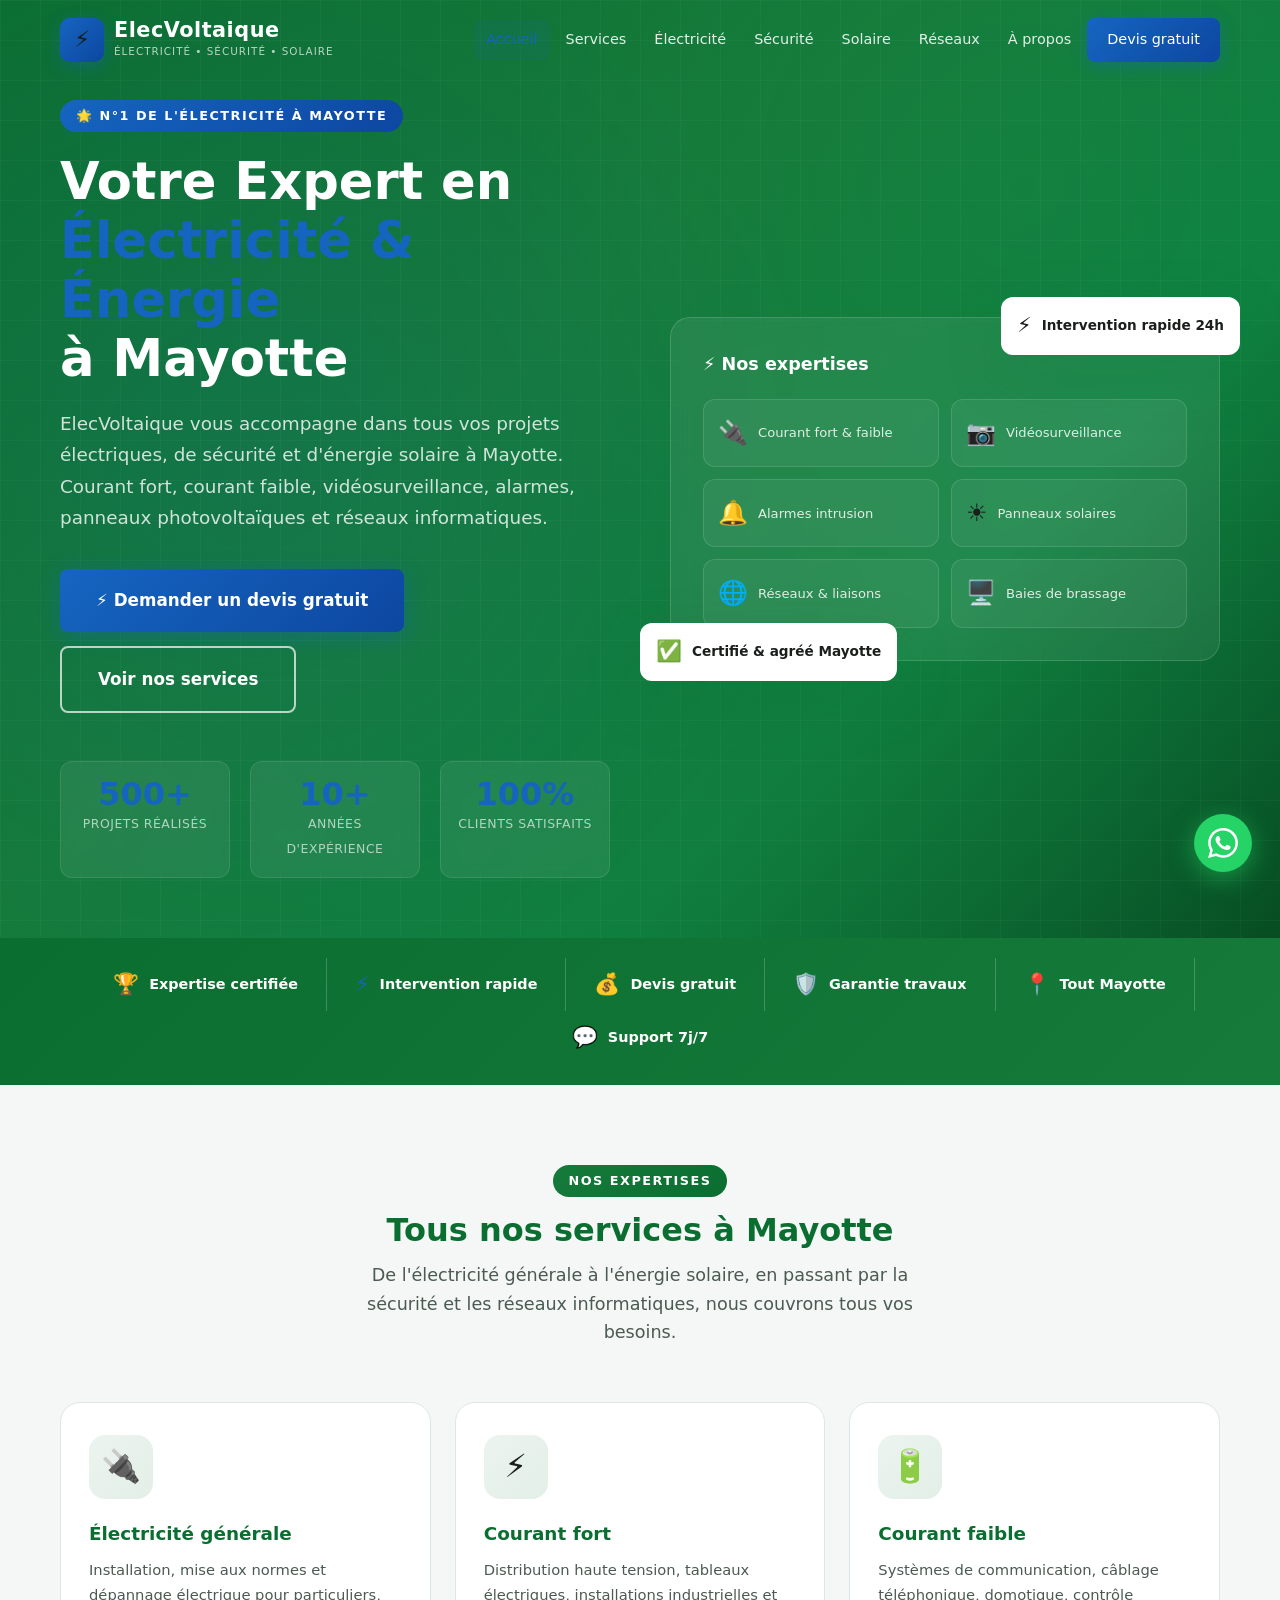
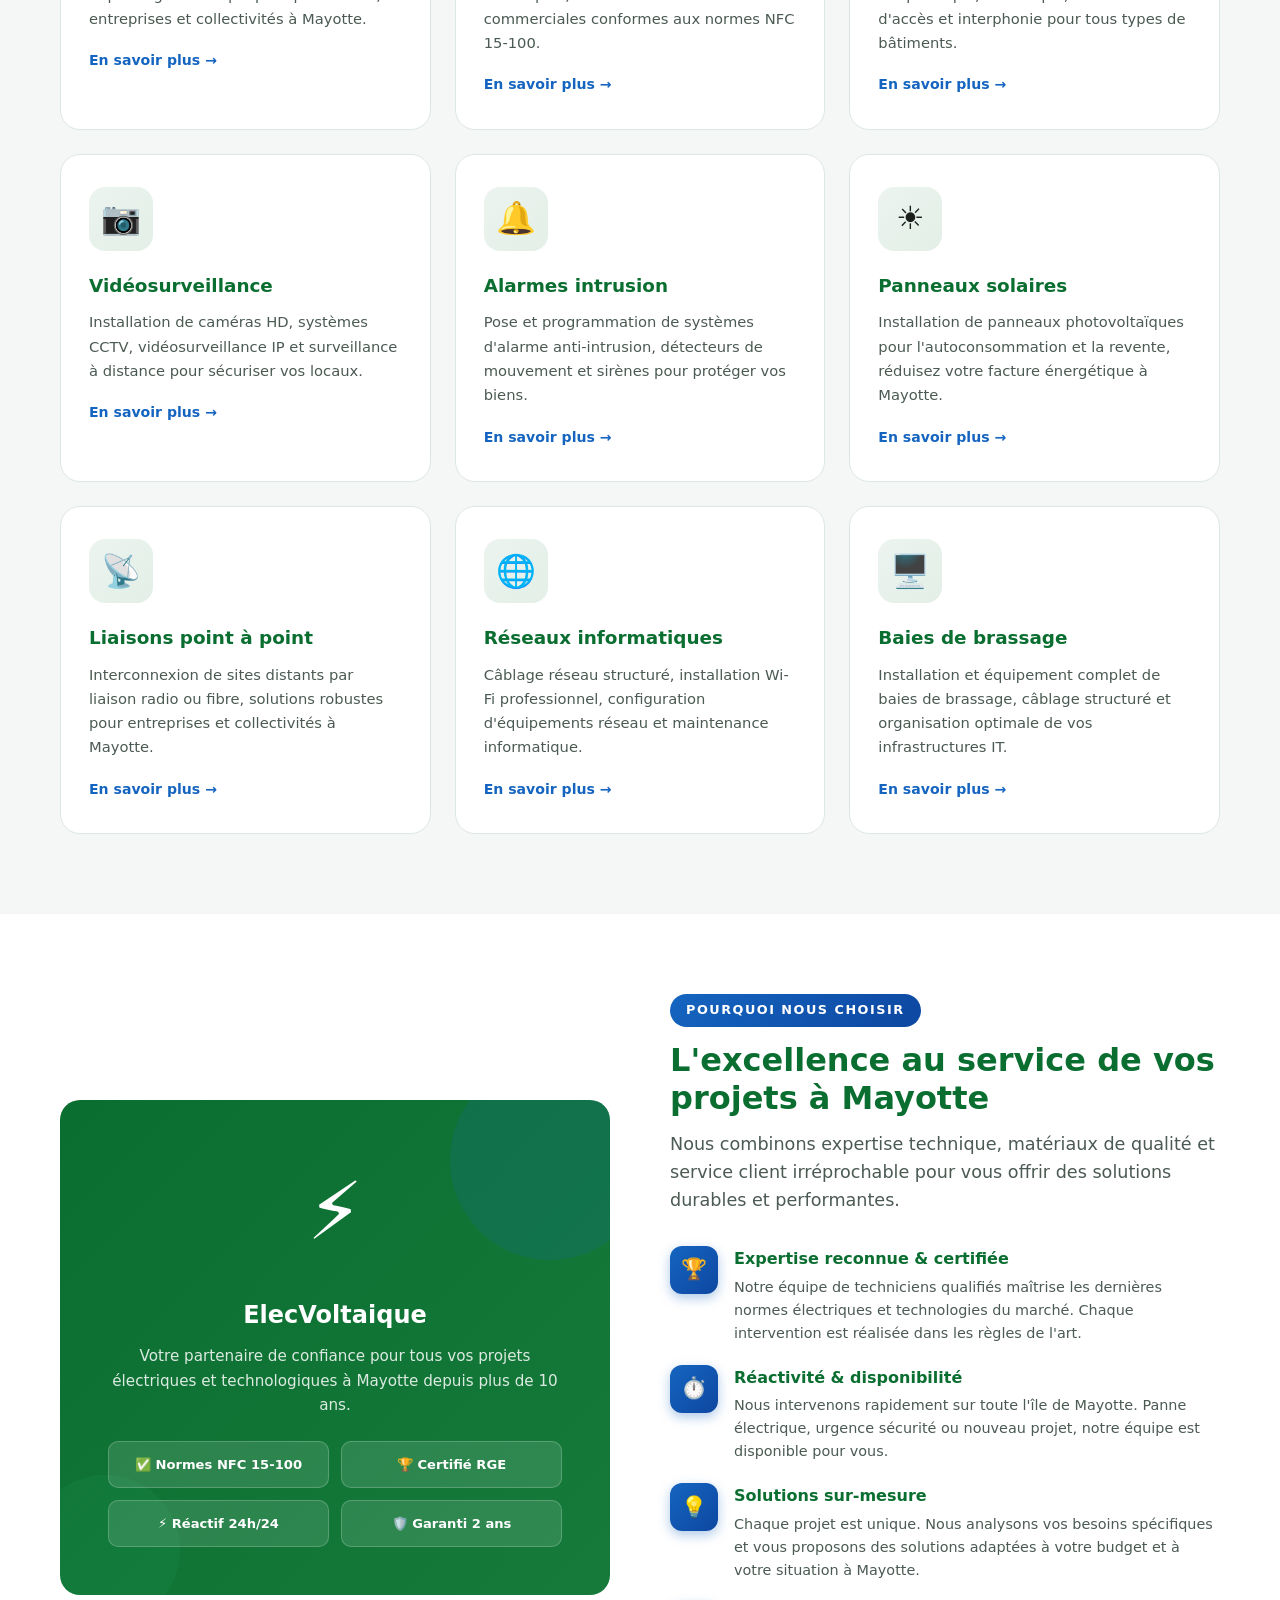
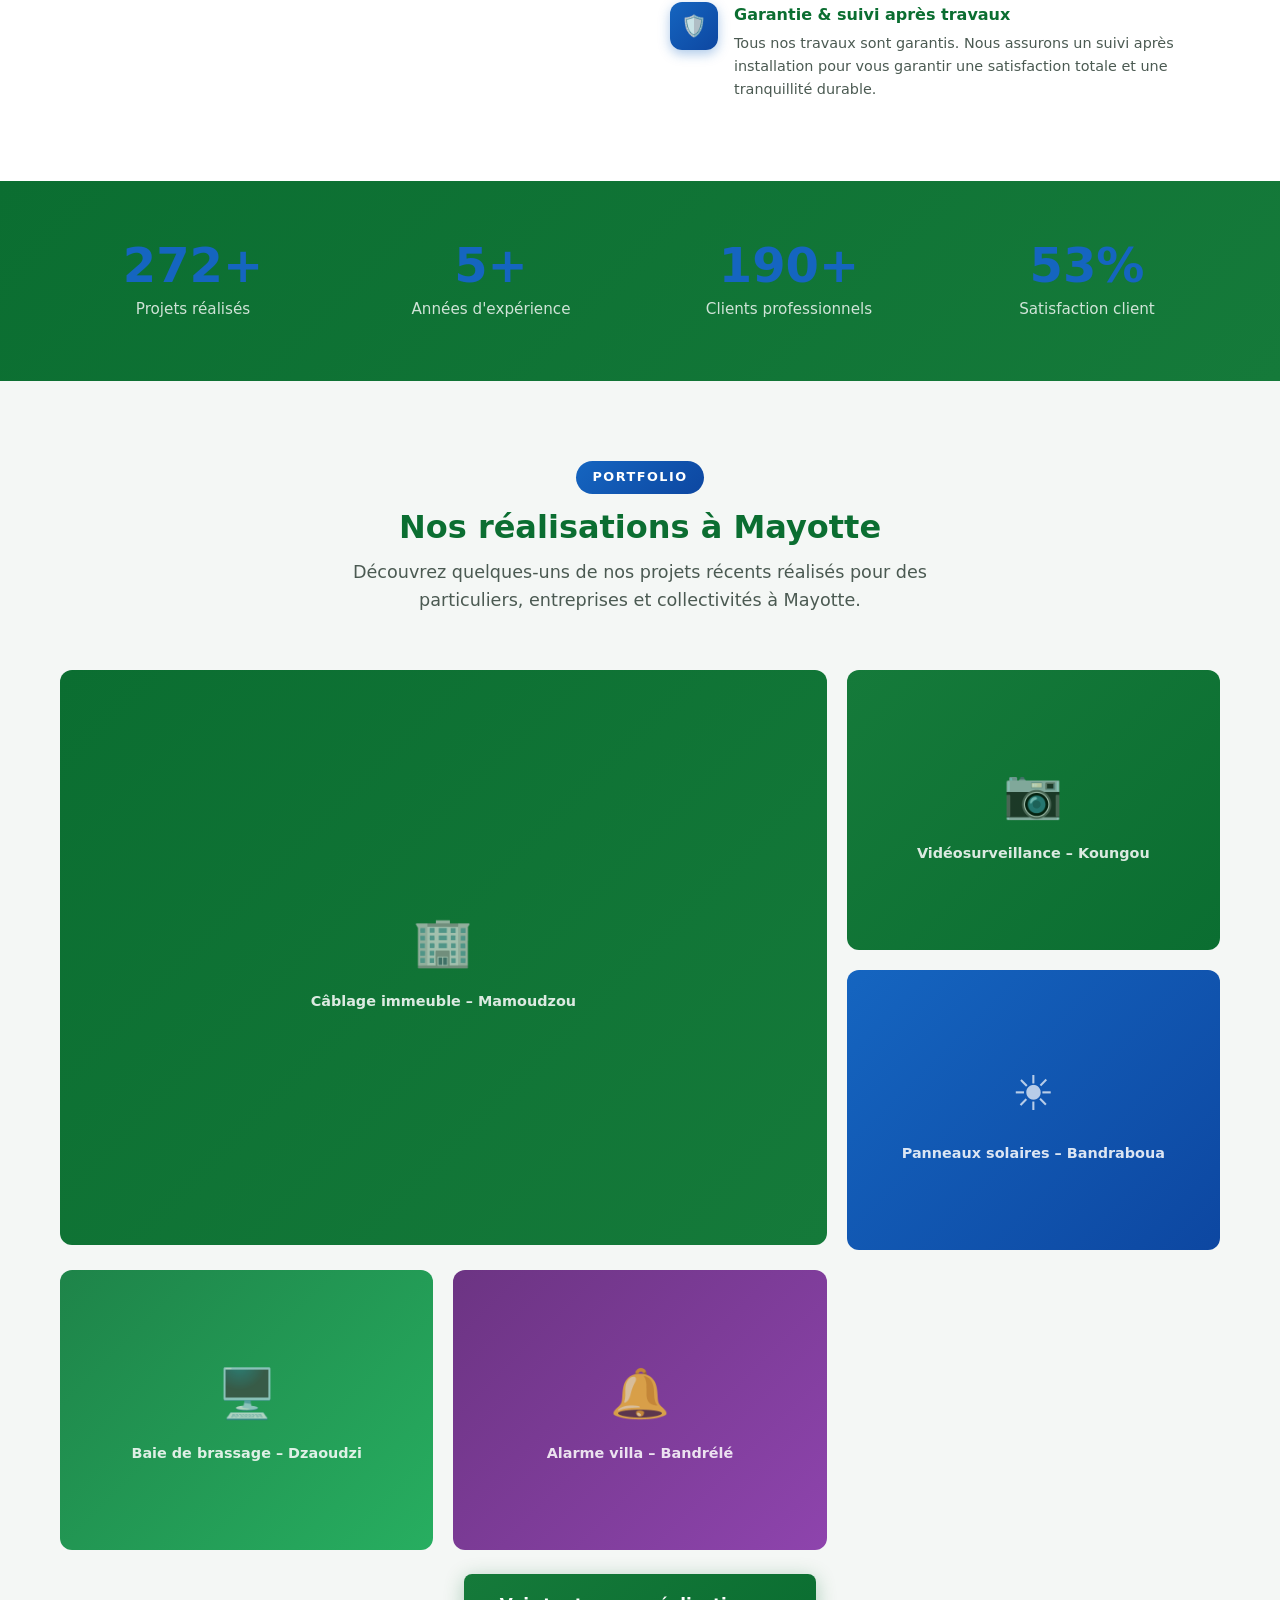
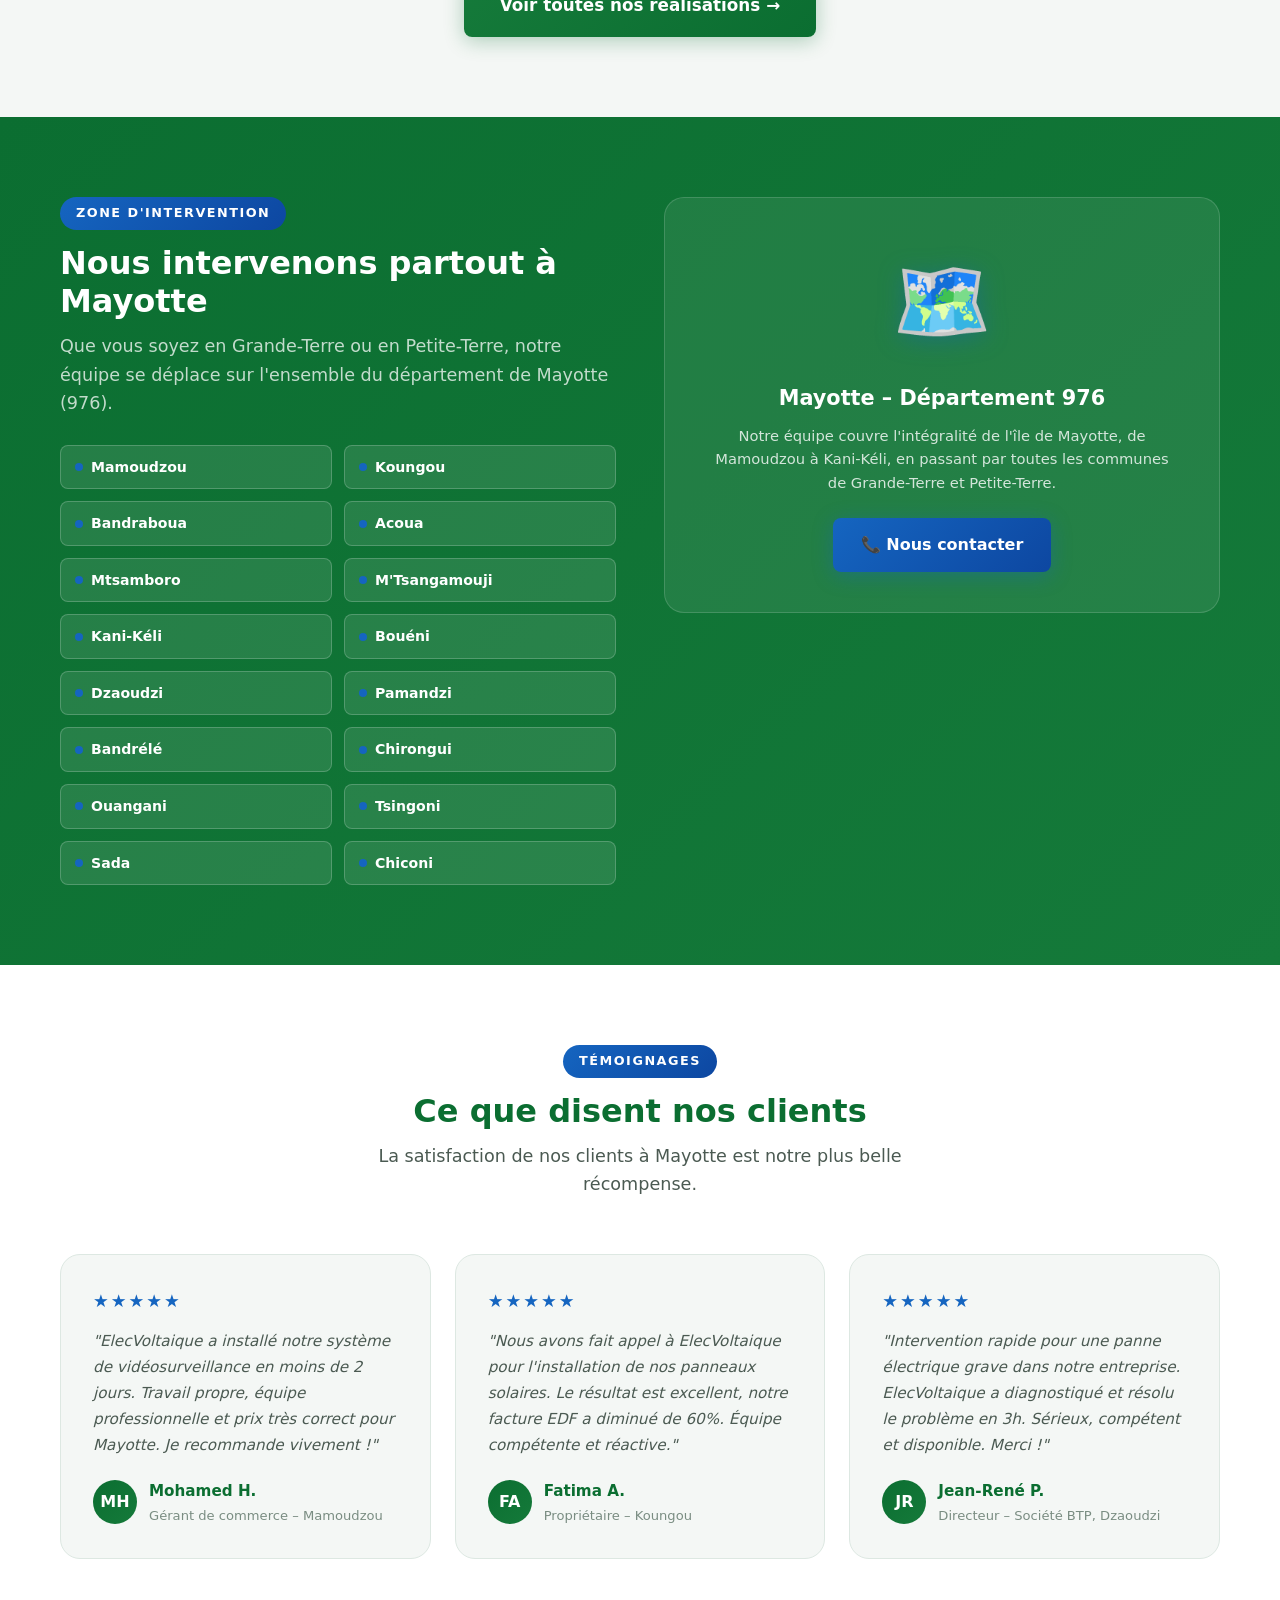
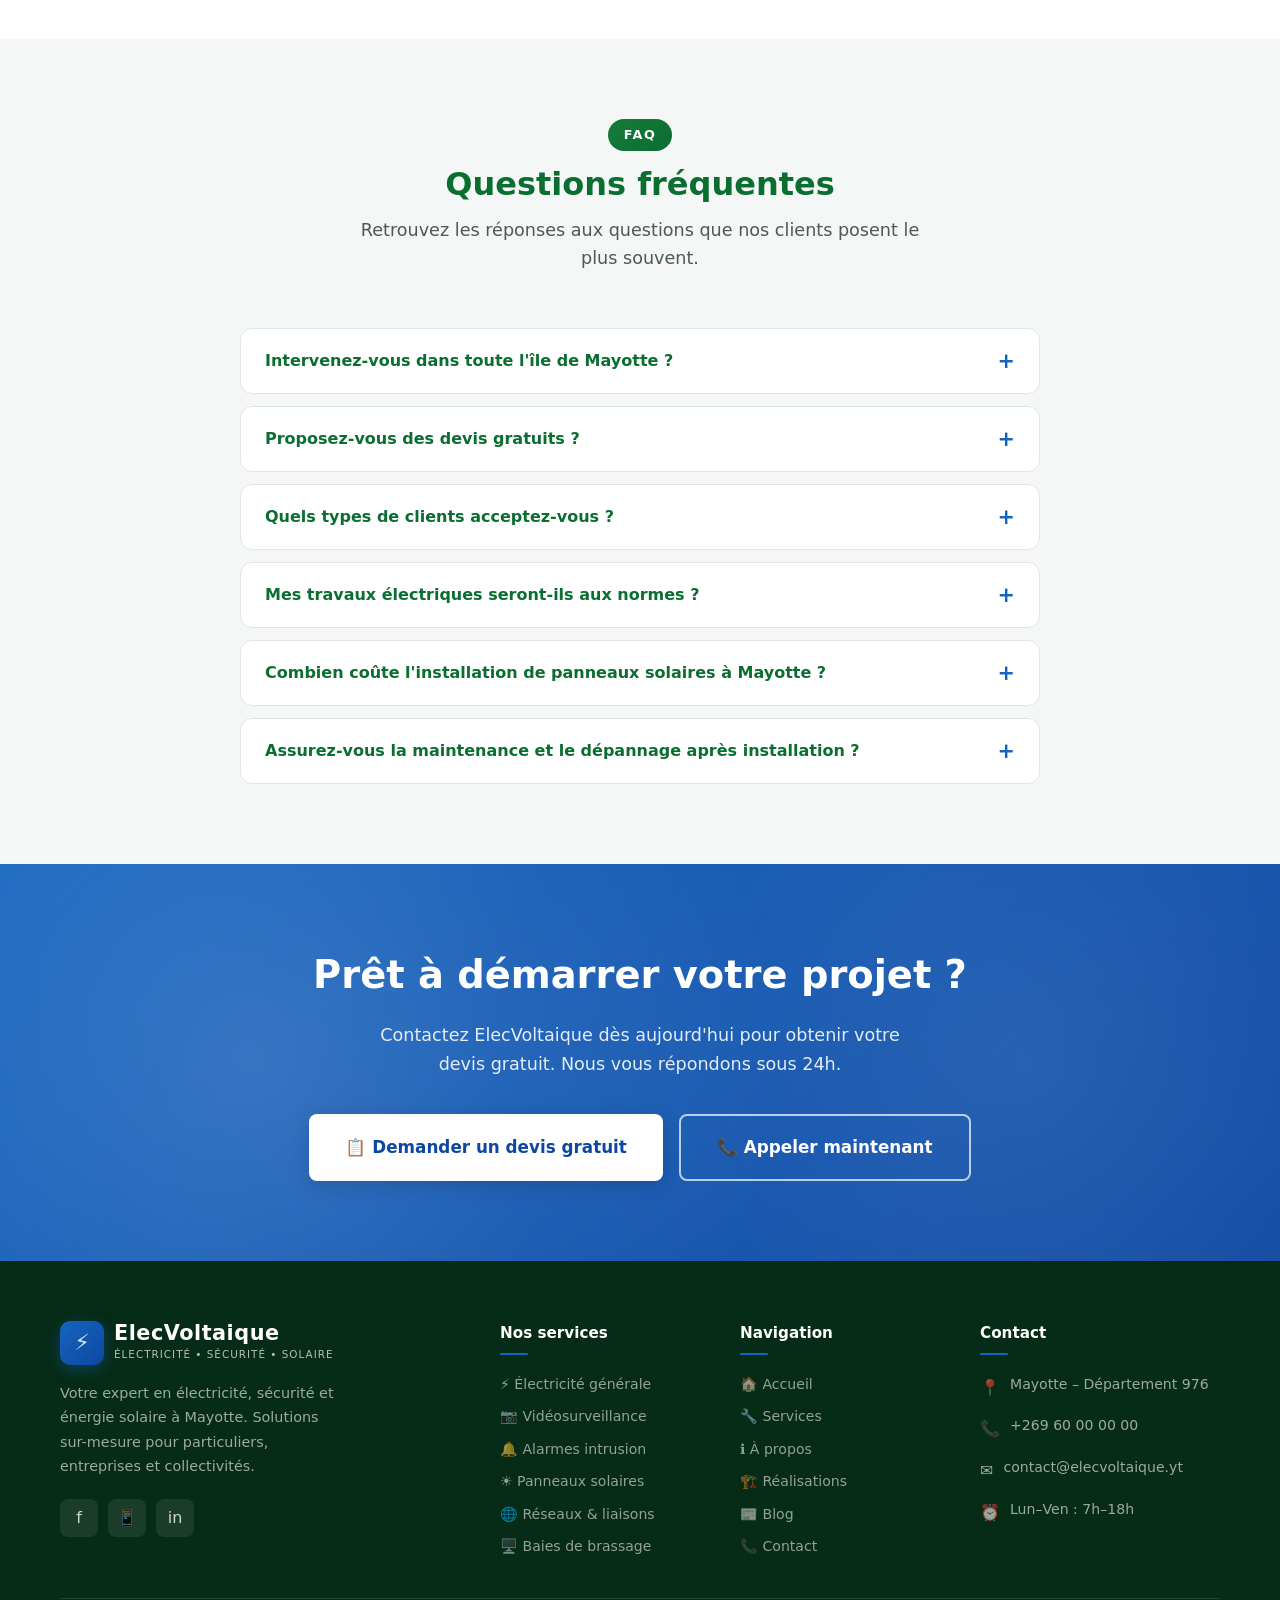
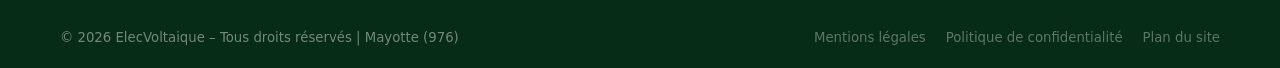
<file: index.html>
<!DOCTYPE html>
<html lang="fr">
<head>
  <meta charset="UTF-8">
  <meta name="viewport" content="width=device-width, initial-scale=1.0">
  <meta name="description" content="ElecVoltaique – Entreprise d'électricité à Mayotte. Installation électrique, caméras de surveillance, alarmes, panneaux solaires, réseaux informatiques. Devis gratuit.">
  <meta name="keywords" content="électricité Mayotte, entreprise électricité Mayotte, installation caméra Mayotte, pose alarme Mayotte, panneaux solaires Mayotte, courant fort Mayotte, courant faible Mayotte, réseau informatique Mayotte">
  <meta name="author" content="ElecVoltaique">
  <meta name="robots" content="index, follow">
  <title>ElecVoltaique – Électricité, Sécurité &amp; Énergie Solaire à Mayotte</title>

  <!-- Open Graph -->
  <meta property="og:title" content="ElecVoltaique – Électricité, Sécurité & Énergie Solaire à Mayotte">
  <meta property="og:description" content="Spécialiste en électricité générale, vidéosurveillance, alarmes, panneaux solaires et réseaux informatiques à Mayotte. Demandez votre devis gratuit.">
  <meta property="og:type" content="website">
  <meta property="og:url" content="https://www.elecvoltaique.yt/">
  <meta property="og:site_name" content="ElecVoltaique">
  <meta property="og:locale" content="fr_FR">

  <!-- Twitter Card -->
  <meta name="twitter:card" content="summary_large_image">
  <meta name="twitter:title" content="ElecVoltaique – Électricité & Énergie à Mayotte">
  <meta name="twitter:description" content="Votre expert en électricité, sécurité et énergie solaire à Mayotte. Devis gratuit.">

  <link rel="canonical" href="https://www.elecvoltaique.yt/">
  <link rel="stylesheet" href="css/style.css">
</head>
<body>

<!-- ===== HEADER ===== -->
<header>
  <div class="header-inner">
    <a href="index.html" class="logo" aria-label="ElecVoltaique - Accueil">
      <div class="logo-icon">⚡</div>
      <div class="logo-text">
        <span class="logo-name">ElecVoltaique</span>
        <span class="logo-tagline">Électricité • Sécurité • Solaire</span>
      </div>
    </a>
    <nav aria-label="Navigation principale">
      <a href="index.html" class="active">Accueil</a>
      <a href="services.html">Services</a>
      <a href="electricite.html">Électricité</a>
      <a href="securite.html">Sécurité</a>
      <a href="solaire.html">Solaire</a>
      <a href="reseaux.html">Réseaux</a>
      <a href="a-propos.html">À propos</a>
      <a href="contact.html" class="nav-cta">Devis gratuit</a>
    </nav>
    <button class="hamburger" aria-label="Menu" aria-expanded="false">
      <span></span><span></span><span></span>
    </button>
  </div>
</header>

<!-- ===== HERO SECTION ===== -->
<section class="hero" aria-labelledby="hero-title">
  <div class="hero-pattern" aria-hidden="true"></div>
  <div class="hero-content">
    <div class="hero-text">
      <div class="badge">🌟 N°1 de l'électricité à Mayotte</div>
      <h1 class="hero-title" id="hero-title">
        Votre Expert en<br>
        <span class="highlight">Électricité &amp; Énergie</span><br>
        à Mayotte
      </h1>
      <p class="hero-subtitle">
        ElecVoltaique vous accompagne dans tous vos projets électriques, de sécurité et d'énergie solaire à Mayotte. Courant fort, courant faible, vidéosurveillance, alarmes, panneaux photovoltaïques et réseaux informatiques.
      </p>
      <div class="hero-actions">
        <a href="contact.html" class="btn btn-primary btn-lg">
          ⚡ Demander un devis gratuit
        </a>
        <a href="services.html" class="btn btn-outline btn-lg">
          Voir nos services
        </a>
      </div>
      <div class="hero-stats">
        <div class="stat-item">
          <span class="stat-number">500+</span>
          <span class="stat-label">Projets réalisés</span>
        </div>
        <div class="stat-item">
          <span class="stat-number">10+</span>
          <span class="stat-label">Années d'expérience</span>
        </div>
        <div class="stat-item">
          <span class="stat-number">100%</span>
          <span class="stat-label">Clients satisfaits</span>
        </div>
      </div>
    </div>
    <div class="hero-visual" aria-hidden="true">
      <div class="hero-card">
        <div class="hero-card-title">
          ⚡ Nos expertises
        </div>
        <div class="services-grid-mini">
          <div class="service-mini-item">
            <span class="service-mini-icon">🔌</span>
            <span class="service-mini-text">Courant fort &amp; faible</span>
          </div>
          <div class="service-mini-item">
            <span class="service-mini-icon">📷</span>
            <span class="service-mini-text">Vidéosurveillance</span>
          </div>
          <div class="service-mini-item">
            <span class="service-mini-icon">🔔</span>
            <span class="service-mini-text">Alarmes intrusion</span>
          </div>
          <div class="service-mini-item">
            <span class="service-mini-icon">☀️</span>
            <span class="service-mini-text">Panneaux solaires</span>
          </div>
          <div class="service-mini-item">
            <span class="service-mini-icon">🌐</span>
            <span class="service-mini-text">Réseaux &amp; liaisons</span>
          </div>
          <div class="service-mini-item">
            <span class="service-mini-icon">🖥️</span>
            <span class="service-mini-text">Baies de brassage</span>
          </div>
        </div>
      </div>
      <div class="hero-float hero-float-1">
        <span class="float-icon">✅</span>
        <span>Certifié &amp; agréé Mayotte</span>
      </div>
      <div class="hero-float hero-float-2">
        <span class="float-icon">⚡</span>
        <span>Intervention rapide 24h</span>
      </div>
    </div>
  </div>
</section>

<!-- ===== BANDEAU REASSURANCE ===== -->
<div class="reassurance-bar" aria-label="Points forts">
  <div class="reassurance-inner">
    <div class="reassurance-item">
      <span class="icon">🏆</span>
      <span>Expertise certifiée</span>
    </div>
    <div class="reassurance-item">
      <span class="icon">⚡</span>
      <span>Intervention rapide</span>
    </div>
    <div class="reassurance-item">
      <span class="icon">💰</span>
      <span>Devis gratuit</span>
    </div>
    <div class="reassurance-item">
      <span class="icon">🛡️</span>
      <span>Garantie travaux</span>
    </div>
    <div class="reassurance-item">
      <span class="icon">📍</span>
      <span>Tout Mayotte</span>
    </div>
    <div class="reassurance-item">
      <span class="icon">💬</span>
      <span>Support 7j/7</span>
    </div>
  </div>
</div>

<!-- ===== NOS SERVICES ===== -->
<section class="services-section section-padding" aria-labelledby="services-title">
  <div class="container">
    <div class="section-header fade-in">
      <div class="badge badge-blue">Nos expertises</div>
      <h2 class="section-title" id="services-title">Tous nos services à Mayotte</h2>
      <p class="section-subtitle">De l'électricité générale à l'énergie solaire, en passant par la sécurité et les réseaux informatiques, nous couvrons tous vos besoins.</p>
    </div>
    <div class="services-grid">
      <article class="service-card fade-in delay-1">
        <div class="service-icon-wrap">🔌</div>
        <h3 class="service-card-title">Électricité générale</h3>
        <p class="service-card-desc">Installation, mise aux normes et dépannage électrique pour particuliers, entreprises et collectivités à Mayotte.</p>
        <a href="electricite.html" class="service-card-link">En savoir plus →</a>
      </article>
      <article class="service-card fade-in delay-2">
        <div class="service-icon-wrap">⚡</div>
        <h3 class="service-card-title">Courant fort</h3>
        <p class="service-card-desc">Distribution haute tension, tableaux électriques, installations industrielles et commerciales conformes aux normes NFC 15-100.</p>
        <a href="electricite.html" class="service-card-link">En savoir plus →</a>
      </article>
      <article class="service-card fade-in delay-3">
        <div class="service-icon-wrap">🔋</div>
        <h3 class="service-card-title">Courant faible</h3>
        <p class="service-card-desc">Systèmes de communication, câblage téléphonique, domotique, contrôle d'accès et interphonie pour tous types de bâtiments.</p>
        <a href="services.html" class="service-card-link">En savoir plus →</a>
      </article>
      <article class="service-card fade-in delay-4">
        <div class="service-icon-wrap">📷</div>
        <h3 class="service-card-title">Vidéosurveillance</h3>
        <p class="service-card-desc">Installation de caméras HD, systèmes CCTV, vidéosurveillance IP et surveillance à distance pour sécuriser vos locaux.</p>
        <a href="securite.html" class="service-card-link">En savoir plus →</a>
      </article>
      <article class="service-card fade-in delay-5">
        <div class="service-icon-wrap">🔔</div>
        <h3 class="service-card-title">Alarmes intrusion</h3>
        <p class="service-card-desc">Pose et programmation de systèmes d'alarme anti-intrusion, détecteurs de mouvement et sirènes pour protéger vos biens.</p>
        <a href="securite.html" class="service-card-link">En savoir plus →</a>
      </article>
      <article class="service-card fade-in delay-1">
        <div class="service-icon-wrap">☀️</div>
        <h3 class="service-card-title">Panneaux solaires</h3>
        <p class="service-card-desc">Installation de panneaux photovoltaïques pour l'autoconsommation et la revente, réduisez votre facture énergétique à Mayotte.</p>
        <a href="solaire.html" class="service-card-link">En savoir plus →</a>
      </article>
      <article class="service-card fade-in delay-2">
        <div class="service-icon-wrap">📡</div>
        <h3 class="service-card-title">Liaisons point à point</h3>
        <p class="service-card-desc">Interconnexion de sites distants par liaison radio ou fibre, solutions robustes pour entreprises et collectivités à Mayotte.</p>
        <a href="reseaux.html" class="service-card-link">En savoir plus →</a>
      </article>
      <article class="service-card fade-in delay-3">
        <div class="service-icon-wrap">🌐</div>
        <h3 class="service-card-title">Réseaux informatiques</h3>
        <p class="service-card-desc">Câblage réseau structuré, installation Wi-Fi professionnel, configuration d'équipements réseau et maintenance informatique.</p>
        <a href="reseaux.html" class="service-card-link">En savoir plus →</a>
      </article>
      <article class="service-card fade-in delay-4">
        <div class="service-icon-wrap">🖥️</div>
        <h3 class="service-card-title">Baies de brassage</h3>
        <p class="service-card-desc">Installation et équipement complet de baies de brassage, câblage structuré et organisation optimale de vos infrastructures IT.</p>
        <a href="reseaux.html" class="service-card-link">En savoir plus →</a>
      </article>
    </div>
  </div>
</section>

<!-- ===== POURQUOI CHOISIR ELECVOLTAIQUE ===== -->
<section class="why-section section-padding" aria-labelledby="why-title">
  <div class="container">
    <div class="why-grid">
      <div class="why-visual fade-left">
        <div class="why-image-block">
          <div class="why-main-icon">⚡</div>
          <h3>ElecVoltaique</h3>
          <p>Votre partenaire de confiance pour tous vos projets électriques et technologiques à Mayotte depuis plus de 10 ans.</p>
          <div class="why-badge-grid">
            <div class="why-badge-item">✅ Normes NFC 15-100</div>
            <div class="why-badge-item">🏆 Certifié RGE</div>
            <div class="why-badge-item">⚡ Réactif 24h/24</div>
            <div class="why-badge-item">🛡️ Garanti 2 ans</div>
          </div>
        </div>
      </div>
      <div class="fade-right">
        <div class="badge">Pourquoi nous choisir</div>
        <h2 class="section-title" id="why-title">L'excellence au service de vos projets à Mayotte</h2>
        <p class="section-subtitle" style="margin-bottom: 32px;">Nous combinons expertise technique, matériaux de qualité et service client irréprochable pour vous offrir des solutions durables et performantes.</p>
        <div class="why-list">
          <div class="why-item">
            <div class="why-item-icon">🏆</div>
            <div class="why-item-content">
              <h4>Expertise reconnue &amp; certifiée</h4>
              <p>Notre équipe de techniciens qualifiés maîtrise les dernières normes électriques et technologies du marché. Chaque intervention est réalisée dans les règles de l'art.</p>
            </div>
          </div>
          <div class="why-item">
            <div class="why-item-icon">⏱️</div>
            <div class="why-item-content">
              <h4>Réactivité &amp; disponibilité</h4>
              <p>Nous intervenons rapidement sur toute l'île de Mayotte. Panne électrique, urgence sécurité ou nouveau projet, notre équipe est disponible pour vous.</p>
            </div>
          </div>
          <div class="why-item">
            <div class="why-item-icon">💡</div>
            <div class="why-item-content">
              <h4>Solutions sur-mesure</h4>
              <p>Chaque projet est unique. Nous analysons vos besoins spécifiques et vous proposons des solutions adaptées à votre budget et à votre situation à Mayotte.</p>
            </div>
          </div>
          <div class="why-item">
            <div class="why-item-icon">🛡️</div>
            <div class="why-item-content">
              <h4>Garantie &amp; suivi après travaux</h4>
              <p>Tous nos travaux sont garantis. Nous assurons un suivi après installation pour vous garantir une satisfaction totale et une tranquillité durable.</p>
            </div>
          </div>
        </div>
      </div>
    </div>
  </div>
</section>

<!-- ===== STATS ===== -->
<section class="stats-section" aria-label="Nos chiffres clés">
  <div class="container">
    <div class="stats-grid">
      <div class="counter-item fade-in">
        <span class="counter-number" data-target="500" data-suffix="+">500+</span>
        <div class="counter-label">Projets réalisés</div>
      </div>
      <div class="counter-item fade-in delay-2">
        <span class="counter-number" data-target="10" data-suffix="+">10+</span>
        <div class="counter-label">Années d'expérience</div>
      </div>
      <div class="counter-item fade-in delay-3">
        <span class="counter-number" data-target="350" data-suffix="+">350+</span>
        <div class="counter-label">Clients professionnels</div>
      </div>
      <div class="counter-item fade-in delay-4">
        <span class="counter-number" data-target="98" data-suffix="%">98%</span>
        <div class="counter-label">Satisfaction client</div>
      </div>
    </div>
  </div>
</section>

<!-- ===== NOS REALISATIONS ===== -->
<section class="realisations-section section-padding" aria-labelledby="realisations-title">
  <div class="container">
    <div class="section-header fade-in">
      <div class="badge">Portfolio</div>
      <h2 class="section-title" id="realisations-title">Nos réalisations à Mayotte</h2>
      <p class="section-subtitle">Découvrez quelques-uns de nos projets récents réalisés pour des particuliers, entreprises et collectivités à Mayotte.</p>
    </div>
    <div class="gallery-grid">
      <div class="gallery-item fade-in" data-lightbox data-icon="🏢" data-title="Câblage immeuble résidentiel – Mamoudzou" data-desc="Installation électrique complète d'un immeuble de 12 logements : tableau général, distribution, prises et éclairage.">
        <div class="gallery-placeholder">
          <span class="icon">🏢</span>
          <span>Câblage immeuble – Mamoudzou</span>
        </div>
        <div class="gallery-overlay">
          <h4>Câblage immeuble résidentiel</h4>
          <p>Mamoudzou – 12 logements</p>
        </div>
      </div>
      <div class="gallery-item fade-in delay-1" data-lightbox data-icon="📷" data-title="Vidéosurveillance commerce – Koungou" data-desc="Pose de 8 caméras HD avec enregistrement et accès à distance pour un commerce à Koungou.">
        <div class="gallery-placeholder" style="background: linear-gradient(135deg, #157a3a, #0b6e31)">
          <span class="icon">📷</span>
          <span>Vidéosurveillance – Koungou</span>
        </div>
        <div class="gallery-overlay">
          <h4>Vidéosurveillance commerce</h4>
          <p>Koungou – 8 caméras HD</p>
        </div>
      </div>
      <div class="gallery-item fade-in delay-2" data-lightbox data-icon="☀️" data-title="Installation solaire – Bandraboua" data-desc="Pose de 20 panneaux photovoltaïques pour une maison individuelle, autoconsommation totale.">
        <div class="gallery-placeholder" style="background: linear-gradient(135deg, #1565c0, #0d47a1)">
          <span class="icon">☀️</span>
          <span>Panneaux solaires – Bandraboua</span>
        </div>
        <div class="gallery-overlay">
          <h4>Installation photovoltaïque</h4>
          <p>Bandraboua – 20 panneaux</p>
        </div>
      </div>
      <div class="gallery-item fade-in delay-3" data-lightbox data-icon="🖥️" data-title="Baie de brassage bureau – Dzaoudzi" data-desc="Installation et équipement complet d'une baie de brassage 42U pour une entreprise à Dzaoudzi.">
        <div class="gallery-placeholder" style="background: linear-gradient(135deg, #1e8449, #27ae60)">
          <span class="icon">🖥️</span>
          <span>Baie de brassage – Dzaoudzi</span>
        </div>
        <div class="gallery-overlay">
          <h4>Baie de brassage 42U</h4>
          <p>Dzaoudzi – Entreprise</p>
        </div>
      </div>
      <div class="gallery-item fade-in delay-4" data-lightbox data-icon="🔔" data-title="Système d'alarme villa – Bandrélé" data-desc="Pose d'un système d'alarme intrusion complet avec détecteurs, sirène et monitoring à distance.">
        <div class="gallery-placeholder" style="background: linear-gradient(135deg, #6c3483, #8e44ad)">
          <span class="icon">🔔</span>
          <span>Alarme villa – Bandrélé</span>
        </div>
        <div class="gallery-overlay">
          <h4>Alarme intrusion</h4>
          <p>Bandrélé – Villa privée</p>
        </div>
      </div>
    </div>
    <div class="text-center mt-6">
      <a href="realisations.html" class="btn btn-blue btn-lg">Voir toutes nos réalisations →</a>
    </div>
  </div>
</section>

<!-- ===== ZONES D'INTERVENTION ===== -->
<section class="zones-section section-padding" aria-labelledby="zones-title">
  <div class="container">
    <div class="zones-grid">
      <div class="fade-left">
        <div class="badge">Zone d'intervention</div>
        <h2 class="section-title text-white" id="zones-title">Nous intervenons partout à Mayotte</h2>
        <p class="section-subtitle" style="color: rgba(255,255,255,0.75);">Que vous soyez en Grande-Terre ou en Petite-Terre, notre équipe se déplace sur l'ensemble du département de Mayotte (976).</p>
        <div class="zones-list">
          <div class="zone-tag"><span class="zone-dot"></span>Mamoudzou</div>
          <div class="zone-tag"><span class="zone-dot"></span>Koungou</div>
          <div class="zone-tag"><span class="zone-dot"></span>Bandraboua</div>
          <div class="zone-tag"><span class="zone-dot"></span>Acoua</div>
          <div class="zone-tag"><span class="zone-dot"></span>Mtsamboro</div>
          <div class="zone-tag"><span class="zone-dot"></span>M'Tsangamouji</div>
          <div class="zone-tag"><span class="zone-dot"></span>Kani-Kéli</div>
          <div class="zone-tag"><span class="zone-dot"></span>Bouéni</div>
          <div class="zone-tag"><span class="zone-dot"></span>Dzaoudzi</div>
          <div class="zone-tag"><span class="zone-dot"></span>Pamandzi</div>
          <div class="zone-tag"><span class="zone-dot"></span>Bandrélé</div>
          <div class="zone-tag"><span class="zone-dot"></span>Chirongui</div>
          <div class="zone-tag"><span class="zone-dot"></span>Ouangani</div>
          <div class="zone-tag"><span class="zone-dot"></span>Tsingoni</div>
          <div class="zone-tag"><span class="zone-dot"></span>Sada</div>
          <div class="zone-tag"><span class="zone-dot"></span>Chiconi</div>
        </div>
      </div>
      <div class="zones-map fade-right">
        <div class="map-icon">🗺️</div>
        <h3>Mayotte – Département 976</h3>
        <p>Notre équipe couvre l'intégralité de l'île de Mayotte, de Mamoudzou à Kani-Kéli, en passant par toutes les communes de Grande-Terre et Petite-Terre.</p>
        <div style="margin-top: 24px;">
          <a href="contact.html" class="btn btn-primary">📞 Nous contacter</a>
        </div>
      </div>
    </div>
  </div>
</section>

<!-- ===== TEMOIGNAGES ===== -->
<section class="testimonials-section section-padding" aria-labelledby="temoignages-title">
  <div class="container">
    <div class="section-header fade-in">
      <div class="badge">Témoignages</div>
      <h2 class="section-title" id="temoignages-title">Ce que disent nos clients</h2>
      <p class="section-subtitle">La satisfaction de nos clients à Mayotte est notre plus belle récompense.</p>
    </div>
    <div class="testimonials-grid">
      <article class="testimonial-card fade-in delay-1">
        <div class="testimonial-stars">★★★★★</div>
        <p class="testimonial-text">"ElecVoltaique a installé notre système de vidéosurveillance en moins de 2 jours. Travail propre, équipe professionnelle et prix très correct pour Mayotte. Je recommande vivement !"</p>
        <div class="testimonial-author">
          <div class="author-avatar">MH</div>
          <div class="author-info">
            <div class="name">Mohamed H.</div>
            <div class="role">Gérant de commerce – Mamoudzou</div>
          </div>
        </div>
      </article>
      <article class="testimonial-card fade-in delay-2">
        <div class="testimonial-stars">★★★★★</div>
        <p class="testimonial-text">"Nous avons fait appel à ElecVoltaique pour l'installation de nos panneaux solaires. Le résultat est excellent, notre facture EDF a diminué de 60%. Équipe compétente et réactive."</p>
        <div class="testimonial-author">
          <div class="author-avatar">FA</div>
          <div class="author-info">
            <div class="name">Fatima A.</div>
            <div class="role">Propriétaire – Koungou</div>
          </div>
        </div>
      </article>
      <article class="testimonial-card fade-in delay-3">
        <div class="testimonial-stars">★★★★★</div>
        <p class="testimonial-text">"Intervention rapide pour une panne électrique grave dans notre entreprise. ElecVoltaique a diagnostiqué et résolu le problème en 3h. Sérieux, compétent et disponible. Merci !"</p>
        <div class="testimonial-author">
          <div class="author-avatar">JR</div>
          <div class="author-info">
            <div class="name">Jean-René P.</div>
            <div class="role">Directeur – Société BTP, Dzaoudzi</div>
          </div>
        </div>
      </article>
    </div>
  </div>
</section>

<!-- ===== FAQ ===== -->
<section class="faq-section section-padding" aria-labelledby="faq-title">
  <div class="container">
    <div class="section-header fade-in">
      <div class="badge badge-blue">FAQ</div>
      <h2 class="section-title" id="faq-title">Questions fréquentes</h2>
      <p class="section-subtitle">Retrouvez les réponses aux questions que nos clients posent le plus souvent.</p>
    </div>
    <div class="faq-list">
      <div class="faq-item">
        <button class="faq-question">
          Intervenez-vous dans toute l'île de Mayotte ?
          <span class="faq-icon">+</span>
        </button>
        <div class="faq-answer">
          <p>Oui, ElecVoltaique intervient sur l'ensemble du département de Mayotte (976), en Grande-Terre et en Petite-Terre. Mamoudzou, Koungou, Bandraboua, Dzaoudzi, Bandrélé, Bouéni, Chirongui... nous nous déplaçons partout sur l'île.</p>
        </div>
      </div>
      <div class="faq-item">
        <button class="faq-question">
          Proposez-vous des devis gratuits ?
          <span class="faq-icon">+</span>
        </button>
        <div class="faq-answer">
          <p>Absolument ! Tous nos devis sont gratuits et sans engagement. Contactez-nous via le formulaire de contact, par téléphone ou par WhatsApp. Nous nous déplaçons pour étudier votre projet et vous remettre un devis détaillé sous 48h.</p>
        </div>
      </div>
      <div class="faq-item">
        <button class="faq-question">
          Quels types de clients acceptez-vous ?
          <span class="faq-icon">+</span>
        </button>
        <div class="faq-answer">
          <p>ElecVoltaique travaille pour tout type de clientèle : particuliers, entreprises, commerces, associations, collectivités et maîtres d'ouvrage. Nous adaptons nos solutions à chaque profil et chaque budget.</p>
        </div>
      </div>
      <div class="faq-item">
        <button class="faq-question">
          Mes travaux électriques seront-ils aux normes ?
          <span class="faq-icon">+</span>
        </button>
        <div class="faq-answer">
          <p>Oui, tous nos travaux sont réalisés conformément aux normes NFC 15-100 et aux réglementations en vigueur. Nous remettons un certificat de conformité à la fin de chaque installation électrique.</p>
        </div>
      </div>
      <div class="faq-item">
        <button class="faq-question">
          Combien coûte l'installation de panneaux solaires à Mayotte ?
          <span class="faq-icon">+</span>
        </button>
        <div class="faq-answer">
          <p>Le coût dépend de la surface de toiture, du nombre de panneaux et de la puissance souhaitée. Contactez-nous pour un devis personnalisé gratuit. Nos installations sont réalisées avec du matériel certifié et adapté au climat de Mayotte.</p>
        </div>
      </div>
      <div class="faq-item">
        <button class="faq-question">
          Assurez-vous la maintenance et le dépannage après installation ?
          <span class="faq-icon">+</span>
        </button>
        <div class="faq-answer">
          <p>Oui, nous proposons des contrats de maintenance préventive et curative pour tous nos équipements installés. Notre équipe est disponible pour intervenir rapidement en cas de panne ou de dysfonctionnement.</p>
        </div>
      </div>
    </div>
  </div>
</section>

<!-- ===== CTA CONTACT ===== -->
<section class="contact-cta" aria-labelledby="cta-title">
  <div class="container">
    <div class="contact-cta-content">
      <h2 id="cta-title">Prêt à démarrer votre projet ?</h2>
      <p>Contactez ElecVoltaique dès aujourd'hui pour obtenir votre devis gratuit. Nous vous répondons sous 24h.</p>
      <div class="actions">
        <a href="contact.html" class="btn btn-white btn-lg">
          📋 Demander un devis gratuit
        </a>
        <a href="tel:+269600000000" class="btn btn-outline btn-lg">
          📞 Appeler maintenant
        </a>
      </div>
    </div>
  </div>
</section>

<!-- ===== FOOTER ===== -->
<footer>
  <div class="container">
    <div class="footer-grid">
      <div class="footer-brand">
        <div class="logo">
          <div class="logo-icon">⚡</div>
          <div class="logo-text">
            <span class="logo-name">ElecVoltaique</span>
            <span class="logo-tagline">Électricité • Sécurité • Solaire</span>
          </div>
        </div>
        <p>Votre expert en électricité, sécurité et énergie solaire à Mayotte. Solutions sur-mesure pour particuliers, entreprises et collectivités.</p>
        <div class="footer-social">
          <a href="#" class="social-link" aria-label="Facebook">f</a>
          <a href="#" class="social-link" aria-label="WhatsApp">📱</a>
          <a href="#" class="social-link" aria-label="LinkedIn">in</a>
        </div>
      </div>
      <div class="footer-col">
        <h4>Nos services</h4>
        <ul>
          <li><a href="electricite.html">⚡ Électricité générale</a></li>
          <li><a href="securite.html">📷 Vidéosurveillance</a></li>
          <li><a href="securite.html">🔔 Alarmes intrusion</a></li>
          <li><a href="solaire.html">☀️ Panneaux solaires</a></li>
          <li><a href="reseaux.html">🌐 Réseaux & liaisons</a></li>
          <li><a href="reseaux.html">🖥️ Baies de brassage</a></li>
        </ul>
      </div>
      <div class="footer-col">
        <h4>Navigation</h4>
        <ul>
          <li><a href="index.html">🏠 Accueil</a></li>
          <li><a href="services.html">🔧 Services</a></li>
          <li><a href="a-propos.html">ℹ️ À propos</a></li>
          <li><a href="realisations.html">🏗️ Réalisations</a></li>
          <li><a href="blog.html">📰 Blog</a></li>
          <li><a href="contact.html">📞 Contact</a></li>
        </ul>
      </div>
      <div class="footer-col">
        <h4>Contact</h4>
        <div class="footer-contact-items">
          <div class="footer-contact-item">
            <span class="fci-icon">📍</span>
            <span>Mayotte – Département 976</span>
          </div>
          <div class="footer-contact-item">
            <span class="fci-icon">📞</span>
            <span>+269 60 00 00 00</span>
          </div>
          <div class="footer-contact-item">
            <span class="fci-icon">✉️</span>
            <span>contact@elecvoltaique.yt</span>
          </div>
          <div class="footer-contact-item">
            <span class="fci-icon">⏰</span>
            <span>Lun–Ven : 7h–18h</span>
          </div>
        </div>
      </div>
    </div>
    <div class="footer-bottom">
      <span>© <span class="copyright-year">2024</span> ElecVoltaique – Tous droits réservés | Mayotte (976)</span>
      <div style="display: flex; gap: 20px;">
        <a href="#">Mentions légales</a>
        <a href="#">Politique de confidentialité</a>
        <a href="sitemap.xml">Plan du site</a>
      </div>
    </div>
  </div>
</footer>

<!-- ===== WHATSAPP FLOTTANT ===== -->
<a href="https://wa.me/269600000000?text=Bonjour%20ElecVoltaique%2C%20je%20souhaite%20obtenir%20un%20devis." class="whatsapp-float" target="_blank" rel="noopener" aria-label="Contacter ElecVoltaique sur WhatsApp">
  <svg viewBox="0 0 24 24" xmlns="http://www.w3.org/2000/svg" aria-hidden="true">
    <path d="M17.472 14.382c-.297-.149-1.758-.867-2.03-.967-.273-.099-.471-.148-.67.15-.197.297-.767.966-.94 1.164-.173.199-.347.223-.644.075-.297-.15-1.255-.463-2.39-1.475-.883-.788-1.48-1.761-1.653-2.059-.173-.297-.018-.458.13-.606.134-.133.298-.347.446-.52.149-.174.198-.298.298-.497.099-.198.05-.371-.025-.52-.075-.149-.669-1.612-.916-2.207-.242-.579-.487-.5-.669-.51-.173-.008-.371-.01-.57-.01-.198 0-.52.074-.792.372-.272.297-1.04 1.016-1.04 2.479 0 1.462 1.065 2.875 1.213 3.074.149.198 2.096 3.2 5.077 4.487.709.306 1.262.489 1.694.625.712.227 1.36.195 1.871.118.571-.085 1.758-.719 2.006-1.413.248-.694.248-1.289.173-1.413-.074-.124-.272-.198-.57-.347m-5.421 7.403h-.004a9.87 9.87 0 01-5.031-1.378l-.361-.214-3.741.982.998-3.648-.235-.374a9.86 9.86 0 01-1.51-5.26c.001-5.45 4.436-9.884 9.888-9.884 2.64 0 5.122 1.03 6.988 2.898a9.825 9.825 0 012.893 6.994c-.003 5.45-4.437 9.884-9.885 9.884m8.413-18.297A11.815 11.815 0 0012.05 0C5.495 0 .16 5.335.157 11.892c0 2.096.547 4.142 1.588 5.945L.057 24l6.305-1.654a11.882 11.882 0 005.683 1.448h.005c6.554 0 11.89-5.335 11.893-11.893a11.821 11.821 0 00-3.48-8.413z"/>
  </svg>
</a>

<!-- ===== RETOUR EN HAUT ===== -->
<button class="back-to-top" aria-label="Retour en haut de page">↑</button>

<!-- ===== MODAL DEVIS ===== -->
<div id="devisModal" class="modal-overlay" role="dialog" aria-modal="true" aria-labelledby="modal-title">
  <div class="modal-box">
    <button class="modal-close" aria-label="Fermer">✕</button>
    <h2 class="modal-title" id="modal-title">⚡ Demander un devis gratuit</h2>
    <p class="modal-subtitle">Remplissez ce formulaire et nous vous recontactons sous 24h.</p>
    <form class="devis-form">
      <div class="form-grid">
        <div class="form-group">
          <label for="modal-nom">Nom *</label>
          <input type="text" id="modal-nom" name="nom" placeholder="Votre nom" required>
        </div>
        <div class="form-group">
          <label for="modal-tel">Téléphone *</label>
          <input type="tel" id="modal-tel" name="telephone" placeholder="+269 60 00 00 00" required>
        </div>
        <div class="form-group full-width">
          <label for="modal-service">Service souhaité</label>
          <select id="modal-service" name="service">
            <option value="">Choisir un service</option>
            <option>Électricité générale</option>
            <option>Courant fort / faible</option>
            <option>Vidéosurveillance</option>
            <option>Alarme intrusion</option>
            <option>Panneaux solaires</option>
            <option>Réseaux informatiques</option>
            <option>Baie de brassage</option>
            <option>Liaisons point à point</option>
            <option>Autre</option>
          </select>
        </div>
        <div class="form-group full-width">
          <label for="modal-message">Description du projet</label>
          <textarea id="modal-message" name="message" placeholder="Décrivez brièvement votre projet..." rows="4"></textarea>
        </div>
      </div>
      <button type="submit" class="btn btn-primary" style="width:100%;">
        ⚡ Envoyer ma demande de devis
      </button>
      <div class="form-success">✅ Votre demande a été envoyée ! Nous vous recontactons sous 24h.</div>
    </form>
  </div>
</div>

<script src="js/script.js"></script>
</body>
</html>
</file>
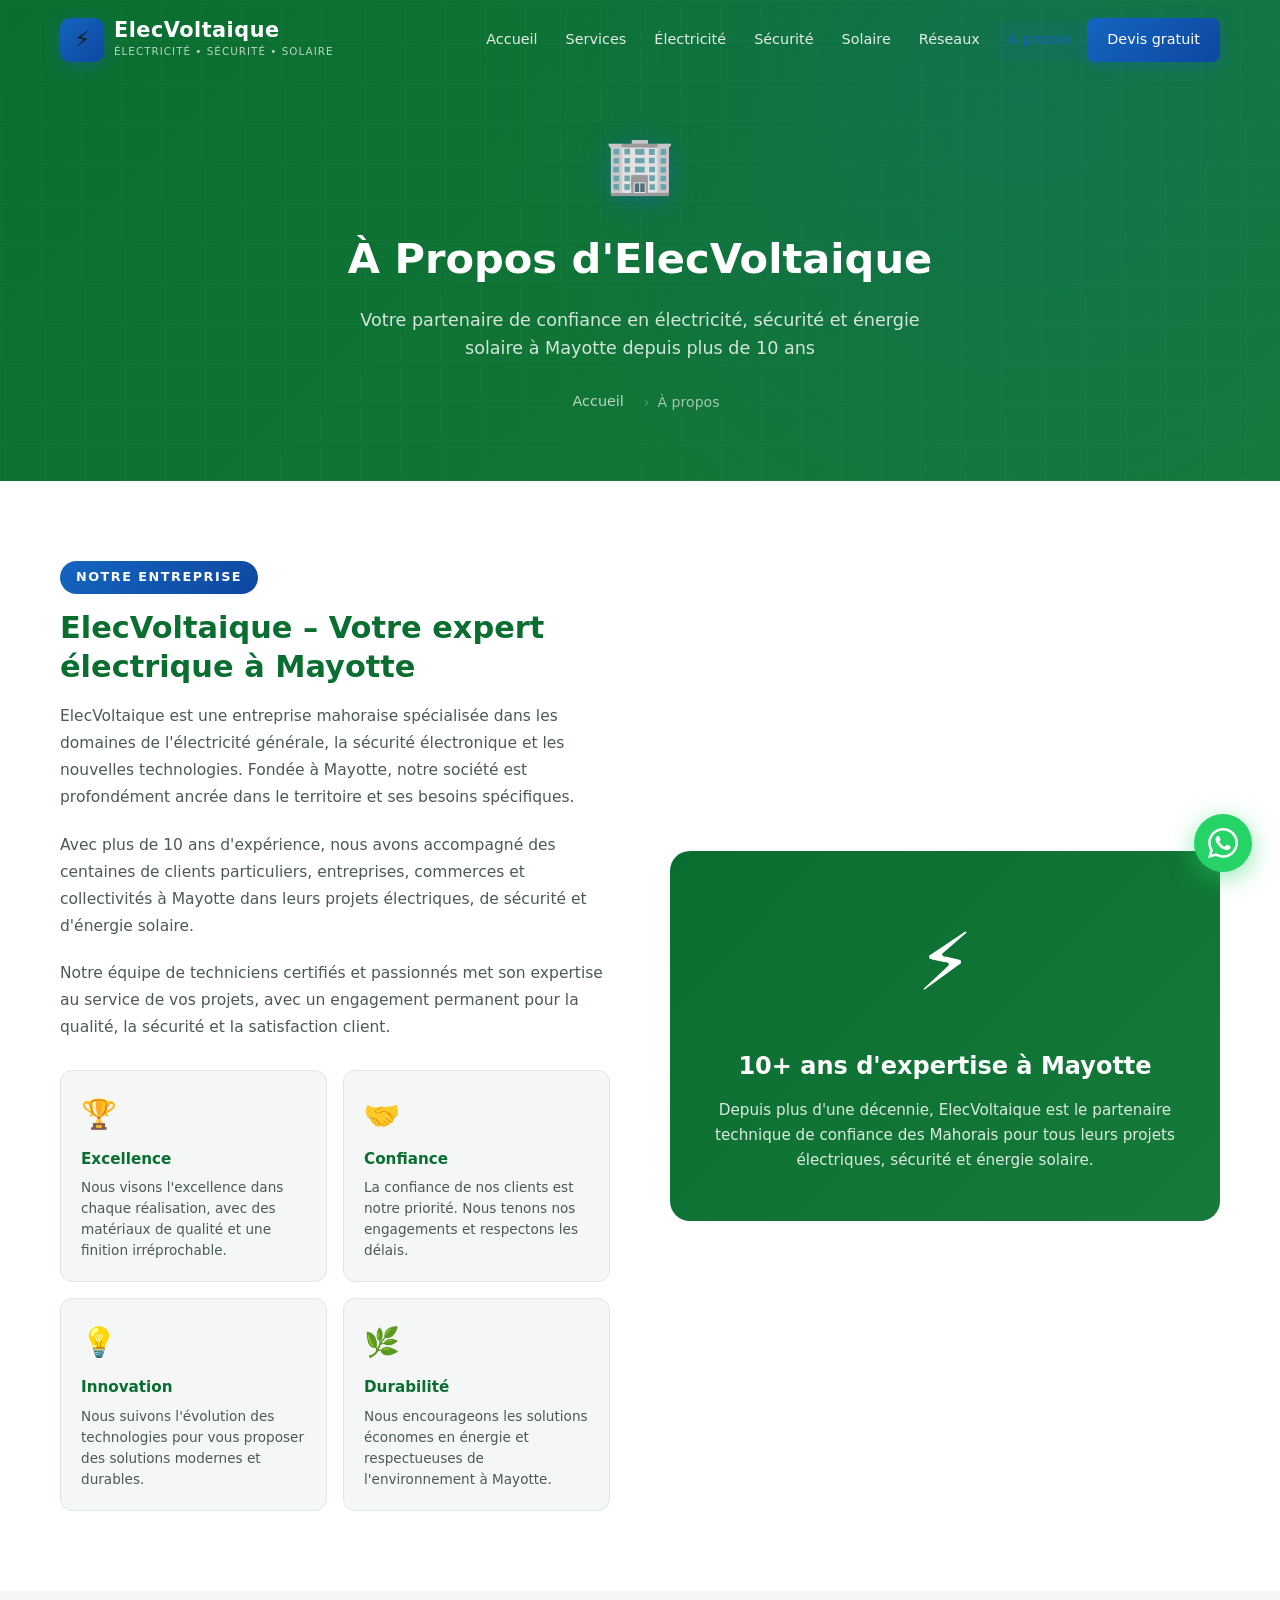
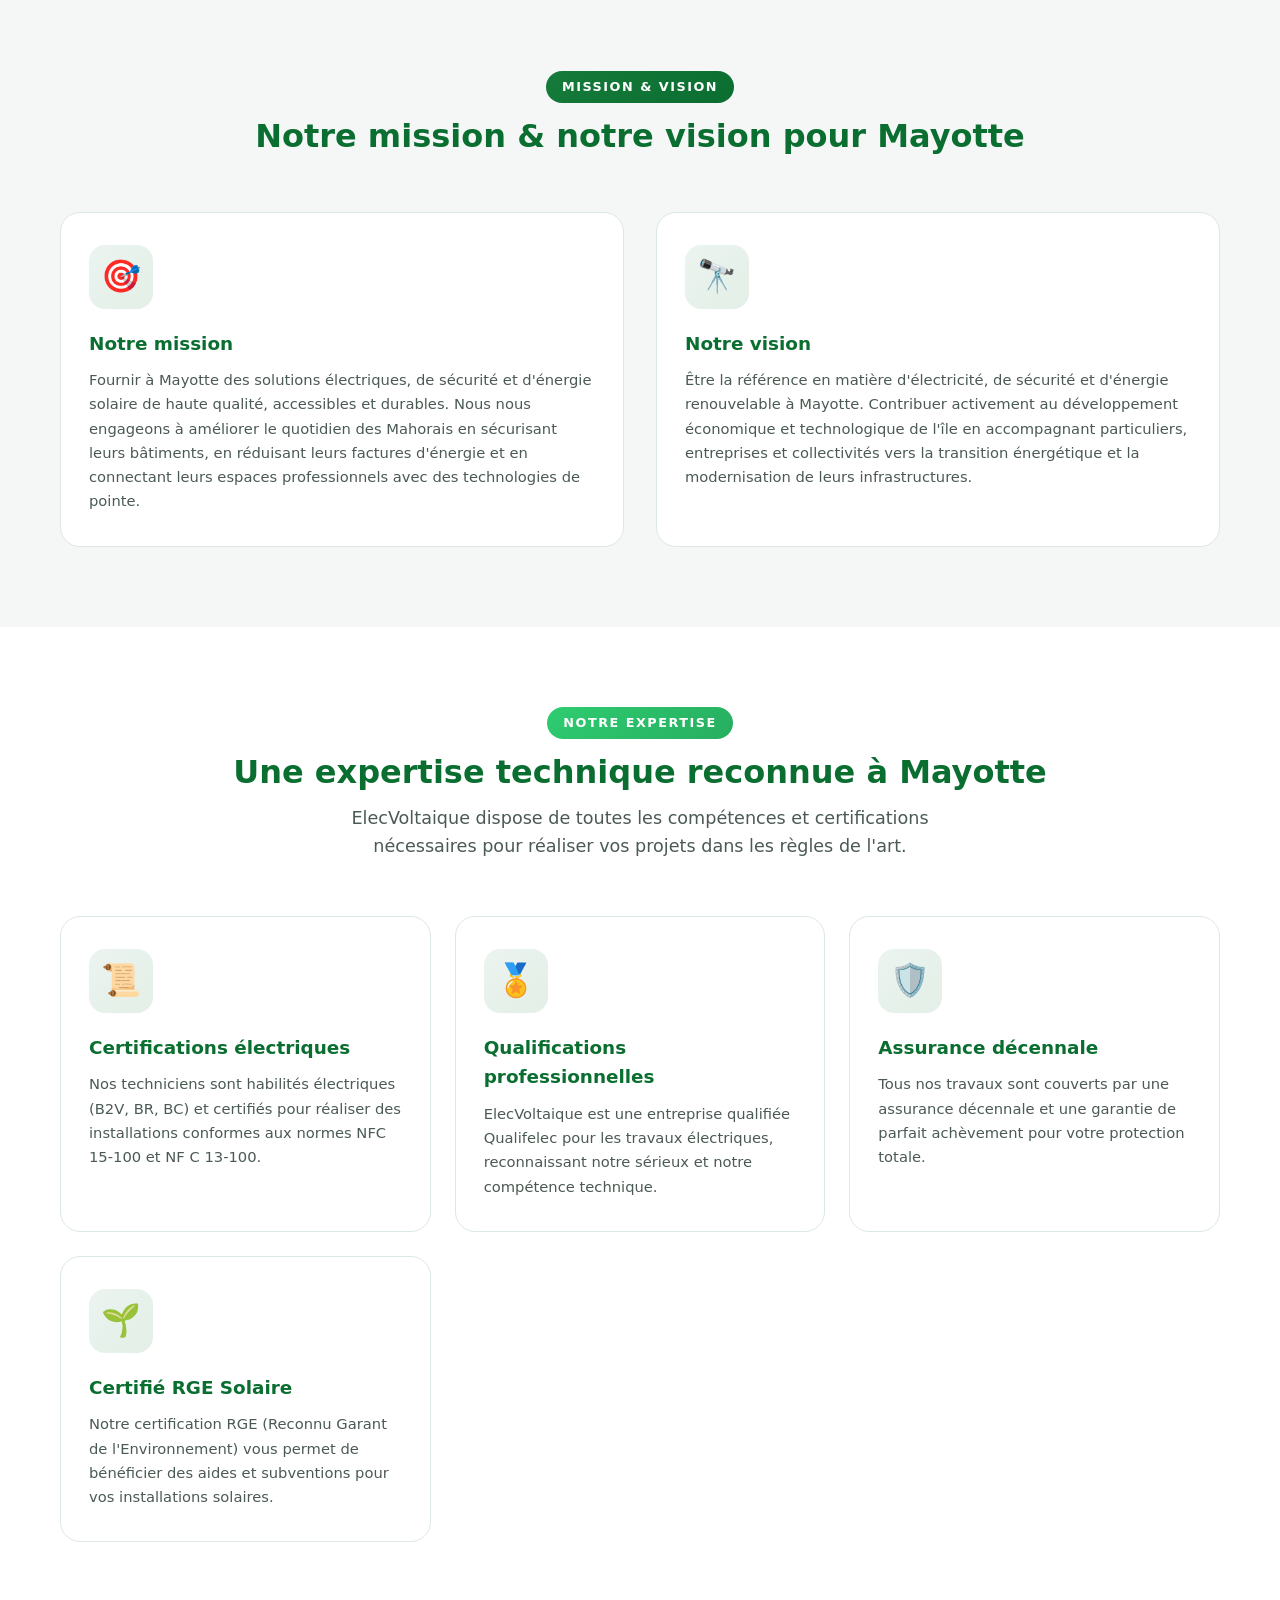
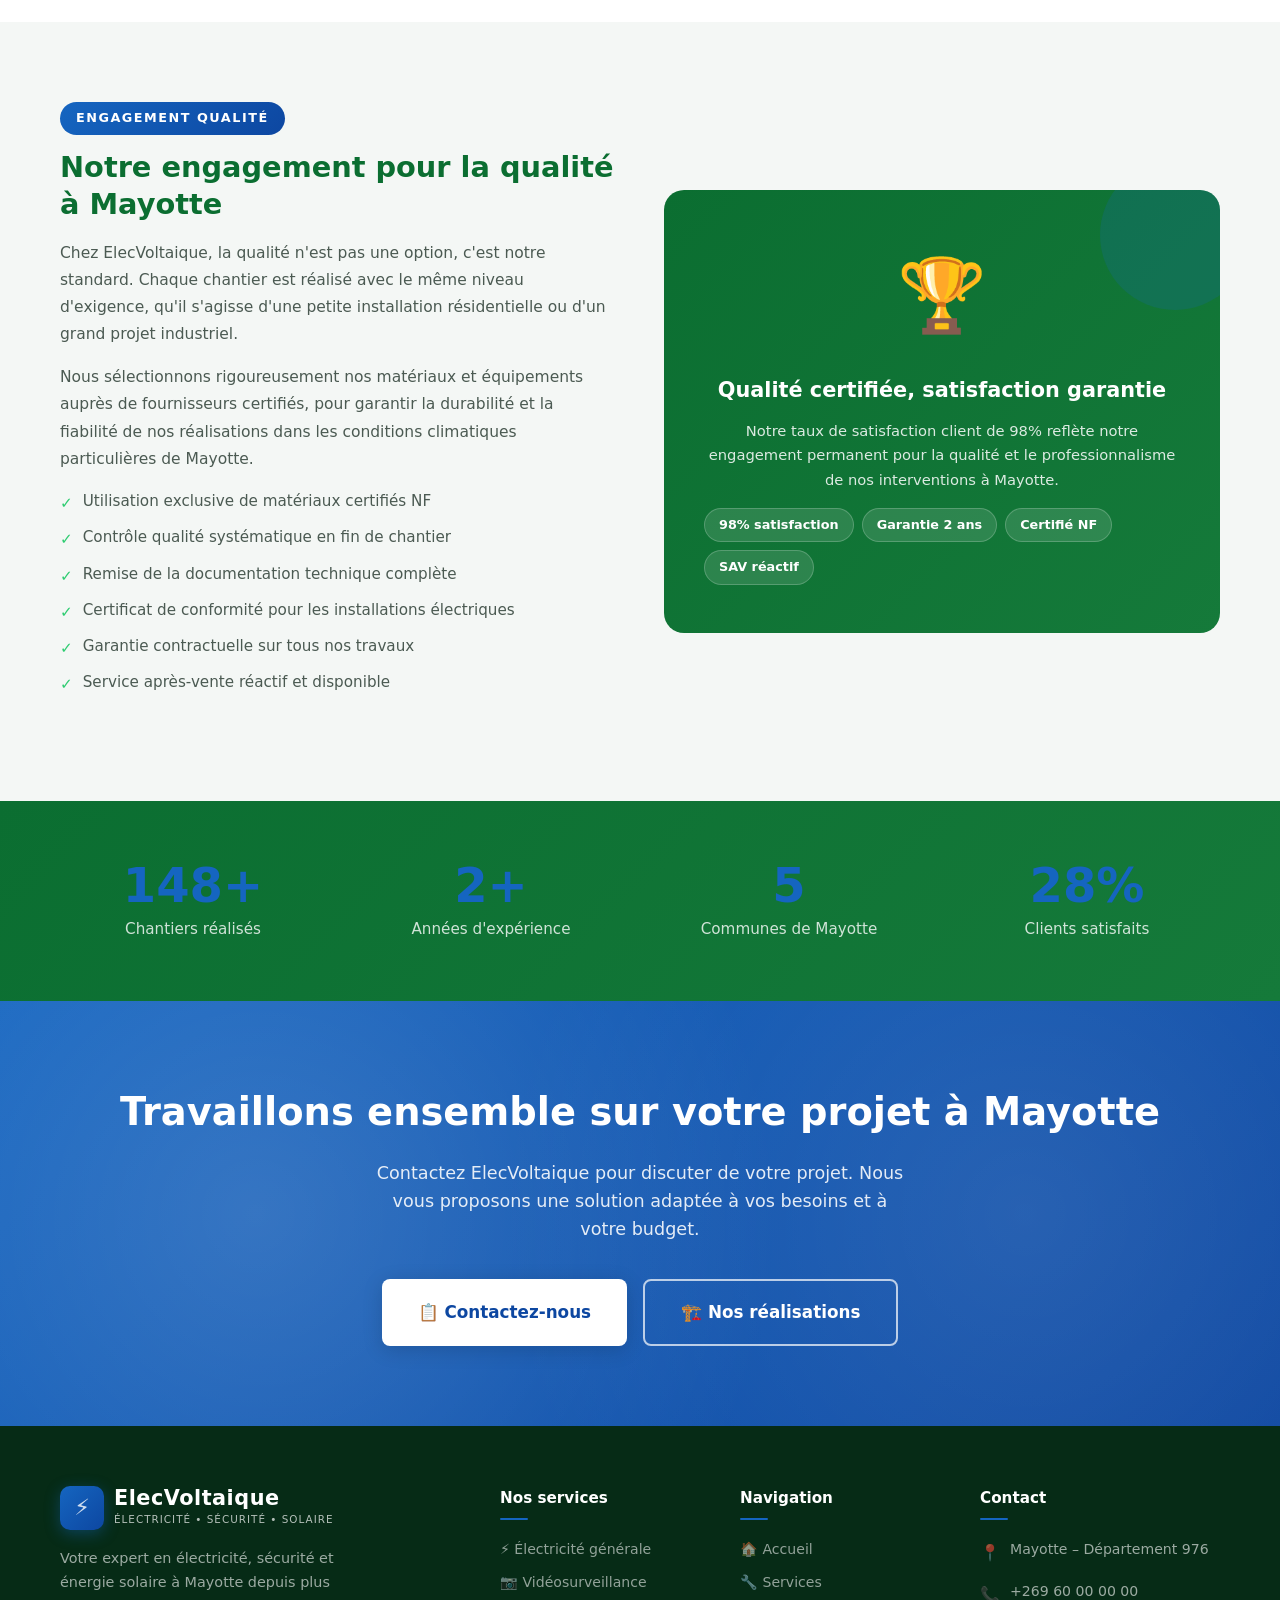
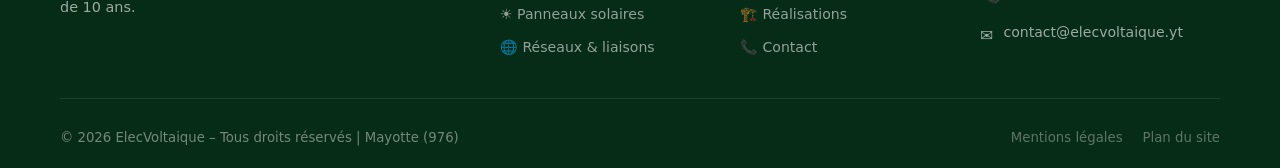
<file: a-propos.html>
<!DOCTYPE html>
<html lang="fr">
<head>
  <meta charset="UTF-8">
  <meta name="viewport" content="width=device-width, initial-scale=1.0">
  <meta name="description" content="À propos d'ElecVoltaique – Entreprise d'électricité, sécurité et énergie solaire à Mayotte. Notre mission, notre vision, notre expertise technique et nos valeurs.">
  <meta name="keywords" content="entreprise électricité Mayotte, ElecVoltaique présentation, expert électricien Mayotte, qui sommes nous ElecVoltaique">
  <title>À Propos – ElecVoltaique | Votre Expert en Électricité à Mayotte</title>
  <meta property="og:title" content="À Propos – ElecVoltaique Mayotte">
  <meta property="og:description" content="Découvrez ElecVoltaique, votre entreprise experte en électricité, sécurité et énergie solaire à Mayotte depuis plus de 10 ans.">
  <meta property="og:type" content="website">
  <meta property="og:url" content="https://www.elecvoltaique.yt/a-propos.html">
  <link rel="canonical" href="https://www.elecvoltaique.yt/a-propos.html">
  <link rel="stylesheet" href="css/style.css">
</head>
<body>

<header>
  <div class="header-inner">
    <a href="index.html" class="logo" aria-label="ElecVoltaique - Accueil">
      <div class="logo-icon">⚡</div>
      <div class="logo-text">
        <span class="logo-name">ElecVoltaique</span>
        <span class="logo-tagline">Électricité • Sécurité • Solaire</span>
      </div>
    </a>
    <nav aria-label="Navigation principale">
      <a href="index.html">Accueil</a>
      <a href="services.html">Services</a>
      <a href="electricite.html">Électricité</a>
      <a href="securite.html">Sécurité</a>
      <a href="solaire.html">Solaire</a>
      <a href="reseaux.html">Réseaux</a>
      <a href="a-propos.html" class="active">À propos</a>
      <a href="contact.html" class="nav-cta">Devis gratuit</a>
    </nav>
    <button class="hamburger" aria-label="Menu" aria-expanded="false">
      <span></span><span></span><span></span>
    </button>
  </div>
</header>

<section class="page-hero" aria-labelledby="about-page-title">
  <div class="container">
    <div class="page-hero-content">
      <div class="page-hero-icon" aria-hidden="true">🏢</div>
      <h1 id="about-page-title">À Propos d'ElecVoltaique</h1>
      <p>Votre partenaire de confiance en électricité, sécurité et énergie solaire à Mayotte depuis plus de 10 ans</p>
      <nav class="breadcrumb" aria-label="Fil d'Ariane">
        <a href="index.html">Accueil</a>
        <span class="breadcrumb-sep">›</span>
        <span>À propos</span>
      </nav>
    </div>
  </div>
</section>

<!-- PRESENTATION -->
<section class="section-padding" style="background: var(--bg-white);">
  <div class="container">
    <div class="about-grid">
      <div class="about-content fade-left">
        <div class="badge">Notre entreprise</div>
        <h2>ElecVoltaique – Votre expert électrique à Mayotte</h2>
        <p>ElecVoltaique est une entreprise mahoraise spécialisée dans les domaines de l'électricité générale, la sécurité électronique et les nouvelles technologies. Fondée à Mayotte, notre société est profondément ancrée dans le territoire et ses besoins spécifiques.</p>
        <p>Avec plus de 10 ans d'expérience, nous avons accompagné des centaines de clients particuliers, entreprises, commerces et collectivités à Mayotte dans leurs projets électriques, de sécurité et d'énergie solaire.</p>
        <p>Notre équipe de techniciens certifiés et passionnés met son expertise au service de vos projets, avec un engagement permanent pour la qualité, la sécurité et la satisfaction client.</p>
        <div class="about-values">
          <div class="value-card">
            <div class="icon">🏆</div>
            <h4>Excellence</h4>
            <p>Nous visons l'excellence dans chaque réalisation, avec des matériaux de qualité et une finition irréprochable.</p>
          </div>
          <div class="value-card">
            <div class="icon">🤝</div>
            <h4>Confiance</h4>
            <p>La confiance de nos clients est notre priorité. Nous tenons nos engagements et respectons les délais.</p>
          </div>
          <div class="value-card">
            <div class="icon">💡</div>
            <h4>Innovation</h4>
            <p>Nous suivons l'évolution des technologies pour vous proposer des solutions modernes et durables.</p>
          </div>
          <div class="value-card">
            <div class="icon">🌿</div>
            <h4>Durabilité</h4>
            <p>Nous encourageons les solutions économes en énergie et respectueuses de l'environnement à Mayotte.</p>
          </div>
        </div>
      </div>
      <div class="about-visual fade-right">
        <div class="big-icon" aria-hidden="true">⚡</div>
        <h3>10+ ans d'expertise à Mayotte</h3>
        <p>Depuis plus d'une décennie, ElecVoltaique est le partenaire technique de confiance des Mahorais pour tous leurs projets électriques, sécurité et énergie solaire.</p>
      </div>
    </div>
  </div>
</section>

<!-- MISSION VISION -->
<section class="section-padding bg-alt" aria-labelledby="mission-title">
  <div class="container">
    <div class="section-header fade-in">
      <div class="badge badge-blue">Mission &amp; Vision</div>
      <h2 class="section-title" id="mission-title">Notre mission &amp; notre vision pour Mayotte</h2>
    </div>
    <div style="display: grid; grid-template-columns: 1fr 1fr; gap: 32px;">
      <div class="service-card fade-left">
        <div class="service-icon-wrap">🎯</div>
        <h3 class="service-card-title">Notre mission</h3>
        <p class="service-card-desc">Fournir à Mayotte des solutions électriques, de sécurité et d'énergie solaire de haute qualité, accessibles et durables. Nous nous engageons à améliorer le quotidien des Mahorais en sécurisant leurs bâtiments, en réduisant leurs factures d'énergie et en connectant leurs espaces professionnels avec des technologies de pointe.</p>
      </div>
      <div class="service-card fade-right">
        <div class="service-icon-wrap">🔭</div>
        <h3 class="service-card-title">Notre vision</h3>
        <p class="service-card-desc">Être la référence en matière d'électricité, de sécurité et d'énergie renouvelable à Mayotte. Contribuer activement au développement économique et technologique de l'île en accompagnant particuliers, entreprises et collectivités vers la transition énergétique et la modernisation de leurs infrastructures.</p>
      </div>
    </div>
  </div>
</section>

<!-- EXPERTISE -->
<section class="section-padding" aria-labelledby="expertise-title">
  <div class="container">
    <div class="section-header fade-in">
      <div class="badge badge-green">Notre expertise</div>
      <h2 class="section-title" id="expertise-title">Une expertise technique reconnue à Mayotte</h2>
      <p class="section-subtitle">ElecVoltaique dispose de toutes les compétences et certifications nécessaires pour réaliser vos projets dans les règles de l'art.</p>
    </div>
    <div class="services-grid">
      <div class="service-card fade-in delay-1">
        <div class="service-icon-wrap">📜</div>
        <h3 class="service-card-title">Certifications électriques</h3>
        <p class="service-card-desc">Nos techniciens sont habilités électriques (B2V, BR, BC) et certifiés pour réaliser des installations conformes aux normes NFC 15-100 et NF C 13-100.</p>
      </div>
      <div class="service-card fade-in delay-2">
        <div class="service-icon-wrap">🏅</div>
        <h3 class="service-card-title">Qualifications professionnelles</h3>
        <p class="service-card-desc">ElecVoltaique est une entreprise qualifiée Qualifelec pour les travaux électriques, reconnaissant notre sérieux et notre compétence technique.</p>
      </div>
      <div class="service-card fade-in delay-3">
        <div class="service-icon-wrap">🛡️</div>
        <h3 class="service-card-title">Assurance décennale</h3>
        <p class="service-card-desc">Tous nos travaux sont couverts par une assurance décennale et une garantie de parfait achèvement pour votre protection totale.</p>
      </div>
      <div class="service-card fade-in delay-4">
        <div class="service-icon-wrap">🌱</div>
        <h3 class="service-card-title">Certifié RGE Solaire</h3>
        <p class="service-card-desc">Notre certification RGE (Reconnu Garant de l'Environnement) vous permet de bénéficier des aides et subventions pour vos installations solaires.</p>
      </div>
    </div>
  </div>
</section>

<!-- ENGAGEMENT QUALITE -->
<section class="section-padding bg-alt" aria-labelledby="qualite-title">
  <div class="container">
    <div class="detail-grid">
      <div class="detail-content fade-left">
        <div class="badge">Engagement qualité</div>
        <h2 id="qualite-title">Notre engagement pour la qualité à Mayotte</h2>
        <p>Chez ElecVoltaique, la qualité n'est pas une option, c'est notre standard. Chaque chantier est réalisé avec le même niveau d'exigence, qu'il s'agisse d'une petite installation résidentielle ou d'un grand projet industriel.</p>
        <p>Nous sélectionnons rigoureusement nos matériaux et équipements auprès de fournisseurs certifiés, pour garantir la durabilité et la fiabilité de nos réalisations dans les conditions climatiques particulières de Mayotte.</p>
        <ul>
          <li>Utilisation exclusive de matériaux certifiés NF</li>
          <li>Contrôle qualité systématique en fin de chantier</li>
          <li>Remise de la documentation technique complète</li>
          <li>Certificat de conformité pour les installations électriques</li>
          <li>Garantie contractuelle sur tous nos travaux</li>
          <li>Service après-vente réactif et disponible</li>
        </ul>
      </div>
      <div class="detail-visual fade-right">
        <div class="detail-visual-icon" aria-hidden="true">🏆</div>
        <h3>Qualité certifiée, satisfaction garantie</h3>
        <p>Notre taux de satisfaction client de 98% reflète notre engagement permanent pour la qualité et le professionnalisme de nos interventions à Mayotte.</p>
        <div class="feature-tags">
          <span class="feature-tag">98% satisfaction</span>
          <span class="feature-tag">Garantie 2 ans</span>
          <span class="feature-tag">Certifié NF</span>
          <span class="feature-tag">SAV réactif</span>
        </div>
      </div>
    </div>
  </div>
</section>

<!-- STATS -->
<section class="stats-section" aria-label="Nos chiffres clés">
  <div class="container">
    <div class="stats-grid">
      <div class="counter-item fade-in">
        <span class="counter-number" data-target="500" data-suffix="+">500+</span>
        <div class="counter-label">Chantiers réalisés</div>
      </div>
      <div class="counter-item fade-in delay-2">
        <span class="counter-number" data-target="10" data-suffix="+">10+</span>
        <div class="counter-label">Années d'expérience</div>
      </div>
      <div class="counter-item fade-in delay-3">
        <span class="counter-number" data-target="17" data-suffix="">17</span>
        <div class="counter-label">Communes de Mayotte</div>
      </div>
      <div class="counter-item fade-in delay-4">
        <span class="counter-number" data-target="98" data-suffix="%">98%</span>
        <div class="counter-label">Clients satisfaits</div>
      </div>
    </div>
  </div>
</section>

<!-- CTA -->
<section class="contact-cta" aria-labelledby="cta-about-title">
  <div class="container">
    <div class="contact-cta-content">
      <h2 id="cta-about-title">Travaillons ensemble sur votre projet à Mayotte</h2>
      <p>Contactez ElecVoltaique pour discuter de votre projet. Nous vous proposons une solution adaptée à vos besoins et à votre budget.</p>
      <div class="actions">
        <a href="contact.html" class="btn btn-white btn-lg">📋 Contactez-nous</a>
        <a href="realisations.html" class="btn btn-outline btn-lg">🏗️ Nos réalisations</a>
      </div>
    </div>
  </div>
</section>

<footer>
  <div class="container">
    <div class="footer-grid">
      <div class="footer-brand">
        <div class="logo">
          <div class="logo-icon">⚡</div>
          <div class="logo-text">
            <span class="logo-name">ElecVoltaique</span>
            <span class="logo-tagline">Électricité • Sécurité • Solaire</span>
          </div>
        </div>
        <p>Votre expert en électricité, sécurité et énergie solaire à Mayotte depuis plus de 10 ans.</p>
      </div>
      <div class="footer-col">
        <h4>Nos services</h4>
        <ul>
          <li><a href="electricite.html">⚡ Électricité générale</a></li>
          <li><a href="securite.html">📷 Vidéosurveillance</a></li>
          <li><a href="solaire.html">☀️ Panneaux solaires</a></li>
          <li><a href="reseaux.html">🌐 Réseaux & liaisons</a></li>
        </ul>
      </div>
      <div class="footer-col">
        <h4>Navigation</h4>
        <ul>
          <li><a href="index.html">🏠 Accueil</a></li>
          <li><a href="services.html">🔧 Services</a></li>
          <li><a href="realisations.html">🏗️ Réalisations</a></li>
          <li><a href="contact.html">📞 Contact</a></li>
        </ul>
      </div>
      <div class="footer-col">
        <h4>Contact</h4>
        <div class="footer-contact-items">
          <div class="footer-contact-item"><span class="fci-icon">📍</span><span>Mayotte – Département 976</span></div>
          <div class="footer-contact-item"><span class="fci-icon">📞</span><span>+269 60 00 00 00</span></div>
          <div class="footer-contact-item"><span class="fci-icon">✉️</span><span>contact@elecvoltaique.yt</span></div>
        </div>
      </div>
    </div>
    <div class="footer-bottom">
      <span>© <span class="copyright-year">2024</span> ElecVoltaique – Tous droits réservés | Mayotte (976)</span>
      <div style="display:flex;gap:20px;"><a href="#">Mentions légales</a><a href="sitemap.xml">Plan du site</a></div>
    </div>
  </div>
</footer>

<a href="https://wa.me/269600000000?text=Bonjour%20ElecVoltaique%2C%20je%20souhaite%20obtenir%20un%20devis." class="whatsapp-float" target="_blank" rel="noopener" aria-label="WhatsApp">
  <svg viewBox="0 0 24 24" xmlns="http://www.w3.org/2000/svg" aria-hidden="true"><path d="M17.472 14.382c-.297-.149-1.758-.867-2.03-.967-.273-.099-.471-.148-.67.15-.197.297-.767.966-.94 1.164-.173.199-.347.223-.644.075-.297-.15-1.255-.463-2.39-1.475-.883-.788-1.48-1.761-1.653-2.059-.173-.297-.018-.458.13-.606.134-.133.298-.347.446-.52.149-.174.198-.298.298-.497.099-.198.05-.371-.025-.52-.075-.149-.669-1.612-.916-2.207-.242-.579-.487-.5-.669-.51-.173-.008-.371-.01-.57-.01-.198 0-.52.074-.792.372-.272.297-1.04 1.016-1.04 2.479 0 1.462 1.065 2.875 1.213 3.074.149.198 2.096 3.2 5.077 4.487.709.306 1.262.489 1.694.625.712.227 1.36.195 1.871.118.571-.085 1.758-.719 2.006-1.413.248-.694.248-1.289.173-1.413-.074-.124-.272-.198-.57-.347m-5.421 7.403h-.004a9.87 9.87 0 01-5.031-1.378l-.361-.214-3.741.982.998-3.648-.235-.374a9.86 9.86 0 01-1.51-5.26c.001-5.45 4.436-9.884 9.888-9.884 2.64 0 5.122 1.03 6.988 2.898a9.825 9.825 0 012.893 6.994c-.003 5.45-4.437 9.884-9.885 9.884m8.413-18.297A11.815 11.815 0 0012.05 0C5.495 0 .16 5.335.157 11.892c0 2.096.547 4.142 1.588 5.945L.057 24l6.305-1.654a11.882 11.882 0 005.683 1.448h.005c6.554 0 11.89-5.335 11.893-11.893a11.821 11.821 0 00-3.48-8.413z"/></svg>
</a>
<button class="back-to-top" aria-label="Retour en haut">↑</button>
<script src="js/script.js"></script>
</body>
</html>
</file>
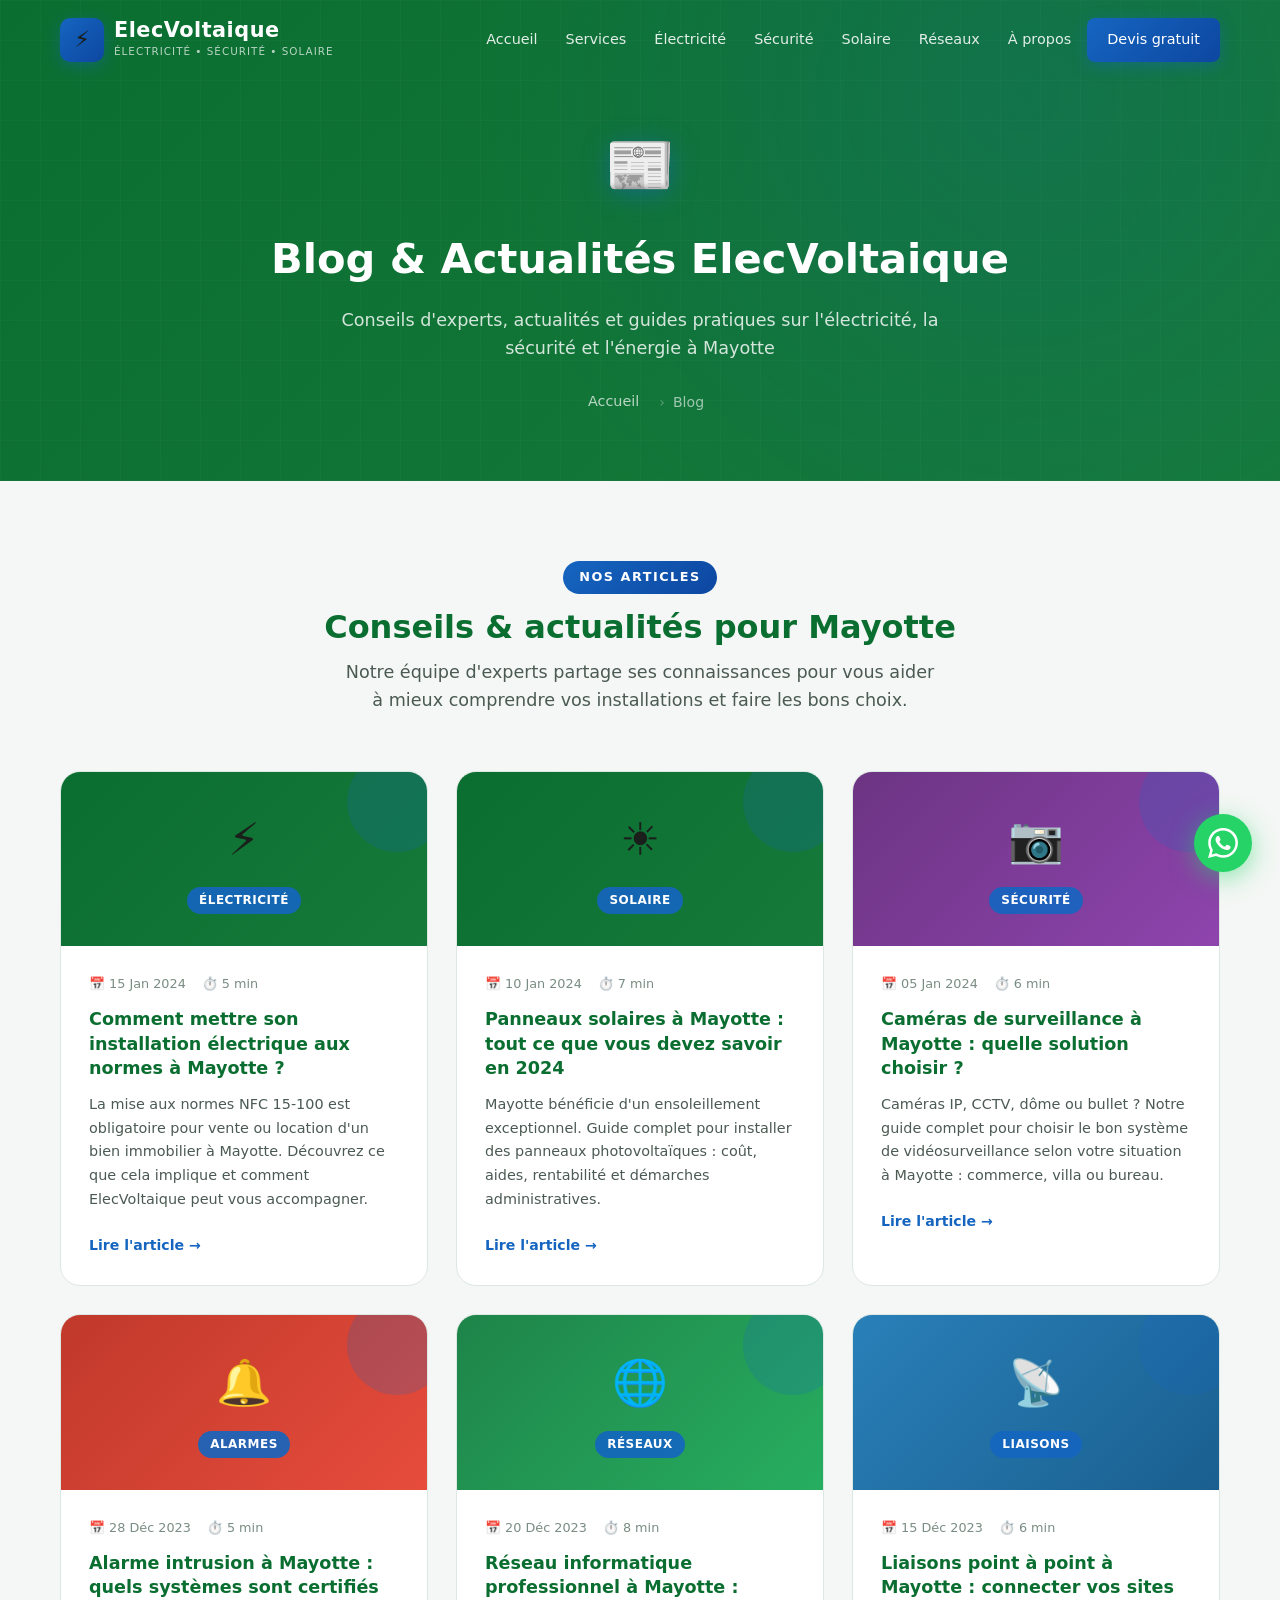
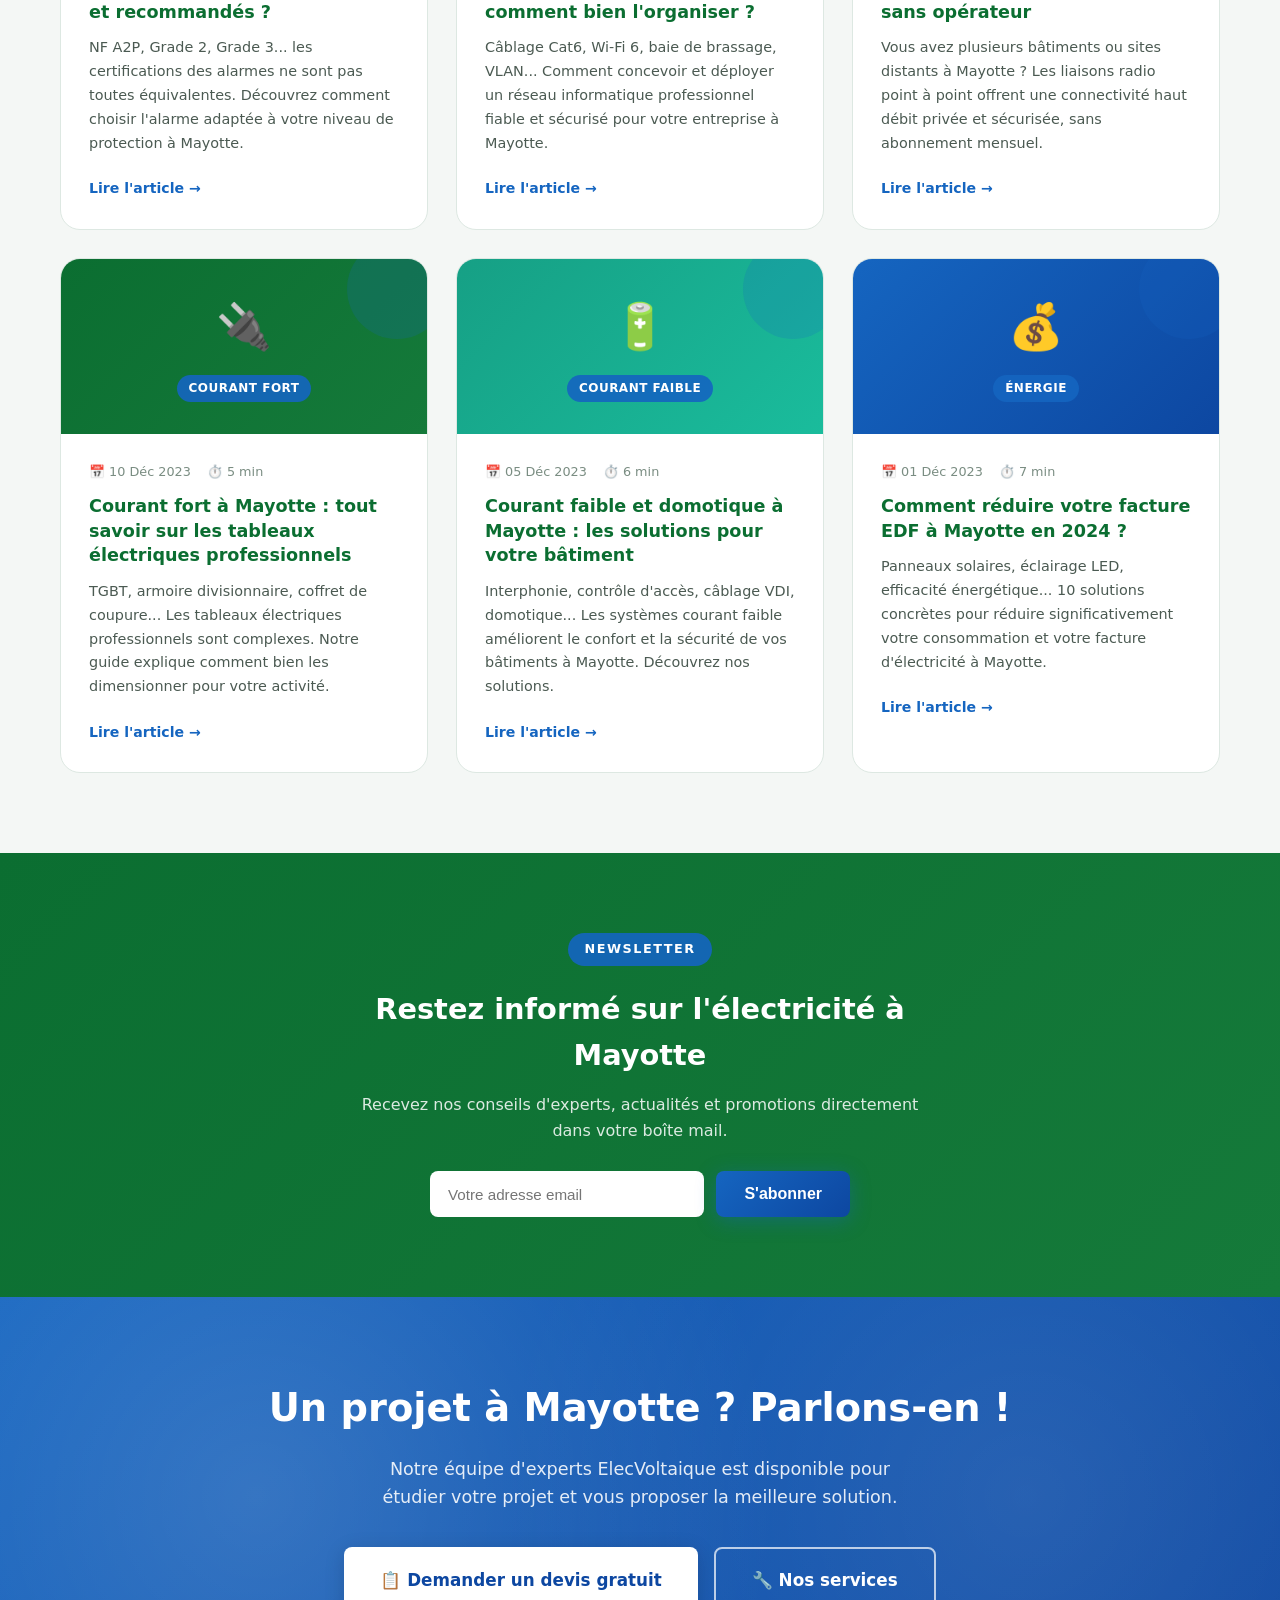
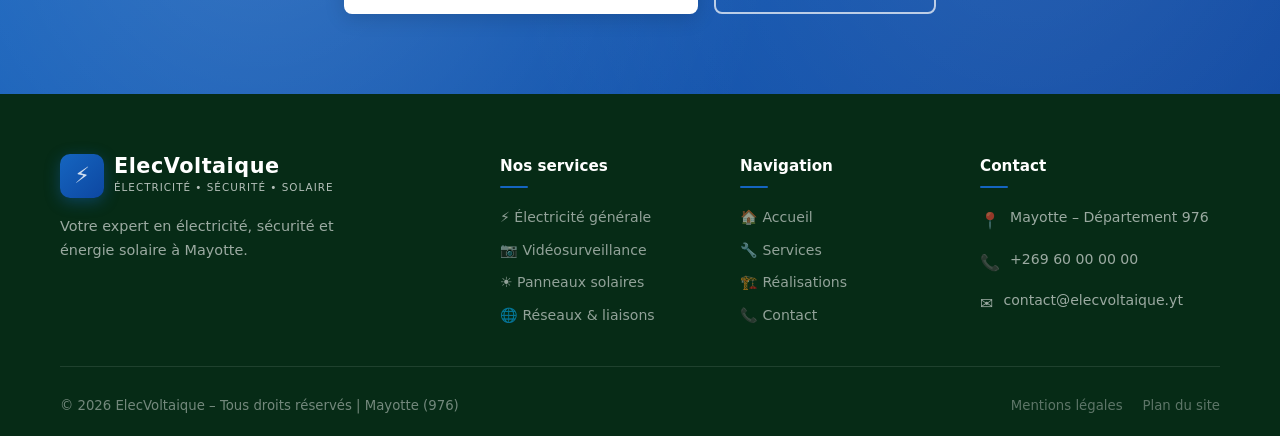
<file: blog.html>
<!DOCTYPE html>
<html lang="fr">
<head>
  <meta charset="UTF-8">
  <meta name="viewport" content="width=device-width, initial-scale=1.0">
  <meta name="description" content="Blog ElecVoltaique – Actualités et conseils sur l'électricité, la sécurité, les panneaux solaires et les réseaux informatiques à Mayotte. Articles SEO experts.">
  <meta name="keywords" content="blog électricité Mayotte, actualités énergie solaire Mayotte, conseils sécurité Mayotte, réseau informatique Mayotte, caméra surveillance Mayotte, alarme Mayotte">
  <title>Blog &amp; Actualités – ElecVoltaique | Conseil Électricité &amp; Énergie à Mayotte</title>
  <meta property="og:title" content="Blog & Actualités – ElecVoltaique Mayotte">
  <meta property="og:description" content="Conseils, actualités et guides pratiques sur l'électricité, la sécurité et l'énergie solaire à Mayotte par ElecVoltaique.">
  <meta property="og:type" content="website">
  <meta property="og:url" content="https://www.elecvoltaique.yt/blog.html">
  <link rel="canonical" href="https://www.elecvoltaique.yt/blog.html">
  <link rel="stylesheet" href="css/style.css">
</head>
<body>

<header>
  <div class="header-inner">
    <a href="index.html" class="logo" aria-label="ElecVoltaique - Accueil">
      <div class="logo-icon">⚡</div>
      <div class="logo-text">
        <span class="logo-name">ElecVoltaique</span>
        <span class="logo-tagline">Électricité • Sécurité • Solaire</span>
      </div>
    </a>
    <nav aria-label="Navigation principale">
      <a href="index.html">Accueil</a>
      <a href="services.html">Services</a>
      <a href="electricite.html">Électricité</a>
      <a href="securite.html">Sécurité</a>
      <a href="solaire.html">Solaire</a>
      <a href="reseaux.html">Réseaux</a>
      <a href="a-propos.html">À propos</a>
      <a href="contact.html" class="nav-cta">Devis gratuit</a>
    </nav>
    <button class="hamburger" aria-label="Menu" aria-expanded="false">
      <span></span><span></span><span></span>
    </button>
  </div>
</header>

<section class="page-hero" aria-labelledby="blog-page-title">
  <div class="container">
    <div class="page-hero-content">
      <div class="page-hero-icon" aria-hidden="true">📰</div>
      <h1 id="blog-page-title">Blog &amp; Actualités ElecVoltaique</h1>
      <p>Conseils d'experts, actualités et guides pratiques sur l'électricité, la sécurité et l'énergie à Mayotte</p>
      <nav class="breadcrumb" aria-label="Fil d'Ariane">
        <a href="index.html">Accueil</a>
        <span class="breadcrumb-sep">›</span>
        <span>Blog</span>
      </nav>
    </div>
  </div>
</section>

<!-- BLOG ARTICLES -->
<section class="blog-section section-padding" aria-labelledby="blog-articles-title">
  <div class="container">
    <div class="section-header fade-in">
      <div class="badge">Nos articles</div>
      <h2 class="section-title" id="blog-articles-title">Conseils &amp; actualités pour Mayotte</h2>
      <p class="section-subtitle">Notre équipe d'experts partage ses connaissances pour vous aider à mieux comprendre vos installations et faire les bons choix.</p>
    </div>
    <div class="blog-grid">

      <article class="blog-card fade-in delay-1">
        <div class="blog-card-header">
          <div class="blog-card-icon">⚡</div>
          <span class="blog-category">Électricité</span>
        </div>
        <div class="blog-card-body">
          <div class="blog-meta">
            <span>📅 15 Jan 2024</span>
            <span>⏱️ 5 min</span>
          </div>
          <h2 class="blog-card-title"><a href="#">Comment mettre son installation électrique aux normes à Mayotte ?</a></h2>
          <p class="blog-card-excerpt">La mise aux normes NFC 15-100 est obligatoire pour vente ou location d'un bien immobilier à Mayotte. Découvrez ce que cela implique et comment ElecVoltaique peut vous accompagner.</p>
          <a href="#" class="blog-read-more">Lire l'article →</a>
        </div>
      </article>

      <article class="blog-card fade-in delay-2">
        <div class="blog-card-header" >
          <div class="blog-card-icon">☀️</div>
          <span class="blog-category">Solaire</span>
        </div>
        <div class="blog-card-body">
          <div class="blog-meta">
            <span>📅 10 Jan 2024</span>
            <span>⏱️ 7 min</span>
          </div>
          <h2 class="blog-card-title"><a href="#">Panneaux solaires à Mayotte : tout ce que vous devez savoir en 2024</a></h2>
          <p class="blog-card-excerpt">Mayotte bénéficie d'un ensoleillement exceptionnel. Guide complet pour installer des panneaux photovoltaïques : coût, aides, rentabilité et démarches administratives.</p>
          <a href="#" class="blog-read-more">Lire l'article →</a>
        </div>
      </article>

      <article class="blog-card fade-in delay-3">
        <div class="blog-card-header" style="background: linear-gradient(135deg, #6c3483, #8e44ad);">
          <div class="blog-card-icon">📷</div>
          <span class="blog-category">Sécurité</span>
        </div>
        <div class="blog-card-body">
          <div class="blog-meta">
            <span>📅 05 Jan 2024</span>
            <span>⏱️ 6 min</span>
          </div>
          <h2 class="blog-card-title"><a href="#">Caméras de surveillance à Mayotte : quelle solution choisir ?</a></h2>
          <p class="blog-card-excerpt">Caméras IP, CCTV, dôme ou bullet ? Notre guide complet pour choisir le bon système de vidéosurveillance selon votre situation à Mayotte : commerce, villa ou bureau.</p>
          <a href="#" class="blog-read-more">Lire l'article →</a>
        </div>
      </article>

      <article class="blog-card fade-in delay-4">
        <div class="blog-card-header" style="background: linear-gradient(135deg, #c0392b, #e74c3c);">
          <div class="blog-card-icon">🔔</div>
          <span class="blog-category">Alarmes</span>
        </div>
        <div class="blog-card-body">
          <div class="blog-meta">
            <span>📅 28 Déc 2023</span>
            <span>⏱️ 5 min</span>
          </div>
          <h2 class="blog-card-title"><a href="#">Alarme intrusion à Mayotte : quels systèmes sont certifiés et recommandés ?</a></h2>
          <p class="blog-card-excerpt">NF A2P, Grade 2, Grade 3... les certifications des alarmes ne sont pas toutes équivalentes. Découvrez comment choisir l'alarme adaptée à votre niveau de protection à Mayotte.</p>
          <a href="#" class="blog-read-more">Lire l'article →</a>
        </div>
      </article>

      <article class="blog-card fade-in delay-5">
        <div class="blog-card-header" style="background: linear-gradient(135deg, #1e8449, #27ae60);">
          <div class="blog-card-icon">🌐</div>
          <span class="blog-category">Réseaux</span>
        </div>
        <div class="blog-card-body">
          <div class="blog-meta">
            <span>📅 20 Déc 2023</span>
            <span>⏱️ 8 min</span>
          </div>
          <h2 class="blog-card-title"><a href="#">Réseau informatique professionnel à Mayotte : comment bien l'organiser ?</a></h2>
          <p class="blog-card-excerpt">Câblage Cat6, Wi-Fi 6, baie de brassage, VLAN... Comment concevoir et déployer un réseau informatique professionnel fiable et sécurisé pour votre entreprise à Mayotte.</p>
          <a href="#" class="blog-read-more">Lire l'article →</a>
        </div>
      </article>

      <article class="blog-card fade-in delay-1">
        <div class="blog-card-header" style="background: linear-gradient(135deg, #2980b9, #1a5f8f);">
          <div class="blog-card-icon">📡</div>
          <span class="blog-category">Liaisons</span>
        </div>
        <div class="blog-card-body">
          <div class="blog-meta">
            <span>📅 15 Déc 2023</span>
            <span>⏱️ 6 min</span>
          </div>
          <h2 class="blog-card-title"><a href="#">Liaisons point à point à Mayotte : connecter vos sites sans opérateur</a></h2>
          <p class="blog-card-excerpt">Vous avez plusieurs bâtiments ou sites distants à Mayotte ? Les liaisons radio point à point offrent une connectivité haut débit privée et sécurisée, sans abonnement mensuel.</p>
          <a href="#" class="blog-read-more">Lire l'article →</a>
        </div>
      </article>

      <article class="blog-card fade-in delay-2">
        <div class="blog-card-header">
          <div class="blog-card-icon">🔌</div>
          <span class="blog-category">Courant fort</span>
        </div>
        <div class="blog-card-body">
          <div class="blog-meta">
            <span>📅 10 Déc 2023</span>
            <span>⏱️ 5 min</span>
          </div>
          <h2 class="blog-card-title"><a href="#">Courant fort à Mayotte : tout savoir sur les tableaux électriques professionnels</a></h2>
          <p class="blog-card-excerpt">TGBT, armoire divisionnaire, coffret de coupure... Les tableaux électriques professionnels sont complexes. Notre guide explique comment bien les dimensionner pour votre activité.</p>
          <a href="#" class="blog-read-more">Lire l'article →</a>
        </div>
      </article>

      <article class="blog-card fade-in delay-3">
        <div class="blog-card-header" style="background: linear-gradient(135deg, #16a085, #1abc9c);">
          <div class="blog-card-icon">🔋</div>
          <span class="blog-category">Courant faible</span>
        </div>
        <div class="blog-card-body">
          <div class="blog-meta">
            <span>📅 05 Déc 2023</span>
            <span>⏱️ 6 min</span>
          </div>
          <h2 class="blog-card-title"><a href="#">Courant faible et domotique à Mayotte : les solutions pour votre bâtiment</a></h2>
          <p class="blog-card-excerpt">Interphonie, contrôle d'accès, câblage VDI, domotique... Les systèmes courant faible améliorent le confort et la sécurité de vos bâtiments à Mayotte. Découvrez nos solutions.</p>
          <a href="#" class="blog-read-more">Lire l'article →</a>
        </div>
      </article>

      <article class="blog-card fade-in delay-4">
        <div class="blog-card-header" style="background: linear-gradient(135deg, #1565c0, #0d47a1);">
          <div class="blog-card-icon">💰</div>
          <span class="blog-category">Énergie</span>
        </div>
        <div class="blog-card-body">
          <div class="blog-meta">
            <span>📅 01 Déc 2023</span>
            <span>⏱️ 7 min</span>
          </div>
          <h2 class="blog-card-title"><a href="#">Comment réduire votre facture EDF à Mayotte en 2024 ?</a></h2>
          <p class="blog-card-excerpt">Panneaux solaires, éclairage LED, efficacité énergétique... 10 solutions concrètes pour réduire significativement votre consommation et votre facture d'électricité à Mayotte.</p>
          <a href="#" class="blog-read-more">Lire l'article →</a>
        </div>
      </article>

    </div>
  </div>
</section>

<!-- NEWSLETTER -->
<section class="section-padding" style="background: linear-gradient(135deg, var(--primary), var(--primary-light));" aria-labelledby="newsletter-title">
  <div class="container">
    <div style="max-width: 600px; margin: 0 auto; text-align: center; color: white;">
      <div class="badge" style="background: rgba(21, 101, 192, 0.9); margin-bottom: 20px;">Newsletter</div>
      <h2 style="font-size: 1.8rem; font-weight: 700; margin-bottom: 14px;" id="newsletter-title">Restez informé sur l'électricité à Mayotte</h2>
      <p style="opacity: 0.85; font-size: 1rem; margin-bottom: 28px; line-height: 1.6;">Recevez nos conseils d'experts, actualités et promotions directement dans votre boîte mail.</p>
      <form style="display: flex; gap: 12px; max-width: 420px; margin: 0 auto;" onsubmit="event.preventDefault(); this.nextElementSibling.style.display='block'; this.style.display='none';">
        <input type="email" placeholder="Votre adresse email" required style="flex: 1; padding: 14px 18px; border-radius: 8px; border: none; font-size: 0.95rem; outline: none;" autocomplete="email">
        <button type="submit" class="btn btn-primary" style="white-space: nowrap;">S'abonner</button>
      </form>
      <div style="display: none; background: rgba(255,255,255,0.15); border-radius: 8px; padding: 14px; color: white; font-weight: 600; margin-top: 16px;">✅ Merci ! Vous êtes abonné à notre newsletter.</div>
    </div>
  </div>
</section>

<!-- CTA -->
<section class="contact-cta" aria-labelledby="cta-blog-title">
  <div class="container">
    <div class="contact-cta-content">
      <h2 id="cta-blog-title">Un projet à Mayotte ? Parlons-en !</h2>
      <p>Notre équipe d'experts ElecVoltaique est disponible pour étudier votre projet et vous proposer la meilleure solution.</p>
      <div class="actions">
        <a href="contact.html" class="btn btn-white btn-lg">📋 Demander un devis gratuit</a>
        <a href="services.html" class="btn btn-outline btn-lg">🔧 Nos services</a>
      </div>
    </div>
  </div>
</section>

<footer>
  <div class="container">
    <div class="footer-grid">
      <div class="footer-brand">
        <div class="logo">
          <div class="logo-icon">⚡</div>
          <div class="logo-text">
            <span class="logo-name">ElecVoltaique</span>
            <span class="logo-tagline">Électricité • Sécurité • Solaire</span>
          </div>
        </div>
        <p>Votre expert en électricité, sécurité et énergie solaire à Mayotte.</p>
      </div>
      <div class="footer-col">
        <h4>Nos services</h4>
        <ul>
          <li><a href="electricite.html">⚡ Électricité générale</a></li>
          <li><a href="securite.html">📷 Vidéosurveillance</a></li>
          <li><a href="solaire.html">☀️ Panneaux solaires</a></li>
          <li><a href="reseaux.html">🌐 Réseaux & liaisons</a></li>
        </ul>
      </div>
      <div class="footer-col">
        <h4>Navigation</h4>
        <ul>
          <li><a href="index.html">🏠 Accueil</a></li>
          <li><a href="services.html">🔧 Services</a></li>
          <li><a href="realisations.html">🏗️ Réalisations</a></li>
          <li><a href="contact.html">📞 Contact</a></li>
        </ul>
      </div>
      <div class="footer-col">
        <h4>Contact</h4>
        <div class="footer-contact-items">
          <div class="footer-contact-item"><span class="fci-icon">📍</span><span>Mayotte – Département 976</span></div>
          <div class="footer-contact-item"><span class="fci-icon">📞</span><span>+269 60 00 00 00</span></div>
          <div class="footer-contact-item"><span class="fci-icon">✉️</span><span>contact@elecvoltaique.yt</span></div>
        </div>
      </div>
    </div>
    <div class="footer-bottom">
      <span>© <span class="copyright-year">2024</span> ElecVoltaique – Tous droits réservés | Mayotte (976)</span>
      <div style="display:flex;gap:20px;"><a href="#">Mentions légales</a><a href="sitemap.xml">Plan du site</a></div>
    </div>
  </div>
</footer>

<a href="https://wa.me/269600000000?text=Bonjour%20ElecVoltaique%2C%20je%20souhaite%20obtenir%20un%20devis." class="whatsapp-float" target="_blank" rel="noopener" aria-label="WhatsApp">
  <svg viewBox="0 0 24 24" xmlns="http://www.w3.org/2000/svg" aria-hidden="true"><path d="M17.472 14.382c-.297-.149-1.758-.867-2.03-.967-.273-.099-.471-.148-.67.15-.197.297-.767.966-.94 1.164-.173.199-.347.223-.644.075-.297-.15-1.255-.463-2.39-1.475-.883-.788-1.48-1.761-1.653-2.059-.173-.297-.018-.458.13-.606.134-.133.298-.347.446-.52.149-.174.198-.298.298-.497.099-.198.05-.371-.025-.52-.075-.149-.669-1.612-.916-2.207-.242-.579-.487-.5-.669-.51-.173-.008-.371-.01-.57-.01-.198 0-.52.074-.792.372-.272.297-1.04 1.016-1.04 2.479 0 1.462 1.065 2.875 1.213 3.074.149.198 2.096 3.2 5.077 4.487.709.306 1.262.489 1.694.625.712.227 1.36.195 1.871.118.571-.085 1.758-.719 2.006-1.413.248-.694.248-1.289.173-1.413-.074-.124-.272-.198-.57-.347m-5.421 7.403h-.004a9.87 9.87 0 01-5.031-1.378l-.361-.214-3.741.982.998-3.648-.235-.374a9.86 9.86 0 01-1.51-5.26c.001-5.45 4.436-9.884 9.888-9.884 2.64 0 5.122 1.03 6.988 2.898a9.825 9.825 0 012.893 6.994c-.003 5.45-4.437 9.884-9.885 9.884m8.413-18.297A11.815 11.815 0 0012.05 0C5.495 0 .16 5.335.157 11.892c0 2.096.547 4.142 1.588 5.945L.057 24l6.305-1.654a11.882 11.882 0 005.683 1.448h.005c6.554 0 11.89-5.335 11.893-11.893a11.821 11.821 0 00-3.48-8.413z"/></svg>
</a>
<button class="back-to-top" aria-label="Retour en haut">↑</button>
<script src="js/script.js"></script>
</body>
</html>
</file>
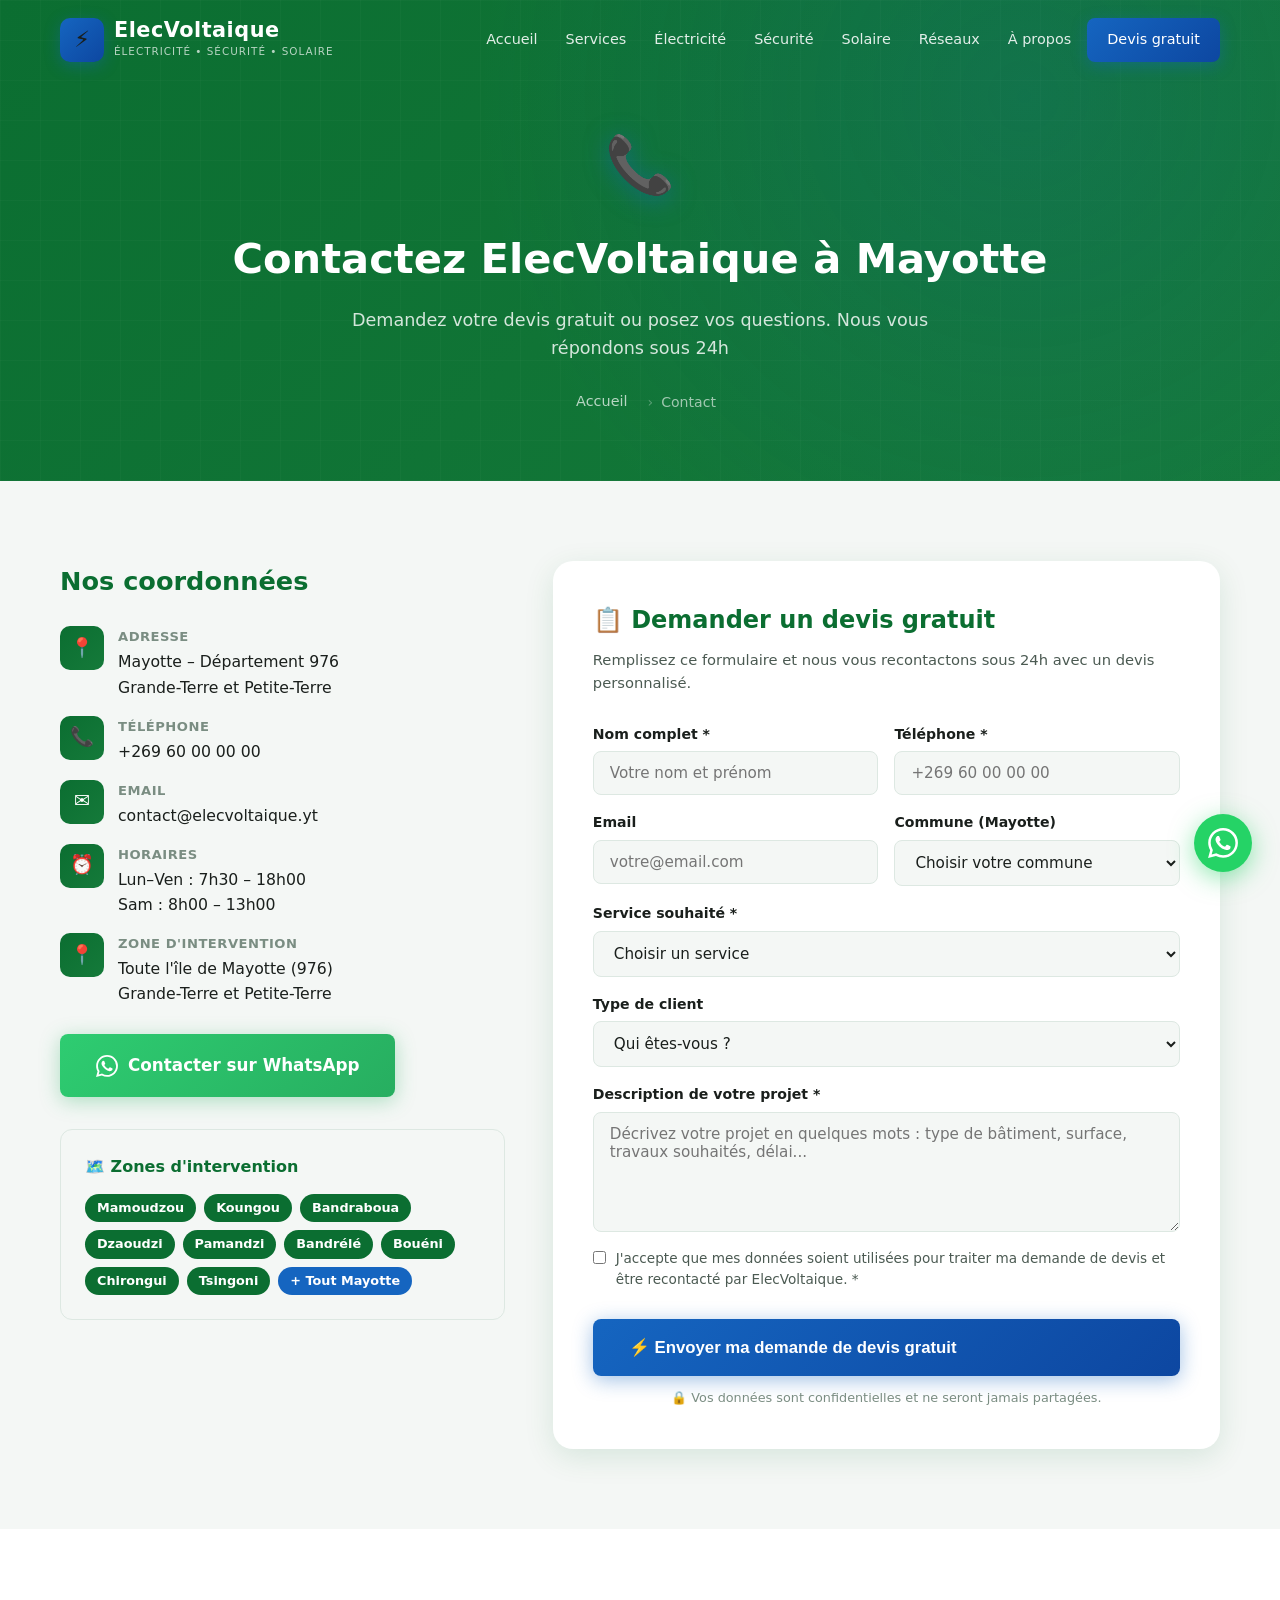
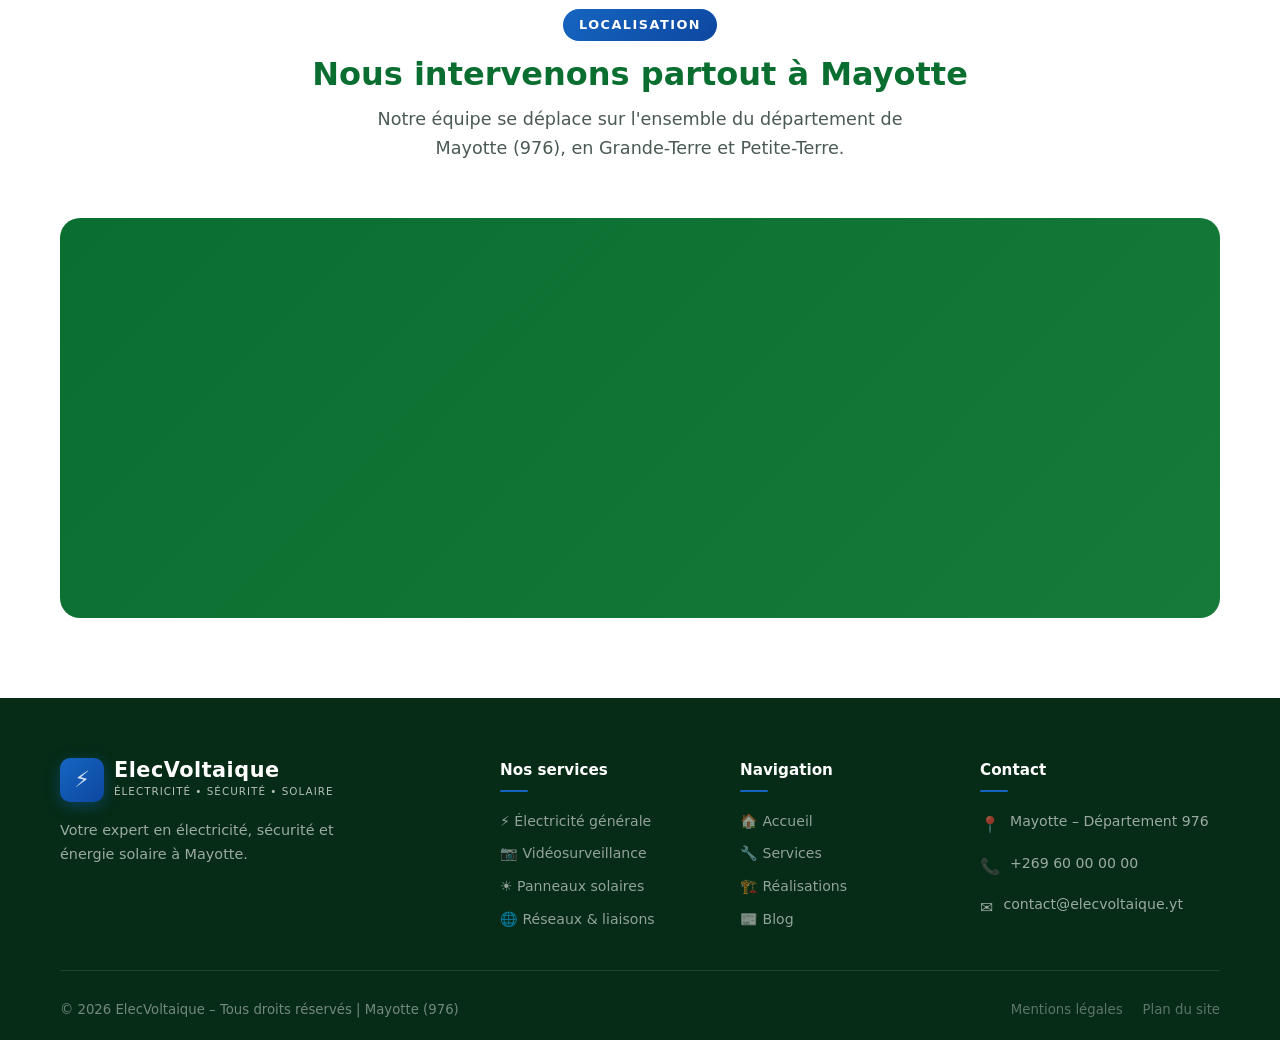
<file: contact.html>
<!DOCTYPE html>
<html lang="fr">
<head>
  <meta charset="UTF-8">
  <meta name="viewport" content="width=device-width, initial-scale=1.0">
  <meta name="description" content="Contactez ElecVoltaique à Mayotte – Demandez un devis gratuit pour vos travaux d'électricité, caméras, alarmes, panneaux solaires ou réseaux. Formulaire, téléphone, WhatsApp.">
  <meta name="keywords" content="contact ElecVoltaique Mayotte, devis électricité Mayotte, demande devis gratuit Mayotte, téléphone électricien Mayotte">
  <title>Contact &amp; Devis Gratuit – ElecVoltaique | Électricité à Mayotte</title>
  <meta property="og:title" content="Contact & Devis Gratuit – ElecVoltaique Mayotte">
  <meta property="og:description" content="Contactez ElecVoltaique pour votre devis gratuit. Électricité, sécurité, solaire, réseaux à Mayotte.">
  <meta property="og:type" content="website">
  <meta property="og:url" content="https://www.elecvoltaique.yt/contact.html">
  <link rel="canonical" href="https://www.elecvoltaique.yt/contact.html">
  <link rel="stylesheet" href="css/style.css">
</head>
<body>

<header>
  <div class="header-inner">
    <a href="index.html" class="logo" aria-label="ElecVoltaique - Accueil">
      <div class="logo-icon">⚡</div>
      <div class="logo-text">
        <span class="logo-name">ElecVoltaique</span>
        <span class="logo-tagline">Électricité • Sécurité • Solaire</span>
      </div>
    </a>
    <nav aria-label="Navigation principale">
      <a href="index.html">Accueil</a>
      <a href="services.html">Services</a>
      <a href="electricite.html">Électricité</a>
      <a href="securite.html">Sécurité</a>
      <a href="solaire.html">Solaire</a>
      <a href="reseaux.html">Réseaux</a>
      <a href="a-propos.html">À propos</a>
      <a href="contact.html" class="nav-cta active">Devis gratuit</a>
    </nav>
    <button class="hamburger" aria-label="Menu" aria-expanded="false">
      <span></span><span></span><span></span>
    </button>
  </div>
</header>

<section class="page-hero" aria-labelledby="contact-page-title">
  <div class="container">
    <div class="page-hero-content">
      <div class="page-hero-icon" aria-hidden="true">📞</div>
      <h1 id="contact-page-title">Contactez ElecVoltaique à Mayotte</h1>
      <p>Demandez votre devis gratuit ou posez vos questions. Nous vous répondons sous 24h</p>
      <nav class="breadcrumb" aria-label="Fil d'Ariane">
        <a href="index.html">Accueil</a>
        <span class="breadcrumb-sep">›</span>
        <span>Contact</span>
      </nav>
    </div>
  </div>
</section>

<!-- CONTACT SECTION -->
<section class="contact-section section-padding" aria-labelledby="contact-form-title">
  <div class="container">
    <div class="contact-grid">
      <div class="fade-left">
        <h2 style="font-size: 1.6rem; font-weight: 700; color: var(--primary); margin-bottom: 24px;">Nos coordonnées</h2>
        <div class="contact-info-items">
          <div class="contact-info-item">
            <div class="contact-info-icon">📍</div>
            <div class="contact-info-text">
              <div class="label">Adresse</div>
              <div class="value">Mayotte – Département 976<br>Grande-Terre et Petite-Terre</div>
            </div>
          </div>
          <div class="contact-info-item">
            <a href="tel:+269600000000" style="display: contents; text-decoration: none;">
              <div class="contact-info-icon">📞</div>
              <div class="contact-info-text">
                <div class="label">Téléphone</div>
                <div class="value">+269 60 00 00 00</div>
              </div>
            </a>
          </div>
          <div class="contact-info-item">
            <a href="mailto:contact@elecvoltaique.yt" style="display: contents; text-decoration: none;">
              <div class="contact-info-icon">✉️</div>
              <div class="contact-info-text">
                <div class="label">Email</div>
                <div class="value">contact@elecvoltaique.yt</div>
              </div>
            </a>
          </div>
          <div class="contact-info-item">
            <div class="contact-info-icon">⏰</div>
            <div class="contact-info-text">
              <div class="label">Horaires</div>
              <div class="value">Lun–Ven : 7h30 – 18h00<br>Sam : 8h00 – 13h00</div>
            </div>
          </div>
          <div class="contact-info-item">
            <div class="contact-info-icon">📍</div>
            <div class="contact-info-text">
              <div class="label">Zone d'intervention</div>
              <div class="value">Toute l'île de Mayotte (976)<br>Grande-Terre et Petite-Terre</div>
            </div>
          </div>
        </div>

        <!-- WhatsApp Button -->
        <div style="margin-top: 28px;">
          <a href="https://wa.me/269600000000?text=Bonjour%20ElecVoltaique%2C%20je%20souhaite%20obtenir%20un%20devis." target="_blank" rel="noopener" class="btn btn-green btn-lg" style="display: inline-flex; align-items: center; gap: 10px;">
            <svg width="22" height="22" viewBox="0 0 24 24" fill="white" xmlns="http://www.w3.org/2000/svg" aria-hidden="true"><path d="M17.472 14.382c-.297-.149-1.758-.867-2.03-.967-.273-.099-.471-.148-.67.15-.197.297-.767.966-.94 1.164-.173.199-.347.223-.644.075-.297-.15-1.255-.463-2.39-1.475-.883-.788-1.48-1.761-1.653-2.059-.173-.297-.018-.458.13-.606.134-.133.298-.347.446-.52.149-.174.198-.298.298-.497.099-.198.05-.371-.025-.52-.075-.149-.669-1.612-.916-2.207-.242-.579-.487-.5-.669-.51-.173-.008-.371-.01-.57-.01-.198 0-.52.074-.792.372-.272.297-1.04 1.016-1.04 2.479 0 1.462 1.065 2.875 1.213 3.074.149.198 2.096 3.2 5.077 4.487.709.306 1.262.489 1.694.625.712.227 1.36.195 1.871.118.571-.085 1.758-.719 2.006-1.413.248-.694.248-1.289.173-1.413-.074-.124-.272-.198-.57-.347m-5.421 7.403h-.004a9.87 9.87 0 01-5.031-1.378l-.361-.214-3.741.982.998-3.648-.235-.374a9.86 9.86 0 01-1.51-5.26c.001-5.45 4.436-9.884 9.888-9.884 2.64 0 5.122 1.03 6.988 2.898a9.825 9.825 0 012.893 6.994c-.003 5.45-4.437 9.884-9.885 9.884m8.413-18.297A11.815 11.815 0 0012.05 0C5.495 0 .16 5.335.157 11.892c0 2.096.547 4.142 1.588 5.945L.057 24l6.305-1.654a11.882 11.882 0 005.683 1.448h.005c6.554 0 11.89-5.335 11.893-11.893a11.821 11.821 0 00-3.48-8.413z"/></svg>
            Contacter sur WhatsApp
          </a>
        </div>

        <!-- Zones d'intervention rapide -->
        <div style="margin-top: 32px; background: var(--bg-light); border-radius: var(--radius); padding: 24px; border: 1px solid var(--border);">
          <h3 style="font-size: 1rem; font-weight: 700; color: var(--primary); margin-bottom: 14px;">🗺️ Zones d'intervention</h3>
          <div style="display: flex; flex-wrap: wrap; gap: 8px;">
            <span style="background: var(--primary); color: white; padding: 4px 12px; border-radius: 20px; font-size: 0.8rem; font-weight: 600;">Mamoudzou</span>
            <span style="background: var(--primary); color: white; padding: 4px 12px; border-radius: 20px; font-size: 0.8rem; font-weight: 600;">Koungou</span>
            <span style="background: var(--primary); color: white; padding: 4px 12px; border-radius: 20px; font-size: 0.8rem; font-weight: 600;">Bandraboua</span>
            <span style="background: var(--primary); color: white; padding: 4px 12px; border-radius: 20px; font-size: 0.8rem; font-weight: 600;">Dzaoudzi</span>
            <span style="background: var(--primary); color: white; padding: 4px 12px; border-radius: 20px; font-size: 0.8rem; font-weight: 600;">Pamandzi</span>
            <span style="background: var(--primary); color: white; padding: 4px 12px; border-radius: 20px; font-size: 0.8rem; font-weight: 600;">Bandrélé</span>
            <span style="background: var(--primary); color: white; padding: 4px 12px; border-radius: 20px; font-size: 0.8rem; font-weight: 600;">Bouéni</span>
            <span style="background: var(--primary); color: white; padding: 4px 12px; border-radius: 20px; font-size: 0.8rem; font-weight: 600;">Chirongui</span>
            <span style="background: var(--primary); color: white; padding: 4px 12px; border-radius: 20px; font-size: 0.8rem; font-weight: 600;">Tsingoni</span>
            <span style="background: var(--accent); color: white; padding: 4px 12px; border-radius: 20px; font-size: 0.8rem; font-weight: 600;">+ Tout Mayotte</span>
          </div>
        </div>
      </div>

      <div class="contact-form-wrap fade-right">
        <h2 class="modal-title" id="contact-form-title">📋 Demander un devis gratuit</h2>
        <p class="modal-subtitle">Remplissez ce formulaire et nous vous recontactons sous 24h avec un devis personnalisé.</p>
        <form class="contact-form" novalidate>
          <div class="form-grid">
            <div class="form-group">
              <label for="nom">Nom complet *</label>
              <input type="text" id="nom" name="nom" placeholder="Votre nom et prénom" required autocomplete="name">
            </div>
            <div class="form-group">
              <label for="telephone">Téléphone *</label>
              <input type="tel" id="telephone" name="telephone" placeholder="+269 60 00 00 00" required autocomplete="tel">
            </div>
            <div class="form-group">
              <label for="email">Email</label>
              <input type="email" id="email" name="email" placeholder="votre@email.com" autocomplete="email">
            </div>
            <div class="form-group">
              <label for="ville">Commune (Mayotte)</label>
              <select id="ville" name="ville">
                <option value="">Choisir votre commune</option>
                <option>Mamoudzou</option>
                <option>Koungou</option>
                <option>Bandraboua</option>
                <option>Acoua</option>
                <option>Mtsamboro</option>
                <option>M'Tsangamouji</option>
                <option>Tsingoni</option>
                <option>Ouangani</option>
                <option>Chiconi</option>
                <option>Sada</option>
                <option>Bouéni</option>
                <option>Kani-Kéli</option>
                <option>Chirongui</option>
                <option>Bandrélé</option>
                <option>Dzaoudzi</option>
                <option>Pamandzi</option>
                <option>Autre</option>
              </select>
            </div>
            <div class="form-group full-width">
              <label for="service">Service souhaité *</label>
              <select id="service" name="service" required>
                <option value="">Choisir un service</option>
                <option>Électricité générale</option>
                <option>Courant fort</option>
                <option>Courant faible</option>
                <option>Tableau électrique</option>
                <option>Vidéosurveillance (caméras)</option>
                <option>Alarme intrusion</option>
                <option>Panneaux solaires photovoltaïques</option>
                <option>Réseau informatique</option>
                <option>Baie de brassage</option>
                <option>Liaison point à point</option>
                <option>Maintenance / Dépannage</option>
                <option>Autre</option>
              </select>
            </div>
            <div class="form-group full-width">
              <label for="type-client">Type de client</label>
              <select id="type-client" name="type-client">
                <option value="">Qui êtes-vous ?</option>
                <option>Particulier</option>
                <option>Entreprise / Commerce</option>
                <option>Association</option>
                <option>Collectivité</option>
                <option>Promoteur / Constructeur</option>
              </select>
            </div>
            <div class="form-group full-width">
              <label for="message">Description de votre projet *</label>
              <textarea id="message" name="message" rows="5" placeholder="Décrivez votre projet en quelques mots : type de bâtiment, surface, travaux souhaités, délai..." required></textarea>
            </div>
          </div>
          <div style="display: flex; align-items: flex-start; gap: 10px; margin-bottom: 20px;">
            <input type="checkbox" id="rgpd" name="rgpd" required style="margin-top: 3px; flex-shrink: 0;">
            <label for="rgpd" style="font-size: 0.85rem; color: var(--text-gray); cursor: pointer;">J'accepte que mes données soient utilisées pour traiter ma demande de devis et être recontacté par ElecVoltaique. *</label>
          </div>
          <button type="submit" class="btn btn-primary btn-lg form-submit" style="width: 100%;">
            ⚡ Envoyer ma demande de devis gratuit
          </button>
          <div class="form-success">✅ Votre demande a bien été envoyée ! Nous vous recontactons sous 24h. Merci de votre confiance.</div>
          <p style="font-size: 0.8rem; color: var(--text-light); margin-top: 12px; text-align: center;">🔒 Vos données sont confidentielles et ne seront jamais partagées.</p>
        </form>
      </div>
    </div>
  </div>
</section>

<!-- CARTE GOOGLE MAPS -->
<section class="map-section section-padding" aria-labelledby="map-title">
  <div class="container">
    <div class="section-header fade-in">
      <div class="badge">Localisation</div>
      <h2 class="section-title" id="map-title">Nous intervenons partout à Mayotte</h2>
      <p class="section-subtitle">Notre équipe se déplace sur l'ensemble du département de Mayotte (976), en Grande-Terre et Petite-Terre.</p>
    </div>
    <div class="map-container fade-in">
      <iframe
        src="https://www.google.com/maps/embed?pb=!1m18!1m12!1m3!1d113534.81799087697!2d45.12!3d-12.83!2m3!1f0!2f0!3f0!3m2!1i1024!2i768!4f13.1!3m3!1m2!1s0x2195fcfe95bd9e9f%3A0x8c3b5c62a2b0e79a!2sMayotte!5e0!3m2!1sfr!2sfr!4v1700000000000!5m2!1sfr!2sfr"
        allowfullscreen=""
        loading="lazy"
        referrerpolicy="no-referrer-when-downgrade"
        title="Carte de Mayotte – Zone d'intervention ElecVoltaique">
      </iframe>
    </div>
  </div>
</section>

<footer>
  <div class="container">
    <div class="footer-grid">
      <div class="footer-brand">
        <div class="logo">
          <div class="logo-icon">⚡</div>
          <div class="logo-text">
            <span class="logo-name">ElecVoltaique</span>
            <span class="logo-tagline">Électricité • Sécurité • Solaire</span>
          </div>
        </div>
        <p>Votre expert en électricité, sécurité et énergie solaire à Mayotte.</p>
      </div>
      <div class="footer-col">
        <h4>Nos services</h4>
        <ul>
          <li><a href="electricite.html">⚡ Électricité générale</a></li>
          <li><a href="securite.html">📷 Vidéosurveillance</a></li>
          <li><a href="solaire.html">☀️ Panneaux solaires</a></li>
          <li><a href="reseaux.html">🌐 Réseaux & liaisons</a></li>
        </ul>
      </div>
      <div class="footer-col">
        <h4>Navigation</h4>
        <ul>
          <li><a href="index.html">🏠 Accueil</a></li>
          <li><a href="services.html">🔧 Services</a></li>
          <li><a href="realisations.html">🏗️ Réalisations</a></li>
          <li><a href="blog.html">📰 Blog</a></li>
        </ul>
      </div>
      <div class="footer-col">
        <h4>Contact</h4>
        <div class="footer-contact-items">
          <div class="footer-contact-item"><span class="fci-icon">📍</span><span>Mayotte – Département 976</span></div>
          <div class="footer-contact-item"><span class="fci-icon">📞</span><span>+269 60 00 00 00</span></div>
          <div class="footer-contact-item"><span class="fci-icon">✉️</span><span>contact@elecvoltaique.yt</span></div>
        </div>
      </div>
    </div>
    <div class="footer-bottom">
      <span>© <span class="copyright-year">2024</span> ElecVoltaique – Tous droits réservés | Mayotte (976)</span>
      <div style="display:flex;gap:20px;"><a href="#">Mentions légales</a><a href="sitemap.xml">Plan du site</a></div>
    </div>
  </div>
</footer>

<a href="https://wa.me/269600000000?text=Bonjour%20ElecVoltaique%2C%20je%20souhaite%20obtenir%20un%20devis." class="whatsapp-float" target="_blank" rel="noopener" aria-label="WhatsApp">
  <svg viewBox="0 0 24 24" xmlns="http://www.w3.org/2000/svg" aria-hidden="true"><path d="M17.472 14.382c-.297-.149-1.758-.867-2.03-.967-.273-.099-.471-.148-.67.15-.197.297-.767.966-.94 1.164-.173.199-.347.223-.644.075-.297-.15-1.255-.463-2.39-1.475-.883-.788-1.48-1.761-1.653-2.059-.173-.297-.018-.458.13-.606.134-.133.298-.347.446-.52.149-.174.198-.298.298-.497.099-.198.05-.371-.025-.52-.075-.149-.669-1.612-.916-2.207-.242-.579-.487-.5-.669-.51-.173-.008-.371-.01-.57-.01-.198 0-.52.074-.792.372-.272.297-1.04 1.016-1.04 2.479 0 1.462 1.065 2.875 1.213 3.074.149.198 2.096 3.2 5.077 4.487.709.306 1.262.489 1.694.625.712.227 1.36.195 1.871.118.571-.085 1.758-.719 2.006-1.413.248-.694.248-1.289.173-1.413-.074-.124-.272-.198-.57-.347m-5.421 7.403h-.004a9.87 9.87 0 01-5.031-1.378l-.361-.214-3.741.982.998-3.648-.235-.374a9.86 9.86 0 01-1.51-5.26c.001-5.45 4.436-9.884 9.888-9.884 2.64 0 5.122 1.03 6.988 2.898a9.825 9.825 0 012.893 6.994c-.003 5.45-4.437 9.884-9.885 9.884m8.413-18.297A11.815 11.815 0 0012.05 0C5.495 0 .16 5.335.157 11.892c0 2.096.547 4.142 1.588 5.945L.057 24l6.305-1.654a11.882 11.882 0 005.683 1.448h.005c6.554 0 11.89-5.335 11.893-11.893a11.821 11.821 0 00-3.48-8.413z"/></svg>
</a>
<button class="back-to-top" aria-label="Retour en haut">↑</button>
<script src="js/script.js"></script>
</body>
</html>
</file>
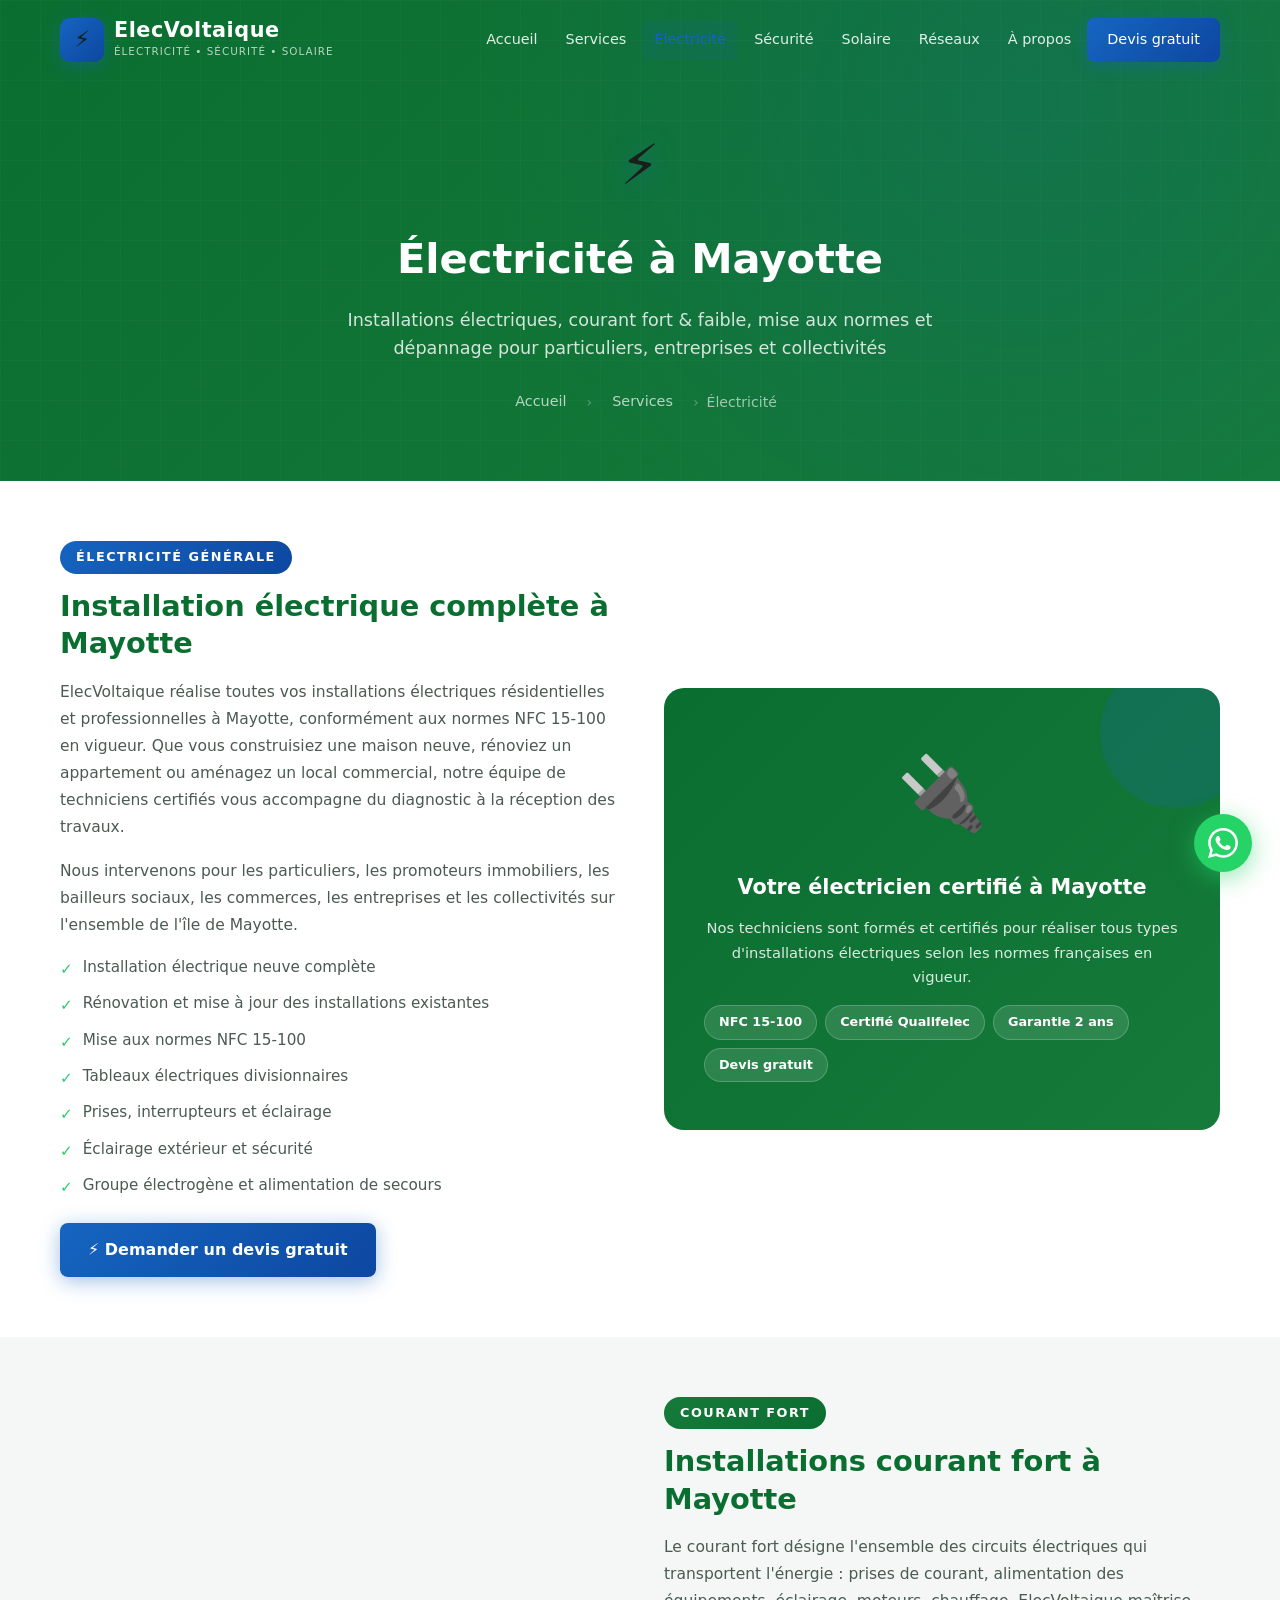
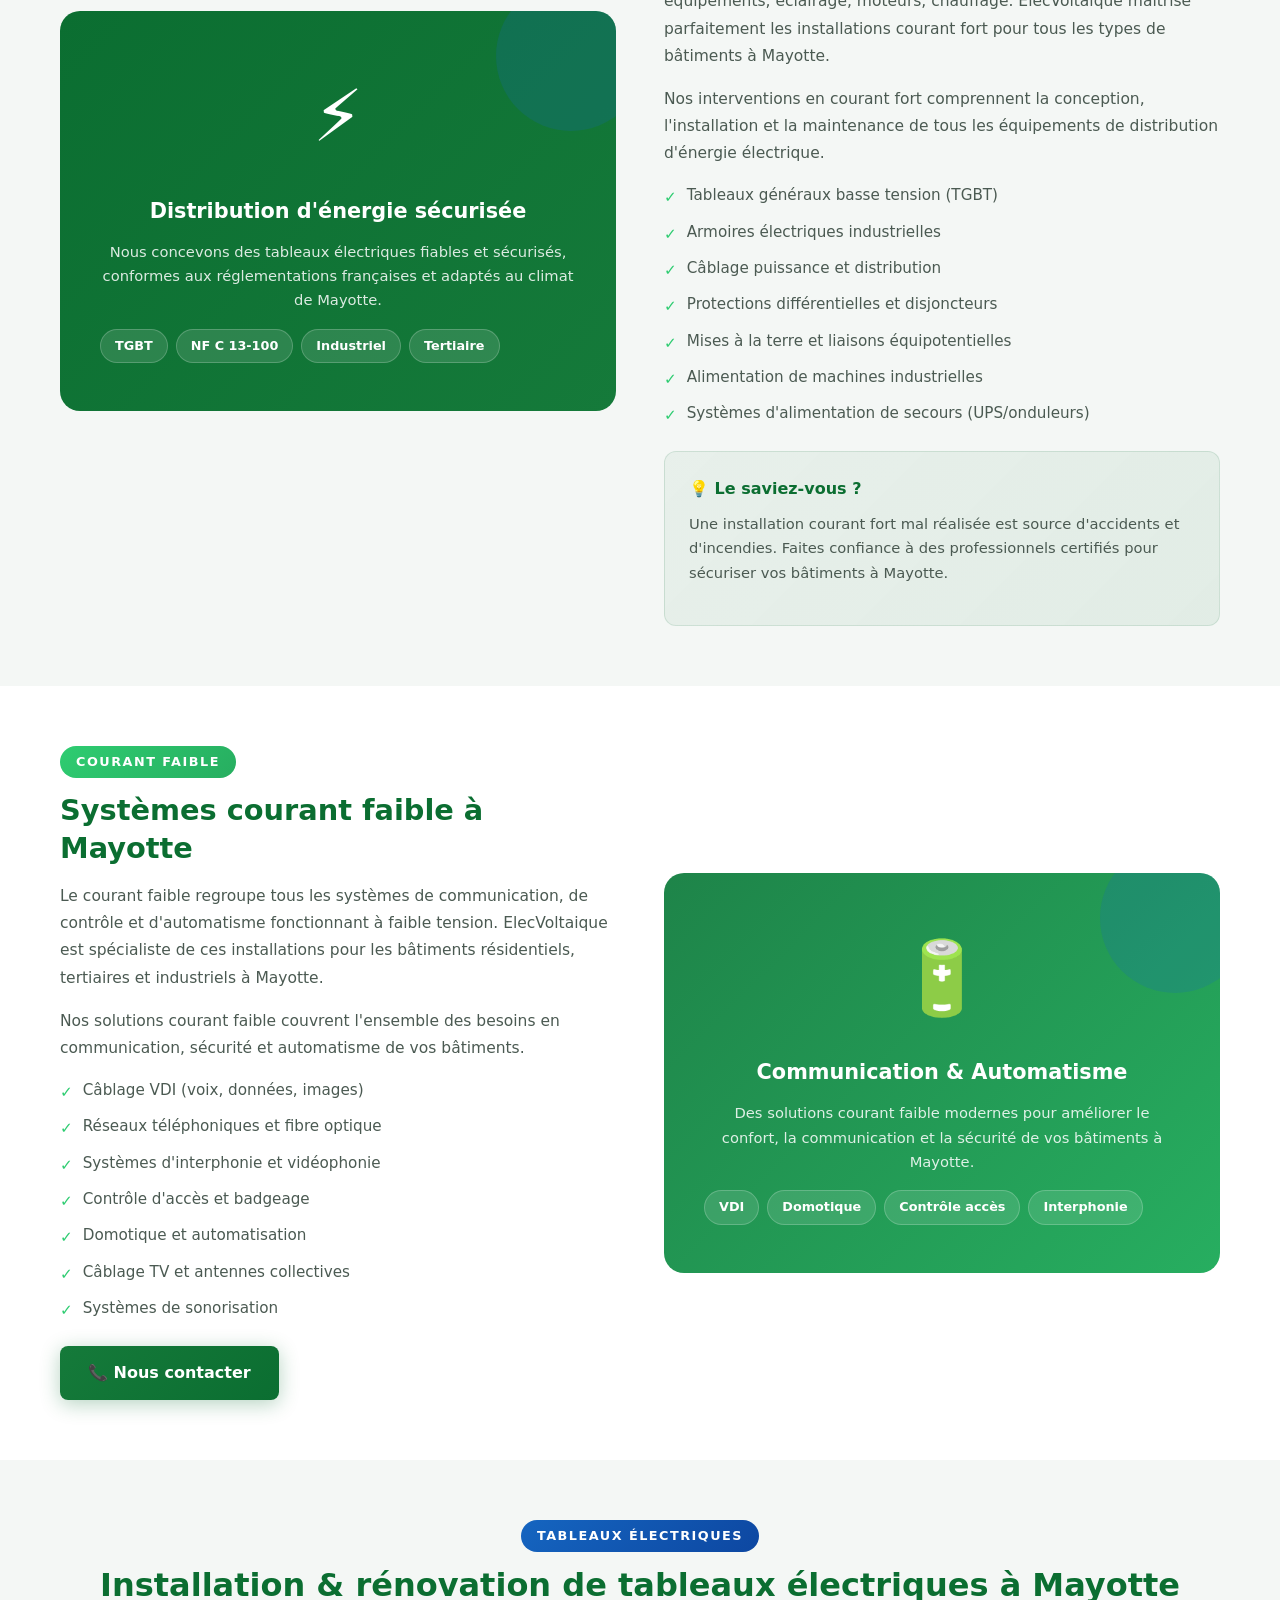
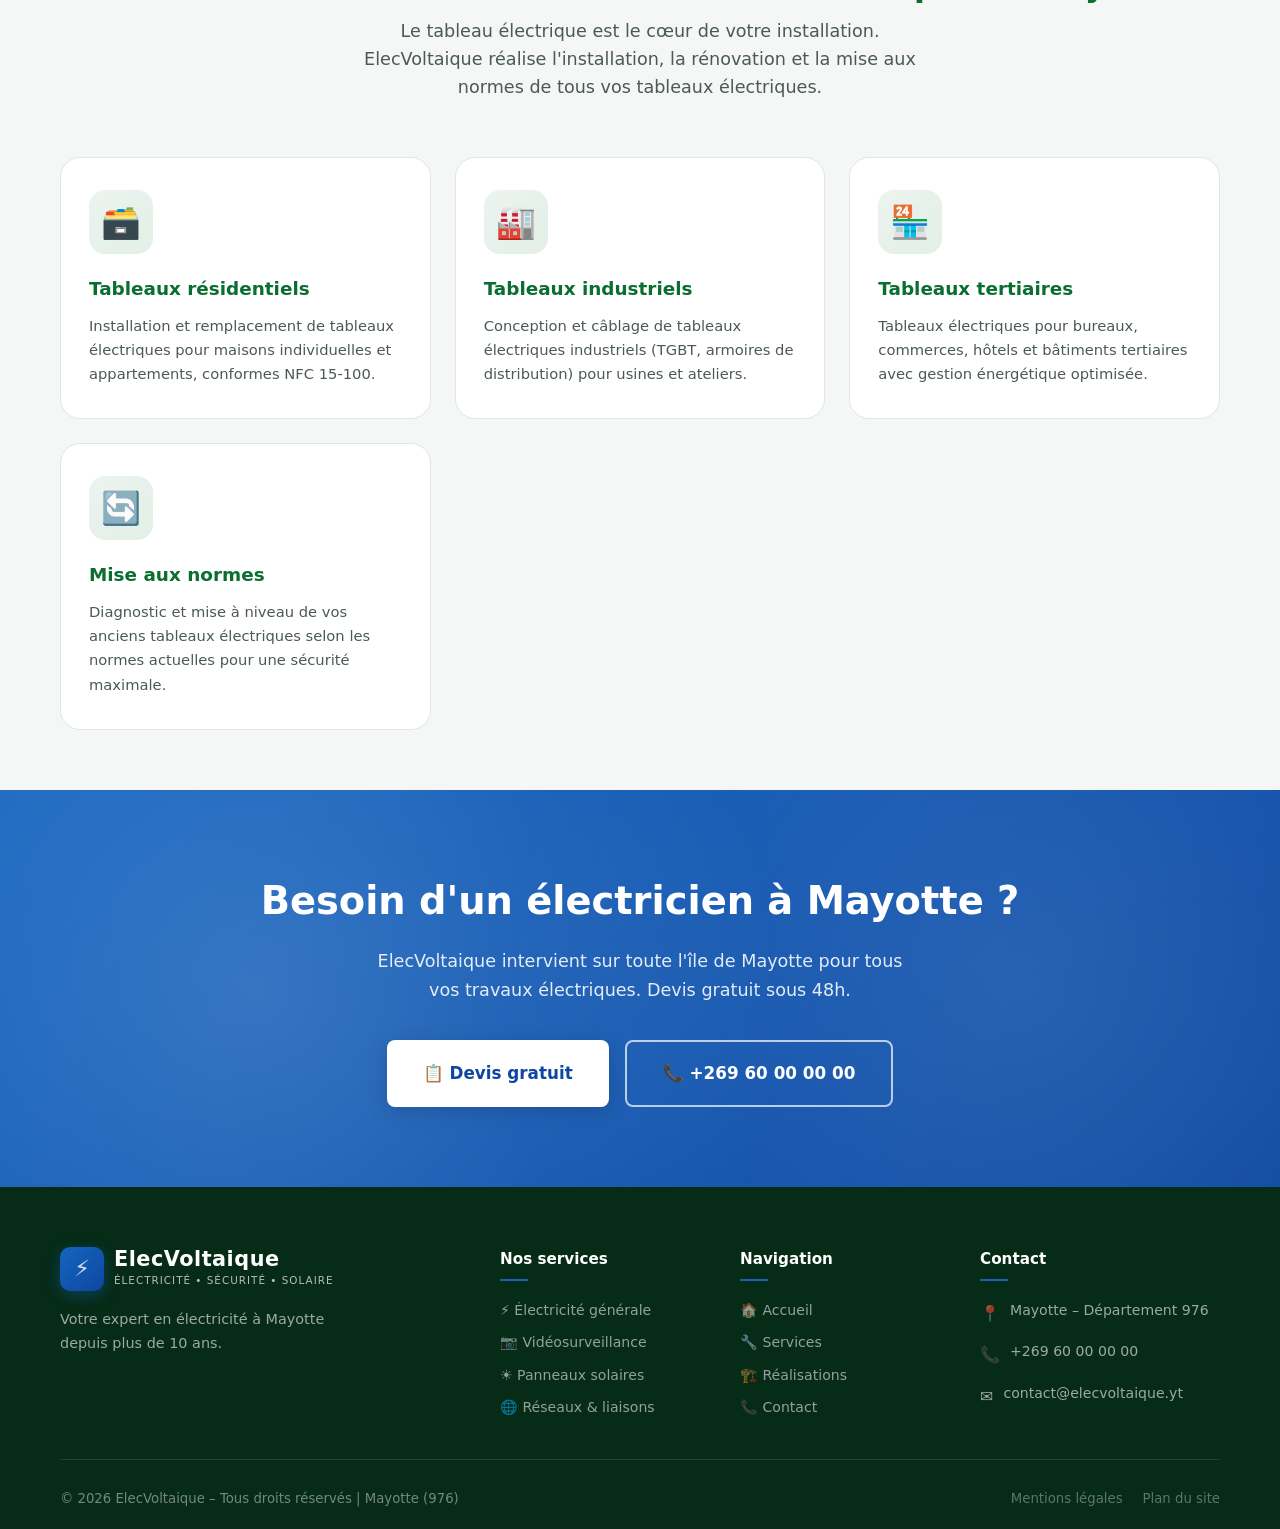
<file: electricite.html>
<!DOCTYPE html>
<html lang="fr">
<head>
  <meta charset="UTF-8">
  <meta name="viewport" content="width=device-width, initial-scale=1.0">
  <meta name="description" content="ElecVoltaique – Installation électrique à Mayotte. Courant fort, courant faible, tableaux électriques, mise aux normes NFC 15-100 pour logements, commerces et entreprises.">
  <meta name="keywords" content="électricité Mayotte, installation électrique Mayotte, courant fort Mayotte, courant faible Mayotte, tableau électrique Mayotte, mise aux normes électriques Mayotte">
  <title>Électricité à Mayotte – ElecVoltaique | Courant Fort &amp; Faible</title>
  <meta property="og:title" content="Électricité à Mayotte – ElecVoltaique">
  <meta property="og:description" content="Expert en installations électriques à Mayotte : courant fort, courant faible, tableaux, mise aux normes. Devis gratuit.">
  <meta property="og:type" content="website">
  <meta property="og:url" content="https://www.elecvoltaique.yt/electricite.html">
  <link rel="canonical" href="https://www.elecvoltaique.yt/electricite.html">
  <link rel="stylesheet" href="css/style.css">
</head>
<body>

<header>
  <div class="header-inner">
    <a href="index.html" class="logo" aria-label="ElecVoltaique - Accueil">
      <div class="logo-icon">⚡</div>
      <div class="logo-text">
        <span class="logo-name">ElecVoltaique</span>
        <span class="logo-tagline">Électricité • Sécurité • Solaire</span>
      </div>
    </a>
    <nav aria-label="Navigation principale">
      <a href="index.html">Accueil</a>
      <a href="services.html">Services</a>
      <a href="electricite.html" class="active">Électricité</a>
      <a href="securite.html">Sécurité</a>
      <a href="solaire.html">Solaire</a>
      <a href="reseaux.html">Réseaux</a>
      <a href="a-propos.html">À propos</a>
      <a href="contact.html" class="nav-cta">Devis gratuit</a>
    </nav>
    <button class="hamburger" aria-label="Menu" aria-expanded="false">
      <span></span><span></span><span></span>
    </button>
  </div>
</header>

<section class="page-hero" aria-labelledby="elec-title">
  <div class="container">
    <div class="page-hero-content">
      <div class="page-hero-icon" aria-hidden="true">⚡</div>
      <h1 id="elec-title">Électricité à Mayotte</h1>
      <p>Installations électriques, courant fort &amp; faible, mise aux normes et dépannage pour particuliers, entreprises et collectivités</p>
      <nav class="breadcrumb" aria-label="Fil d'Ariane">
        <a href="index.html">Accueil</a>
        <span class="breadcrumb-sep">›</span>
        <a href="services.html">Services</a>
        <span class="breadcrumb-sep">›</span>
        <span>Électricité</span>
      </nav>
    </div>
  </div>
</section>

<!-- ELECTRICITE GENERALE -->
<section class="detail-section section-padding" aria-labelledby="elec-gen-title">
  <div class="container">
    <div class="detail-grid">
      <div class="detail-content fade-left">
        <div class="badge">Électricité générale</div>
        <h2 id="elec-gen-title">Installation électrique complète à Mayotte</h2>
        <p>ElecVoltaique réalise toutes vos installations électriques résidentielles et professionnelles à Mayotte, conformément aux normes NFC 15-100 en vigueur. Que vous construisiez une maison neuve, rénoviez un appartement ou aménagez un local commercial, notre équipe de techniciens certifiés vous accompagne du diagnostic à la réception des travaux.</p>
        <p>Nous intervenons pour les particuliers, les promoteurs immobiliers, les bailleurs sociaux, les commerces, les entreprises et les collectivités sur l'ensemble de l'île de Mayotte.</p>
        <ul>
          <li>Installation électrique neuve complète</li>
          <li>Rénovation et mise à jour des installations existantes</li>
          <li>Mise aux normes NFC 15-100</li>
          <li>Tableaux électriques divisionnaires</li>
          <li>Prises, interrupteurs et éclairage</li>
          <li>Éclairage extérieur et sécurité</li>
          <li>Groupe électrogène et alimentation de secours</li>
        </ul>
        <a href="contact.html" class="btn btn-primary">⚡ Demander un devis gratuit</a>
      </div>
      <div class="detail-visual fade-right">
        <div class="detail-visual-icon" aria-hidden="true">🔌</div>
        <h3>Votre électricien certifié à Mayotte</h3>
        <p>Nos techniciens sont formés et certifiés pour réaliser tous types d'installations électriques selon les normes françaises en vigueur.</p>
        <div class="feature-tags">
          <span class="feature-tag">NFC 15-100</span>
          <span class="feature-tag">Certifié Qualifelec</span>
          <span class="feature-tag">Garantie 2 ans</span>
          <span class="feature-tag">Devis gratuit</span>
        </div>
      </div>
    </div>
  </div>
</section>

<!-- COURANT FORT -->
<section class="detail-section section-padding bg-alt" aria-labelledby="courant-fort-title">
  <div class="container">
    <div class="detail-grid reverse">
      <div class="detail-content fade-right">
        <div class="badge badge-blue">Courant fort</div>
        <h2 id="courant-fort-title">Installations courant fort à Mayotte</h2>
        <p>Le courant fort désigne l'ensemble des circuits électriques qui transportent l'énergie : prises de courant, alimentation des équipements, éclairage, moteurs, chauffage. ElecVoltaique maîtrise parfaitement les installations courant fort pour tous les types de bâtiments à Mayotte.</p>
        <p>Nos interventions en courant fort comprennent la conception, l'installation et la maintenance de tous les équipements de distribution d'énergie électrique.</p>
        <ul>
          <li>Tableaux généraux basse tension (TGBT)</li>
          <li>Armoires électriques industrielles</li>
          <li>Câblage puissance et distribution</li>
          <li>Protections différentielles et disjoncteurs</li>
          <li>Mises à la terre et liaisons équipotentielles</li>
          <li>Alimentation de machines industrielles</li>
          <li>Systèmes d'alimentation de secours (UPS/onduleurs)</li>
        </ul>
        <div class="highlight-box">
          <h4>💡 Le saviez-vous ?</h4>
          <p>Une installation courant fort mal réalisée est source d'accidents et d'incendies. Faites confiance à des professionnels certifiés pour sécuriser vos bâtiments à Mayotte.</p>
        </div>
      </div>
      <div class="detail-visual fade-left">
        <div class="detail-visual-icon" aria-hidden="true">⚡</div>
        <h3>Distribution d'énergie sécurisée</h3>
        <p>Nous concevons des tableaux électriques fiables et sécurisés, conformes aux réglementations françaises et adaptés au climat de Mayotte.</p>
        <div class="feature-tags">
          <span class="feature-tag">TGBT</span>
          <span class="feature-tag">NF C 13-100</span>
          <span class="feature-tag">Industriel</span>
          <span class="feature-tag">Tertiaire</span>
        </div>
      </div>
    </div>
  </div>
</section>

<!-- COURANT FAIBLE -->
<section class="detail-section section-padding" aria-labelledby="courant-faible-title">
  <div class="container">
    <div class="detail-grid">
      <div class="detail-content fade-left">
        <div class="badge badge-green">Courant faible</div>
        <h2 id="courant-faible-title">Systèmes courant faible à Mayotte</h2>
        <p>Le courant faible regroupe tous les systèmes de communication, de contrôle et d'automatisme fonctionnant à faible tension. ElecVoltaique est spécialiste de ces installations pour les bâtiments résidentiels, tertiaires et industriels à Mayotte.</p>
        <p>Nos solutions courant faible couvrent l'ensemble des besoins en communication, sécurité et automatisme de vos bâtiments.</p>
        <ul>
          <li>Câblage VDI (voix, données, images)</li>
          <li>Réseaux téléphoniques et fibre optique</li>
          <li>Systèmes d'interphonie et vidéophonie</li>
          <li>Contrôle d'accès et badgeage</li>
          <li>Domotique et automatisation</li>
          <li>Câblage TV et antennes collectives</li>
          <li>Systèmes de sonorisation</li>
        </ul>
        <a href="contact.html" class="btn btn-blue">📞 Nous contacter</a>
      </div>
      <div class="detail-visual fade-right" style="background: linear-gradient(135deg, #1e8449, #27ae60);">
        <div class="detail-visual-icon" aria-hidden="true">🔋</div>
        <h3>Communication &amp; Automatisme</h3>
        <p>Des solutions courant faible modernes pour améliorer le confort, la communication et la sécurité de vos bâtiments à Mayotte.</p>
        <div class="feature-tags">
          <span class="feature-tag">VDI</span>
          <span class="feature-tag">Domotique</span>
          <span class="feature-tag">Contrôle accès</span>
          <span class="feature-tag">Interphonie</span>
        </div>
      </div>
    </div>
  </div>
</section>

<!-- TABLEAUX ELECTRIQUES -->
<section class="detail-section section-padding bg-alt" aria-labelledby="tableaux-title">
  <div class="container">
    <div class="section-header fade-in">
      <div class="badge">Tableaux électriques</div>
      <h2 class="section-title" id="tableaux-title">Installation &amp; rénovation de tableaux électriques à Mayotte</h2>
      <p class="section-subtitle">Le tableau électrique est le cœur de votre installation. ElecVoltaique réalise l'installation, la rénovation et la mise aux normes de tous vos tableaux électriques.</p>
    </div>
    <div class="services-grid">
      <div class="service-card fade-in delay-1">
        <div class="service-icon-wrap">🗃️</div>
        <h3 class="service-card-title">Tableaux résidentiels</h3>
        <p class="service-card-desc">Installation et remplacement de tableaux électriques pour maisons individuelles et appartements, conformes NFC 15-100.</p>
      </div>
      <div class="service-card fade-in delay-2">
        <div class="service-icon-wrap">🏭</div>
        <h3 class="service-card-title">Tableaux industriels</h3>
        <p class="service-card-desc">Conception et câblage de tableaux électriques industriels (TGBT, armoires de distribution) pour usines et ateliers.</p>
      </div>
      <div class="service-card fade-in delay-3">
        <div class="service-icon-wrap">🏪</div>
        <h3 class="service-card-title">Tableaux tertiaires</h3>
        <p class="service-card-desc">Tableaux électriques pour bureaux, commerces, hôtels et bâtiments tertiaires avec gestion énergétique optimisée.</p>
      </div>
      <div class="service-card fade-in delay-4">
        <div class="service-icon-wrap">🔄</div>
        <h3 class="service-card-title">Mise aux normes</h3>
        <p class="service-card-desc">Diagnostic et mise à niveau de vos anciens tableaux électriques selon les normes actuelles pour une sécurité maximale.</p>
      </div>
    </div>
  </div>
</section>

<!-- CTA -->
<section class="contact-cta" aria-labelledby="cta-elec-title">
  <div class="container">
    <div class="contact-cta-content">
      <h2 id="cta-elec-title">Besoin d'un électricien à Mayotte ?</h2>
      <p>ElecVoltaique intervient sur toute l'île de Mayotte pour tous vos travaux électriques. Devis gratuit sous 48h.</p>
      <div class="actions">
        <a href="contact.html" class="btn btn-white btn-lg">📋 Devis gratuit</a>
        <a href="tel:+269600000000" class="btn btn-outline btn-lg">📞 +269 60 00 00 00</a>
      </div>
    </div>
  </div>
</section>

<footer>
  <div class="container">
    <div class="footer-grid">
      <div class="footer-brand">
        <div class="logo">
          <div class="logo-icon">⚡</div>
          <div class="logo-text">
            <span class="logo-name">ElecVoltaique</span>
            <span class="logo-tagline">Électricité • Sécurité • Solaire</span>
          </div>
        </div>
        <p>Votre expert en électricité à Mayotte depuis plus de 10 ans.</p>
      </div>
      <div class="footer-col">
        <h4>Nos services</h4>
        <ul>
          <li><a href="electricite.html">⚡ Électricité générale</a></li>
          <li><a href="securite.html">📷 Vidéosurveillance</a></li>
          <li><a href="solaire.html">☀️ Panneaux solaires</a></li>
          <li><a href="reseaux.html">🌐 Réseaux & liaisons</a></li>
        </ul>
      </div>
      <div class="footer-col">
        <h4>Navigation</h4>
        <ul>
          <li><a href="index.html">🏠 Accueil</a></li>
          <li><a href="services.html">🔧 Services</a></li>
          <li><a href="realisations.html">🏗️ Réalisations</a></li>
          <li><a href="contact.html">📞 Contact</a></li>
        </ul>
      </div>
      <div class="footer-col">
        <h4>Contact</h4>
        <div class="footer-contact-items">
          <div class="footer-contact-item"><span class="fci-icon">📍</span><span>Mayotte – Département 976</span></div>
          <div class="footer-contact-item"><span class="fci-icon">📞</span><span>+269 60 00 00 00</span></div>
          <div class="footer-contact-item"><span class="fci-icon">✉️</span><span>contact@elecvoltaique.yt</span></div>
        </div>
      </div>
    </div>
    <div class="footer-bottom">
      <span>© <span class="copyright-year">2024</span> ElecVoltaique – Tous droits réservés | Mayotte (976)</span>
      <div style="display:flex;gap:20px;"><a href="#">Mentions légales</a><a href="sitemap.xml">Plan du site</a></div>
    </div>
  </div>
</footer>

<a href="https://wa.me/269600000000?text=Bonjour%20ElecVoltaique%2C%20je%20souhaite%20obtenir%20un%20devis." class="whatsapp-float" target="_blank" rel="noopener" aria-label="WhatsApp">
  <svg viewBox="0 0 24 24" xmlns="http://www.w3.org/2000/svg" aria-hidden="true"><path d="M17.472 14.382c-.297-.149-1.758-.867-2.03-.967-.273-.099-.471-.148-.67.15-.197.297-.767.966-.94 1.164-.173.199-.347.223-.644.075-.297-.15-1.255-.463-2.39-1.475-.883-.788-1.48-1.761-1.653-2.059-.173-.297-.018-.458.13-.606.134-.133.298-.347.446-.52.149-.174.198-.298.298-.497.099-.198.05-.371-.025-.52-.075-.149-.669-1.612-.916-2.207-.242-.579-.487-.5-.669-.51-.173-.008-.371-.01-.57-.01-.198 0-.52.074-.792.372-.272.297-1.04 1.016-1.04 2.479 0 1.462 1.065 2.875 1.213 3.074.149.198 2.096 3.2 5.077 4.487.709.306 1.262.489 1.694.625.712.227 1.36.195 1.871.118.571-.085 1.758-.719 2.006-1.413.248-.694.248-1.289.173-1.413-.074-.124-.272-.198-.57-.347m-5.421 7.403h-.004a9.87 9.87 0 01-5.031-1.378l-.361-.214-3.741.982.998-3.648-.235-.374a9.86 9.86 0 01-1.51-5.26c.001-5.45 4.436-9.884 9.888-9.884 2.64 0 5.122 1.03 6.988 2.898a9.825 9.825 0 012.893 6.994c-.003 5.45-4.437 9.884-9.885 9.884m8.413-18.297A11.815 11.815 0 0012.05 0C5.495 0 .16 5.335.157 11.892c0 2.096.547 4.142 1.588 5.945L.057 24l6.305-1.654a11.882 11.882 0 005.683 1.448h.005c6.554 0 11.89-5.335 11.893-11.893a11.821 11.821 0 00-3.48-8.413z"/></svg>
</a>
<button class="back-to-top" aria-label="Retour en haut">↑</button>
<script src="js/script.js"></script>
</body>
</html>
</file>
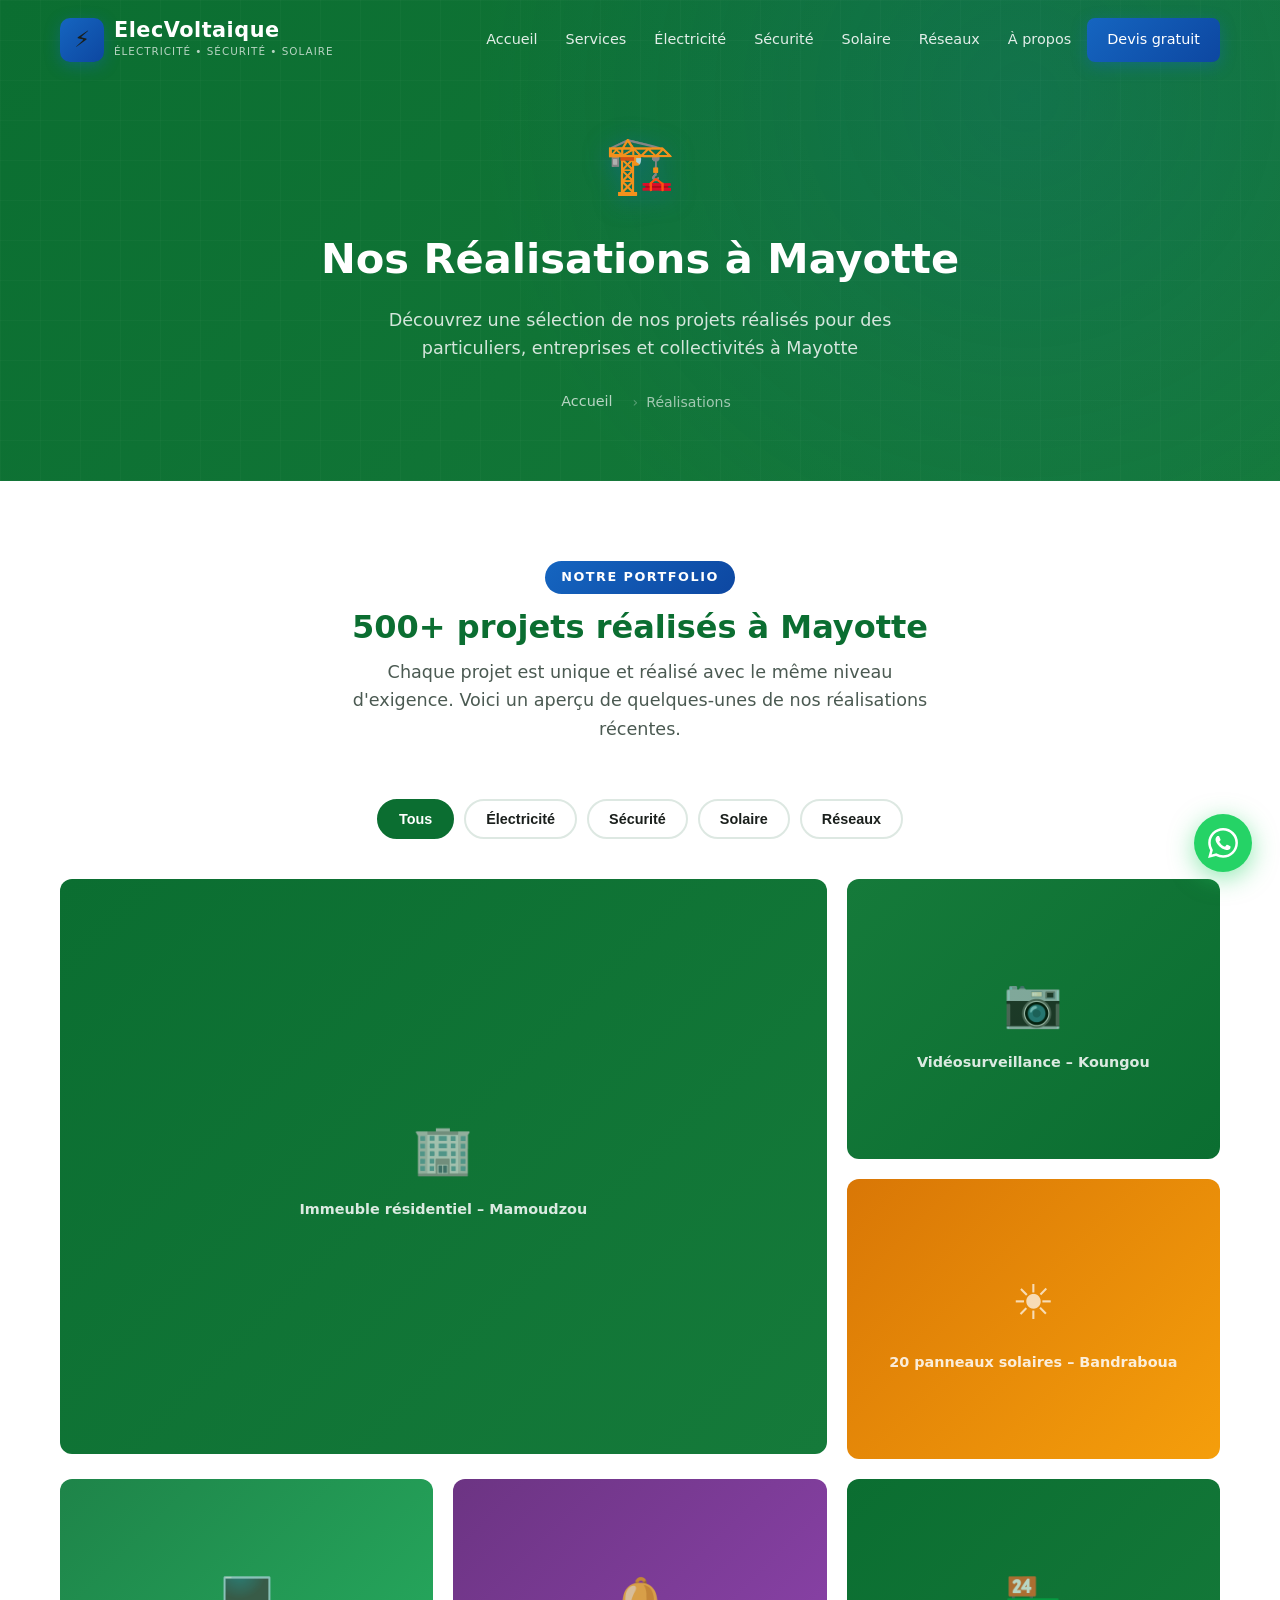
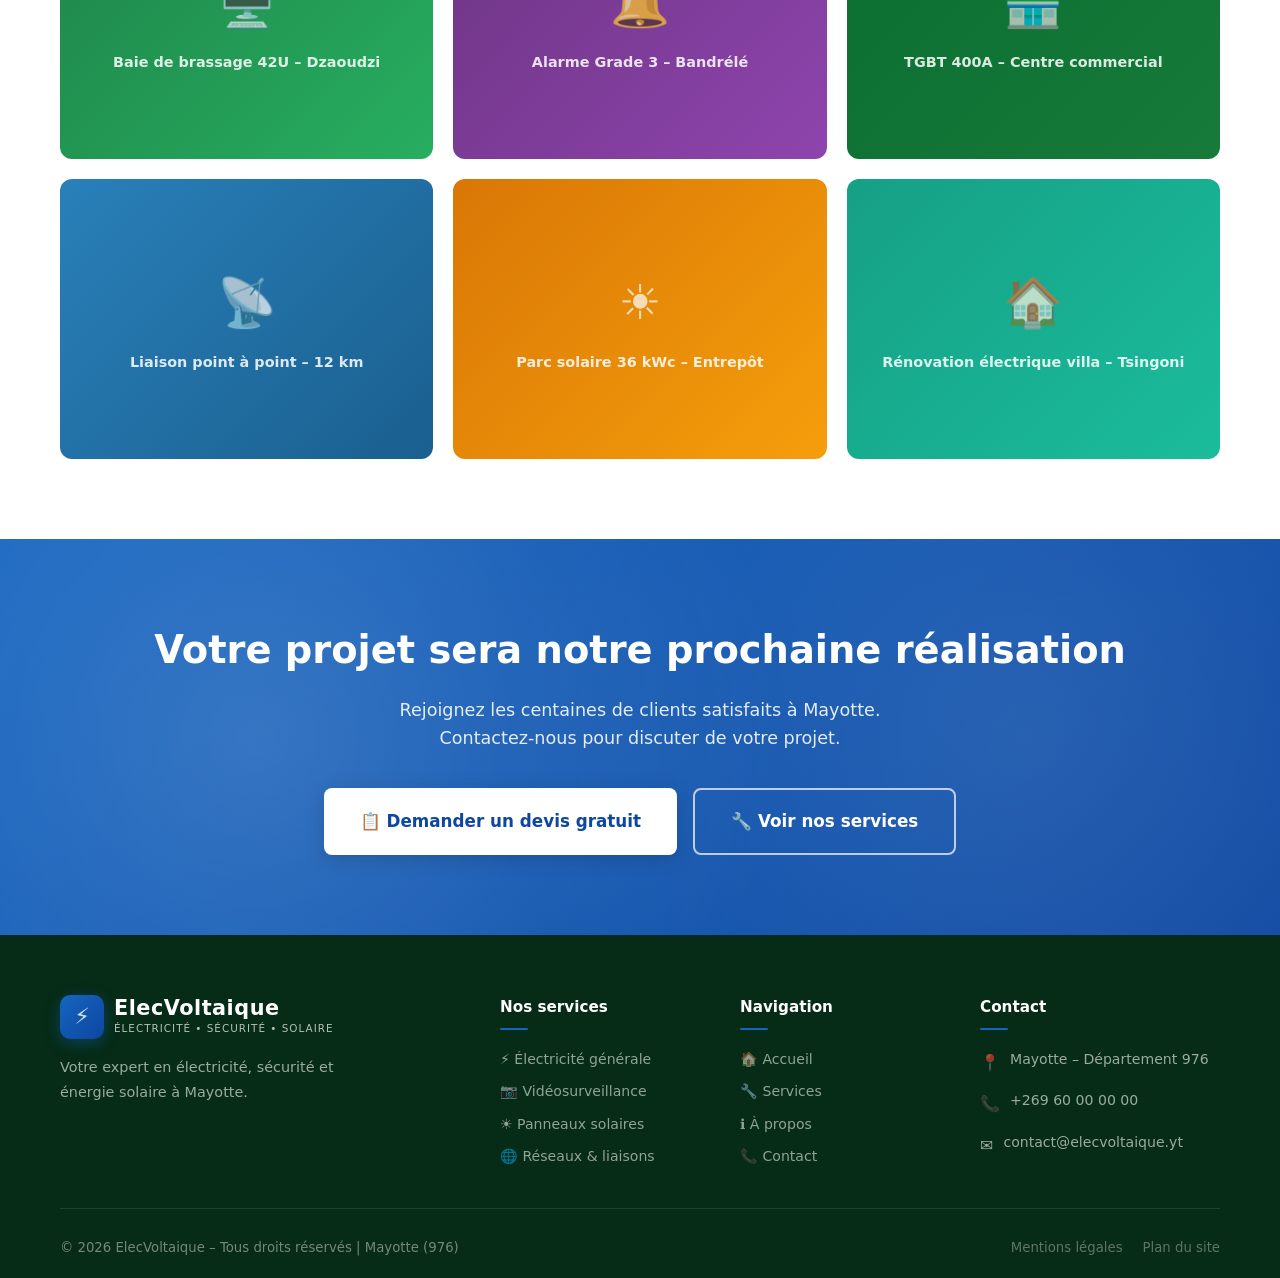
<file: realisations.html>
<!DOCTYPE html>
<html lang="fr">
<head>
  <meta charset="UTF-8">
  <meta name="viewport" content="width=device-width, initial-scale=1.0">
  <meta name="description" content="Réalisations d'ElecVoltaique à Mayotte – Galerie de nos chantiers : installations électriques, vidéosurveillance, panneaux solaires, baies de brassage. Découvrez nos projets.">
  <meta name="keywords" content="réalisations électricité Mayotte, chantiers ElecVoltaique, galerie travaux électriques Mayotte, projets panneaux solaires Mayotte">
  <title>Nos Réalisations à Mayotte – ElecVoltaique | Galerie de Chantiers</title>
  <meta property="og:title" content="Nos Réalisations – ElecVoltaique Mayotte">
  <meta property="og:description" content="Découvrez nos réalisations à Mayotte : installations électriques, caméras, alarmes, panneaux solaires, réseaux. Galerie photo de nos projets.">
  <meta property="og:type" content="website">
  <meta property="og:url" content="https://www.elecvoltaique.yt/realisations.html">
  <link rel="canonical" href="https://www.elecvoltaique.yt/realisations.html">
  <link rel="stylesheet" href="css/style.css">
</head>
<body>

<header>
  <div class="header-inner">
    <a href="index.html" class="logo" aria-label="ElecVoltaique - Accueil">
      <div class="logo-icon">⚡</div>
      <div class="logo-text">
        <span class="logo-name">ElecVoltaique</span>
        <span class="logo-tagline">Électricité • Sécurité • Solaire</span>
      </div>
    </a>
    <nav aria-label="Navigation principale">
      <a href="index.html">Accueil</a>
      <a href="services.html">Services</a>
      <a href="electricite.html">Électricité</a>
      <a href="securite.html">Sécurité</a>
      <a href="solaire.html">Solaire</a>
      <a href="reseaux.html">Réseaux</a>
      <a href="a-propos.html">À propos</a>
      <a href="contact.html" class="nav-cta">Devis gratuit</a>
    </nav>
    <button class="hamburger" aria-label="Menu" aria-expanded="false">
      <span></span><span></span><span></span>
    </button>
  </div>
</header>

<section class="page-hero" aria-labelledby="real-title">
  <div class="container">
    <div class="page-hero-content">
      <div class="page-hero-icon" aria-hidden="true">🏗️</div>
      <h1 id="real-title">Nos Réalisations à Mayotte</h1>
      <p>Découvrez une sélection de nos projets réalisés pour des particuliers, entreprises et collectivités à Mayotte</p>
      <nav class="breadcrumb" aria-label="Fil d'Ariane">
        <a href="index.html">Accueil</a>
        <span class="breadcrumb-sep">›</span>
        <span>Réalisations</span>
      </nav>
    </div>
  </div>
</section>

<!-- INTRODUCTION -->
<section class="section-padding" style="background: var(--bg-white);">
  <div class="container">
    <div class="section-header fade-in">
      <div class="badge">Notre portfolio</div>
      <h2 class="section-title">500+ projets réalisés à Mayotte</h2>
      <p class="section-subtitle">Chaque projet est unique et réalisé avec le même niveau d'exigence. Voici un aperçu de quelques-unes de nos réalisations récentes.</p>
    </div>

    <!-- FILTRE -->
    <div style="display: flex; flex-wrap: wrap; gap: 10px; justify-content: center; margin-bottom: 40px;">
      <button class="gallery-filter active" data-filter="all" style="padding: 10px 20px; border-radius: 30px; border: 2px solid var(--primary); background: var(--primary); color: white; font-weight: 600; cursor: pointer; font-size: 0.9rem; transition: all 0.3s;">Tous</button>
      <button class="gallery-filter" data-filter="electricite" style="padding: 10px 20px; border-radius: 30px; border: 2px solid var(--border); background: transparent; color: var(--text-dark); font-weight: 600; cursor: pointer; font-size: 0.9rem; transition: all 0.3s;">Électricité</button>
      <button class="gallery-filter" data-filter="securite" style="padding: 10px 20px; border-radius: 30px; border: 2px solid var(--border); background: transparent; color: var(--text-dark); font-weight: 600; cursor: pointer; font-size: 0.9rem; transition: all 0.3s;">Sécurité</button>
      <button class="gallery-filter" data-filter="solaire" style="padding: 10px 20px; border-radius: 30px; border: 2px solid var(--border); background: transparent; color: var(--text-dark); font-weight: 600; cursor: pointer; font-size: 0.9rem; transition: all 0.3s;">Solaire</button>
      <button class="gallery-filter" data-filter="reseau" style="padding: 10px 20px; border-radius: 30px; border: 2px solid var(--border); background: transparent; color: var(--text-dark); font-weight: 600; cursor: pointer; font-size: 0.9rem; transition: all 0.3s;">Réseaux</button>
    </div>

    <!-- GALERIE -->
    <div class="gallery-grid" style="grid-template-columns: repeat(3, 1fr);">
      <div class="gallery-item fade-in" data-category="electricite" data-lightbox data-icon="🏢" data-title="Câblage immeuble résidentiel – Mamoudzou" data-desc="Installation électrique complète d'un immeuble de 12 logements : tableau général TGBT, distribution, prises, éclairage et mises à la terre.">
        <div class="gallery-placeholder">
          <span class="icon">🏢</span>
          <span>Immeuble résidentiel – Mamoudzou</span>
        </div>
        <div class="gallery-overlay">
          <h4>Câblage immeuble</h4>
          <p>Mamoudzou – 12 logements</p>
          <span style="font-size: 0.75rem; background: rgba(21, 101, 192, 0.9); padding: 3px 10px; border-radius: 20px;">Électricité</span>
        </div>
      </div>

      <div class="gallery-item fade-in delay-1" data-category="securite" data-lightbox data-icon="📷" data-title="Vidéosurveillance commerce – Koungou" data-desc="Pose de 8 caméras IP HD 4K avec enregistreur NVR et accès à distance via application mobile pour un commerce alimentaire.">
        <div class="gallery-placeholder" style="background: linear-gradient(135deg, #157a3a, #0b6e31);">
          <span class="icon">📷</span>
          <span>Vidéosurveillance – Koungou</span>
        </div>
        <div class="gallery-overlay">
          <h4>Caméras HD commerce</h4>
          <p>Koungou – 8 caméras 4K</p>
          <span style="font-size: 0.75rem; background: rgba(21, 101, 192, 0.9); padding: 3px 10px; border-radius: 20px;">Sécurité</span>
        </div>
      </div>

      <div class="gallery-item fade-in delay-2" data-category="solaire" data-lightbox data-icon="☀️" data-title="Panneaux solaires – Bandraboua" data-desc="Installation de 20 panneaux photovoltaïques monocristallins 400Wc, onduleur SolarEdge, monitoring en temps réel. Production estimée : 9 000 kWh/an.">
        <div class="gallery-placeholder" style="background: linear-gradient(135deg, #d97706, #f59e0b);">
          <span class="icon">☀️</span>
          <span>20 panneaux solaires – Bandraboua</span>
        </div>
        <div class="gallery-overlay">
          <h4>Installation photovoltaïque</h4>
          <p>Bandraboua – 8 kWc</p>
          <span style="font-size: 0.75rem; background: rgba(21, 101, 192, 0.9); padding: 3px 10px; border-radius: 20px;">Solaire</span>
        </div>
      </div>

      <div class="gallery-item fade-in delay-3" data-category="reseau" data-lightbox data-icon="🖥️" data-title="Baie de brassage 42U – Dzaoudzi" data-desc="Installation et équipement d'une baie de brassage 42U pour une entreprise : switchs Cisco, patch panels Cat6A, alimentation redondante et gestion de câbles.">
        <div class="gallery-placeholder" style="background: linear-gradient(135deg, #1e8449, #27ae60);">
          <span class="icon">🖥️</span>
          <span>Baie de brassage 42U – Dzaoudzi</span>
        </div>
        <div class="gallery-overlay">
          <h4>Baie de brassage 42U</h4>
          <p>Dzaoudzi – Entreprise</p>
          <span style="font-size: 0.75rem; background: rgba(21, 101, 192, 0.9); padding: 3px 10px; border-radius: 20px;">Réseaux</span>
        </div>
      </div>

      <div class="gallery-item fade-in delay-4" data-category="securite" data-lightbox data-icon="🔔" data-title="Alarme intrusion villa – Bandrélé" data-desc="Système d'alarme certifié NF A2P Grade 3 : centrale filaire, 15 détecteurs PIR, contacts magnétiques, sirène extérieure et télétransmission.">
        <div class="gallery-placeholder" style="background: linear-gradient(135deg, #6c3483, #8e44ad);">
          <span class="icon">🔔</span>
          <span>Alarme Grade 3 – Bandrélé</span>
        </div>
        <div class="gallery-overlay">
          <h4>Alarme intrusion Grade 3</h4>
          <p>Bandrélé – Villa privée</p>
          <span style="font-size: 0.75rem; background: rgba(21, 101, 192, 0.9); padding: 3px 10px; border-radius: 20px;">Sécurité</span>
        </div>
      </div>

      <div class="gallery-item fade-in delay-5" data-category="electricite" data-lightbox data-icon="🏪" data-title="Tableau TGBT – Centre commercial Mamoudzou" data-desc="Installation d'un tableau général basse tension (TGBT) 400A pour un centre commercial : protections différentielles, jeu de barres cuivre, disjoncteurs Schneider.">
        <div class="gallery-placeholder" style="background: linear-gradient(135deg, #0b6e31, #157a3a);">
          <span class="icon">🏪</span>
          <span>TGBT 400A – Centre commercial</span>
        </div>
        <div class="gallery-overlay">
          <h4>Tableau TGBT 400A</h4>
          <p>Mamoudzou – Commercial</p>
          <span style="font-size: 0.75rem; background: rgba(21, 101, 192, 0.9); padding: 3px 10px; border-radius: 20px;">Courant fort</span>
        </div>
      </div>

      <div class="gallery-item fade-in delay-1" data-category="reseau" data-lightbox data-icon="📡" data-title="Liaison point à point – Koungou/Mamoudzou" data-desc="Déploiement d'une liaison radio point à point 1 Gbps entre le siège social à Mamoudzou et une agence à Koungou. Portée : 12 km.">
        <div class="gallery-placeholder" style="background: linear-gradient(135deg, #2980b9, #1a5f8f);">
          <span class="icon">📡</span>
          <span>Liaison point à point – 12 km</span>
        </div>
        <div class="gallery-overlay">
          <h4>Liaison radio 1 Gbps</h4>
          <p>Koungou–Mamoudzou</p>
          <span style="font-size: 0.75rem; background: rgba(21, 101, 192, 0.9); padding: 3px 10px; border-radius: 20px;">Réseaux</span>
        </div>
      </div>

      <div class="gallery-item fade-in delay-2" data-category="solaire" data-lightbox data-icon="☀️" data-title="Parc solaire commercial – Bandraboua" data-desc="Installation de 80 panneaux solaires 450Wc pour un entrepôt commercial. Puissance totale : 36 kWc. Économie annuelle estimée : 12 000 € sur la facture EDF.">
        <div class="gallery-placeholder" style="background: linear-gradient(135deg, #d97706, #f59e0b);">
          <span class="icon">☀️</span>
          <span>Parc solaire 36 kWc – Entrepôt</span>
        </div>
        <div class="gallery-overlay">
          <h4>Parc solaire commercial</h4>
          <p>Bandraboua – 36 kWc</p>
          <span style="font-size: 0.75rem; background: rgba(21, 101, 192, 0.9); padding: 3px 10px; border-radius: 20px;">Solaire</span>
        </div>
      </div>

      <div class="gallery-item fade-in delay-3" data-category="electricite" data-lightbox data-icon="🏠" data-title="Installation électrique complète villa – Tsingoni" data-desc="Mise aux normes NFC 15-100 complète d'une villa de 180m² : nouveau tableau électrique, remplacement des câbles, prises, éclairage LED et borne de recharge VE.">
        <div class="gallery-placeholder" style="background: linear-gradient(135deg, #16a085, #1abc9c);">
          <span class="icon">🏠</span>
          <span>Rénovation électrique villa – Tsingoni</span>
        </div>
        <div class="gallery-overlay">
          <h4>Rénovation électrique complète</h4>
          <p>Tsingoni – Villa 180m²</p>
          <span style="font-size: 0.75rem; background: rgba(21, 101, 192, 0.9); padding: 3px 10px; border-radius: 20px;">Électricité</span>
        </div>
      </div>
    </div>
  </div>
</section>

<!-- CTA -->
<section class="contact-cta" aria-labelledby="cta-real-title">
  <div class="container">
    <div class="contact-cta-content">
      <h2 id="cta-real-title">Votre projet sera notre prochaine réalisation</h2>
      <p>Rejoignez les centaines de clients satisfaits à Mayotte. Contactez-nous pour discuter de votre projet.</p>
      <div class="actions">
        <a href="contact.html" class="btn btn-white btn-lg">📋 Demander un devis gratuit</a>
        <a href="services.html" class="btn btn-outline btn-lg">🔧 Voir nos services</a>
      </div>
    </div>
  </div>
</section>

<footer>
  <div class="container">
    <div class="footer-grid">
      <div class="footer-brand">
        <div class="logo">
          <div class="logo-icon">⚡</div>
          <div class="logo-text">
            <span class="logo-name">ElecVoltaique</span>
            <span class="logo-tagline">Électricité • Sécurité • Solaire</span>
          </div>
        </div>
        <p>Votre expert en électricité, sécurité et énergie solaire à Mayotte.</p>
      </div>
      <div class="footer-col">
        <h4>Nos services</h4>
        <ul>
          <li><a href="electricite.html">⚡ Électricité générale</a></li>
          <li><a href="securite.html">📷 Vidéosurveillance</a></li>
          <li><a href="solaire.html">☀️ Panneaux solaires</a></li>
          <li><a href="reseaux.html">🌐 Réseaux & liaisons</a></li>
        </ul>
      </div>
      <div class="footer-col">
        <h4>Navigation</h4>
        <ul>
          <li><a href="index.html">🏠 Accueil</a></li>
          <li><a href="services.html">🔧 Services</a></li>
          <li><a href="a-propos.html">ℹ️ À propos</a></li>
          <li><a href="contact.html">📞 Contact</a></li>
        </ul>
      </div>
      <div class="footer-col">
        <h4>Contact</h4>
        <div class="footer-contact-items">
          <div class="footer-contact-item"><span class="fci-icon">📍</span><span>Mayotte – Département 976</span></div>
          <div class="footer-contact-item"><span class="fci-icon">📞</span><span>+269 60 00 00 00</span></div>
          <div class="footer-contact-item"><span class="fci-icon">✉️</span><span>contact@elecvoltaique.yt</span></div>
        </div>
      </div>
    </div>
    <div class="footer-bottom">
      <span>© <span class="copyright-year">2024</span> ElecVoltaique – Tous droits réservés | Mayotte (976)</span>
      <div style="display:flex;gap:20px;"><a href="#">Mentions légales</a><a href="sitemap.xml">Plan du site</a></div>
    </div>
  </div>
</footer>

<a href="https://wa.me/269600000000?text=Bonjour%20ElecVoltaique%2C%20je%20souhaite%20obtenir%20un%20devis." class="whatsapp-float" target="_blank" rel="noopener" aria-label="WhatsApp">
  <svg viewBox="0 0 24 24" xmlns="http://www.w3.org/2000/svg" aria-hidden="true"><path d="M17.472 14.382c-.297-.149-1.758-.867-2.03-.967-.273-.099-.471-.148-.67.15-.197.297-.767.966-.94 1.164-.173.199-.347.223-.644.075-.297-.15-1.255-.463-2.39-1.475-.883-.788-1.48-1.761-1.653-2.059-.173-.297-.018-.458.13-.606.134-.133.298-.347.446-.52.149-.174.198-.298.298-.497.099-.198.05-.371-.025-.52-.075-.149-.669-1.612-.916-2.207-.242-.579-.487-.5-.669-.51-.173-.008-.371-.01-.57-.01-.198 0-.52.074-.792.372-.272.297-1.04 1.016-1.04 2.479 0 1.462 1.065 2.875 1.213 3.074.149.198 2.096 3.2 5.077 4.487.709.306 1.262.489 1.694.625.712.227 1.36.195 1.871.118.571-.085 1.758-.719 2.006-1.413.248-.694.248-1.289.173-1.413-.074-.124-.272-.198-.57-.347m-5.421 7.403h-.004a9.87 9.87 0 01-5.031-1.378l-.361-.214-3.741.982.998-3.648-.235-.374a9.86 9.86 0 01-1.51-5.26c.001-5.45 4.436-9.884 9.888-9.884 2.64 0 5.122 1.03 6.988 2.898a9.825 9.825 0 012.893 6.994c-.003 5.45-4.437 9.884-9.885 9.884m8.413-18.297A11.815 11.815 0 0012.05 0C5.495 0 .16 5.335.157 11.892c0 2.096.547 4.142 1.588 5.945L.057 24l6.305-1.654a11.882 11.882 0 005.683 1.448h.005c6.554 0 11.89-5.335 11.893-11.893a11.821 11.821 0 00-3.48-8.413z"/></svg>
</a>
<button class="back-to-top" aria-label="Retour en haut">↑</button>

<script src="js/script.js"></script>
<script>
// Gallery filter functionality
const filterBtns = document.querySelectorAll('.gallery-filter');
const galleryItemsAll = document.querySelectorAll('.gallery-item[data-category]');

filterBtns.forEach(btn => {
  btn.addEventListener('click', () => {
    const filter = btn.dataset.filter;

    filterBtns.forEach(b => {
      b.style.background = 'transparent';
      b.style.color = 'var(--text-dark)';
      b.style.borderColor = 'var(--border)';
      b.classList.remove('active');
    });
    btn.style.background = 'var(--primary)';
    btn.style.color = 'white';
    btn.style.borderColor = 'var(--primary)';
    btn.classList.add('active');

    galleryItemsAll.forEach(item => {
      if (filter === 'all' || item.dataset.category === filter) {
        item.style.display = 'block';
        item.style.opacity = '0';
        setTimeout(() => { item.style.opacity = '1'; item.style.transition = 'opacity 0.4s'; }, 50);
      } else {
        item.style.display = 'none';
      }
    });
  });
});
</script>
</body>
</html>
</file>
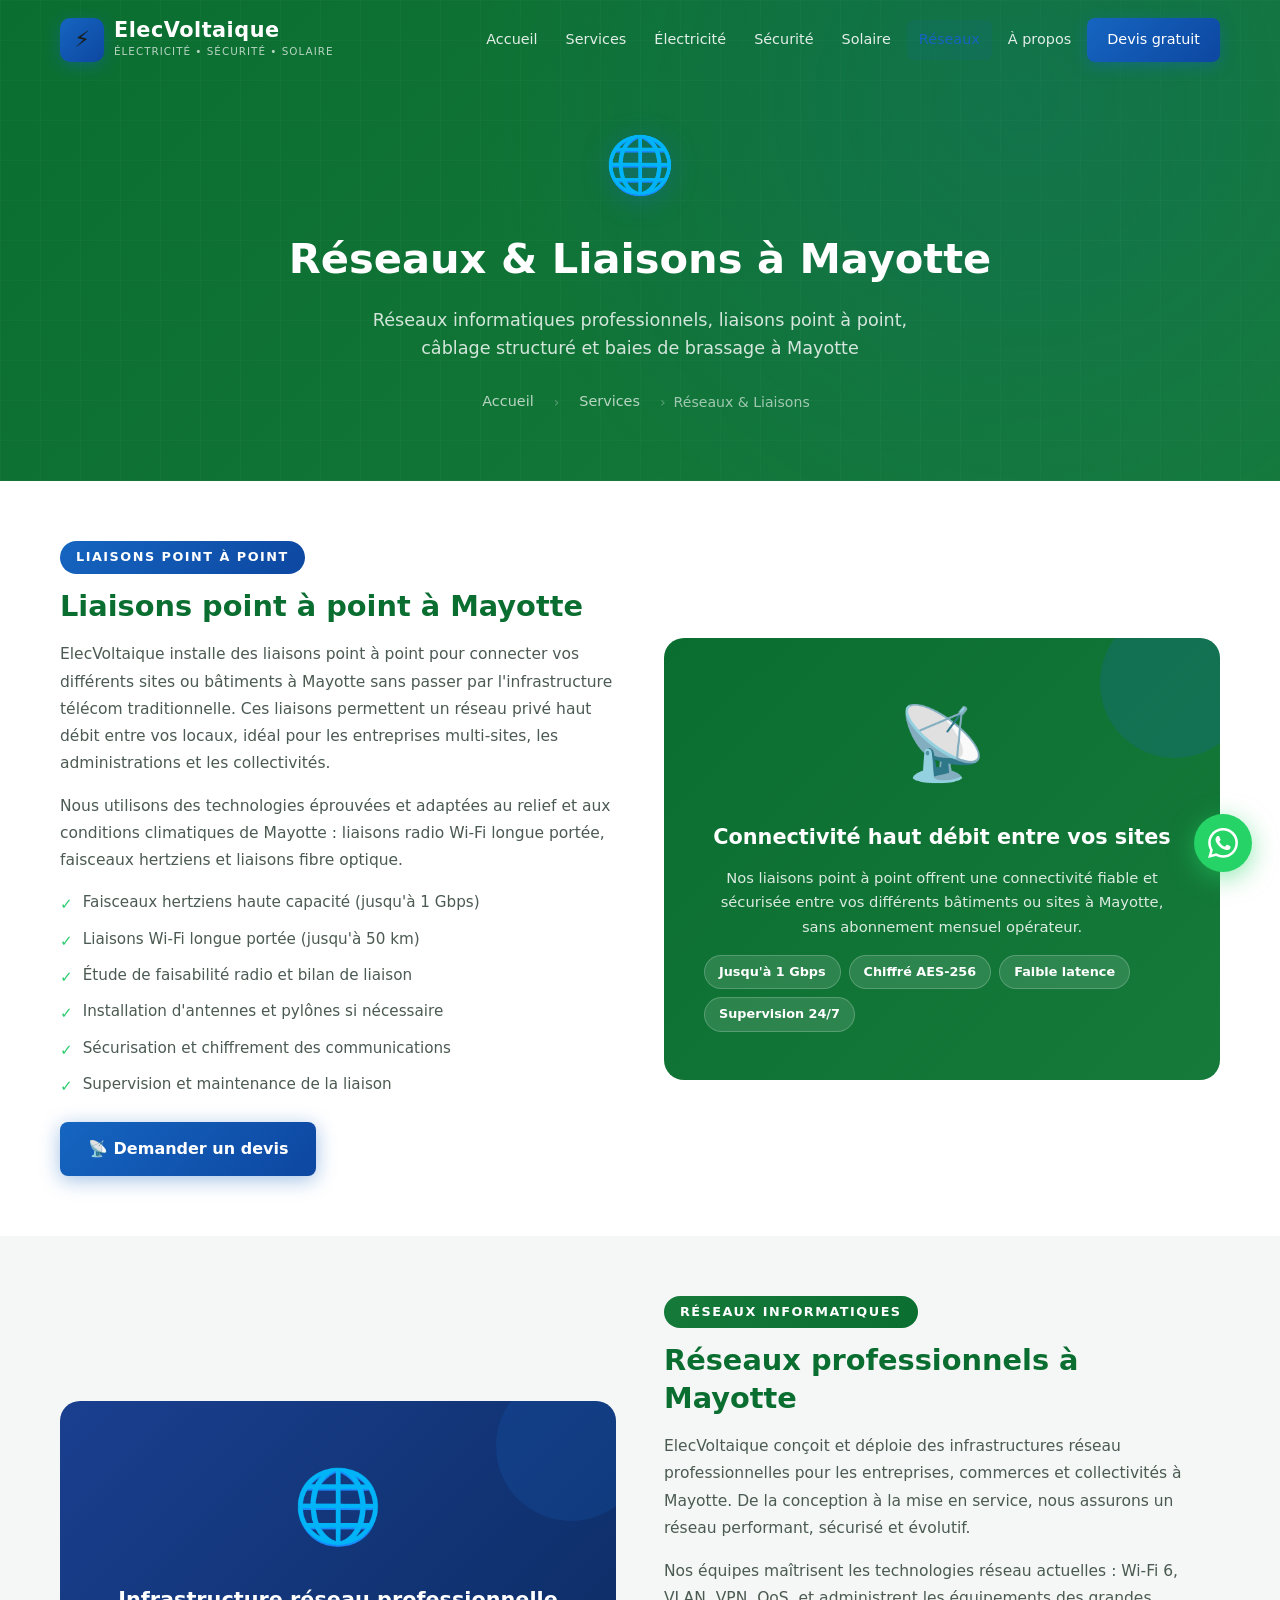
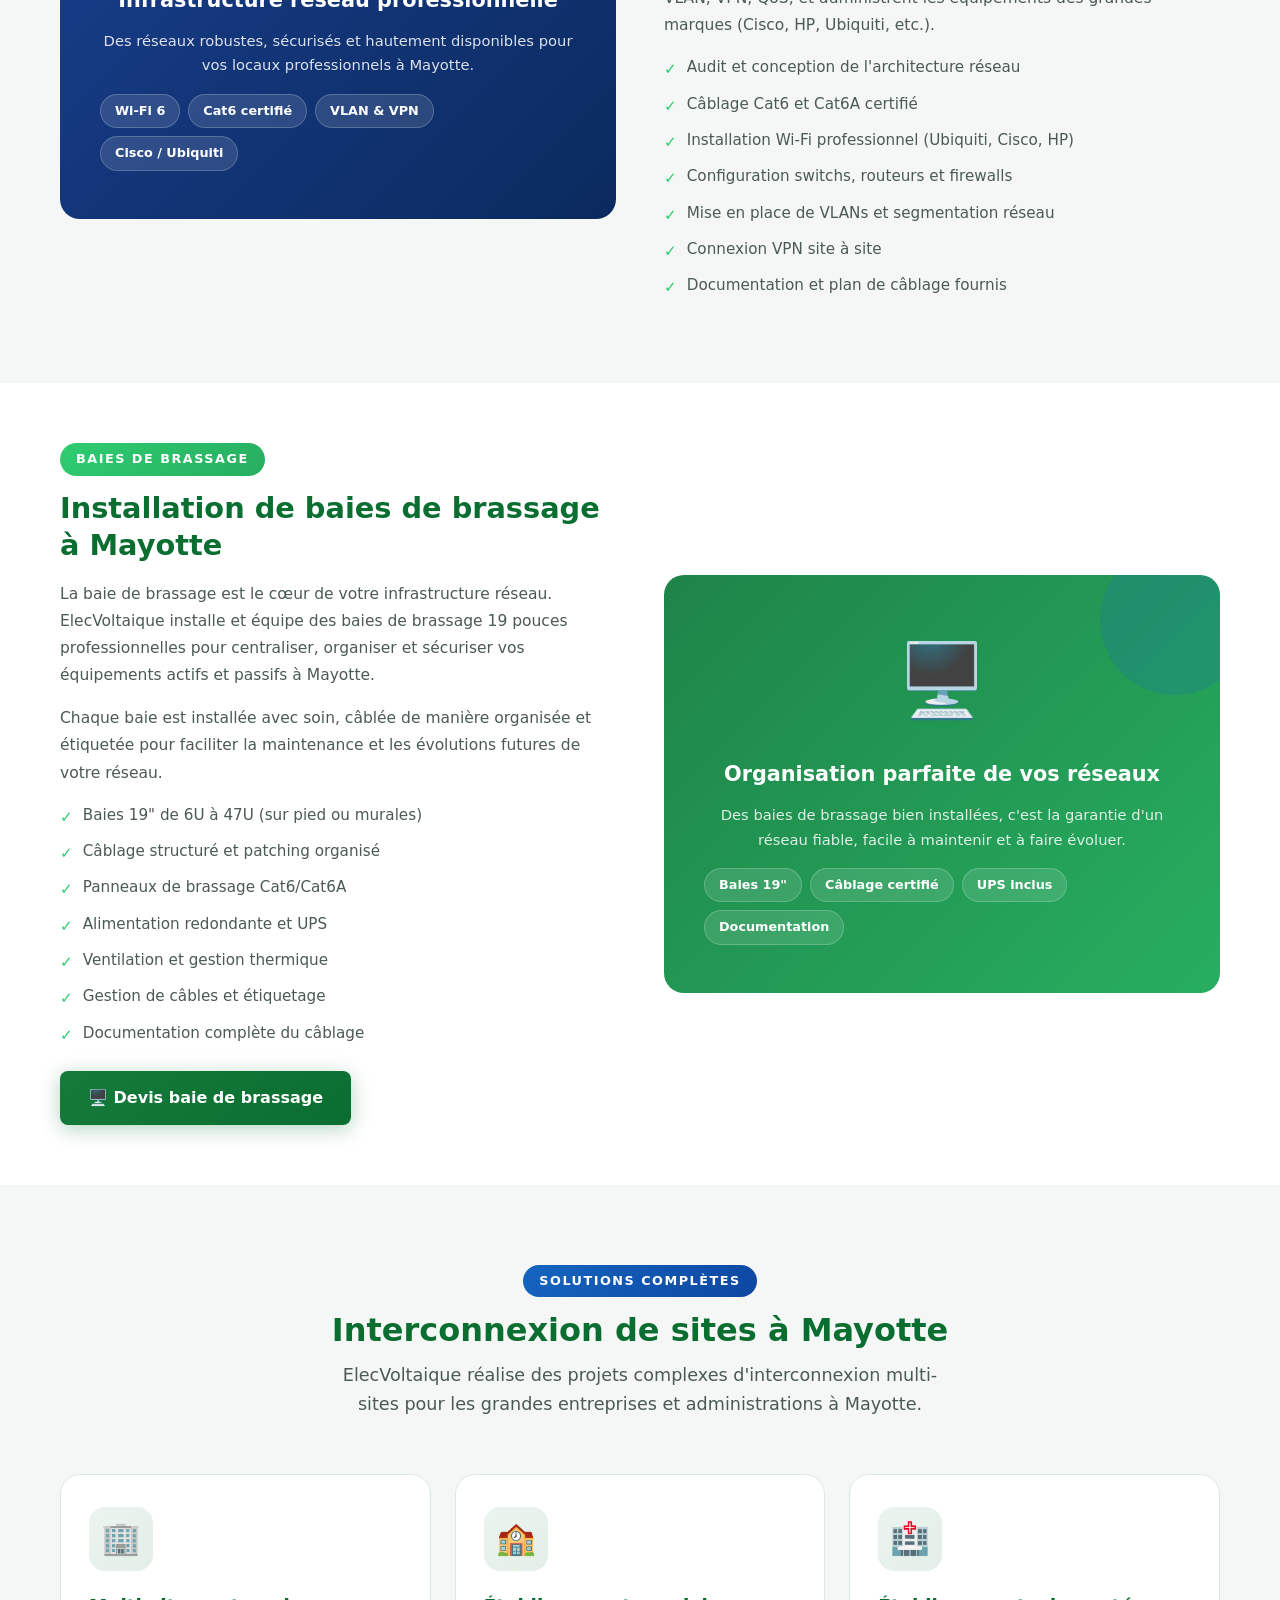
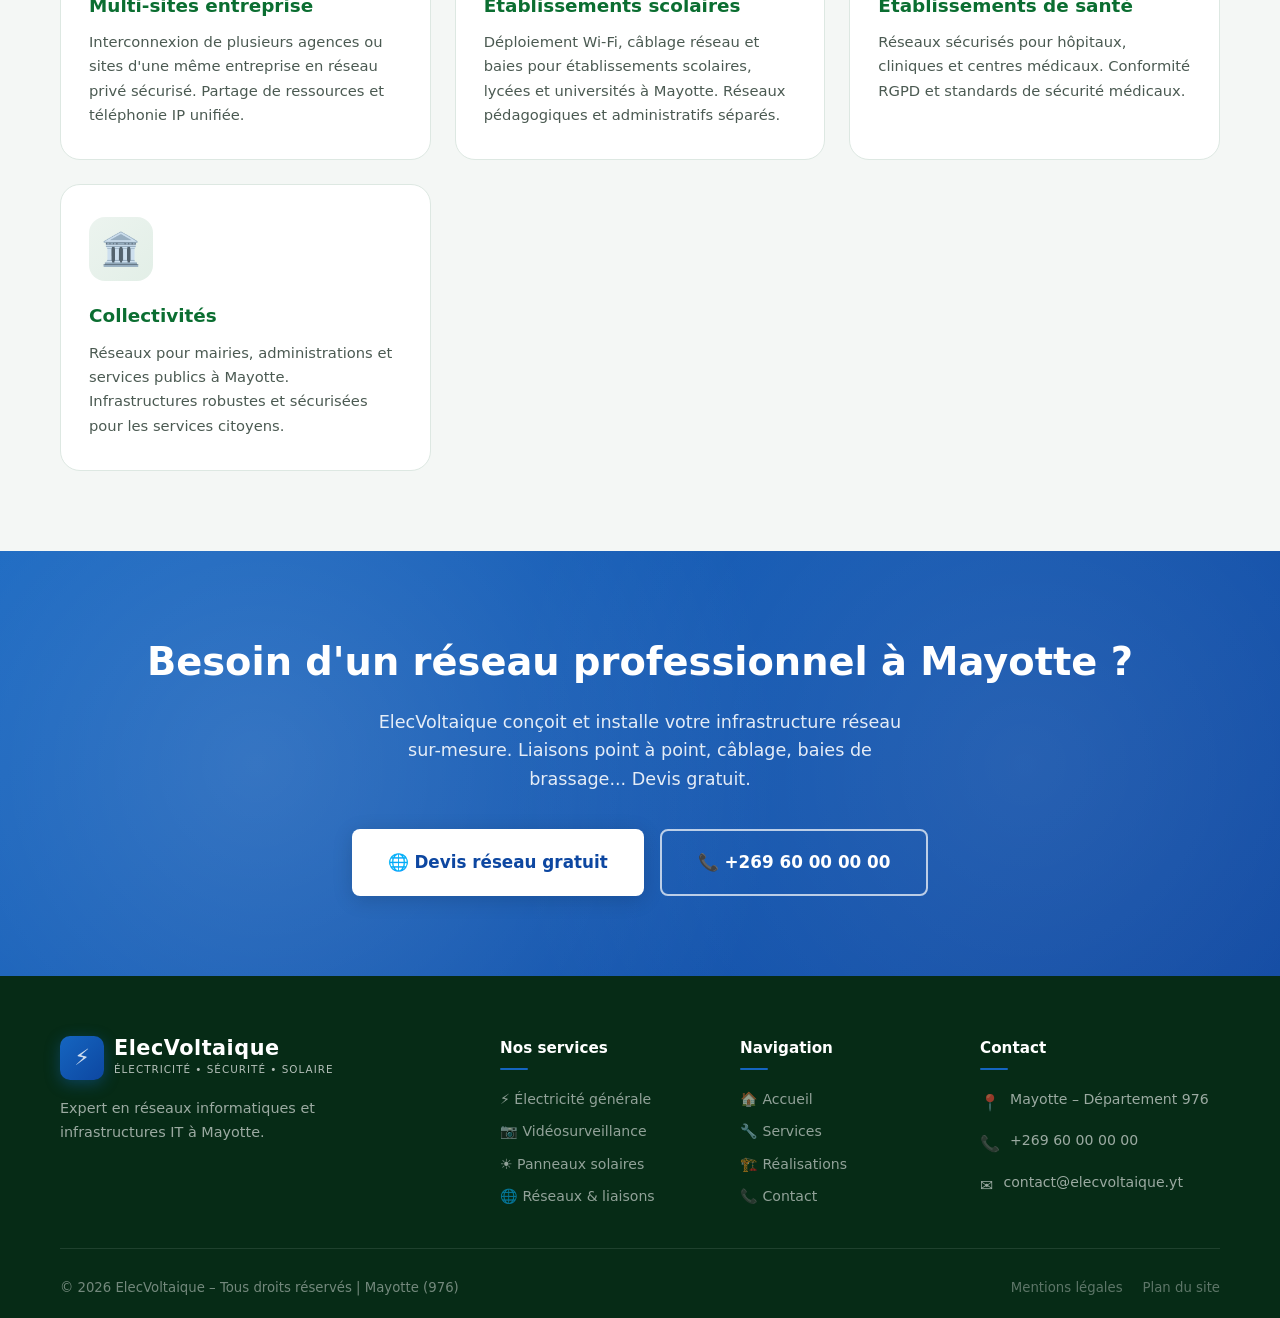
<file: reseaux-liaisons.html>
<!DOCTYPE html>
<html lang="fr">
<head>
  <meta charset="UTF-8">
  <meta name="viewport" content="width=device-width, initial-scale=1.0">
  <meta name="description" content="ElecVoltaique – Réseaux informatiques, liaisons point à point et baies de brassage à Mayotte. Câblage structuré, Wi-Fi professionnel, interconnexion de sites.">
  <meta name="keywords" content="réseau informatique Mayotte, liaison point à point Mayotte, baie de brassage Mayotte, câblage informatique Mayotte, Wi-Fi professionnel Mayotte">
  <title>Réseaux &amp; Liaisons à Mayotte – ElecVoltaique | Infrastructures IT</title>
  <meta property="og:title" content="Réseaux & Liaisons à Mayotte – ElecVoltaique">
  <meta property="og:description" content="Experts en réseaux informatiques, liaisons point à point et baies de brassage à Mayotte. Solutions professionnelles pour entreprises.">
  <meta property="og:type" content="website">
  <meta property="og:url" content="https://www.elecvoltaique.yt/reseaux-liaisons.html">
  <link rel="canonical" href="https://www.elecvoltaique.yt/reseaux-liaisons.html">
  <link rel="stylesheet" href="css/style.css">
</head>
<body>

<header>
  <div class="header-inner">
    <a href="index.html" class="logo" aria-label="ElecVoltaique - Accueil">
      <div class="logo-icon">⚡</div>
      <div class="logo-text">
        <span class="logo-name">ElecVoltaique</span>
        <span class="logo-tagline">Électricité • Sécurité • Solaire</span>
      </div>
    </a>
    <nav aria-label="Navigation principale">
      <a href="index.html">Accueil</a>
      <a href="services.html">Services</a>
      <a href="electricite.html">Électricité</a>
      <a href="securite.html">Sécurité</a>
      <a href="solaire.html">Solaire</a>
      <a href="reseaux-liaisons.html" class="active">Réseaux</a>
      <a href="a-propos.html">À propos</a>
      <a href="contact.html" class="nav-cta">Devis gratuit</a>
    </nav>
    <button class="hamburger" aria-label="Menu" aria-expanded="false">
      <span></span><span></span><span></span>
    </button>
  </div>
</header>

<section class="page-hero" aria-labelledby="reseau-title">
  <div class="container">
    <div class="page-hero-content">
      <div class="page-hero-icon" aria-hidden="true">🌐</div>
      <h1 id="reseau-title">Réseaux &amp; Liaisons à Mayotte</h1>
      <p>Réseaux informatiques professionnels, liaisons point à point, câblage structuré et baies de brassage à Mayotte</p>
      <nav class="breadcrumb" aria-label="Fil d'Ariane">
        <a href="index.html">Accueil</a>
        <span class="breadcrumb-sep">›</span>
        <a href="services.html">Services</a>
        <span class="breadcrumb-sep">›</span>
        <span>Réseaux &amp; Liaisons</span>
      </nav>
    </div>
  </div>
</section>

<!-- LIAISONS POINT A POINT -->
<section class="detail-section section-padding" aria-labelledby="lpp-title">
  <div class="container">
    <div class="detail-grid">
      <div class="detail-content fade-left">
        <div class="badge">Liaisons point à point</div>
        <h2 id="lpp-title">Liaisons point à point à Mayotte</h2>
        <p>ElecVoltaique installe des liaisons point à point pour connecter vos différents sites ou bâtiments à Mayotte sans passer par l'infrastructure télécom traditionnelle. Ces liaisons permettent un réseau privé haut débit entre vos locaux, idéal pour les entreprises multi-sites, les administrations et les collectivités.</p>
        <p>Nous utilisons des technologies éprouvées et adaptées au relief et aux conditions climatiques de Mayotte : liaisons radio Wi-Fi longue portée, faisceaux hertziens et liaisons fibre optique.</p>
        <ul>
          <li>Faisceaux hertziens haute capacité (jusqu'à 1 Gbps)</li>
          <li>Liaisons Wi-Fi longue portée (jusqu'à 50 km)</li>
          <li>Étude de faisabilité radio et bilan de liaison</li>
          <li>Installation d'antennes et pylônes si nécessaire</li>
          <li>Sécurisation et chiffrement des communications</li>
          <li>Supervision et maintenance de la liaison</li>
        </ul>
        <a href="contact.html" class="btn btn-primary">📡 Demander un devis</a>
      </div>
      <div class="detail-visual fade-right">
        <div class="detail-visual-icon" aria-hidden="true">📡</div>
        <h3>Connectivité haut débit entre vos sites</h3>
        <p>Nos liaisons point à point offrent une connectivité fiable et sécurisée entre vos différents bâtiments ou sites à Mayotte, sans abonnement mensuel opérateur.</p>
        <div class="feature-tags">
          <span class="feature-tag">Jusqu'à 1 Gbps</span>
          <span class="feature-tag">Chiffré AES-256</span>
          <span class="feature-tag">Faible latence</span>
          <span class="feature-tag">Supervision 24/7</span>
        </div>
      </div>
    </div>
  </div>
</section>

<!-- RESEAUX INFORMATIQUES -->
<section class="detail-section section-padding bg-alt" aria-labelledby="reseau-info-title">
  <div class="container">
    <div class="detail-grid reverse">
      <div class="detail-content fade-right">
        <div class="badge badge-blue">Réseaux informatiques</div>
        <h2 id="reseau-info-title">Réseaux professionnels à Mayotte</h2>
        <p>ElecVoltaique conçoit et déploie des infrastructures réseau professionnelles pour les entreprises, commerces et collectivités à Mayotte. De la conception à la mise en service, nous assurons un réseau performant, sécurisé et évolutif.</p>
        <p>Nos équipes maîtrisent les technologies réseau actuelles : Wi-Fi 6, VLAN, VPN, QoS, et administrent les équipements des grandes marques (Cisco, HP, Ubiquiti, etc.).</p>
        <ul>
          <li>Audit et conception de l'architecture réseau</li>
          <li>Câblage Cat6 et Cat6A certifié</li>
          <li>Installation Wi-Fi professionnel (Ubiquiti, Cisco, HP)</li>
          <li>Configuration switchs, routeurs et firewalls</li>
          <li>Mise en place de VLANs et segmentation réseau</li>
          <li>Connexion VPN site à site</li>
          <li>Documentation et plan de câblage fournis</li>
        </ul>
      </div>
      <div class="detail-visual fade-left" style="background: linear-gradient(135deg, #1a3f8f, #0a2a5e);">
        <div class="detail-visual-icon" aria-hidden="true">🌐</div>
        <h3>Infrastructure réseau professionnelle</h3>
        <p>Des réseaux robustes, sécurisés et hautement disponibles pour vos locaux professionnels à Mayotte.</p>
        <div class="feature-tags">
          <span class="feature-tag">Wi-Fi 6</span>
          <span class="feature-tag">Cat6 certifié</span>
          <span class="feature-tag">VLAN &amp; VPN</span>
          <span class="feature-tag">Cisco / Ubiquiti</span>
        </div>
      </div>
    </div>
  </div>
</section>

<!-- BAIES DE BRASSAGE -->
<section class="detail-section section-padding" aria-labelledby="baie-title">
  <div class="container">
    <div class="detail-grid">
      <div class="detail-content fade-left">
        <div class="badge badge-green">Baies de brassage</div>
        <h2 id="baie-title">Installation de baies de brassage à Mayotte</h2>
        <p>La baie de brassage est le cœur de votre infrastructure réseau. ElecVoltaique installe et équipe des baies de brassage 19 pouces professionnelles pour centraliser, organiser et sécuriser vos équipements actifs et passifs à Mayotte.</p>
        <p>Chaque baie est installée avec soin, câblée de manière organisée et étiquetée pour faciliter la maintenance et les évolutions futures de votre réseau.</p>
        <ul>
          <li>Baies 19" de 6U à 47U (sur pied ou murales)</li>
          <li>Câblage structuré et patching organisé</li>
          <li>Panneaux de brassage Cat6/Cat6A</li>
          <li>Alimentation redondante et UPS</li>
          <li>Ventilation et gestion thermique</li>
          <li>Gestion de câbles et étiquetage</li>
          <li>Documentation complète du câblage</li>
        </ul>
        <a href="contact.html" class="btn btn-blue">🖥️ Devis baie de brassage</a>
      </div>
      <div class="detail-visual fade-right" style="background: linear-gradient(135deg, #1e8449, #27ae60);">
        <div class="detail-visual-icon" aria-hidden="true">🖥️</div>
        <h3>Organisation parfaite de vos réseaux</h3>
        <p>Des baies de brassage bien installées, c'est la garantie d'un réseau fiable, facile à maintenir et à faire évoluer.</p>
        <div class="feature-tags">
          <span class="feature-tag">Baies 19"</span>
          <span class="feature-tag">Câblage certifié</span>
          <span class="feature-tag">UPS inclus</span>
          <span class="feature-tag">Documentation</span>
        </div>
      </div>
    </div>
  </div>
</section>

<!-- SOLUTIONS COMPLEMENTAIRES -->
<section class="section-padding bg-alt" aria-labelledby="sol-comp-title">
  <div class="container">
    <div class="section-header fade-in">
      <div class="badge">Solutions complètes</div>
      <h2 class="section-title" id="sol-comp-title">Interconnexion de sites à Mayotte</h2>
      <p class="section-subtitle">ElecVoltaique réalise des projets complexes d'interconnexion multi-sites pour les grandes entreprises et administrations à Mayotte.</p>
    </div>
    <div class="services-grid">
      <div class="service-card fade-in delay-1">
        <div class="service-icon-wrap">🏢</div>
        <h3 class="service-card-title">Multi-sites entreprise</h3>
        <p class="service-card-desc">Interconnexion de plusieurs agences ou sites d'une même entreprise en réseau privé sécurisé. Partage de ressources et téléphonie IP unifiée.</p>
      </div>
      <div class="service-card fade-in delay-2">
        <div class="service-icon-wrap">🏫</div>
        <h3 class="service-card-title">Établissements scolaires</h3>
        <p class="service-card-desc">Déploiement Wi-Fi, câblage réseau et baies pour établissements scolaires, lycées et universités à Mayotte. Réseaux pédagogiques et administratifs séparés.</p>
      </div>
      <div class="service-card fade-in delay-3">
        <div class="service-icon-wrap">🏥</div>
        <h3 class="service-card-title">Établissements de santé</h3>
        <p class="service-card-desc">Réseaux sécurisés pour hôpitaux, cliniques et centres médicaux. Conformité RGPD et standards de sécurité médicaux.</p>
      </div>
      <div class="service-card fade-in delay-4">
        <div class="service-icon-wrap">🏛️</div>
        <h3 class="service-card-title">Collectivités</h3>
        <p class="service-card-desc">Réseaux pour mairies, administrations et services publics à Mayotte. Infrastructures robustes et sécurisées pour les services citoyens.</p>
      </div>
    </div>
  </div>
</section>

<!-- CTA -->
<section class="contact-cta" aria-labelledby="cta-res-title">
  <div class="container">
    <div class="contact-cta-content">
      <h2 id="cta-res-title">Besoin d'un réseau professionnel à Mayotte ?</h2>
      <p>ElecVoltaique conçoit et installe votre infrastructure réseau sur-mesure. Liaisons point à point, câblage, baies de brassage... Devis gratuit.</p>
      <div class="actions">
        <a href="contact.html" class="btn btn-white btn-lg">🌐 Devis réseau gratuit</a>
        <a href="tel:+269600000000" class="btn btn-outline btn-lg">📞 +269 60 00 00 00</a>
      </div>
    </div>
  </div>
</section>

<footer>
  <div class="container">
    <div class="footer-grid">
      <div class="footer-brand">
        <div class="logo">
          <div class="logo-icon">⚡</div>
          <div class="logo-text">
            <span class="logo-name">ElecVoltaique</span>
            <span class="logo-tagline">Électricité • Sécurité • Solaire</span>
          </div>
        </div>
        <p>Expert en réseaux informatiques et infrastructures IT à Mayotte.</p>
      </div>
      <div class="footer-col">
        <h4>Nos services</h4>
        <ul>
          <li><a href="electricite.html">⚡ Électricité générale</a></li>
          <li><a href="securite.html">📷 Vidéosurveillance</a></li>
          <li><a href="solaire.html">☀️ Panneaux solaires</a></li>
          <li><a href="reseaux-liaisons.html">🌐 Réseaux & liaisons</a></li>
        </ul>
      </div>
      <div class="footer-col">
        <h4>Navigation</h4>
        <ul>
          <li><a href="index.html">🏠 Accueil</a></li>
          <li><a href="services.html">🔧 Services</a></li>
          <li><a href="realisations.html">🏗️ Réalisations</a></li>
          <li><a href="contact.html">📞 Contact</a></li>
        </ul>
      </div>
      <div class="footer-col">
        <h4>Contact</h4>
        <div class="footer-contact-items">
          <div class="footer-contact-item"><span class="fci-icon">📍</span><span>Mayotte – Département 976</span></div>
          <div class="footer-contact-item"><span class="fci-icon">📞</span><span>+269 60 00 00 00</span></div>
          <div class="footer-contact-item"><span class="fci-icon">✉️</span><span>contact@elecvoltaique.yt</span></div>
        </div>
      </div>
    </div>
    <div class="footer-bottom">
      <span>© <span class="copyright-year">2024</span> ElecVoltaique – Tous droits réservés | Mayotte (976)</span>
      <div style="display:flex;gap:20px;"><a href="#">Mentions légales</a><a href="sitemap.xml">Plan du site</a></div>
    </div>
  </div>
</footer>

<a href="https://wa.me/269600000000?text=Bonjour%20ElecVoltaique%2C%20je%20souhaite%20obtenir%20un%20devis." class="whatsapp-float" target="_blank" rel="noopener" aria-label="WhatsApp">
  <svg viewBox="0 0 24 24" xmlns="http://www.w3.org/2000/svg" aria-hidden="true"><path d="M17.472 14.382c-.297-.149-1.758-.867-2.03-.967-.273-.099-.471-.148-.67.15-.197.297-.767.966-.94 1.164-.173.199-.347.223-.644.075-.297-.15-1.255-.463-2.39-1.475-.883-.788-1.48-1.761-1.653-2.059-.173-.297-.018-.458.13-.606.134-.133.298-.347.446-.52.149-.174.198-.298.298-.497.099-.198.05-.371-.025-.52-.075-.149-.669-1.612-.916-2.207-.242-.579-.487-.5-.669-.51-.173-.008-.371-.01-.57-.01-.198 0-.52.074-.792.372-.272.297-1.04 1.016-1.04 2.479 0 1.462 1.065 2.875 1.213 3.074.149.198 2.096 3.2 5.077 4.487.709.306 1.262.489 1.694.625.712.227 1.36.195 1.871.118.571-.085 1.758-.719 2.006-1.413.248-.694.248-1.289.173-1.413-.074-.124-.272-.198-.57-.347m-5.421 7.403h-.004a9.87 9.87 0 01-5.031-1.378l-.361-.214-3.741.982.998-3.648-.235-.374a9.86 9.86 0 01-1.51-5.26c.001-5.45 4.436-9.884 9.888-9.884 2.64 0 5.122 1.03 6.988 2.898a9.825 9.825 0 012.893 6.994c-.003 5.45-4.437 9.884-9.885 9.884m8.413-18.297A11.815 11.815 0 0012.05 0C5.495 0 .16 5.335.157 11.892c0 2.096.547 4.142 1.588 5.945L.057 24l6.305-1.654a11.882 11.882 0 005.683 1.448h.005c6.554 0 11.89-5.335 11.893-11.893a11.821 11.821 0 00-3.48-8.413z"/></svg>
</a>
<button class="back-to-top" aria-label="Retour en haut">↑</button>
<script src="js/script.js"></script>
</body>
</html>
</file>
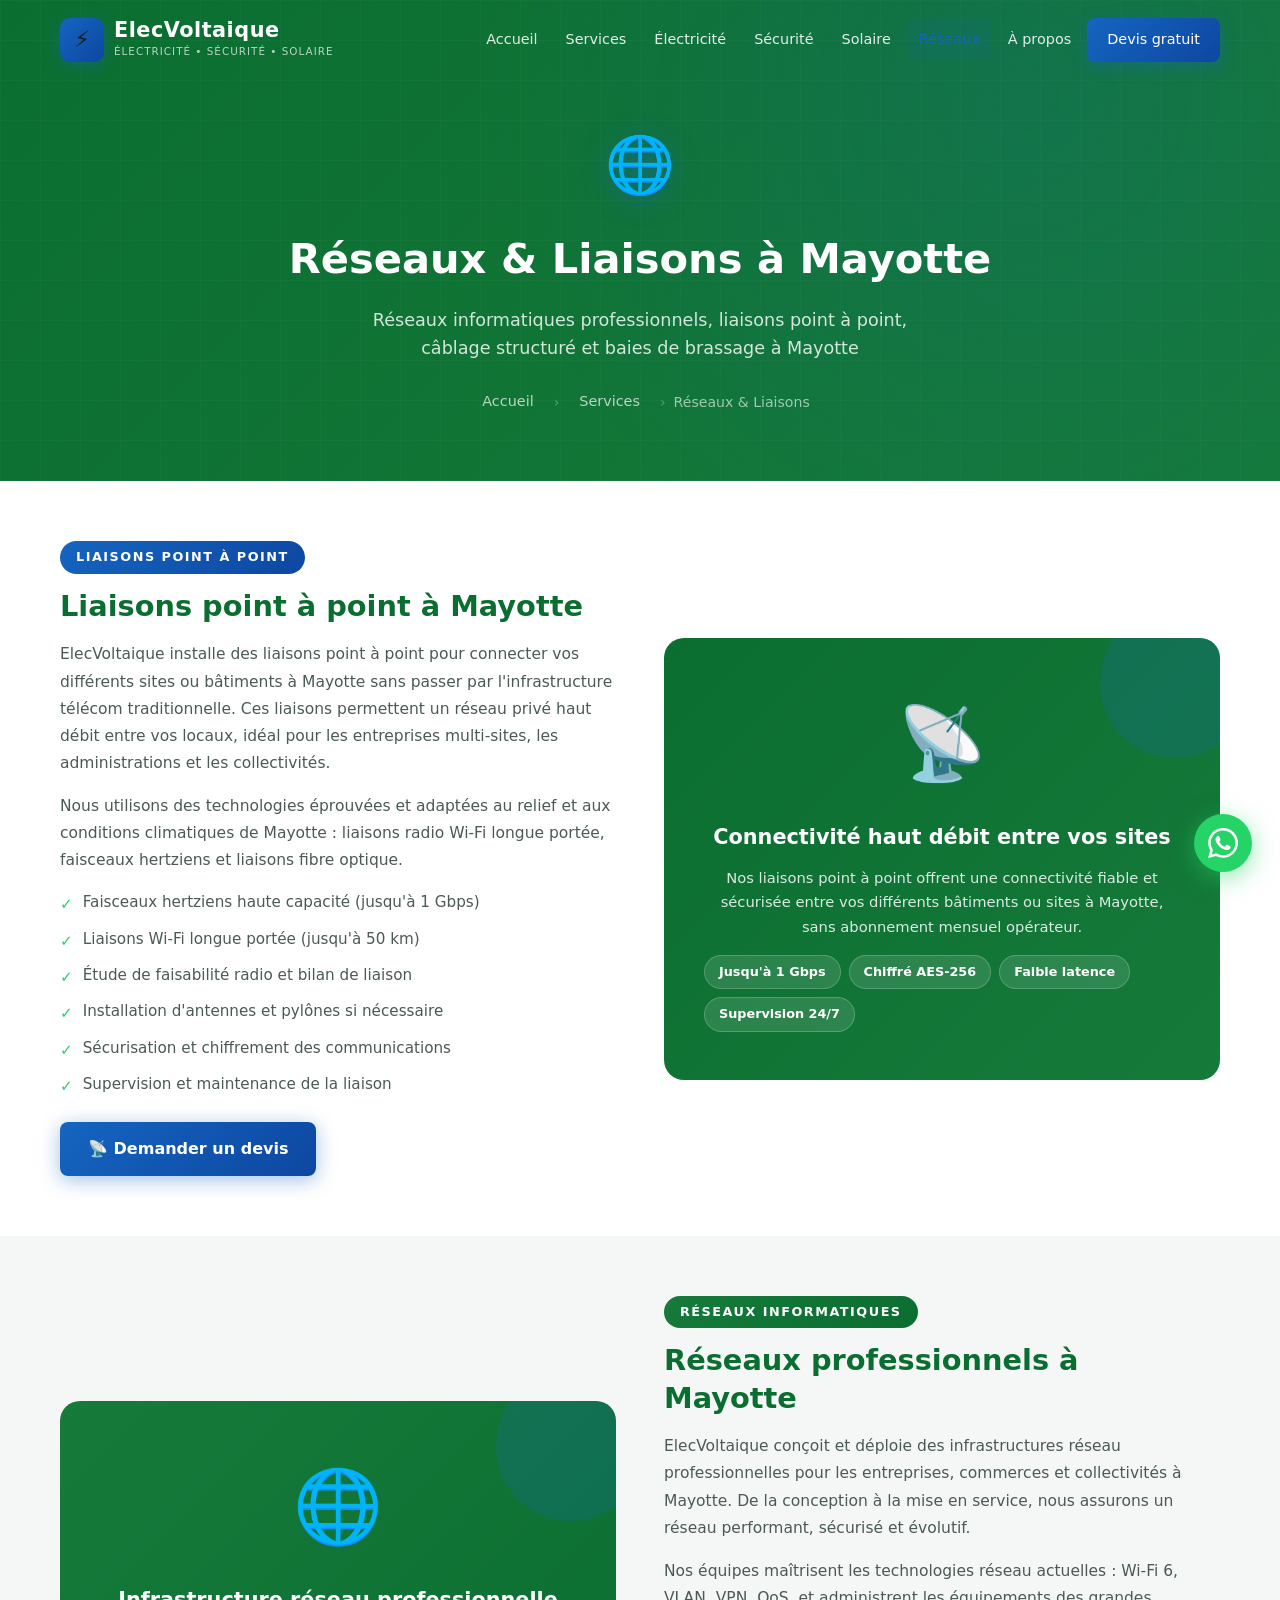
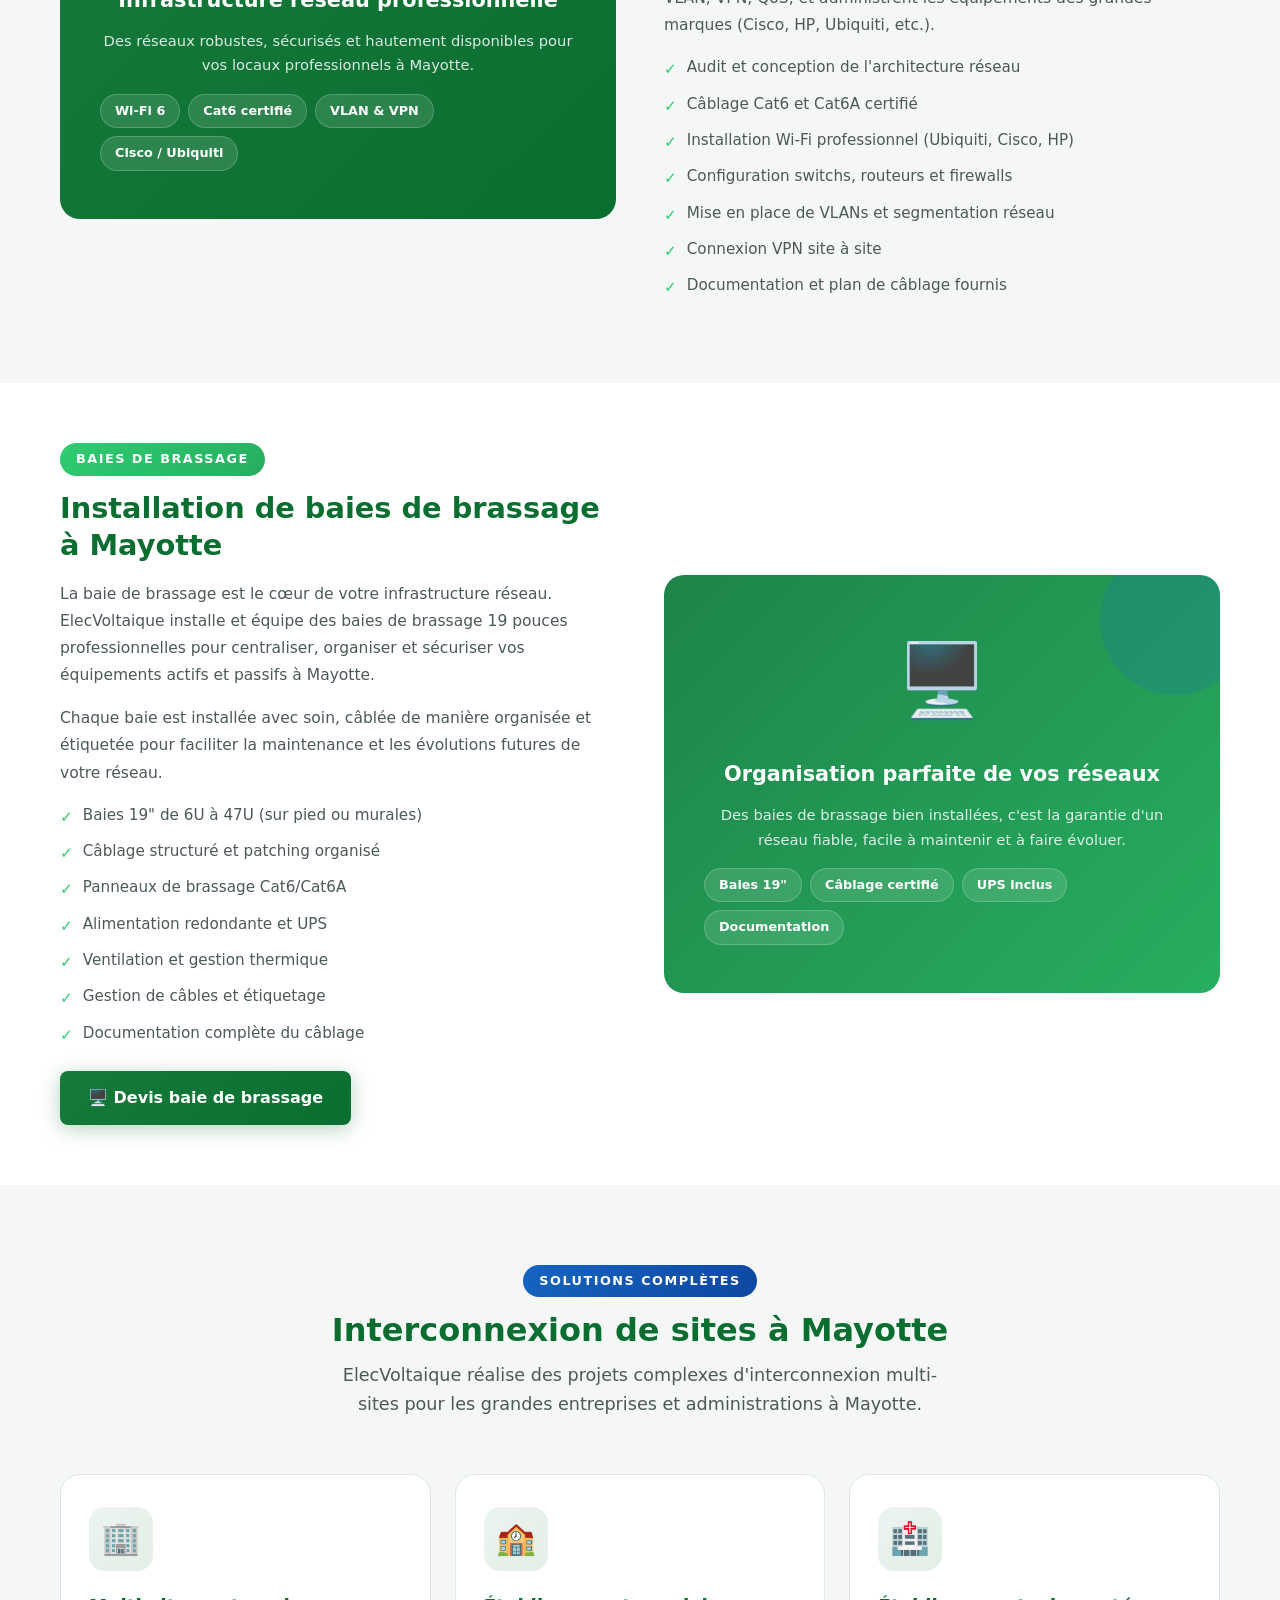
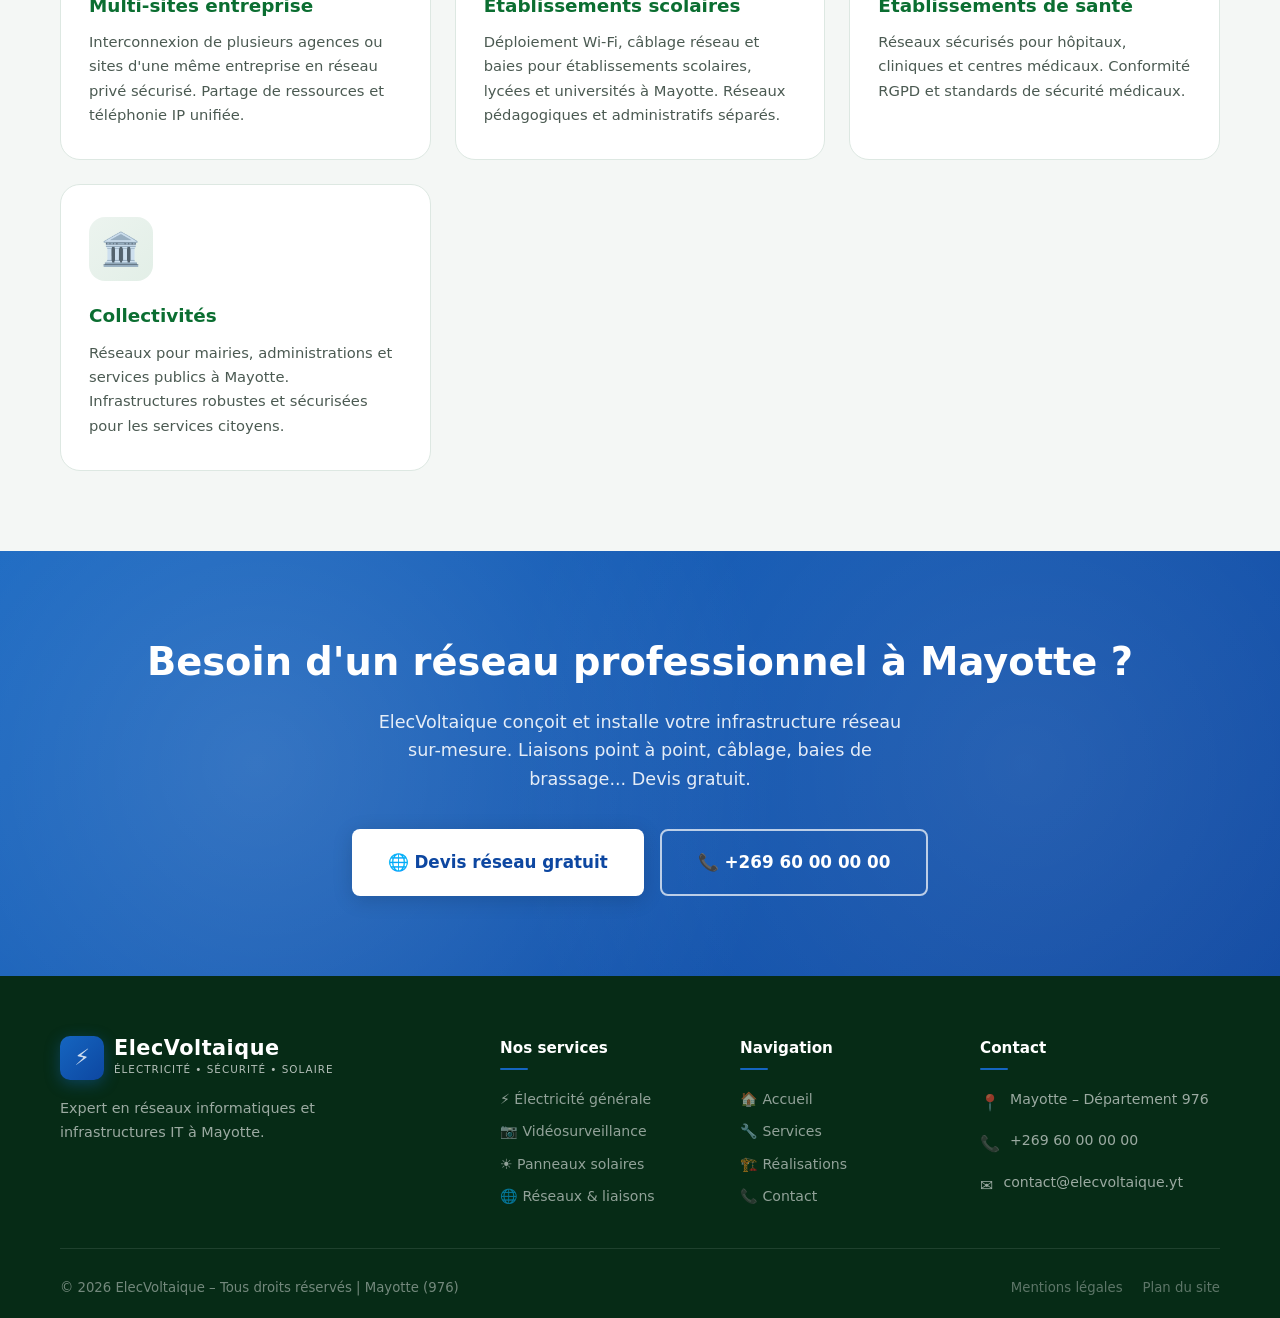
<file: reseaux.html>
<!DOCTYPE html>
<html lang="fr">
<head>
  <meta charset="UTF-8">
  <meta name="viewport" content="width=device-width, initial-scale=1.0">
  <meta name="description" content="ElecVoltaique – Réseaux informatiques, liaisons point à point et baies de brassage à Mayotte. Câblage structuré, Wi-Fi professionnel, interconnexion de sites.">
  <meta name="keywords" content="réseau informatique Mayotte, liaison point à point Mayotte, baie de brassage Mayotte, câblage informatique Mayotte, Wi-Fi professionnel Mayotte">
  <title>Réseaux &amp; Liaisons à Mayotte – ElecVoltaique | Infrastructures IT</title>
  <meta property="og:title" content="Réseaux & Liaisons à Mayotte – ElecVoltaique">
  <meta property="og:description" content="Experts en réseaux informatiques, liaisons point à point et baies de brassage à Mayotte. Solutions professionnelles pour entreprises.">
  <meta property="og:type" content="website">
  <meta property="og:url" content="https://www.elecvoltaique.yt/reseaux.html">
  <link rel="canonical" href="https://www.elecvoltaique.yt/reseaux.html">
  <link rel="stylesheet" href="css/style.css">
</head>
<body>

<header>
  <div class="header-inner">
    <a href="index.html" class="logo" aria-label="ElecVoltaique - Accueil">
      <div class="logo-icon">⚡</div>
      <div class="logo-text">
        <span class="logo-name">ElecVoltaique</span>
        <span class="logo-tagline">Électricité • Sécurité • Solaire</span>
      </div>
    </a>
    <nav aria-label="Navigation principale">
      <a href="index.html">Accueil</a>
      <a href="services.html">Services</a>
      <a href="electricite.html">Électricité</a>
      <a href="securite.html">Sécurité</a>
      <a href="solaire.html">Solaire</a>
      <a href="reseaux.html" class="active">Réseaux</a>
      <a href="a-propos.html">À propos</a>
      <a href="contact.html" class="nav-cta">Devis gratuit</a>
    </nav>
    <button class="hamburger" aria-label="Menu" aria-expanded="false">
      <span></span><span></span><span></span>
    </button>
  </div>
</header>

<section class="page-hero" aria-labelledby="reseau-title">
  <div class="container">
    <div class="page-hero-content">
      <div class="page-hero-icon" aria-hidden="true">🌐</div>
      <h1 id="reseau-title">Réseaux &amp; Liaisons à Mayotte</h1>
      <p>Réseaux informatiques professionnels, liaisons point à point, câblage structuré et baies de brassage à Mayotte</p>
      <nav class="breadcrumb" aria-label="Fil d'Ariane">
        <a href="index.html">Accueil</a>
        <span class="breadcrumb-sep">›</span>
        <a href="services.html">Services</a>
        <span class="breadcrumb-sep">›</span>
        <span>Réseaux &amp; Liaisons</span>
      </nav>
    </div>
  </div>
</section>

<!-- LIAISONS POINT A POINT -->
<section class="detail-section section-padding" aria-labelledby="lpp-title">
  <div class="container">
    <div class="detail-grid">
      <div class="detail-content fade-left">
        <div class="badge">Liaisons point à point</div>
        <h2 id="lpp-title">Liaisons point à point à Mayotte</h2>
        <p>ElecVoltaique installe des liaisons point à point pour connecter vos différents sites ou bâtiments à Mayotte sans passer par l'infrastructure télécom traditionnelle. Ces liaisons permettent un réseau privé haut débit entre vos locaux, idéal pour les entreprises multi-sites, les administrations et les collectivités.</p>
        <p>Nous utilisons des technologies éprouvées et adaptées au relief et aux conditions climatiques de Mayotte : liaisons radio Wi-Fi longue portée, faisceaux hertziens et liaisons fibre optique.</p>
        <ul>
          <li>Faisceaux hertziens haute capacité (jusqu'à 1 Gbps)</li>
          <li>Liaisons Wi-Fi longue portée (jusqu'à 50 km)</li>
          <li>Étude de faisabilité radio et bilan de liaison</li>
          <li>Installation d'antennes et pylônes si nécessaire</li>
          <li>Sécurisation et chiffrement des communications</li>
          <li>Supervision et maintenance de la liaison</li>
        </ul>
        <a href="contact.html" class="btn btn-primary">📡 Demander un devis</a>
      </div>
      <div class="detail-visual fade-right">
        <div class="detail-visual-icon" aria-hidden="true">📡</div>
        <h3>Connectivité haut débit entre vos sites</h3>
        <p>Nos liaisons point à point offrent une connectivité fiable et sécurisée entre vos différents bâtiments ou sites à Mayotte, sans abonnement mensuel opérateur.</p>
        <div class="feature-tags">
          <span class="feature-tag">Jusqu'à 1 Gbps</span>
          <span class="feature-tag">Chiffré AES-256</span>
          <span class="feature-tag">Faible latence</span>
          <span class="feature-tag">Supervision 24/7</span>
        </div>
      </div>
    </div>
  </div>
</section>

<!-- RESEAUX INFORMATIQUES -->
<section class="detail-section section-padding bg-alt" aria-labelledby="reseau-info-title">
  <div class="container">
    <div class="detail-grid reverse">
      <div class="detail-content fade-right">
        <div class="badge badge-blue">Réseaux informatiques</div>
        <h2 id="reseau-info-title">Réseaux professionnels à Mayotte</h2>
        <p>ElecVoltaique conçoit et déploie des infrastructures réseau professionnelles pour les entreprises, commerces et collectivités à Mayotte. De la conception à la mise en service, nous assurons un réseau performant, sécurisé et évolutif.</p>
        <p>Nos équipes maîtrisent les technologies réseau actuelles : Wi-Fi 6, VLAN, VPN, QoS, et administrent les équipements des grandes marques (Cisco, HP, Ubiquiti, etc.).</p>
        <ul>
          <li>Audit et conception de l'architecture réseau</li>
          <li>Câblage Cat6 et Cat6A certifié</li>
          <li>Installation Wi-Fi professionnel (Ubiquiti, Cisco, HP)</li>
          <li>Configuration switchs, routeurs et firewalls</li>
          <li>Mise en place de VLANs et segmentation réseau</li>
          <li>Connexion VPN site à site</li>
          <li>Documentation et plan de câblage fournis</li>
        </ul>
      </div>
      <div class="detail-visual fade-left" style="background: linear-gradient(135deg, #157a3a, #0b6e31);">
        <div class="detail-visual-icon" aria-hidden="true">🌐</div>
        <h3>Infrastructure réseau professionnelle</h3>
        <p>Des réseaux robustes, sécurisés et hautement disponibles pour vos locaux professionnels à Mayotte.</p>
        <div class="feature-tags">
          <span class="feature-tag">Wi-Fi 6</span>
          <span class="feature-tag">Cat6 certifié</span>
          <span class="feature-tag">VLAN &amp; VPN</span>
          <span class="feature-tag">Cisco / Ubiquiti</span>
        </div>
      </div>
    </div>
  </div>
</section>

<!-- BAIES DE BRASSAGE -->
<section class="detail-section section-padding" aria-labelledby="baie-title">
  <div class="container">
    <div class="detail-grid">
      <div class="detail-content fade-left">
        <div class="badge badge-green">Baies de brassage</div>
        <h2 id="baie-title">Installation de baies de brassage à Mayotte</h2>
        <p>La baie de brassage est le cœur de votre infrastructure réseau. ElecVoltaique installe et équipe des baies de brassage 19 pouces professionnelles pour centraliser, organiser et sécuriser vos équipements actifs et passifs à Mayotte.</p>
        <p>Chaque baie est installée avec soin, câblée de manière organisée et étiquetée pour faciliter la maintenance et les évolutions futures de votre réseau.</p>
        <ul>
          <li>Baies 19" de 6U à 47U (sur pied ou murales)</li>
          <li>Câblage structuré et patching organisé</li>
          <li>Panneaux de brassage Cat6/Cat6A</li>
          <li>Alimentation redondante et UPS</li>
          <li>Ventilation et gestion thermique</li>
          <li>Gestion de câbles et étiquetage</li>
          <li>Documentation complète du câblage</li>
        </ul>
        <a href="contact.html" class="btn btn-blue">🖥️ Devis baie de brassage</a>
      </div>
      <div class="detail-visual fade-right" style="background: linear-gradient(135deg, #1e8449, #27ae60);">
        <div class="detail-visual-icon" aria-hidden="true">🖥️</div>
        <h3>Organisation parfaite de vos réseaux</h3>
        <p>Des baies de brassage bien installées, c'est la garantie d'un réseau fiable, facile à maintenir et à faire évoluer.</p>
        <div class="feature-tags">
          <span class="feature-tag">Baies 19"</span>
          <span class="feature-tag">Câblage certifié</span>
          <span class="feature-tag">UPS inclus</span>
          <span class="feature-tag">Documentation</span>
        </div>
      </div>
    </div>
  </div>
</section>

<!-- SOLUTIONS COMPLEMENTAIRES -->
<section class="section-padding bg-alt" aria-labelledby="sol-comp-title">
  <div class="container">
    <div class="section-header fade-in">
      <div class="badge">Solutions complètes</div>
      <h2 class="section-title" id="sol-comp-title">Interconnexion de sites à Mayotte</h2>
      <p class="section-subtitle">ElecVoltaique réalise des projets complexes d'interconnexion multi-sites pour les grandes entreprises et administrations à Mayotte.</p>
    </div>
    <div class="services-grid">
      <div class="service-card fade-in delay-1">
        <div class="service-icon-wrap">🏢</div>
        <h3 class="service-card-title">Multi-sites entreprise</h3>
        <p class="service-card-desc">Interconnexion de plusieurs agences ou sites d'une même entreprise en réseau privé sécurisé. Partage de ressources et téléphonie IP unifiée.</p>
      </div>
      <div class="service-card fade-in delay-2">
        <div class="service-icon-wrap">🏫</div>
        <h3 class="service-card-title">Établissements scolaires</h3>
        <p class="service-card-desc">Déploiement Wi-Fi, câblage réseau et baies pour établissements scolaires, lycées et universités à Mayotte. Réseaux pédagogiques et administratifs séparés.</p>
      </div>
      <div class="service-card fade-in delay-3">
        <div class="service-icon-wrap">🏥</div>
        <h3 class="service-card-title">Établissements de santé</h3>
        <p class="service-card-desc">Réseaux sécurisés pour hôpitaux, cliniques et centres médicaux. Conformité RGPD et standards de sécurité médicaux.</p>
      </div>
      <div class="service-card fade-in delay-4">
        <div class="service-icon-wrap">🏛️</div>
        <h3 class="service-card-title">Collectivités</h3>
        <p class="service-card-desc">Réseaux pour mairies, administrations et services publics à Mayotte. Infrastructures robustes et sécurisées pour les services citoyens.</p>
      </div>
    </div>
  </div>
</section>

<!-- CTA -->
<section class="contact-cta" aria-labelledby="cta-res-title">
  <div class="container">
    <div class="contact-cta-content">
      <h2 id="cta-res-title">Besoin d'un réseau professionnel à Mayotte ?</h2>
      <p>ElecVoltaique conçoit et installe votre infrastructure réseau sur-mesure. Liaisons point à point, câblage, baies de brassage... Devis gratuit.</p>
      <div class="actions">
        <a href="contact.html" class="btn btn-white btn-lg">🌐 Devis réseau gratuit</a>
        <a href="tel:+269600000000" class="btn btn-outline btn-lg">📞 +269 60 00 00 00</a>
      </div>
    </div>
  </div>
</section>

<footer>
  <div class="container">
    <div class="footer-grid">
      <div class="footer-brand">
        <div class="logo">
          <div class="logo-icon">⚡</div>
          <div class="logo-text">
            <span class="logo-name">ElecVoltaique</span>
            <span class="logo-tagline">Électricité • Sécurité • Solaire</span>
          </div>
        </div>
        <p>Expert en réseaux informatiques et infrastructures IT à Mayotte.</p>
      </div>
      <div class="footer-col">
        <h4>Nos services</h4>
        <ul>
          <li><a href="electricite.html">⚡ Électricité générale</a></li>
          <li><a href="securite.html">📷 Vidéosurveillance</a></li>
          <li><a href="solaire.html">☀️ Panneaux solaires</a></li>
          <li><a href="reseaux.html">🌐 Réseaux & liaisons</a></li>
        </ul>
      </div>
      <div class="footer-col">
        <h4>Navigation</h4>
        <ul>
          <li><a href="index.html">🏠 Accueil</a></li>
          <li><a href="services.html">🔧 Services</a></li>
          <li><a href="realisations.html">🏗️ Réalisations</a></li>
          <li><a href="contact.html">📞 Contact</a></li>
        </ul>
      </div>
      <div class="footer-col">
        <h4>Contact</h4>
        <div class="footer-contact-items">
          <div class="footer-contact-item"><span class="fci-icon">📍</span><span>Mayotte – Département 976</span></div>
          <div class="footer-contact-item"><span class="fci-icon">📞</span><span>+269 60 00 00 00</span></div>
          <div class="footer-contact-item"><span class="fci-icon">✉️</span><span>contact@elecvoltaique.yt</span></div>
        </div>
      </div>
    </div>
    <div class="footer-bottom">
      <span>© <span class="copyright-year">2024</span> ElecVoltaique – Tous droits réservés | Mayotte (976)</span>
      <div style="display:flex;gap:20px;"><a href="#">Mentions légales</a><a href="sitemap.xml">Plan du site</a></div>
    </div>
  </div>
</footer>

<a href="https://wa.me/269600000000?text=Bonjour%20ElecVoltaique%2C%20je%20souhaite%20obtenir%20un%20devis." class="whatsapp-float" target="_blank" rel="noopener" aria-label="WhatsApp">
  <svg viewBox="0 0 24 24" xmlns="http://www.w3.org/2000/svg" aria-hidden="true"><path d="M17.472 14.382c-.297-.149-1.758-.867-2.03-.967-.273-.099-.471-.148-.67.15-.197.297-.767.966-.94 1.164-.173.199-.347.223-.644.075-.297-.15-1.255-.463-2.39-1.475-.883-.788-1.48-1.761-1.653-2.059-.173-.297-.018-.458.13-.606.134-.133.298-.347.446-.52.149-.174.198-.298.298-.497.099-.198.05-.371-.025-.52-.075-.149-.669-1.612-.916-2.207-.242-.579-.487-.5-.669-.51-.173-.008-.371-.01-.57-.01-.198 0-.52.074-.792.372-.272.297-1.04 1.016-1.04 2.479 0 1.462 1.065 2.875 1.213 3.074.149.198 2.096 3.2 5.077 4.487.709.306 1.262.489 1.694.625.712.227 1.36.195 1.871.118.571-.085 1.758-.719 2.006-1.413.248-.694.248-1.289.173-1.413-.074-.124-.272-.198-.57-.347m-5.421 7.403h-.004a9.87 9.87 0 01-5.031-1.378l-.361-.214-3.741.982.998-3.648-.235-.374a9.86 9.86 0 01-1.51-5.26c.001-5.45 4.436-9.884 9.888-9.884 2.64 0 5.122 1.03 6.988 2.898a9.825 9.825 0 012.893 6.994c-.003 5.45-4.437 9.884-9.885 9.884m8.413-18.297A11.815 11.815 0 0012.05 0C5.495 0 .16 5.335.157 11.892c0 2.096.547 4.142 1.588 5.945L.057 24l6.305-1.654a11.882 11.882 0 005.683 1.448h.005c6.554 0 11.89-5.335 11.893-11.893a11.821 11.821 0 00-3.48-8.413z"/></svg>
</a>
<button class="back-to-top" aria-label="Retour en haut">↑</button>
<script src="js/script.js"></script>
</body>
</html>
</file>
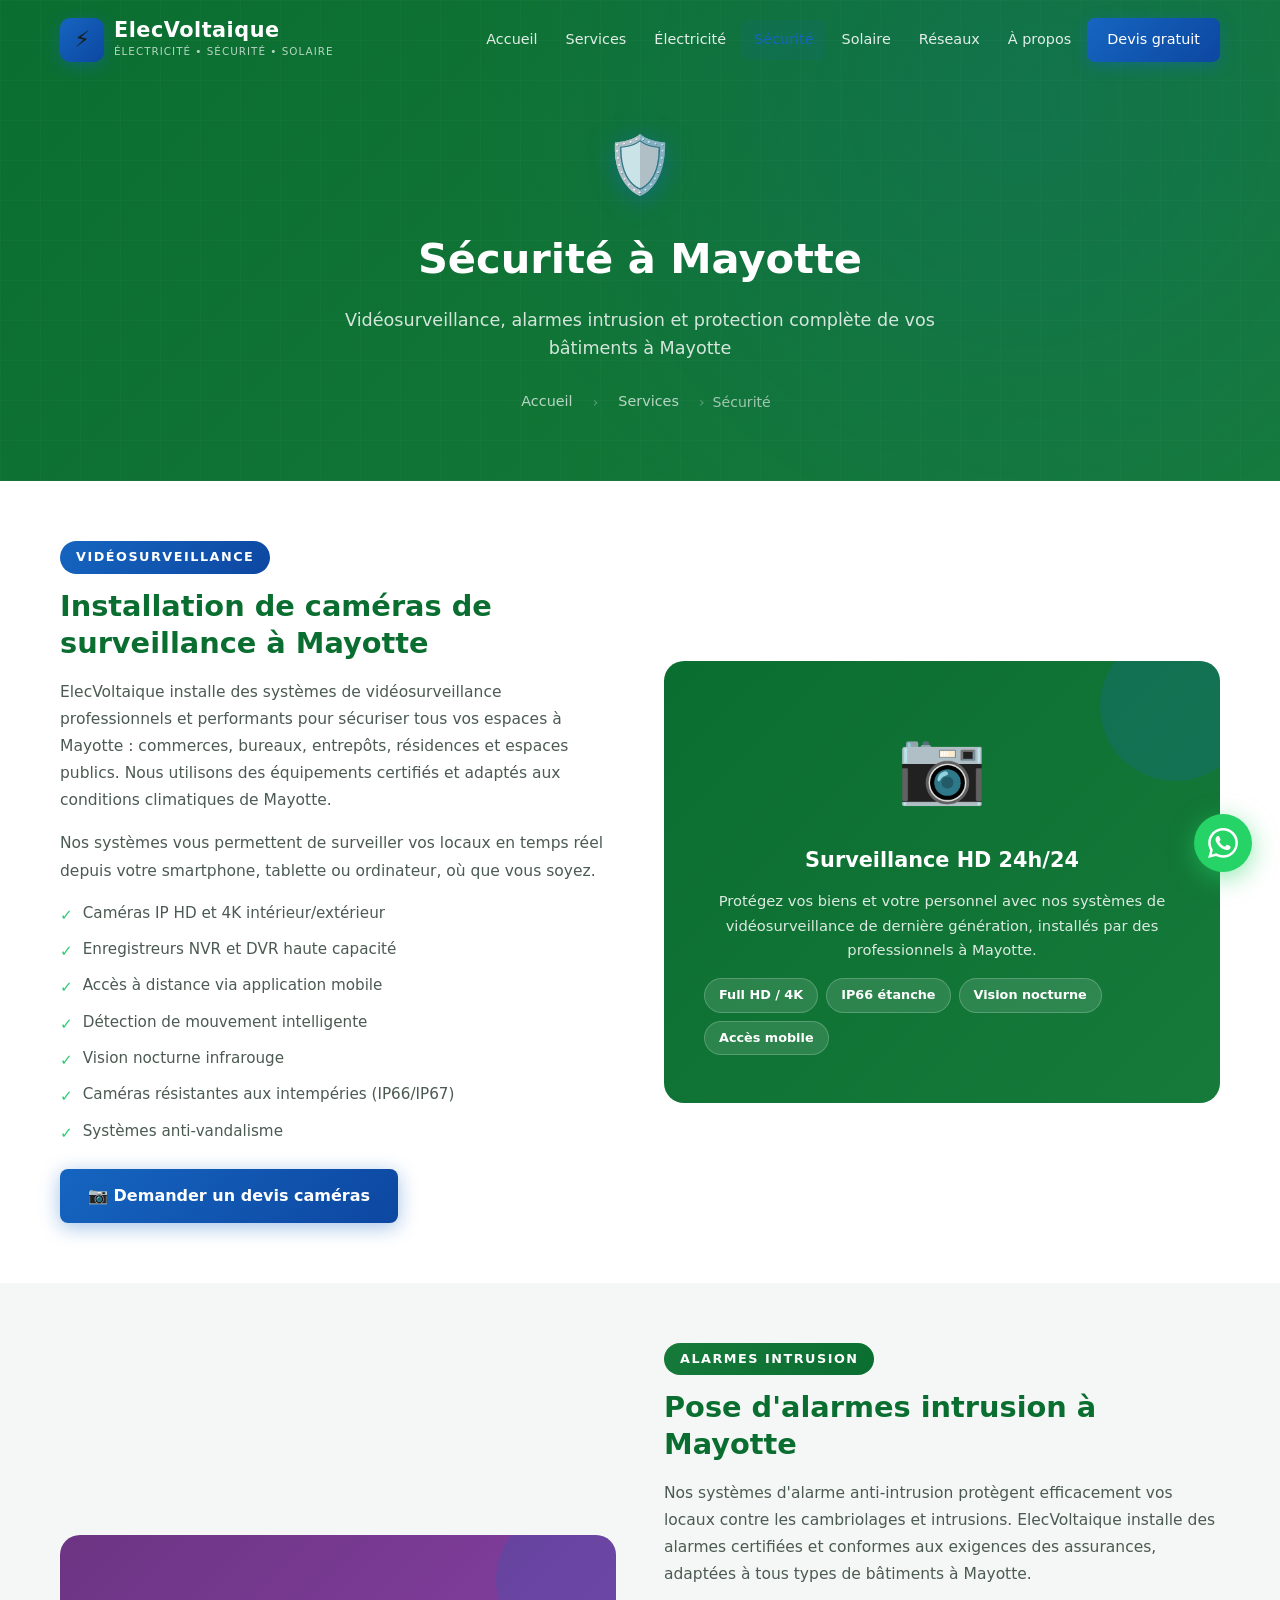
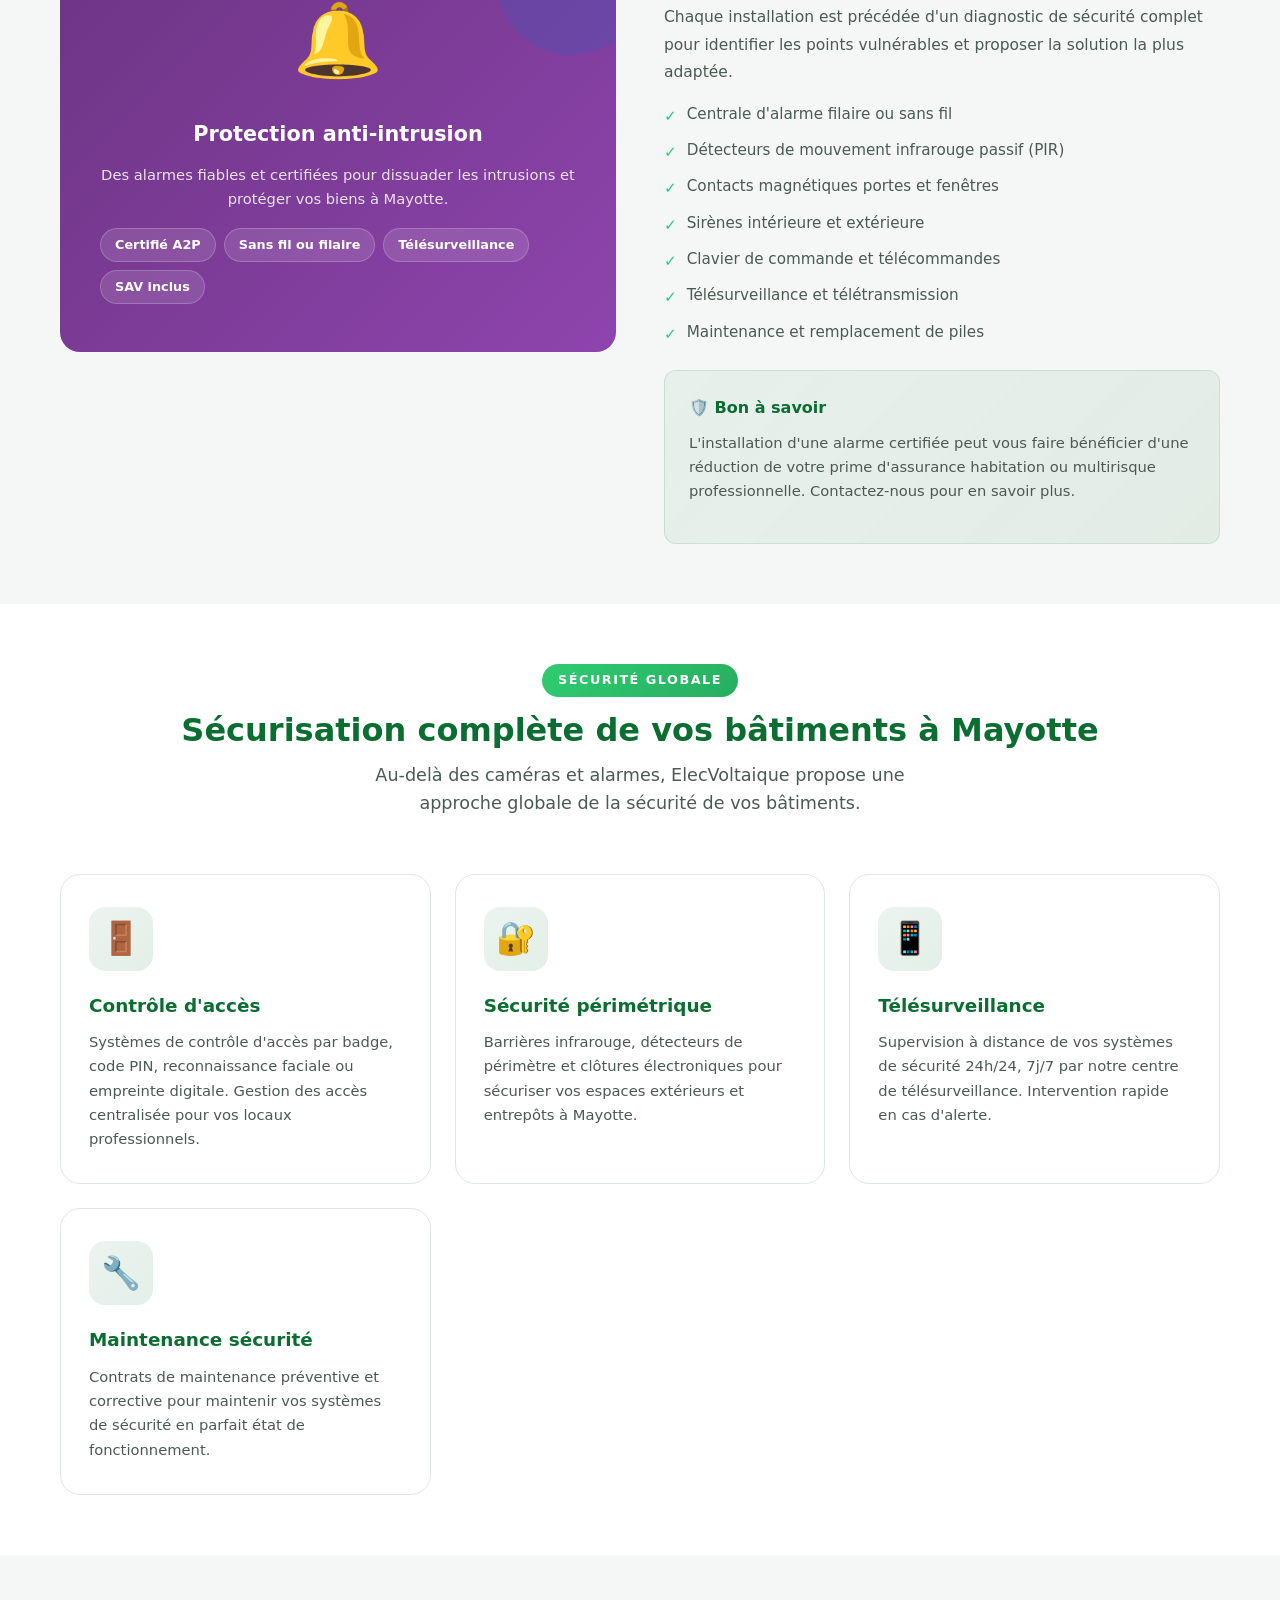
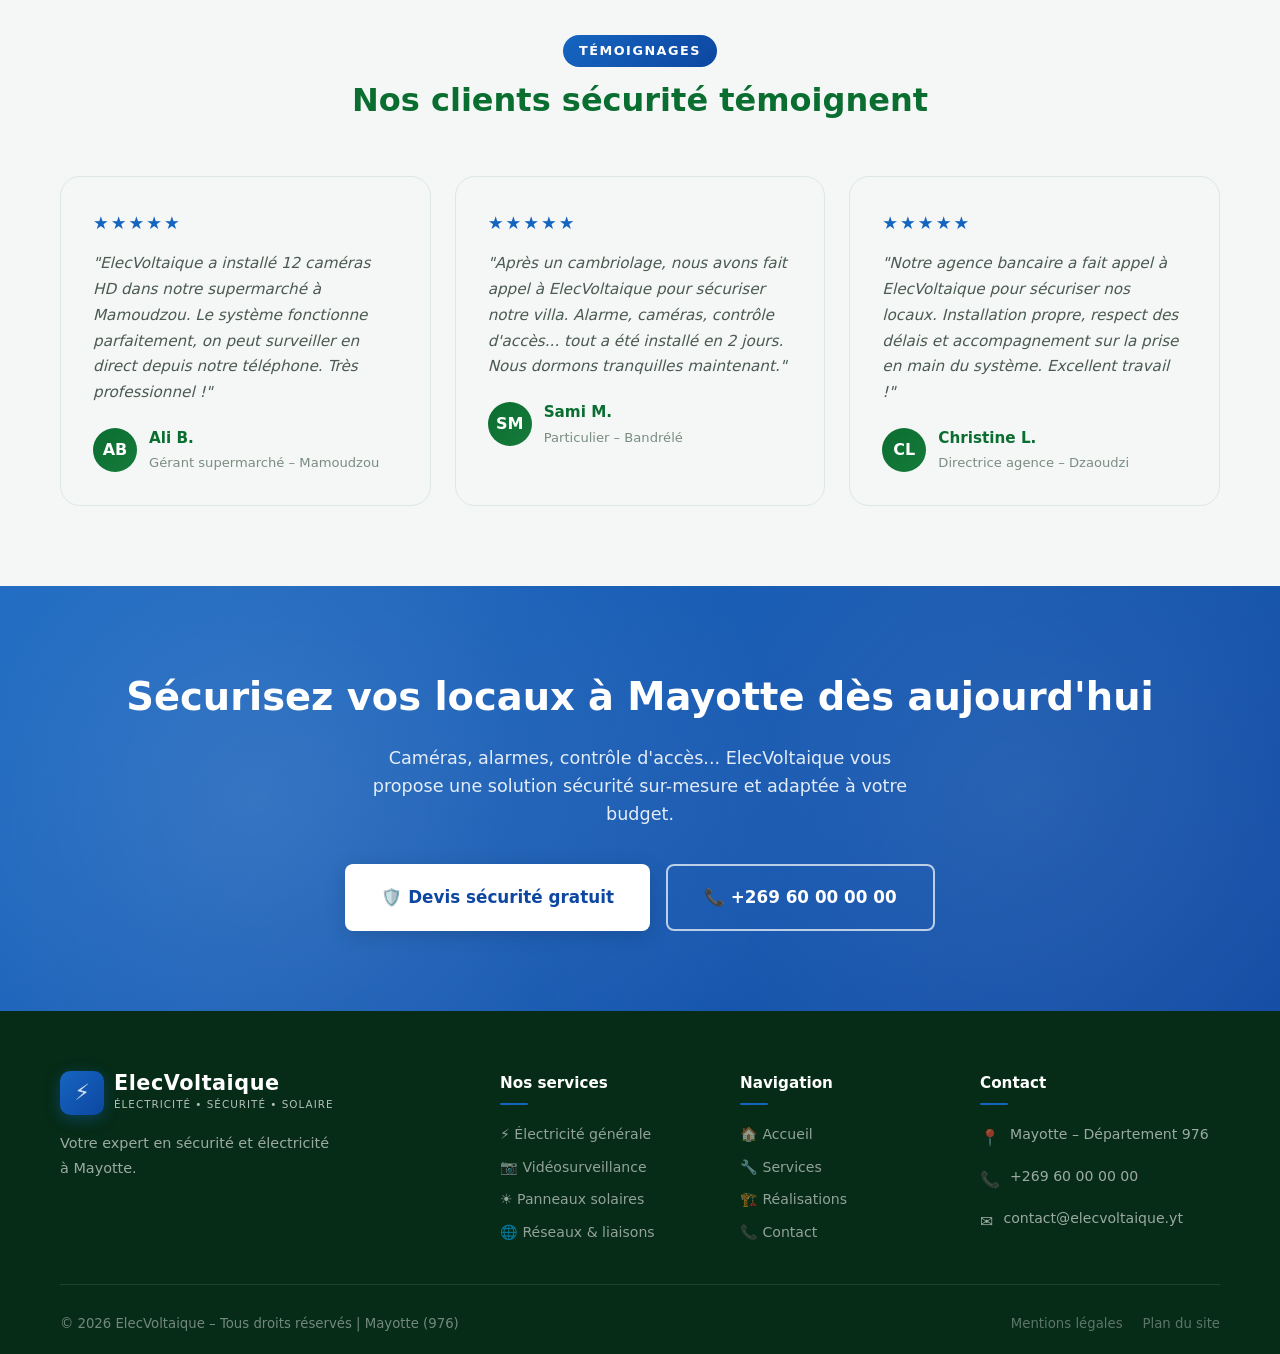
<file: securite.html>
<!DOCTYPE html>
<html lang="fr">
<head>
  <meta charset="UTF-8">
  <meta name="viewport" content="width=device-width, initial-scale=1.0">
  <meta name="description" content="ElecVoltaique – Installation de caméras de surveillance et systèmes d'alarme à Mayotte. Vidéosurveillance HD, alarmes intrusion, sécurité des bâtiments. Devis gratuit.">
  <meta name="keywords" content="installation caméra Mayotte, pose alarme Mayotte, vidéosurveillance Mayotte, alarme intrusion Mayotte, sécurité bâtiment Mayotte">
  <title>Sécurité à Mayotte – Caméras &amp; Alarmes | ElecVoltaique</title>
  <meta property="og:title" content="Sécurité à Mayotte – Caméras & Alarmes | ElecVoltaique">
  <meta property="og:description" content="Installation de caméras de surveillance et systèmes d'alarme à Mayotte. Protection professionnelle pour vos biens.">
  <meta property="og:type" content="website">
  <meta property="og:url" content="https://www.elecvoltaique.yt/securite.html">
  <link rel="canonical" href="https://www.elecvoltaique.yt/securite.html">
  <link rel="stylesheet" href="css/style.css">
</head>
<body>

<header>
  <div class="header-inner">
    <a href="index.html" class="logo" aria-label="ElecVoltaique - Accueil">
      <div class="logo-icon">⚡</div>
      <div class="logo-text">
        <span class="logo-name">ElecVoltaique</span>
        <span class="logo-tagline">Électricité • Sécurité • Solaire</span>
      </div>
    </a>
    <nav aria-label="Navigation principale">
      <a href="index.html">Accueil</a>
      <a href="services.html">Services</a>
      <a href="electricite.html">Électricité</a>
      <a href="securite.html" class="active">Sécurité</a>
      <a href="solaire.html">Solaire</a>
      <a href="reseaux.html">Réseaux</a>
      <a href="a-propos.html">À propos</a>
      <a href="contact.html" class="nav-cta">Devis gratuit</a>
    </nav>
    <button class="hamburger" aria-label="Menu" aria-expanded="false">
      <span></span><span></span><span></span>
    </button>
  </div>
</header>

<section class="page-hero" aria-labelledby="secu-title">
  <div class="container">
    <div class="page-hero-content">
      <div class="page-hero-icon" aria-hidden="true">🛡️</div>
      <h1 id="secu-title">Sécurité à Mayotte</h1>
      <p>Vidéosurveillance, alarmes intrusion et protection complète de vos bâtiments à Mayotte</p>
      <nav class="breadcrumb" aria-label="Fil d'Ariane">
        <a href="index.html">Accueil</a>
        <span class="breadcrumb-sep">›</span>
        <a href="services.html">Services</a>
        <span class="breadcrumb-sep">›</span>
        <span>Sécurité</span>
      </nav>
    </div>
  </div>
</section>

<!-- VIDEOSURVEILLANCE -->
<section class="detail-section section-padding" aria-labelledby="video-title">
  <div class="container">
    <div class="detail-grid">
      <div class="detail-content fade-left">
        <div class="badge">Vidéosurveillance</div>
        <h2 id="video-title">Installation de caméras de surveillance à Mayotte</h2>
        <p>ElecVoltaique installe des systèmes de vidéosurveillance professionnels et performants pour sécuriser tous vos espaces à Mayotte : commerces, bureaux, entrepôts, résidences et espaces publics. Nous utilisons des équipements certifiés et adaptés aux conditions climatiques de Mayotte.</p>
        <p>Nos systèmes vous permettent de surveiller vos locaux en temps réel depuis votre smartphone, tablette ou ordinateur, où que vous soyez.</p>
        <ul>
          <li>Caméras IP HD et 4K intérieur/extérieur</li>
          <li>Enregistreurs NVR et DVR haute capacité</li>
          <li>Accès à distance via application mobile</li>
          <li>Détection de mouvement intelligente</li>
          <li>Vision nocturne infrarouge</li>
          <li>Caméras résistantes aux intempéries (IP66/IP67)</li>
          <li>Systèmes anti-vandalisme</li>
        </ul>
        <a href="contact.html" class="btn btn-primary">📷 Demander un devis caméras</a>
      </div>
      <div class="detail-visual fade-right">
        <div class="detail-visual-icon" aria-hidden="true">📷</div>
        <h3>Surveillance HD 24h/24</h3>
        <p>Protégez vos biens et votre personnel avec nos systèmes de vidéosurveillance de dernière génération, installés par des professionnels à Mayotte.</p>
        <div class="feature-tags">
          <span class="feature-tag">Full HD / 4K</span>
          <span class="feature-tag">IP66 étanche</span>
          <span class="feature-tag">Vision nocturne</span>
          <span class="feature-tag">Accès mobile</span>
        </div>
      </div>
    </div>
  </div>
</section>

<!-- ALARMES -->
<section class="detail-section section-padding bg-alt" aria-labelledby="alarme-title">
  <div class="container">
    <div class="detail-grid reverse">
      <div class="detail-content fade-right">
        <div class="badge badge-blue">Alarmes intrusion</div>
        <h2 id="alarme-title">Pose d'alarmes intrusion à Mayotte</h2>
        <p>Nos systèmes d'alarme anti-intrusion protègent efficacement vos locaux contre les cambriolages et intrusions. ElecVoltaique installe des alarmes certifiées et conformes aux exigences des assurances, adaptées à tous types de bâtiments à Mayotte.</p>
        <p>Chaque installation est précédée d'un diagnostic de sécurité complet pour identifier les points vulnérables et proposer la solution la plus adaptée.</p>
        <ul>
          <li>Centrale d'alarme filaire ou sans fil</li>
          <li>Détecteurs de mouvement infrarouge passif (PIR)</li>
          <li>Contacts magnétiques portes et fenêtres</li>
          <li>Sirènes intérieure et extérieure</li>
          <li>Clavier de commande et télécommandes</li>
          <li>Télésurveillance et télétransmission</li>
          <li>Maintenance et remplacement de piles</li>
        </ul>
        <div class="highlight-box">
          <h4>🛡️ Bon à savoir</h4>
          <p>L'installation d'une alarme certifiée peut vous faire bénéficier d'une réduction de votre prime d'assurance habitation ou multirisque professionnelle. Contactez-nous pour en savoir plus.</p>
        </div>
      </div>
      <div class="detail-visual fade-left" style="background: linear-gradient(135deg, #6c3483, #8e44ad);">
        <div class="detail-visual-icon" aria-hidden="true">🔔</div>
        <h3>Protection anti-intrusion</h3>
        <p>Des alarmes fiables et certifiées pour dissuader les intrusions et protéger vos biens à Mayotte.</p>
        <div class="feature-tags">
          <span class="feature-tag">Certifié A2P</span>
          <span class="feature-tag">Sans fil ou filaire</span>
          <span class="feature-tag">Télésurveillance</span>
          <span class="feature-tag">SAV inclus</span>
        </div>
      </div>
    </div>
  </div>
</section>

<!-- SECURITE BATIMENT -->
<section class="detail-section section-padding" aria-labelledby="secu-bat-title">
  <div class="container">
    <div class="section-header fade-in">
      <div class="badge badge-green">Sécurité globale</div>
      <h2 class="section-title" id="secu-bat-title">Sécurisation complète de vos bâtiments à Mayotte</h2>
      <p class="section-subtitle">Au-delà des caméras et alarmes, ElecVoltaique propose une approche globale de la sécurité de vos bâtiments.</p>
    </div>
    <div class="services-grid">
      <div class="service-card fade-in delay-1">
        <div class="service-icon-wrap">🚪</div>
        <h3 class="service-card-title">Contrôle d'accès</h3>
        <p class="service-card-desc">Systèmes de contrôle d'accès par badge, code PIN, reconnaissance faciale ou empreinte digitale. Gestion des accès centralisée pour vos locaux professionnels.</p>
      </div>
      <div class="service-card fade-in delay-2">
        <div class="service-icon-wrap">🔐</div>
        <h3 class="service-card-title">Sécurité périmétrique</h3>
        <p class="service-card-desc">Barrières infrarouge, détecteurs de périmètre et clôtures électroniques pour sécuriser vos espaces extérieurs et entrepôts à Mayotte.</p>
      </div>
      <div class="service-card fade-in delay-3">
        <div class="service-icon-wrap">📱</div>
        <h3 class="service-card-title">Télésurveillance</h3>
        <p class="service-card-desc">Supervision à distance de vos systèmes de sécurité 24h/24, 7j/7 par notre centre de télésurveillance. Intervention rapide en cas d'alerte.</p>
      </div>
      <div class="service-card fade-in delay-4">
        <div class="service-icon-wrap">🔧</div>
        <h3 class="service-card-title">Maintenance sécurité</h3>
        <p class="service-card-desc">Contrats de maintenance préventive et corrective pour maintenir vos systèmes de sécurité en parfait état de fonctionnement.</p>
      </div>
    </div>
  </div>
</section>

<!-- TEMOIGNAGE SECU -->
<section class="testimonials-section section-padding bg-alt" aria-labelledby="temoignages-secu-title">
  <div class="container">
    <div class="section-header fade-in">
      <div class="badge">Témoignages</div>
      <h2 class="section-title" id="temoignages-secu-title">Nos clients sécurité témoignent</h2>
    </div>
    <div class="testimonials-grid">
      <article class="testimonial-card fade-in delay-1">
        <div class="testimonial-stars">★★★★★</div>
        <p class="testimonial-text">"ElecVoltaique a installé 12 caméras HD dans notre supermarché à Mamoudzou. Le système fonctionne parfaitement, on peut surveiller en direct depuis notre téléphone. Très professionnel !"</p>
        <div class="testimonial-author">
          <div class="author-avatar">AB</div>
          <div class="author-info">
            <div class="name">Ali B.</div>
            <div class="role">Gérant supermarché – Mamoudzou</div>
          </div>
        </div>
      </article>
      <article class="testimonial-card fade-in delay-2">
        <div class="testimonial-stars">★★★★★</div>
        <p class="testimonial-text">"Après un cambriolage, nous avons fait appel à ElecVoltaique pour sécuriser notre villa. Alarme, caméras, contrôle d'accès... tout a été installé en 2 jours. Nous dormons tranquilles maintenant."</p>
        <div class="testimonial-author">
          <div class="author-avatar">SM</div>
          <div class="author-info">
            <div class="name">Sami M.</div>
            <div class="role">Particulier – Bandrélé</div>
          </div>
        </div>
      </article>
      <article class="testimonial-card fade-in delay-3">
        <div class="testimonial-stars">★★★★★</div>
        <p class="testimonial-text">"Notre agence bancaire a fait appel à ElecVoltaique pour sécuriser nos locaux. Installation propre, respect des délais et accompagnement sur la prise en main du système. Excellent travail !"</p>
        <div class="testimonial-author">
          <div class="author-avatar">CL</div>
          <div class="author-info">
            <div class="name">Christine L.</div>
            <div class="role">Directrice agence – Dzaoudzi</div>
          </div>
        </div>
      </article>
    </div>
  </div>
</section>

<!-- CTA -->
<section class="contact-cta" aria-labelledby="cta-secu-title">
  <div class="container">
    <div class="contact-cta-content">
      <h2 id="cta-secu-title">Sécurisez vos locaux à Mayotte dès aujourd'hui</h2>
      <p>Caméras, alarmes, contrôle d'accès... ElecVoltaique vous propose une solution sécurité sur-mesure et adaptée à votre budget.</p>
      <div class="actions">
        <a href="contact.html" class="btn btn-white btn-lg">🛡️ Devis sécurité gratuit</a>
        <a href="tel:+269600000000" class="btn btn-outline btn-lg">📞 +269 60 00 00 00</a>
      </div>
    </div>
  </div>
</section>

<footer>
  <div class="container">
    <div class="footer-grid">
      <div class="footer-brand">
        <div class="logo">
          <div class="logo-icon">⚡</div>
          <div class="logo-text">
            <span class="logo-name">ElecVoltaique</span>
            <span class="logo-tagline">Électricité • Sécurité • Solaire</span>
          </div>
        </div>
        <p>Votre expert en sécurité et électricité à Mayotte.</p>
      </div>
      <div class="footer-col">
        <h4>Nos services</h4>
        <ul>
          <li><a href="electricite.html">⚡ Électricité générale</a></li>
          <li><a href="securite.html">📷 Vidéosurveillance</a></li>
          <li><a href="solaire.html">☀️ Panneaux solaires</a></li>
          <li><a href="reseaux.html">🌐 Réseaux & liaisons</a></li>
        </ul>
      </div>
      <div class="footer-col">
        <h4>Navigation</h4>
        <ul>
          <li><a href="index.html">🏠 Accueil</a></li>
          <li><a href="services.html">🔧 Services</a></li>
          <li><a href="realisations.html">🏗️ Réalisations</a></li>
          <li><a href="contact.html">📞 Contact</a></li>
        </ul>
      </div>
      <div class="footer-col">
        <h4>Contact</h4>
        <div class="footer-contact-items">
          <div class="footer-contact-item"><span class="fci-icon">📍</span><span>Mayotte – Département 976</span></div>
          <div class="footer-contact-item"><span class="fci-icon">📞</span><span>+269 60 00 00 00</span></div>
          <div class="footer-contact-item"><span class="fci-icon">✉️</span><span>contact@elecvoltaique.yt</span></div>
        </div>
      </div>
    </div>
    <div class="footer-bottom">
      <span>© <span class="copyright-year">2024</span> ElecVoltaique – Tous droits réservés | Mayotte (976)</span>
      <div style="display:flex;gap:20px;"><a href="#">Mentions légales</a><a href="sitemap.xml">Plan du site</a></div>
    </div>
  </div>
</footer>

<a href="https://wa.me/269600000000?text=Bonjour%20ElecVoltaique%2C%20je%20souhaite%20obtenir%20un%20devis." class="whatsapp-float" target="_blank" rel="noopener" aria-label="WhatsApp">
  <svg viewBox="0 0 24 24" xmlns="http://www.w3.org/2000/svg" aria-hidden="true"><path d="M17.472 14.382c-.297-.149-1.758-.867-2.03-.967-.273-.099-.471-.148-.67.15-.197.297-.767.966-.94 1.164-.173.199-.347.223-.644.075-.297-.15-1.255-.463-2.39-1.475-.883-.788-1.48-1.761-1.653-2.059-.173-.297-.018-.458.13-.606.134-.133.298-.347.446-.52.149-.174.198-.298.298-.497.099-.198.05-.371-.025-.52-.075-.149-.669-1.612-.916-2.207-.242-.579-.487-.5-.669-.51-.173-.008-.371-.01-.57-.01-.198 0-.52.074-.792.372-.272.297-1.04 1.016-1.04 2.479 0 1.462 1.065 2.875 1.213 3.074.149.198 2.096 3.2 5.077 4.487.709.306 1.262.489 1.694.625.712.227 1.36.195 1.871.118.571-.085 1.758-.719 2.006-1.413.248-.694.248-1.289.173-1.413-.074-.124-.272-.198-.57-.347m-5.421 7.403h-.004a9.87 9.87 0 01-5.031-1.378l-.361-.214-3.741.982.998-3.648-.235-.374a9.86 9.86 0 01-1.51-5.26c.001-5.45 4.436-9.884 9.888-9.884 2.64 0 5.122 1.03 6.988 2.898a9.825 9.825 0 012.893 6.994c-.003 5.45-4.437 9.884-9.885 9.884m8.413-18.297A11.815 11.815 0 0012.05 0C5.495 0 .16 5.335.157 11.892c0 2.096.547 4.142 1.588 5.945L.057 24l6.305-1.654a11.882 11.882 0 005.683 1.448h.005c6.554 0 11.89-5.335 11.893-11.893a11.821 11.821 0 00-3.48-8.413z"/></svg>
</a>
<button class="back-to-top" aria-label="Retour en haut">↑</button>
<script src="js/script.js"></script>
</body>
</html>
</file>
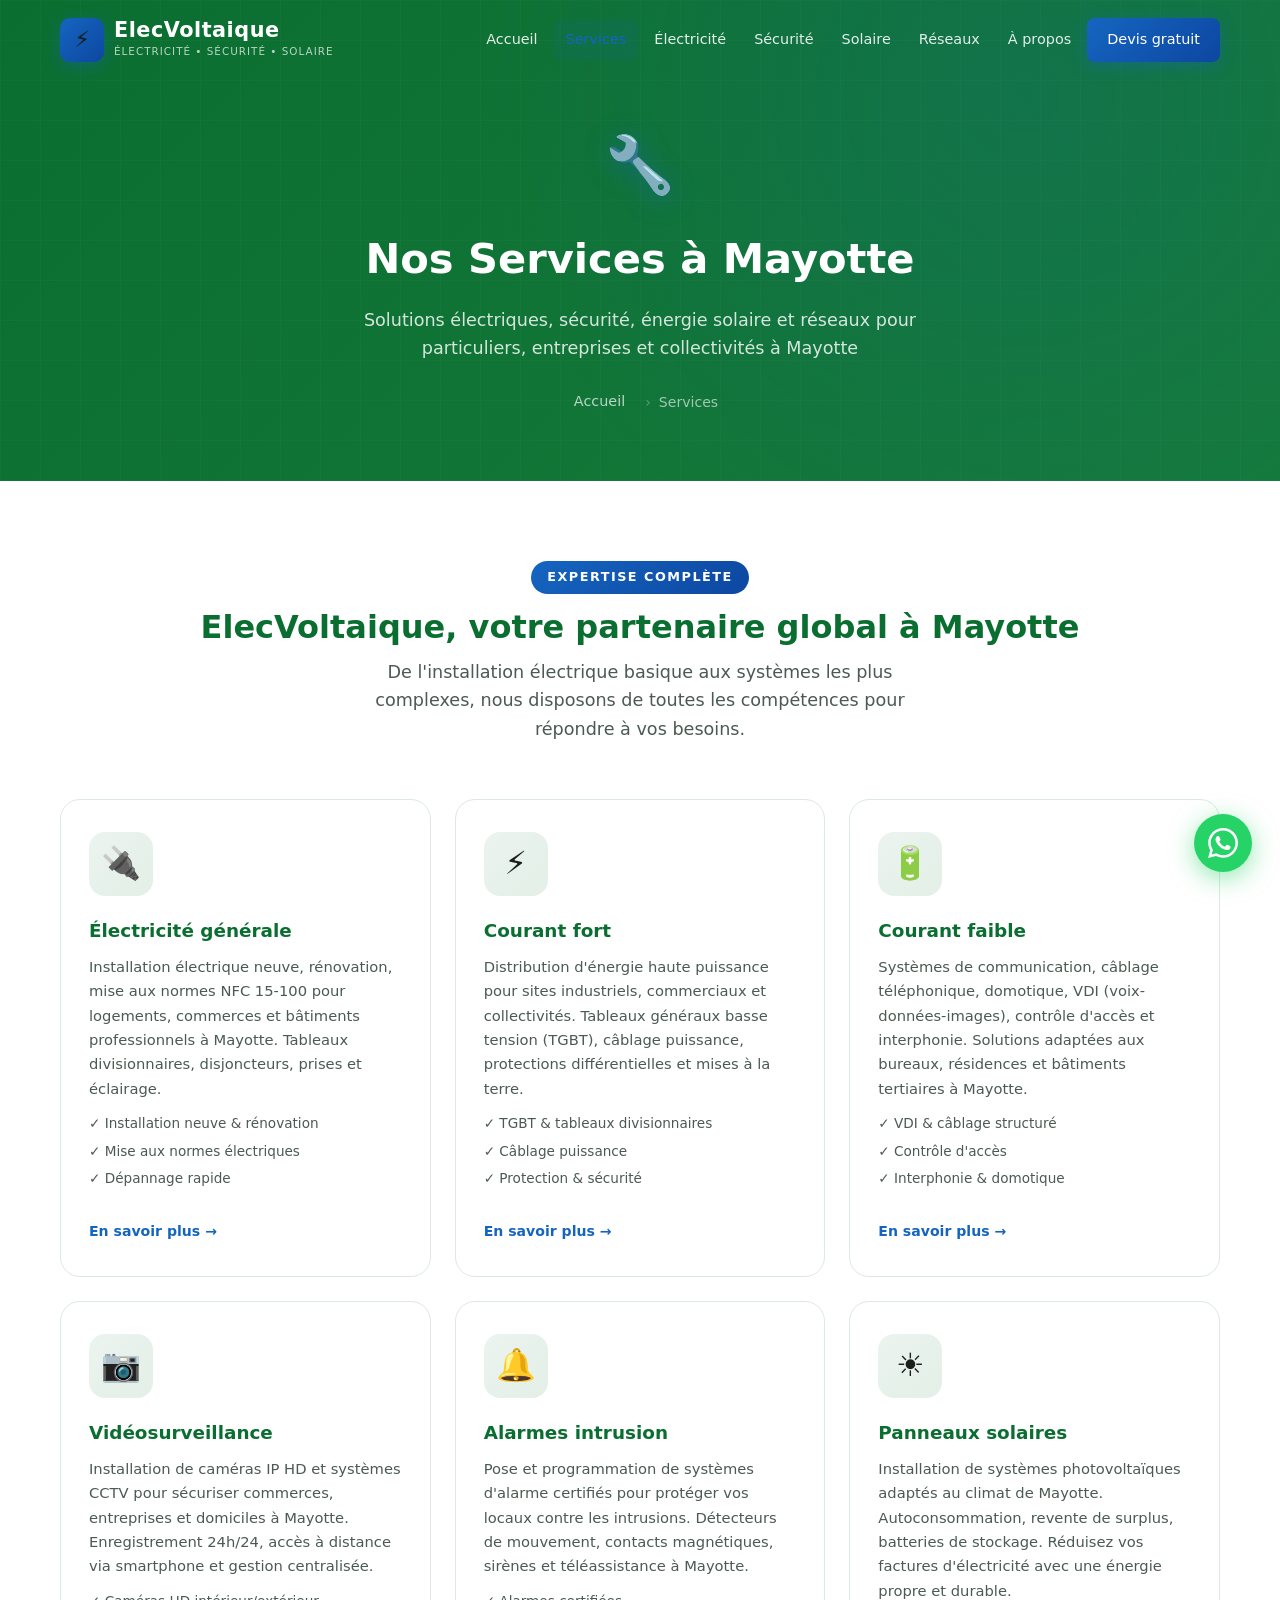
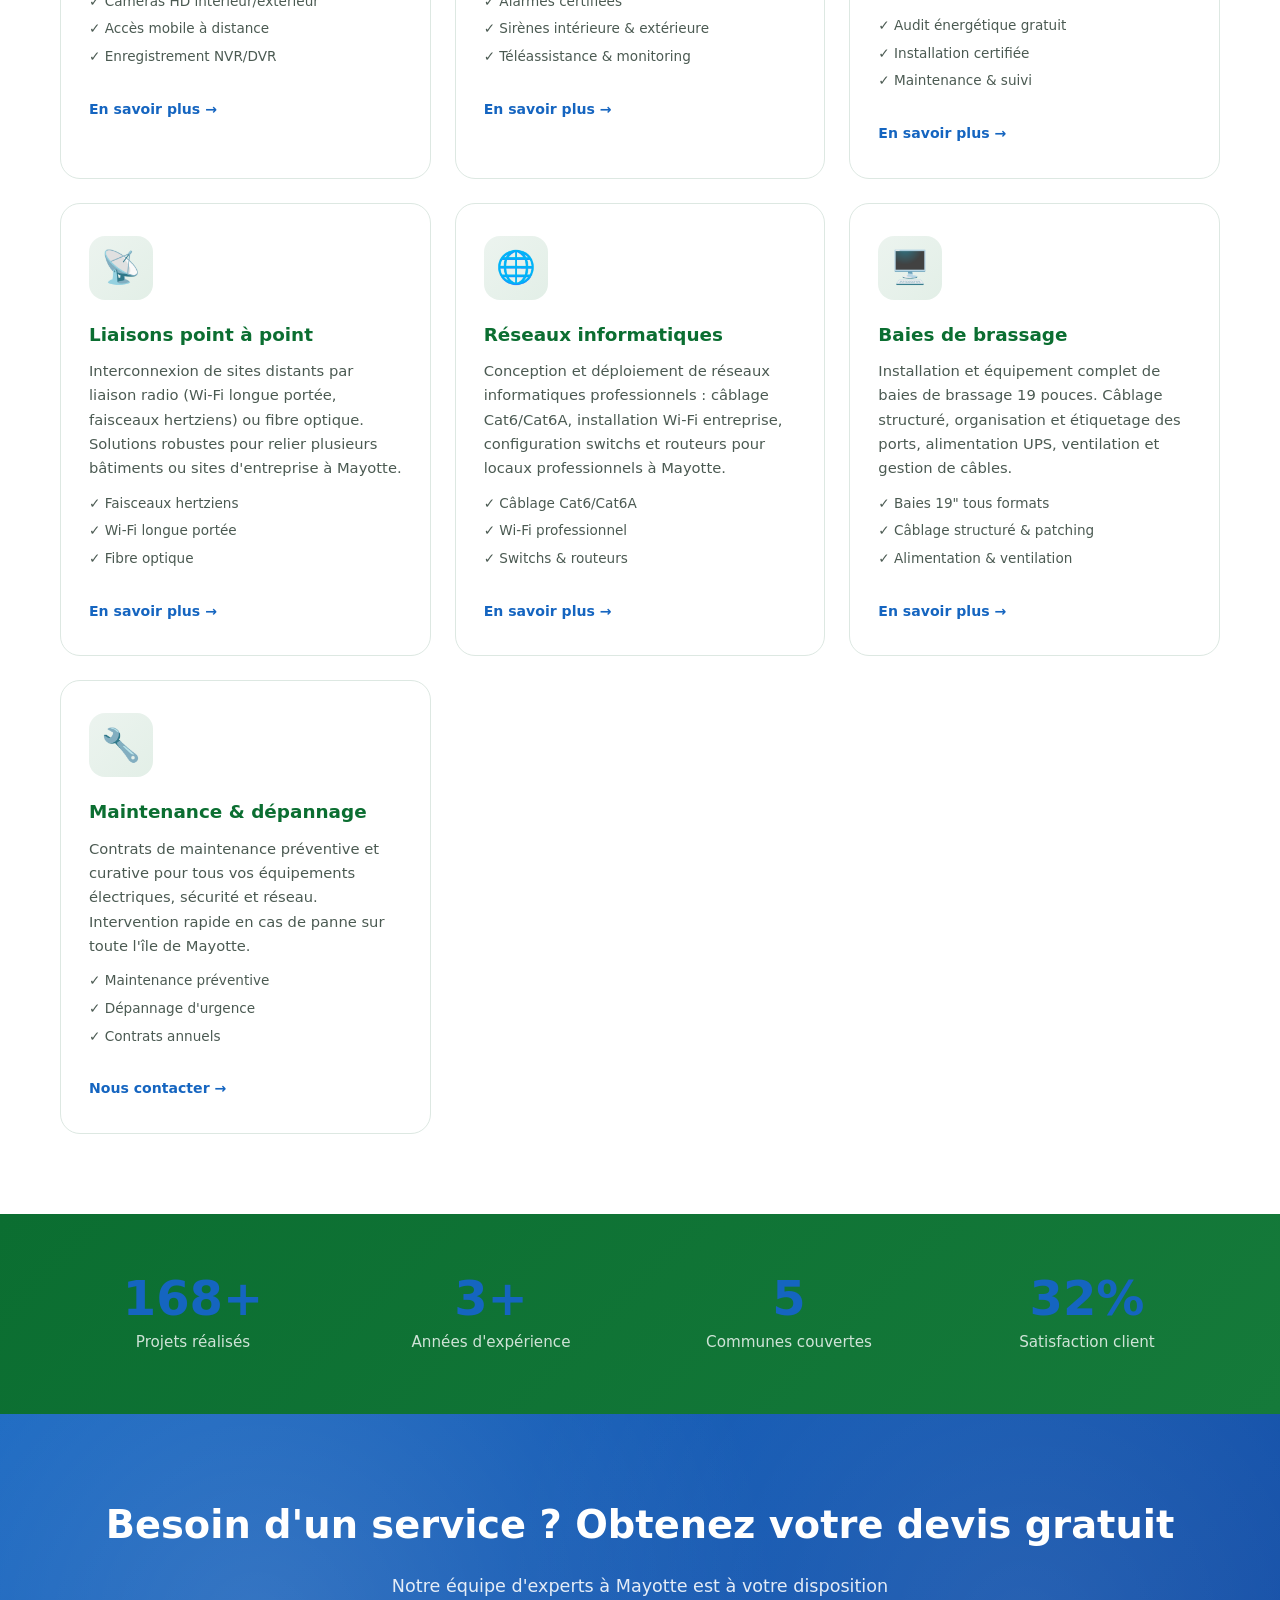
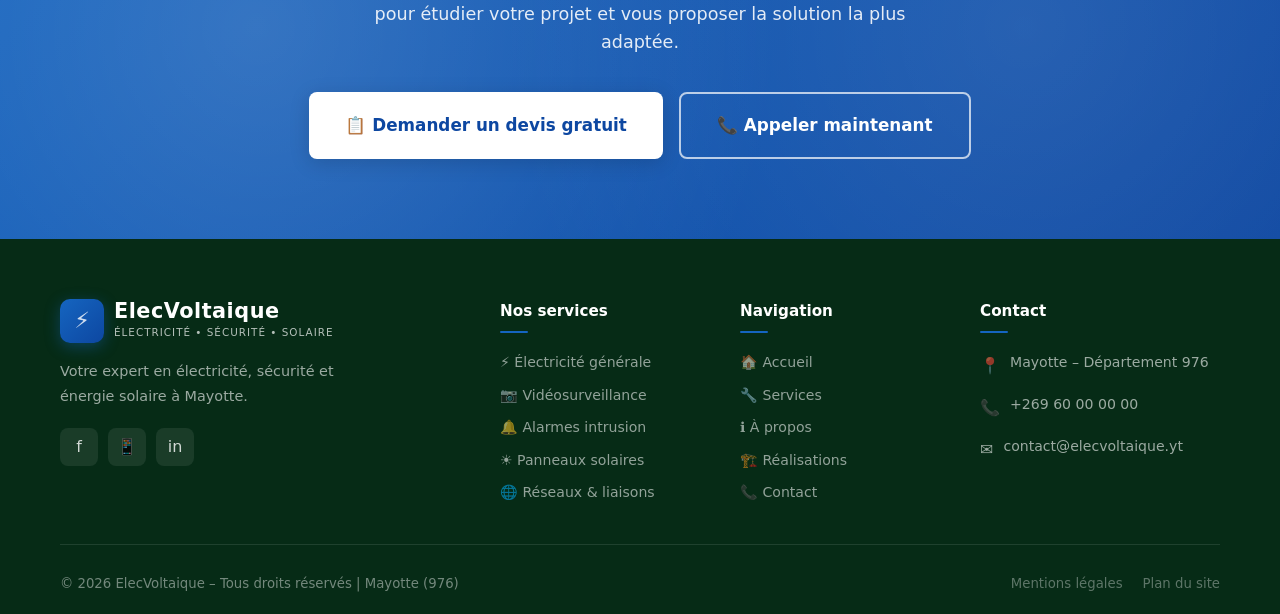
<file: services.html>
<!DOCTYPE html>
<html lang="fr">
<head>
  <meta charset="UTF-8">
  <meta name="viewport" content="width=device-width, initial-scale=1.0">
  <meta name="description" content="Tous les services d'ElecVoltaique à Mayotte : électricité, courant fort et faible, vidéosurveillance, alarmes, panneaux solaires, réseaux informatiques, baies de brassage.">
  <meta name="keywords" content="services électricité Mayotte, courant fort Mayotte, courant faible Mayotte, installation caméra Mayotte, baie de brassage Mayotte">
  <title>Nos Services – ElecVoltaique | Électricité &amp; Technologie à Mayotte</title>
  <meta property="og:title" content="Nos Services – ElecVoltaique Mayotte">
  <meta property="og:description" content="Découvrez tous les services d'ElecVoltaique à Mayotte : électricité, sécurité, solaire, réseaux.">
  <meta property="og:type" content="website">
  <meta property="og:url" content="https://www.elecvoltaique.yt/services.html">
  <link rel="canonical" href="https://www.elecvoltaique.yt/services.html">
  <link rel="stylesheet" href="css/style.css">
</head>
<body>

<header>
  <div class="header-inner">
    <a href="index.html" class="logo" aria-label="ElecVoltaique - Accueil">
      <div class="logo-icon">⚡</div>
      <div class="logo-text">
        <span class="logo-name">ElecVoltaique</span>
        <span class="logo-tagline">Électricité • Sécurité • Solaire</span>
      </div>
    </a>
    <nav aria-label="Navigation principale">
      <a href="index.html">Accueil</a>
      <a href="services.html" class="active">Services</a>
      <a href="electricite.html">Électricité</a>
      <a href="securite.html">Sécurité</a>
      <a href="solaire.html">Solaire</a>
      <a href="reseaux.html">Réseaux</a>
      <a href="a-propos.html">À propos</a>
      <a href="contact.html" class="nav-cta">Devis gratuit</a>
    </nav>
    <button class="hamburger" aria-label="Menu" aria-expanded="false">
      <span></span><span></span><span></span>
    </button>
  </div>
</header>

<section class="page-hero" aria-labelledby="page-title">
  <div class="container">
    <div class="page-hero-content">
      <div class="page-hero-icon" aria-hidden="true">🔧</div>
      <h1 id="page-title">Nos Services à Mayotte</h1>
      <p>Solutions électriques, sécurité, énergie solaire et réseaux pour particuliers, entreprises et collectivités à Mayotte</p>
      <nav class="breadcrumb" aria-label="Fil d'Ariane">
        <a href="index.html">Accueil</a>
        <span class="breadcrumb-sep">›</span>
        <span>Services</span>
      </nav>
    </div>
  </div>
</section>

<!-- INTRODUCTION -->
<section class="section-padding" style="background: var(--bg-white);">
  <div class="container">
    <div class="section-header fade-in">
      <div class="badge">Expertise complète</div>
      <h2 class="section-title">ElecVoltaique, votre partenaire global à Mayotte</h2>
      <p class="section-subtitle">De l'installation électrique basique aux systèmes les plus complexes, nous disposons de toutes les compétences pour répondre à vos besoins.</p>
    </div>
    <div class="services-grid">

      <article class="service-card fade-in delay-1">
        <div class="service-icon-wrap">🔌</div>
        <h2 class="service-card-title">Électricité générale</h2>
        <p class="service-card-desc">Installation électrique neuve, rénovation, mise aux normes NFC 15-100 pour logements, commerces et bâtiments professionnels à Mayotte. Tableaux divisionnaires, disjoncteurs, prises et éclairage.</p>
        <ul style="margin: 12px 0; padding: 0; list-style: none; display: flex; flex-direction: column; gap: 6px;">
          <li style="font-size: 0.85rem; color: var(--text-gray);">✓ Installation neuve & rénovation</li>
          <li style="font-size: 0.85rem; color: var(--text-gray);">✓ Mise aux normes électriques</li>
          <li style="font-size: 0.85rem; color: var(--text-gray);">✓ Dépannage rapide</li>
        </ul>
        <a href="electricite.html" class="service-card-link">En savoir plus →</a>
      </article>

      <article class="service-card fade-in delay-2">
        <div class="service-icon-wrap">⚡</div>
        <h2 class="service-card-title">Courant fort</h2>
        <p class="service-card-desc">Distribution d'énergie haute puissance pour sites industriels, commerciaux et collectivités. Tableaux généraux basse tension (TGBT), câblage puissance, protections différentielles et mises à la terre.</p>
        <ul style="margin: 12px 0; padding: 0; list-style: none; display: flex; flex-direction: column; gap: 6px;">
          <li style="font-size: 0.85rem; color: var(--text-gray);">✓ TGBT & tableaux divisionnaires</li>
          <li style="font-size: 0.85rem; color: var(--text-gray);">✓ Câblage puissance</li>
          <li style="font-size: 0.85rem; color: var(--text-gray);">✓ Protection & sécurité</li>
        </ul>
        <a href="electricite.html" class="service-card-link">En savoir plus →</a>
      </article>

      <article class="service-card fade-in delay-3">
        <div class="service-icon-wrap">🔋</div>
        <h2 class="service-card-title">Courant faible</h2>
        <p class="service-card-desc">Systèmes de communication, câblage téléphonique, domotique, VDI (voix-données-images), contrôle d'accès et interphonie. Solutions adaptées aux bureaux, résidences et bâtiments tertiaires à Mayotte.</p>
        <ul style="margin: 12px 0; padding: 0; list-style: none; display: flex; flex-direction: column; gap: 6px;">
          <li style="font-size: 0.85rem; color: var(--text-gray);">✓ VDI & câblage structuré</li>
          <li style="font-size: 0.85rem; color: var(--text-gray);">✓ Contrôle d'accès</li>
          <li style="font-size: 0.85rem; color: var(--text-gray);">✓ Interphonie & domotique</li>
        </ul>
        <a href="services.html" class="service-card-link">En savoir plus →</a>
      </article>

      <article class="service-card fade-in delay-4">
        <div class="service-icon-wrap">📷</div>
        <h2 class="service-card-title">Vidéosurveillance</h2>
        <p class="service-card-desc">Installation de caméras IP HD et systèmes CCTV pour sécuriser commerces, entreprises et domiciles à Mayotte. Enregistrement 24h/24, accès à distance via smartphone et gestion centralisée.</p>
        <ul style="margin: 12px 0; padding: 0; list-style: none; display: flex; flex-direction: column; gap: 6px;">
          <li style="font-size: 0.85rem; color: var(--text-gray);">✓ Caméras HD intérieur/extérieur</li>
          <li style="font-size: 0.85rem; color: var(--text-gray);">✓ Accès mobile à distance</li>
          <li style="font-size: 0.85rem; color: var(--text-gray);">✓ Enregistrement NVR/DVR</li>
        </ul>
        <a href="securite.html" class="service-card-link">En savoir plus →</a>
      </article>

      <article class="service-card fade-in delay-5">
        <div class="service-icon-wrap">🔔</div>
        <h2 class="service-card-title">Alarmes intrusion</h2>
        <p class="service-card-desc">Pose et programmation de systèmes d'alarme certifiés pour protéger vos locaux contre les intrusions. Détecteurs de mouvement, contacts magnétiques, sirènes et téléassistance à Mayotte.</p>
        <ul style="margin: 12px 0; padding: 0; list-style: none; display: flex; flex-direction: column; gap: 6px;">
          <li style="font-size: 0.85rem; color: var(--text-gray);">✓ Alarmes certifiées</li>
          <li style="font-size: 0.85rem; color: var(--text-gray);">✓ Sirènes intérieure & extérieure</li>
          <li style="font-size: 0.85rem; color: var(--text-gray);">✓ Téléassistance & monitoring</li>
        </ul>
        <a href="securite.html" class="service-card-link">En savoir plus →</a>
      </article>

      <article class="service-card fade-in delay-1">
        <div class="service-icon-wrap">☀️</div>
        <h2 class="service-card-title">Panneaux solaires</h2>
        <p class="service-card-desc">Installation de systèmes photovoltaïques adaptés au climat de Mayotte. Autoconsommation, revente de surplus, batteries de stockage. Réduisez vos factures d'électricité avec une énergie propre et durable.</p>
        <ul style="margin: 12px 0; padding: 0; list-style: none; display: flex; flex-direction: column; gap: 6px;">
          <li style="font-size: 0.85rem; color: var(--text-gray);">✓ Audit énergétique gratuit</li>
          <li style="font-size: 0.85rem; color: var(--text-gray);">✓ Installation certifiée</li>
          <li style="font-size: 0.85rem; color: var(--text-gray);">✓ Maintenance & suivi</li>
        </ul>
        <a href="solaire.html" class="service-card-link">En savoir plus →</a>
      </article>

      <article class="service-card fade-in delay-2">
        <div class="service-icon-wrap">📡</div>
        <h2 class="service-card-title">Liaisons point à point</h2>
        <p class="service-card-desc">Interconnexion de sites distants par liaison radio (Wi-Fi longue portée, faisceaux hertziens) ou fibre optique. Solutions robustes pour relier plusieurs bâtiments ou sites d'entreprise à Mayotte.</p>
        <ul style="margin: 12px 0; padding: 0; list-style: none; display: flex; flex-direction: column; gap: 6px;">
          <li style="font-size: 0.85rem; color: var(--text-gray);">✓ Faisceaux hertziens</li>
          <li style="font-size: 0.85rem; color: var(--text-gray);">✓ Wi-Fi longue portée</li>
          <li style="font-size: 0.85rem; color: var(--text-gray);">✓ Fibre optique</li>
        </ul>
        <a href="reseaux.html" class="service-card-link">En savoir plus →</a>
      </article>

      <article class="service-card fade-in delay-3">
        <div class="service-icon-wrap">🌐</div>
        <h2 class="service-card-title">Réseaux informatiques</h2>
        <p class="service-card-desc">Conception et déploiement de réseaux informatiques professionnels : câblage Cat6/Cat6A, installation Wi-Fi entreprise, configuration switchs et routeurs pour locaux professionnels à Mayotte.</p>
        <ul style="margin: 12px 0; padding: 0; list-style: none; display: flex; flex-direction: column; gap: 6px;">
          <li style="font-size: 0.85rem; color: var(--text-gray);">✓ Câblage Cat6/Cat6A</li>
          <li style="font-size: 0.85rem; color: var(--text-gray);">✓ Wi-Fi professionnel</li>
          <li style="font-size: 0.85rem; color: var(--text-gray);">✓ Switchs & routeurs</li>
        </ul>
        <a href="reseaux.html" class="service-card-link">En savoir plus →</a>
      </article>

      <article class="service-card fade-in delay-4">
        <div class="service-icon-wrap">🖥️</div>
        <h2 class="service-card-title">Baies de brassage</h2>
        <p class="service-card-desc">Installation et équipement complet de baies de brassage 19 pouces. Câblage structuré, organisation et étiquetage des ports, alimentation UPS, ventilation et gestion de câbles.</p>
        <ul style="margin: 12px 0; padding: 0; list-style: none; display: flex; flex-direction: column; gap: 6px;">
          <li style="font-size: 0.85rem; color: var(--text-gray);">✓ Baies 19" tous formats</li>
          <li style="font-size: 0.85rem; color: var(--text-gray);">✓ Câblage structuré & patching</li>
          <li style="font-size: 0.85rem; color: var(--text-gray);">✓ Alimentation & ventilation</li>
        </ul>
        <a href="reseaux.html" class="service-card-link">En savoir plus →</a>
      </article>

      <article class="service-card fade-in delay-5">
        <div class="service-icon-wrap">🔧</div>
        <h2 class="service-card-title">Maintenance &amp; dépannage</h2>
        <p class="service-card-desc">Contrats de maintenance préventive et curative pour tous vos équipements électriques, sécurité et réseau. Intervention rapide en cas de panne sur toute l'île de Mayotte.</p>
        <ul style="margin: 12px 0; padding: 0; list-style: none; display: flex; flex-direction: column; gap: 6px;">
          <li style="font-size: 0.85rem; color: var(--text-gray);">✓ Maintenance préventive</li>
          <li style="font-size: 0.85rem; color: var(--text-gray);">✓ Dépannage d'urgence</li>
          <li style="font-size: 0.85rem; color: var(--text-gray);">✓ Contrats annuels</li>
        </ul>
        <a href="contact.html" class="service-card-link">Nous contacter →</a>
      </article>

    </div>
  </div>
</section>

<!-- REASSURANCE -->
<section class="stats-section" aria-label="Chiffres clés">
  <div class="container">
    <div class="stats-grid">
      <div class="counter-item fade-in">
        <span class="counter-number" data-target="500" data-suffix="+">500+</span>
        <div class="counter-label">Projets réalisés</div>
      </div>
      <div class="counter-item fade-in delay-2">
        <span class="counter-number" data-target="10" data-suffix="+">10+</span>
        <div class="counter-label">Années d'expérience</div>
      </div>
      <div class="counter-item fade-in delay-3">
        <span class="counter-number" data-target="17" data-suffix="">17</span>
        <div class="counter-label">Communes couvertes</div>
      </div>
      <div class="counter-item fade-in delay-4">
        <span class="counter-number" data-target="98" data-suffix="%">98%</span>
        <div class="counter-label">Satisfaction client</div>
      </div>
    </div>
  </div>
</section>

<!-- CTA -->
<section class="contact-cta" aria-labelledby="cta-services-title">
  <div class="container">
    <div class="contact-cta-content">
      <h2 id="cta-services-title">Besoin d'un service ? Obtenez votre devis gratuit</h2>
      <p>Notre équipe d'experts à Mayotte est à votre disposition pour étudier votre projet et vous proposer la solution la plus adaptée.</p>
      <div class="actions">
        <a href="contact.html" class="btn btn-white btn-lg">📋 Demander un devis gratuit</a>
        <a href="tel:+269600000000" class="btn btn-outline btn-lg">📞 Appeler maintenant</a>
      </div>
    </div>
  </div>
</section>

<footer>
  <div class="container">
    <div class="footer-grid">
      <div class="footer-brand">
        <div class="logo">
          <div class="logo-icon">⚡</div>
          <div class="logo-text">
            <span class="logo-name">ElecVoltaique</span>
            <span class="logo-tagline">Électricité • Sécurité • Solaire</span>
          </div>
        </div>
        <p>Votre expert en électricité, sécurité et énergie solaire à Mayotte.</p>
        <div class="footer-social">
          <a href="#" class="social-link" aria-label="Facebook">f</a>
          <a href="#" class="social-link" aria-label="WhatsApp">📱</a>
          <a href="#" class="social-link" aria-label="LinkedIn">in</a>
        </div>
      </div>
      <div class="footer-col">
        <h4>Nos services</h4>
        <ul>
          <li><a href="electricite.html">⚡ Électricité générale</a></li>
          <li><a href="securite.html">📷 Vidéosurveillance</a></li>
          <li><a href="securite.html">🔔 Alarmes intrusion</a></li>
          <li><a href="solaire.html">☀️ Panneaux solaires</a></li>
          <li><a href="reseaux.html">🌐 Réseaux & liaisons</a></li>
        </ul>
      </div>
      <div class="footer-col">
        <h4>Navigation</h4>
        <ul>
          <li><a href="index.html">🏠 Accueil</a></li>
          <li><a href="services.html">🔧 Services</a></li>
          <li><a href="a-propos.html">ℹ️ À propos</a></li>
          <li><a href="realisations.html">🏗️ Réalisations</a></li>
          <li><a href="contact.html">📞 Contact</a></li>
        </ul>
      </div>
      <div class="footer-col">
        <h4>Contact</h4>
        <div class="footer-contact-items">
          <div class="footer-contact-item"><span class="fci-icon">📍</span><span>Mayotte – Département 976</span></div>
          <div class="footer-contact-item"><span class="fci-icon">📞</span><span>+269 60 00 00 00</span></div>
          <div class="footer-contact-item"><span class="fci-icon">✉️</span><span>contact@elecvoltaique.yt</span></div>
        </div>
      </div>
    </div>
    <div class="footer-bottom">
      <span>© <span class="copyright-year">2024</span> ElecVoltaique – Tous droits réservés | Mayotte (976)</span>
      <div style="display:flex;gap:20px;"><a href="#">Mentions légales</a><a href="sitemap.xml">Plan du site</a></div>
    </div>
  </div>
</footer>

<a href="https://wa.me/269600000000?text=Bonjour%20ElecVoltaique%2C%20je%20souhaite%20obtenir%20un%20devis." class="whatsapp-float" target="_blank" rel="noopener" aria-label="WhatsApp">
  <svg viewBox="0 0 24 24" xmlns="http://www.w3.org/2000/svg" aria-hidden="true"><path d="M17.472 14.382c-.297-.149-1.758-.867-2.03-.967-.273-.099-.471-.148-.67.15-.197.297-.767.966-.94 1.164-.173.199-.347.223-.644.075-.297-.15-1.255-.463-2.39-1.475-.883-.788-1.48-1.761-1.653-2.059-.173-.297-.018-.458.13-.606.134-.133.298-.347.446-.52.149-.174.198-.298.298-.497.099-.198.05-.371-.025-.52-.075-.149-.669-1.612-.916-2.207-.242-.579-.487-.5-.669-.51-.173-.008-.371-.01-.57-.01-.198 0-.52.074-.792.372-.272.297-1.04 1.016-1.04 2.479 0 1.462 1.065 2.875 1.213 3.074.149.198 2.096 3.2 5.077 4.487.709.306 1.262.489 1.694.625.712.227 1.36.195 1.871.118.571-.085 1.758-.719 2.006-1.413.248-.694.248-1.289.173-1.413-.074-.124-.272-.198-.57-.347m-5.421 7.403h-.004a9.87 9.87 0 01-5.031-1.378l-.361-.214-3.741.982.998-3.648-.235-.374a9.86 9.86 0 01-1.51-5.26c.001-5.45 4.436-9.884 9.888-9.884 2.64 0 5.122 1.03 6.988 2.898a9.825 9.825 0 012.893 6.994c-.003 5.45-4.437 9.884-9.885 9.884m8.413-18.297A11.815 11.815 0 0012.05 0C5.495 0 .16 5.335.157 11.892c0 2.096.547 4.142 1.588 5.945L.057 24l6.305-1.654a11.882 11.882 0 005.683 1.448h.005c6.554 0 11.89-5.335 11.893-11.893a11.821 11.821 0 00-3.48-8.413z"/></svg>
</a>
<button class="back-to-top" aria-label="Retour en haut">↑</button>
<script src="js/script.js"></script>
</body>
</html>
</file>
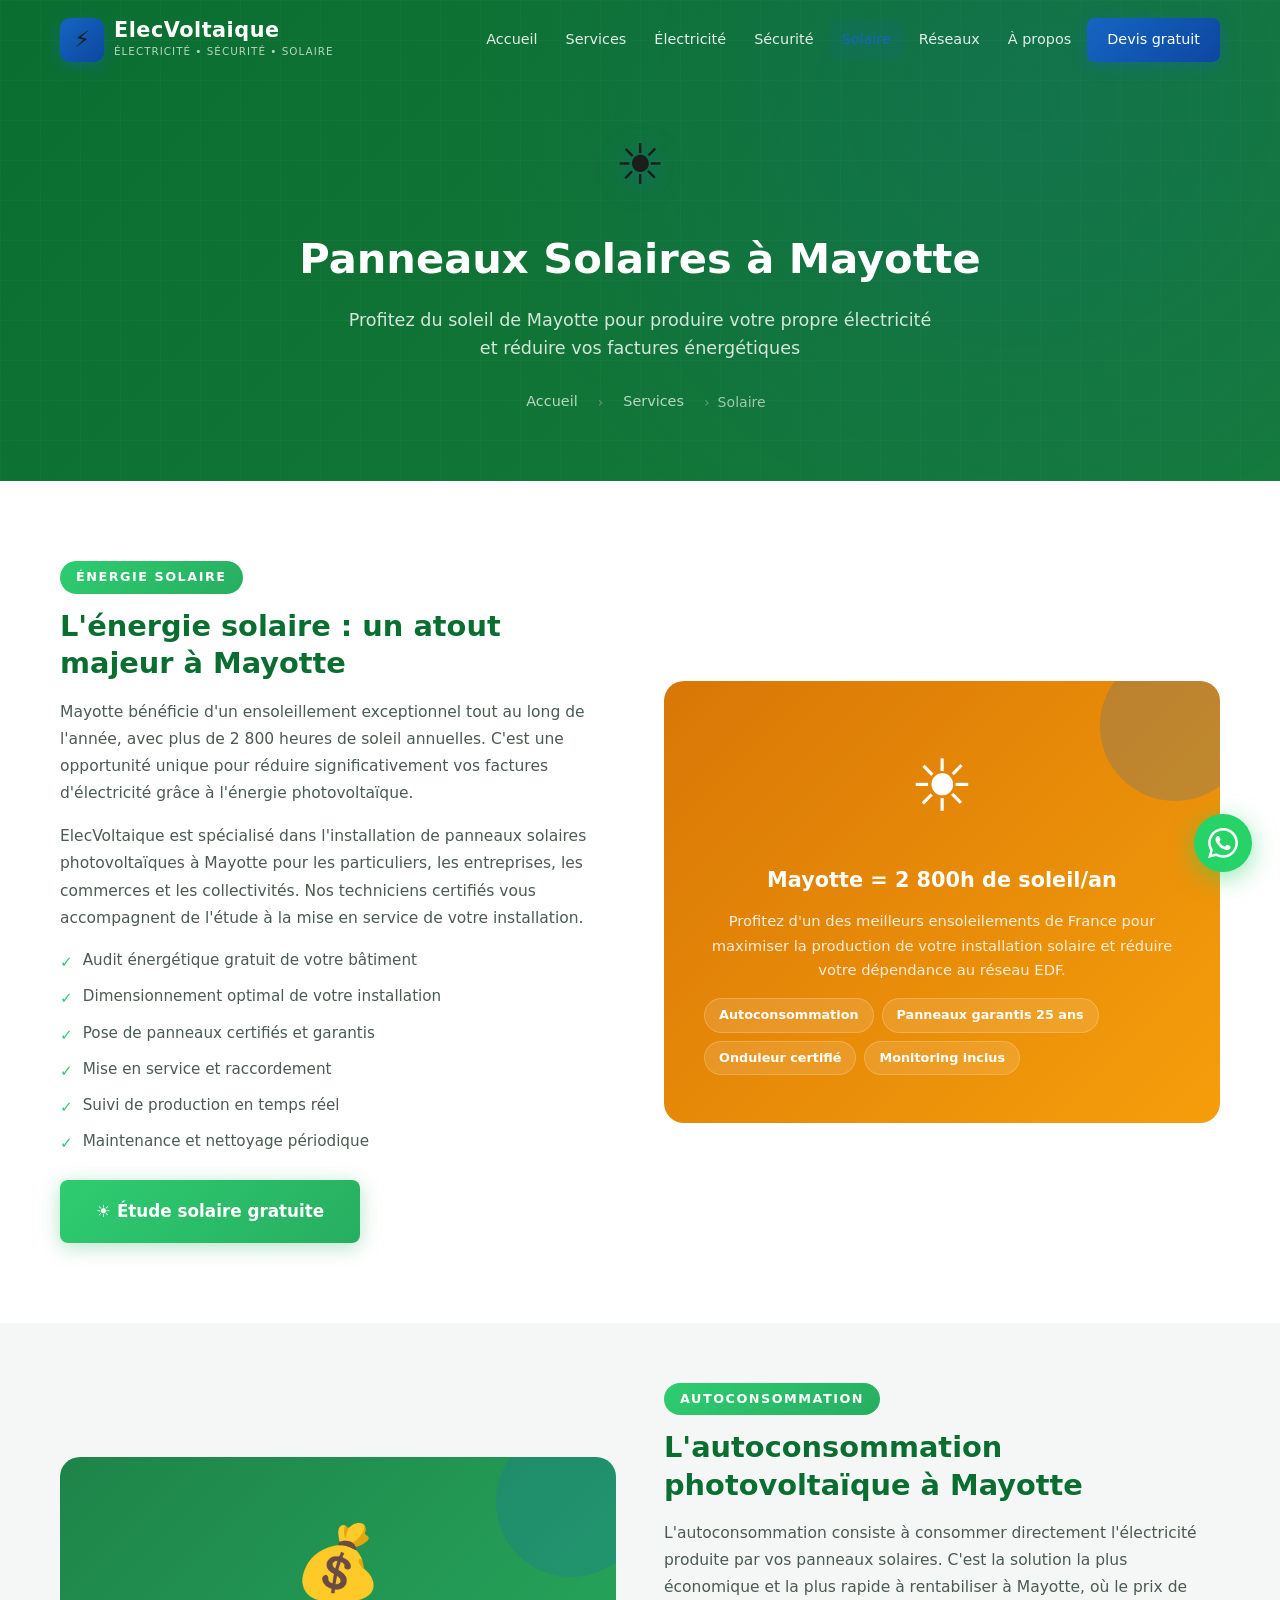
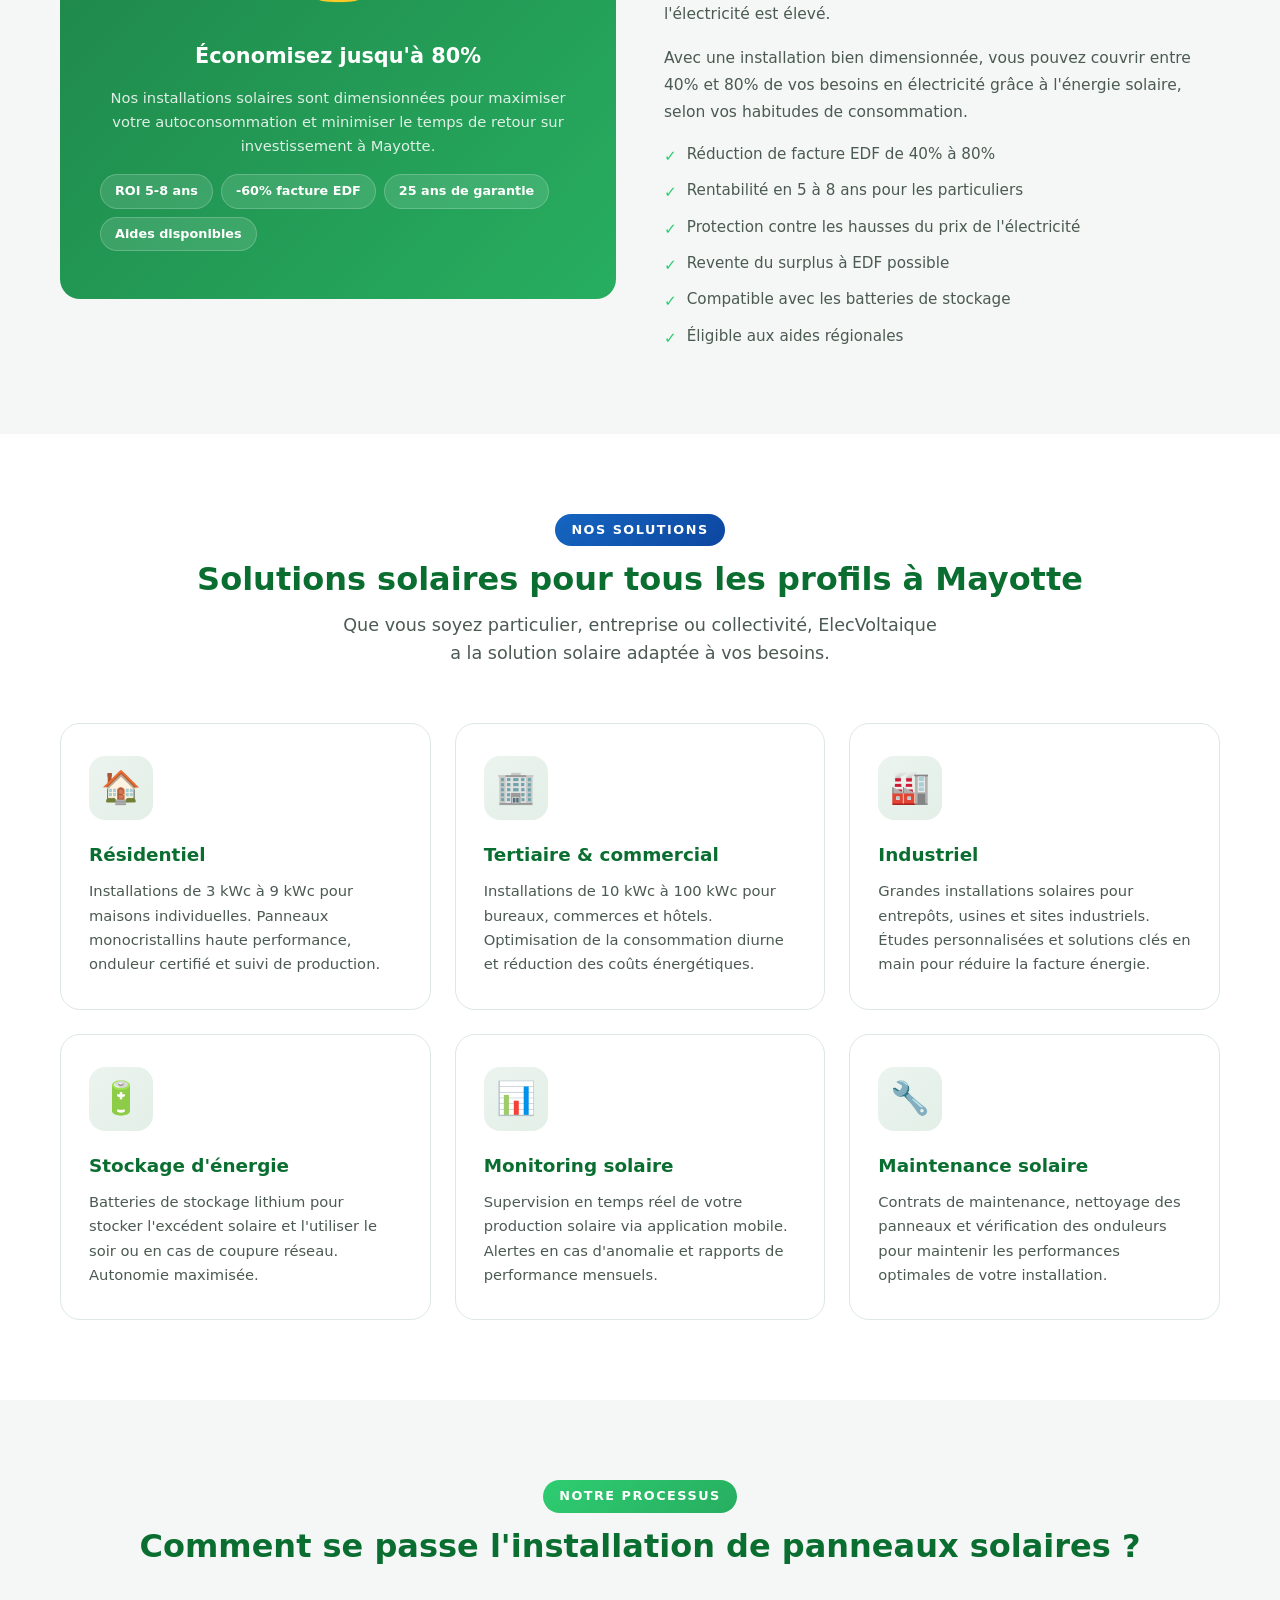
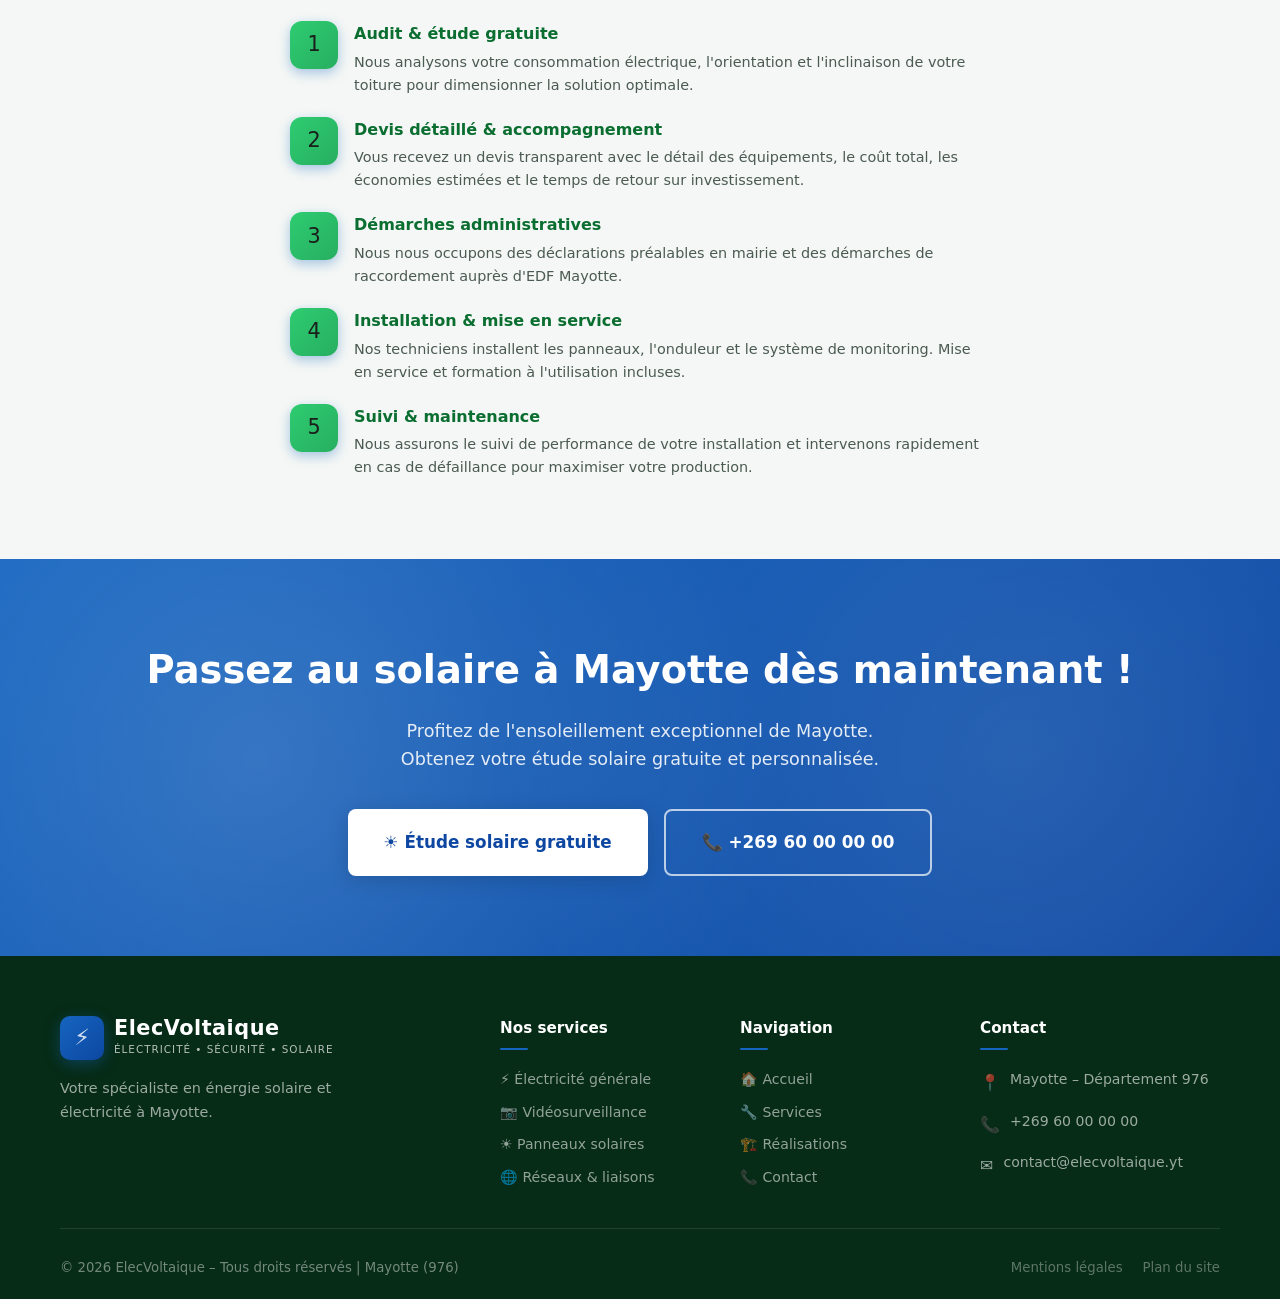
<file: solaire.html>
<!DOCTYPE html>
<html lang="fr">
<head>
  <meta charset="UTF-8">
  <meta name="viewport" content="width=device-width, initial-scale=1.0">
  <meta name="description" content="ElecVoltaique – Installation de panneaux solaires à Mayotte. Autoconsommation photovoltaïque, réduction de facture énergétique, solutions durables adaptées au climat de Mayotte.">
  <meta name="keywords" content="panneaux solaires Mayotte, installation photovoltaïque Mayotte, autoconsommation Mayotte, énergie solaire Mayotte, réduction facture électricité Mayotte">
  <title>Panneaux Solaires à Mayotte – ElecVoltaique | Énergie Photovoltaïque</title>
  <meta property="og:title" content="Panneaux Solaires à Mayotte – ElecVoltaique">
  <meta property="og:description" content="Installation de panneaux photovoltaïques à Mayotte. Réduisez votre facture d'électricité avec l'énergie solaire. Devis gratuit.">
  <meta property="og:type" content="website">
  <meta property="og:url" content="https://www.elecvoltaique.yt/solaire.html">
  <link rel="canonical" href="https://www.elecvoltaique.yt/solaire.html">
  <link rel="stylesheet" href="css/style.css">
</head>
<body>

<header>
  <div class="header-inner">
    <a href="index.html" class="logo" aria-label="ElecVoltaique - Accueil">
      <div class="logo-icon">⚡</div>
      <div class="logo-text">
        <span class="logo-name">ElecVoltaique</span>
        <span class="logo-tagline">Électricité • Sécurité • Solaire</span>
      </div>
    </a>
    <nav aria-label="Navigation principale">
      <a href="index.html">Accueil</a>
      <a href="services.html">Services</a>
      <a href="electricite.html">Électricité</a>
      <a href="securite.html">Sécurité</a>
      <a href="solaire.html" class="active">Solaire</a>
      <a href="reseaux.html">Réseaux</a>
      <a href="a-propos.html">À propos</a>
      <a href="contact.html" class="nav-cta">Devis gratuit</a>
    </nav>
    <button class="hamburger" aria-label="Menu" aria-expanded="false">
      <span></span><span></span><span></span>
    </button>
  </div>
</header>

<section class="page-hero" aria-labelledby="sol-title">
  <div class="container">
    <div class="page-hero-content">
      <div class="page-hero-icon" aria-hidden="true">☀️</div>
      <h1 id="sol-title">Panneaux Solaires à Mayotte</h1>
      <p>Profitez du soleil de Mayotte pour produire votre propre électricité et réduire vos factures énergétiques</p>
      <nav class="breadcrumb" aria-label="Fil d'Ariane">
        <a href="index.html">Accueil</a>
        <span class="breadcrumb-sep">›</span>
        <a href="services.html">Services</a>
        <span class="breadcrumb-sep">›</span>
        <span>Solaire</span>
      </nav>
    </div>
  </div>
</section>

<!-- INTRODUCTION SOLAIRE -->
<section class="section-padding" style="background: var(--bg-white);">
  <div class="container">
    <div class="detail-grid">
      <div class="detail-content fade-left">
        <div class="badge badge-green">Énergie solaire</div>
        <h2>L'énergie solaire : un atout majeur à Mayotte</h2>
        <p>Mayotte bénéficie d'un ensoleillement exceptionnel tout au long de l'année, avec plus de 2 800 heures de soleil annuelles. C'est une opportunité unique pour réduire significativement vos factures d'électricité grâce à l'énergie photovoltaïque.</p>
        <p>ElecVoltaique est spécialisé dans l'installation de panneaux solaires photovoltaïques à Mayotte pour les particuliers, les entreprises, les commerces et les collectivités. Nos techniciens certifiés vous accompagnent de l'étude à la mise en service de votre installation.</p>
        <ul>
          <li>Audit énergétique gratuit de votre bâtiment</li>
          <li>Dimensionnement optimal de votre installation</li>
          <li>Pose de panneaux certifiés et garantis</li>
          <li>Mise en service et raccordement</li>
          <li>Suivi de production en temps réel</li>
          <li>Maintenance et nettoyage périodique</li>
        </ul>
        <a href="contact.html" class="btn btn-green btn-lg">☀️ Étude solaire gratuite</a>
      </div>
      <div class="detail-visual fade-right" style="background: linear-gradient(135deg, #d97706, #f59e0b);">
        <div class="detail-visual-icon" aria-hidden="true">☀️</div>
        <h3>Mayotte = 2 800h de soleil/an</h3>
        <p>Profitez d'un des meilleurs ensoleilements de France pour maximiser la production de votre installation solaire et réduire votre dépendance au réseau EDF.</p>
        <div class="feature-tags">
          <span class="feature-tag">Autoconsommation</span>
          <span class="feature-tag">Panneaux garantis 25 ans</span>
          <span class="feature-tag">Onduleur certifié</span>
          <span class="feature-tag">Monitoring inclus</span>
        </div>
      </div>
    </div>
  </div>
</section>

<!-- AUTOCONSOMMATION -->
<section class="detail-section section-padding bg-alt" aria-labelledby="autoconso-title">
  <div class="container">
    <div class="detail-grid reverse">
      <div class="detail-content fade-right">
        <div class="badge badge-green">Autoconsommation</div>
        <h2 id="autoconso-title">L'autoconsommation photovoltaïque à Mayotte</h2>
        <p>L'autoconsommation consiste à consommer directement l'électricité produite par vos panneaux solaires. C'est la solution la plus économique et la plus rapide à rentabiliser à Mayotte, où le prix de l'électricité est élevé.</p>
        <p>Avec une installation bien dimensionnée, vous pouvez couvrir entre 40% et 80% de vos besoins en électricité grâce à l'énergie solaire, selon vos habitudes de consommation.</p>
        <ul>
          <li>Réduction de facture EDF de 40% à 80%</li>
          <li>Rentabilité en 5 à 8 ans pour les particuliers</li>
          <li>Protection contre les hausses du prix de l'électricité</li>
          <li>Revente du surplus à EDF possible</li>
          <li>Compatible avec les batteries de stockage</li>
          <li>Éligible aux aides régionales</li>
        </ul>
      </div>
      <div class="detail-visual fade-left" style="background: linear-gradient(135deg, #1e8449, #27ae60);">
        <div class="detail-visual-icon" aria-hidden="true">💰</div>
        <h3>Économisez jusqu'à 80%</h3>
        <p>Nos installations solaires sont dimensionnées pour maximiser votre autoconsommation et minimiser le temps de retour sur investissement à Mayotte.</p>
        <div class="feature-tags">
          <span class="feature-tag">ROI 5-8 ans</span>
          <span class="feature-tag">-60% facture EDF</span>
          <span class="feature-tag">25 ans de garantie</span>
          <span class="feature-tag">Aides disponibles</span>
        </div>
      </div>
    </div>
  </div>
</section>

<!-- SOLUTIONS SOLAIRES -->
<section class="section-padding" aria-labelledby="solutions-sol-title">
  <div class="container">
    <div class="section-header fade-in">
      <div class="badge">Nos solutions</div>
      <h2 class="section-title" id="solutions-sol-title">Solutions solaires pour tous les profils à Mayotte</h2>
      <p class="section-subtitle">Que vous soyez particulier, entreprise ou collectivité, ElecVoltaique a la solution solaire adaptée à vos besoins.</p>
    </div>
    <div class="services-grid">
      <div class="service-card fade-in delay-1">
        <div class="service-icon-wrap">🏠</div>
        <h3 class="service-card-title">Résidentiel</h3>
        <p class="service-card-desc">Installations de 3 kWc à 9 kWc pour maisons individuelles. Panneaux monocristallins haute performance, onduleur certifié et suivi de production.</p>
      </div>
      <div class="service-card fade-in delay-2">
        <div class="service-icon-wrap">🏢</div>
        <h3 class="service-card-title">Tertiaire &amp; commercial</h3>
        <p class="service-card-desc">Installations de 10 kWc à 100 kWc pour bureaux, commerces et hôtels. Optimisation de la consommation diurne et réduction des coûts énergétiques.</p>
      </div>
      <div class="service-card fade-in delay-3">
        <div class="service-icon-wrap">🏭</div>
        <h3 class="service-card-title">Industriel</h3>
        <p class="service-card-desc">Grandes installations solaires pour entrepôts, usines et sites industriels. Études personnalisées et solutions clés en main pour réduire la facture énergie.</p>
      </div>
      <div class="service-card fade-in delay-4">
        <div class="service-icon-wrap">🔋</div>
        <h3 class="service-card-title">Stockage d'énergie</h3>
        <p class="service-card-desc">Batteries de stockage lithium pour stocker l'excédent solaire et l'utiliser le soir ou en cas de coupure réseau. Autonomie maximisée.</p>
      </div>
      <div class="service-card fade-in delay-5">
        <div class="service-icon-wrap">📊</div>
        <h3 class="service-card-title">Monitoring solaire</h3>
        <p class="service-card-desc">Supervision en temps réel de votre production solaire via application mobile. Alertes en cas d'anomalie et rapports de performance mensuels.</p>
      </div>
      <div class="service-card fade-in delay-1">
        <div class="service-icon-wrap">🔧</div>
        <h3 class="service-card-title">Maintenance solaire</h3>
        <p class="service-card-desc">Contrats de maintenance, nettoyage des panneaux et vérification des onduleurs pour maintenir les performances optimales de votre installation.</p>
      </div>
    </div>
  </div>
</section>

<!-- PROCESSUS -->
<section class="section-padding bg-alt" aria-labelledby="processus-sol-title">
  <div class="container">
    <div class="section-header fade-in">
      <div class="badge badge-green">Notre processus</div>
      <h2 class="section-title" id="processus-sol-title">Comment se passe l'installation de panneaux solaires ?</h2>
    </div>
    <div class="why-list" style="max-width: 700px; margin: 0 auto;">
      <div class="why-item fade-in delay-1">
        <div class="why-item-icon" style="background: linear-gradient(135deg, var(--green), var(--green-dark)); min-width: 48px;">1</div>
        <div class="why-item-content">
          <h4>Audit &amp; étude gratuite</h4>
          <p>Nous analysons votre consommation électrique, l'orientation et l'inclinaison de votre toiture pour dimensionner la solution optimale.</p>
        </div>
      </div>
      <div class="why-item fade-in delay-2">
        <div class="why-item-icon" style="background: linear-gradient(135deg, var(--green), var(--green-dark)); min-width: 48px;">2</div>
        <div class="why-item-content">
          <h4>Devis détaillé &amp; accompagnement</h4>
          <p>Vous recevez un devis transparent avec le détail des équipements, le coût total, les économies estimées et le temps de retour sur investissement.</p>
        </div>
      </div>
      <div class="why-item fade-in delay-3">
        <div class="why-item-icon" style="background: linear-gradient(135deg, var(--green), var(--green-dark)); min-width: 48px;">3</div>
        <div class="why-item-content">
          <h4>Démarches administratives</h4>
          <p>Nous nous occupons des déclarations préalables en mairie et des démarches de raccordement auprès d'EDF Mayotte.</p>
        </div>
      </div>
      <div class="why-item fade-in delay-4">
        <div class="why-item-icon" style="background: linear-gradient(135deg, var(--green), var(--green-dark)); min-width: 48px;">4</div>
        <div class="why-item-content">
          <h4>Installation &amp; mise en service</h4>
          <p>Nos techniciens installent les panneaux, l'onduleur et le système de monitoring. Mise en service et formation à l'utilisation incluses.</p>
        </div>
      </div>
      <div class="why-item fade-in delay-5">
        <div class="why-item-icon" style="background: linear-gradient(135deg, var(--green), var(--green-dark)); min-width: 48px;">5</div>
        <div class="why-item-content">
          <h4>Suivi &amp; maintenance</h4>
          <p>Nous assurons le suivi de performance de votre installation et intervenons rapidement en cas de défaillance pour maximiser votre production.</p>
        </div>
      </div>
    </div>
  </div>
</section>

<!-- CTA -->
<section class="contact-cta" aria-labelledby="cta-sol-title" >
  <div class="container">
    <div class="contact-cta-content">
      <h2 id="cta-sol-title">Passez au solaire à Mayotte dès maintenant !</h2>
      <p>Profitez de l'ensoleillement exceptionnel de Mayotte. Obtenez votre étude solaire gratuite et personnalisée.</p>
      <div class="actions">
        <a href="contact.html" class="btn btn-white btn-lg">☀️ Étude solaire gratuite</a>
        <a href="tel:+269600000000" class="btn btn-outline btn-lg">📞 +269 60 00 00 00</a>
      </div>
    </div>
  </div>
</section>

<footer>
  <div class="container">
    <div class="footer-grid">
      <div class="footer-brand">
        <div class="logo">
          <div class="logo-icon">⚡</div>
          <div class="logo-text">
            <span class="logo-name">ElecVoltaique</span>
            <span class="logo-tagline">Électricité • Sécurité • Solaire</span>
          </div>
        </div>
        <p>Votre spécialiste en énergie solaire et électricité à Mayotte.</p>
      </div>
      <div class="footer-col">
        <h4>Nos services</h4>
        <ul>
          <li><a href="electricite.html">⚡ Électricité générale</a></li>
          <li><a href="securite.html">📷 Vidéosurveillance</a></li>
          <li><a href="solaire.html">☀️ Panneaux solaires</a></li>
          <li><a href="reseaux.html">🌐 Réseaux & liaisons</a></li>
        </ul>
      </div>
      <div class="footer-col">
        <h4>Navigation</h4>
        <ul>
          <li><a href="index.html">🏠 Accueil</a></li>
          <li><a href="services.html">🔧 Services</a></li>
          <li><a href="realisations.html">🏗️ Réalisations</a></li>
          <li><a href="contact.html">📞 Contact</a></li>
        </ul>
      </div>
      <div class="footer-col">
        <h4>Contact</h4>
        <div class="footer-contact-items">
          <div class="footer-contact-item"><span class="fci-icon">📍</span><span>Mayotte – Département 976</span></div>
          <div class="footer-contact-item"><span class="fci-icon">📞</span><span>+269 60 00 00 00</span></div>
          <div class="footer-contact-item"><span class="fci-icon">✉️</span><span>contact@elecvoltaique.yt</span></div>
        </div>
      </div>
    </div>
    <div class="footer-bottom">
      <span>© <span class="copyright-year">2024</span> ElecVoltaique – Tous droits réservés | Mayotte (976)</span>
      <div style="display:flex;gap:20px;"><a href="#">Mentions légales</a><a href="sitemap.xml">Plan du site</a></div>
    </div>
  </div>
</footer>

<a href="https://wa.me/269600000000?text=Bonjour%20ElecVoltaique%2C%20je%20souhaite%20obtenir%20un%20devis%20pour%20des%20panneaux%20solaires." class="whatsapp-float" target="_blank" rel="noopener" aria-label="WhatsApp">
  <svg viewBox="0 0 24 24" xmlns="http://www.w3.org/2000/svg" aria-hidden="true"><path d="M17.472 14.382c-.297-.149-1.758-.867-2.03-.967-.273-.099-.471-.148-.67.15-.197.297-.767.966-.94 1.164-.173.199-.347.223-.644.075-.297-.15-1.255-.463-2.39-1.475-.883-.788-1.48-1.761-1.653-2.059-.173-.297-.018-.458.13-.606.134-.133.298-.347.446-.52.149-.174.198-.298.298-.497.099-.198.05-.371-.025-.52-.075-.149-.669-1.612-.916-2.207-.242-.579-.487-.5-.669-.51-.173-.008-.371-.01-.57-.01-.198 0-.52.074-.792.372-.272.297-1.04 1.016-1.04 2.479 0 1.462 1.065 2.875 1.213 3.074.149.198 2.096 3.2 5.077 4.487.709.306 1.262.489 1.694.625.712.227 1.36.195 1.871.118.571-.085 1.758-.719 2.006-1.413.248-.694.248-1.289.173-1.413-.074-.124-.272-.198-.57-.347m-5.421 7.403h-.004a9.87 9.87 0 01-5.031-1.378l-.361-.214-3.741.982.998-3.648-.235-.374a9.86 9.86 0 01-1.51-5.26c.001-5.45 4.436-9.884 9.888-9.884 2.64 0 5.122 1.03 6.988 2.898a9.825 9.825 0 012.893 6.994c-.003 5.45-4.437 9.884-9.885 9.884m8.413-18.297A11.815 11.815 0 0012.05 0C5.495 0 .16 5.335.157 11.892c0 2.096.547 4.142 1.588 5.945L.057 24l6.305-1.654a11.882 11.882 0 005.683 1.448h.005c6.554 0 11.89-5.335 11.893-11.893a11.821 11.821 0 00-3.48-8.413z"/></svg>
</a>
<button class="back-to-top" aria-label="Retour en haut">↑</button>
<script src="js/script.js"></script>
</body>
</html>
</file>
<file: css/style.css>
/* ============================================================
   ElecVoltaique - Feuille de style principale
   www.elecvoltaique.yt | Mayotte
   ============================================================ */

/* ---- Variables CSS ---- */
:root {
  --primary: #0b6e31;
  --primary-light: #157a3a;
  --accent: #1565c0;
  --accent-dark: #0d47a1;
  --green: #2ecc71;
  --green-dark: #27ae60;
  --text-dark: #1a1f1c;
  --text-gray: #4b5a52;
  --text-light: #7a8d82;
  --bg-light: #f4f7f5;
  --bg-white: #ffffff;
  --border: #dde8e2;
  --shadow-sm: 0 2px 8px rgba(11, 110, 49, 0.08);
  --shadow-md: 0 8px 30px rgba(11, 110, 49, 0.12);
  --shadow-lg: 0 20px 60px rgba(11, 110, 49, 0.18);
  --radius: 12px;
  --radius-lg: 20px;
  --transition: all 0.3s ease;
  --font: 'Segoe UI', system-ui, -apple-system, sans-serif;
}

/* ---- Reset & Base ---- */
*, *::before, *::after {
  box-sizing: border-box;
  margin: 0;
  padding: 0;
}

html {
  scroll-behavior: smooth;
  font-size: 16px;
}

body {
  font-family: var(--font);
  color: var(--text-dark);
  background: var(--bg-white);
  line-height: 1.6;
  overflow-x: hidden;
}

img {
  max-width: 100%;
  height: auto;
  display: block;
}

a {
  color: inherit;
  text-decoration: none;
}

ul {
  list-style: none;
}

/* ---- Utility Classes ---- */
.container {
  width: 100%;
  max-width: 1200px;
  margin: 0 auto;
  padding: 0 20px;
}

.section-padding {
  padding: 80px 0;
}

.section-title {
  font-size: 2rem;
  font-weight: 700;
  color: var(--primary);
  margin-bottom: 12px;
  line-height: 1.2;
}

.section-subtitle {
  font-size: 1.1rem;
  color: var(--text-gray);
  max-width: 600px;
}

.section-header {
  text-align: center;
  margin-bottom: 56px;
}

.section-header .section-subtitle {
  margin: 0 auto;
}

.badge {
  display: inline-block;
  background: linear-gradient(135deg, var(--accent), var(--accent-dark));
  color: white;
  font-size: 0.8rem;
  font-weight: 600;
  letter-spacing: 1.5px;
  text-transform: uppercase;
  padding: 6px 16px;
  border-radius: 30px;
  margin-bottom: 14px;
}

.badge-blue {
  background: linear-gradient(135deg, var(--primary-light), var(--primary));
}

.badge-green {
  background: linear-gradient(135deg, var(--green), var(--green-dark));
}

.btn {
  display: inline-flex;
  align-items: center;
  gap: 8px;
  padding: 14px 28px;
  border-radius: 8px;
  font-size: 1rem;
  font-weight: 600;
  cursor: pointer;
  border: none;
  transition: var(--transition);
  text-align: center;
}

.btn-primary {
  background: linear-gradient(135deg, var(--accent), var(--accent-dark));
  color: white;
  box-shadow: 0 4px 20px rgba(21, 101, 192, 0.4);
}

.btn-primary:hover {
  transform: translateY(-2px);
  box-shadow: 0 8px 30px rgba(21, 101, 192, 0.5);
}

.btn-outline {
  background: transparent;
  color: white;
  border: 2px solid rgba(255, 255, 255, 0.7);
}

.btn-outline:hover {
  background: rgba(255, 255, 255, 0.15);
  border-color: white;
}

.btn-blue {
  background: linear-gradient(135deg, var(--primary-light), var(--primary));
  color: white;
  box-shadow: 0 4px 20px rgba(11, 110, 49, 0.3);
}

.btn-blue:hover {
  transform: translateY(-2px);
  box-shadow: 0 8px 30px rgba(11, 110, 49, 0.4);
}

.btn-green {
  background: linear-gradient(135deg, var(--green), var(--green-dark));
  color: white;
  box-shadow: 0 4px 20px rgba(39, 174, 96, 0.35);
}

.btn-green:hover {
  transform: translateY(-2px);
  box-shadow: 0 8px 30px rgba(39, 174, 96, 0.45);
}

.btn-lg {
  padding: 18px 36px;
  font-size: 1.05rem;
}

.text-center { text-align: center; }
.text-white { color: white; }
.mt-2 { margin-top: 8px; }
.mt-4 { margin-top: 16px; }
.mt-6 { margin-top: 24px; }
.mb-6 { margin-bottom: 24px; }
.gap-2 { gap: 8px; }
.gap-4 { gap: 16px; }
.flex { display: flex; }
.flex-wrap { flex-wrap: wrap; }
.items-center { align-items: center; }
.justify-center { justify-content: center; }
.grid { display: grid; }

/* ---- Animations ---- */
.fade-in {
  opacity: 0;
  transform: translateY(30px);
  transition: opacity 0.6s ease, transform 0.6s ease;
}

.fade-in.visible {
  opacity: 1;
  transform: translateY(0);
}

.fade-left {
  opacity: 0;
  transform: translateX(-40px);
  transition: opacity 0.6s ease, transform 0.6s ease;
}

.fade-left.visible {
  opacity: 1;
  transform: translateX(0);
}

.fade-right {
  opacity: 0;
  transform: translateX(40px);
  transition: opacity 0.6s ease, transform 0.6s ease;
}

.fade-right.visible {
  opacity: 1;
  transform: translateX(0);
}

.delay-1 { transition-delay: 0.1s; }
.delay-2 { transition-delay: 0.2s; }
.delay-3 { transition-delay: 0.3s; }
.delay-4 { transition-delay: 0.4s; }
.delay-5 { transition-delay: 0.5s; }

/* ============================================================
   HEADER & NAVIGATION
   ============================================================ */
header {
  position: fixed;
  top: 0;
  left: 0;
  width: 100%;
  z-index: 1000;
  background: transparent;
  transition: var(--transition);
}

header.scrolled {
  background: var(--primary);
  box-shadow: var(--shadow-md);
}

.header-inner {
  display: flex;
  align-items: center;
  justify-content: space-between;
  padding: 18px 20px;
  max-width: 1200px;
  margin: 0 auto;
}

.logo {
  display: flex;
  align-items: center;
  gap: 10px;
}

.logo-icon {
  width: 44px;
  height: 44px;
  background: linear-gradient(135deg, var(--accent), var(--accent-dark));
  border-radius: 10px;
  display: flex;
  align-items: center;
  justify-content: center;
  font-size: 1.4rem;
  box-shadow: 0 4px 15px rgba(21, 101, 192, 0.4);
}

.logo-text {
  display: flex;
  flex-direction: column;
}

.logo-name {
  font-size: 1.3rem;
  font-weight: 800;
  color: white;
  letter-spacing: 0.5px;
  line-height: 1;
}

.logo-tagline {
  font-size: 0.65rem;
  color: rgba(255, 255, 255, 0.7);
  letter-spacing: 1px;
  text-transform: uppercase;
  margin-top: 2px;
}

nav {
  display: flex;
  align-items: center;
  gap: 4px;
}

nav a {
  color: rgba(255, 255, 255, 0.88);
  font-size: 0.9rem;
  font-weight: 500;
  padding: 8px 12px;
  border-radius: 6px;
  transition: var(--transition);
  position: relative;
}

nav a:hover, nav a.active {
  color: var(--accent);
  background: rgba(21, 101, 192, 0.1);
}

.nav-cta {
  background: linear-gradient(135deg, var(--accent), var(--accent-dark)) !important;
  color: white !important;
  padding: 10px 20px !important;
  border-radius: 8px !important;
  box-shadow: 0 4px 15px rgba(21, 101, 192, 0.4);
}

.nav-cta:hover {
  transform: translateY(-1px);
  box-shadow: 0 6px 20px rgba(21, 101, 192, 0.5) !important;
  background: rgba(21, 101, 192, 0.1) !important;
  color: white !important;
}

.hamburger {
  display: none;
  flex-direction: column;
  gap: 5px;
  cursor: pointer;
  padding: 8px;
}

.hamburger span {
  display: block;
  width: 24px;
  height: 2px;
  background: white;
  border-radius: 2px;
  transition: var(--transition);
}

.hamburger.open span:nth-child(1) {
  transform: rotate(45deg) translate(5px, 5px);
}

.hamburger.open span:nth-child(2) {
  opacity: 0;
}

.hamburger.open span:nth-child(3) {
  transform: rotate(-45deg) translate(5px, -5px);
}

/* ============================================================
   HERO / BANNIERE PRINCIPALE
   ============================================================ */
.hero {
  min-height: 100vh;
  background: linear-gradient(135deg, #0b6e31 0%, #157a3a 40%, #0e8040 70%, #074d22 100%);
  position: relative;
  display: flex;
  align-items: center;
  overflow: hidden;
}

.hero::before {
  content: '';
  position: absolute;
  inset: 0;
  background:
    radial-gradient(circle at 20% 50%, rgba(21, 101, 192, 0.12) 0%, transparent 50%),
    radial-gradient(circle at 80% 20%, rgba(39, 174, 96, 0.08) 0%, transparent 40%),
    radial-gradient(circle at 60% 80%, rgba(21, 122, 58, 0.3) 0%, transparent 50%);
}

.hero-pattern {
  position: absolute;
  inset: 0;
  background-image:
    linear-gradient(rgba(255,255,255,0.03) 1px, transparent 1px),
    linear-gradient(90deg, rgba(255,255,255,0.03) 1px, transparent 1px);
  background-size: 40px 40px;
}

.hero-content {
  position: relative;
  z-index: 2;
  max-width: 1200px;
  margin: 0 auto;
  padding: 100px 20px 60px;
  display: grid;
  grid-template-columns: 1fr 1fr;
  gap: 60px;
  align-items: center;
}

.hero-text .badge {
  margin-bottom: 20px;
}

.hero-title {
  font-size: 3.2rem;
  font-weight: 800;
  color: white;
  line-height: 1.15;
  margin-bottom: 20px;
}

.hero-title .highlight {
  color: var(--accent);
  position: relative;
}

.hero-subtitle {
  font-size: 1.15rem;
  color: rgba(255, 255, 255, 0.8);
  margin-bottom: 36px;
  line-height: 1.7;
}

.hero-actions {
  display: flex;
  gap: 14px;
  flex-wrap: wrap;
  margin-bottom: 48px;
}

.hero-stats {
  display: grid;
  grid-template-columns: repeat(3, 1fr);
  gap: 20px;
}

.stat-item {
  text-align: center;
  padding: 16px;
  background: rgba(255, 255, 255, 0.07);
  border-radius: 12px;
  border: 1px solid rgba(255, 255, 255, 0.1);
  backdrop-filter: blur(8px);
}

.stat-number {
  font-size: 2rem;
  font-weight: 800;
  color: var(--accent);
  display: block;
  line-height: 1;
}

.stat-label {
  font-size: 0.78rem;
  color: rgba(255, 255, 255, 0.65);
  margin-top: 6px;
  text-transform: uppercase;
  letter-spacing: 0.5px;
}

.hero-visual {
  position: relative;
}

.hero-card {
  background: rgba(255, 255, 255, 0.07);
  border: 1px solid rgba(255, 255, 255, 0.15);
  border-radius: 20px;
  padding: 32px;
  backdrop-filter: blur(12px);
}

.hero-card-title {
  color: white;
  font-size: 1.1rem;
  font-weight: 700;
  margin-bottom: 20px;
  display: flex;
  align-items: center;
  gap: 10px;
}

.services-grid-mini {
  display: grid;
  grid-template-columns: repeat(2, 1fr);
  gap: 12px;
}

.service-mini-item {
  background: rgba(255, 255, 255, 0.06);
  border: 1px solid rgba(255, 255, 255, 0.12);
  border-radius: 12px;
  padding: 14px;
  display: flex;
  align-items: center;
  gap: 10px;
  transition: var(--transition);
}

.service-mini-item:hover {
  background: rgba(21, 101, 192, 0.15);
  border-color: rgba(21, 101, 192, 0.3);
}

.service-mini-icon {
  font-size: 1.5rem;
  flex-shrink: 0;
}

.service-mini-text {
  font-size: 0.82rem;
  color: rgba(255, 255, 255, 0.85);
  font-weight: 500;
  line-height: 1.3;
}

/* Floating elements */
.hero-float {
  position: absolute;
  background: white;
  border-radius: 12px;
  padding: 12px 16px;
  box-shadow: var(--shadow-lg);
  display: flex;
  align-items: center;
  gap: 10px;
  font-size: 0.85rem;
  font-weight: 600;
  color: var(--text-dark);
  animation: float 4s ease-in-out infinite;
}

.hero-float-1 {
  bottom: -20px;
  left: -30px;
  animation-delay: 0s;
}

.hero-float-2 {
  top: -20px;
  right: -20px;
  animation-delay: 1.5s;
}

.hero-float .float-icon {
  font-size: 1.3rem;
}

@keyframes float {
  0%, 100% { transform: translateY(0); }
  50% { transform: translateY(-10px); }
}

/* ============================================================
   BANDEAU REASSURANCE
   ============================================================ */
.reassurance-bar {
  background: linear-gradient(135deg, var(--primary), var(--primary-light));
  padding: 20px 0;
  overflow: hidden;
}

.reassurance-inner {
  display: flex;
  align-items: center;
  justify-content: center;
  gap: 0;
  flex-wrap: wrap;
}

.reassurance-item {
  display: flex;
  align-items: center;
  gap: 10px;
  padding: 10px 28px;
  color: white;
  border-right: 1px solid rgba(255, 255, 255, 0.2);
}

.reassurance-item:last-child {
  border-right: none;
}

.reassurance-item .icon {
  font-size: 1.3rem;
  color: var(--accent);
}

.reassurance-item span {
  font-size: 0.9rem;
  font-weight: 600;
  white-space: nowrap;
}

/* ============================================================
   SERVICES SECTION
   ============================================================ */
.services-section {
  background: var(--bg-light);
}

.services-grid {
  display: grid;
  grid-template-columns: repeat(auto-fill, minmax(280px, 1fr));
  gap: 24px;
}

.service-card {
  background: var(--bg-white);
  border-radius: var(--radius-lg);
  padding: 32px 28px;
  border: 1px solid var(--border);
  transition: var(--transition);
  position: relative;
  overflow: hidden;
}

.service-card::before {
  content: '';
  position: absolute;
  top: 0;
  left: 0;
  right: 0;
  height: 4px;
  background: linear-gradient(90deg, var(--accent), var(--accent-dark));
  transform: scaleX(0);
  transform-origin: left;
  transition: transform 0.3s ease;
}

.service-card:hover {
  transform: translateY(-6px);
  box-shadow: var(--shadow-lg);
  border-color: transparent;
}

.service-card:hover::before {
  transform: scaleX(1);
}

.service-icon-wrap {
  width: 64px;
  height: 64px;
  border-radius: 16px;
  background: linear-gradient(135deg, rgba(11, 110, 49, 0.08), rgba(21, 122, 58, 0.12));
  display: flex;
  align-items: center;
  justify-content: center;
  font-size: 2rem;
  margin-bottom: 20px;
  transition: var(--transition);
}

.service-card:hover .service-icon-wrap {
  background: linear-gradient(135deg, var(--primary), var(--primary-light));
}

.service-card-title {
  font-size: 1.15rem;
  font-weight: 700;
  color: var(--primary);
  margin-bottom: 10px;
}

.service-card-desc {
  font-size: 0.92rem;
  color: var(--text-gray);
  line-height: 1.65;
}

.service-card-link {
  display: inline-flex;
  align-items: center;
  gap: 6px;
  margin-top: 18px;
  font-size: 0.88rem;
  font-weight: 600;
  color: var(--accent);
  transition: var(--transition);
}

.service-card-link:hover {
  gap: 10px;
}

/* ============================================================
   WHY US SECTION
   ============================================================ */
.why-section {
  background: var(--bg-white);
}

.why-grid {
  display: grid;
  grid-template-columns: 1fr 1fr;
  gap: 60px;
  align-items: center;
}

.why-visual {
  position: relative;
}

.why-image-block {
  background: linear-gradient(135deg, var(--primary), var(--primary-light));
  border-radius: var(--radius-lg);
  padding: 48px;
  text-align: center;
  color: white;
  position: relative;
  overflow: hidden;
}

.why-image-block::before {
  content: '';
  position: absolute;
  top: -40px;
  right: -40px;
  width: 200px;
  height: 200px;
  background: rgba(21, 101, 192, 0.15);
  border-radius: 50%;
}

.why-image-block::after {
  content: '';
  position: absolute;
  bottom: -30px;
  left: -30px;
  width: 150px;
  height: 150px;
  background: rgba(39, 174, 96, 0.1);
  border-radius: 50%;
}

.why-main-icon {
  font-size: 5rem;
  margin-bottom: 20px;
  position: relative;
  z-index: 1;
}

.why-image-block h3 {
  font-size: 1.5rem;
  font-weight: 700;
  margin-bottom: 10px;
  position: relative;
  z-index: 1;
}

.why-image-block p {
  font-size: 0.95rem;
  opacity: 0.85;
  position: relative;
  z-index: 1;
}

.why-badge-grid {
  display: grid;
  grid-template-columns: repeat(2, 1fr);
  gap: 12px;
  margin-top: 24px;
  position: relative;
  z-index: 1;
}

.why-badge-item {
  background: rgba(255, 255, 255, 0.12);
  border: 1px solid rgba(255, 255, 255, 0.2);
  border-radius: 10px;
  padding: 12px;
  font-size: 0.82rem;
  font-weight: 600;
}

.why-list {
  display: flex;
  flex-direction: column;
  gap: 20px;
}

.why-item {
  display: flex;
  gap: 16px;
  align-items: flex-start;
}

.why-item-icon {
  width: 48px;
  height: 48px;
  border-radius: 12px;
  background: linear-gradient(135deg, var(--accent), var(--accent-dark));
  display: flex;
  align-items: center;
  justify-content: center;
  font-size: 1.3rem;
  flex-shrink: 0;
  box-shadow: 0 4px 12px rgba(21, 101, 192, 0.35);
}

.why-item-content h4 {
  font-size: 1rem;
  font-weight: 700;
  color: var(--primary);
  margin-bottom: 4px;
}

.why-item-content p {
  font-size: 0.9rem;
  color: var(--text-gray);
  line-height: 1.6;
}

/* ============================================================
   REALISATIONS / PORTFOLIO
   ============================================================ */
.realisations-section {
  background: var(--bg-light);
}

.gallery-grid {
  display: grid;
  grid-template-columns: repeat(3, 1fr);
  gap: 20px;
}

.gallery-item {
  border-radius: var(--radius);
  overflow: hidden;
  position: relative;
  aspect-ratio: 4/3;
  background: linear-gradient(135deg, var(--primary), var(--primary-light));
  cursor: pointer;
}

.gallery-item:first-child {
  grid-column: span 2;
  grid-row: span 2;
}

.gallery-placeholder {
  width: 100%;
  height: 100%;
  display: flex;
  flex-direction: column;
  align-items: center;
  justify-content: center;
  gap: 10px;
  color: white;
  padding: 20px;
  text-align: center;
}

.gallery-placeholder .icon {
  font-size: 3rem;
  opacity: 0.7;
}

.gallery-placeholder span {
  font-size: 0.9rem;
  font-weight: 600;
  opacity: 0.85;
}

.gallery-overlay {
  position: absolute;
  inset: 0;
  background: rgba(11, 110, 49, 0.6);
  display: flex;
  flex-direction: column;
  align-items: center;
  justify-content: center;
  gap: 8px;
  opacity: 0;
  transition: var(--transition);
  color: white;
  text-align: center;
  padding: 16px;
}

.gallery-item:hover .gallery-overlay {
  opacity: 1;
}

.gallery-overlay h4 {
  font-size: 1rem;
  font-weight: 700;
}

.gallery-overlay p {
  font-size: 0.82rem;
  opacity: 0.85;
}

/* ============================================================
   ZONES D'INTERVENTION
   ============================================================ */
.zones-section {
  background: linear-gradient(135deg, var(--primary) 0%, var(--primary-light) 100%);
  color: white;
}

.zones-section .section-title {
  color: white;
}

.zones-section .section-subtitle {
  color: rgba(255, 255, 255, 0.75);
}

.zones-grid {
  display: grid;
  grid-template-columns: 1fr 1fr;
  gap: 48px;
  align-items: start;
}

.zones-list {
  display: grid;
  grid-template-columns: repeat(2, 1fr);
  gap: 12px;
  margin-top: 28px;
}

.zone-tag {
  background: rgba(255, 255, 255, 0.1);
  border: 1px solid rgba(255, 255, 255, 0.2);
  border-radius: 8px;
  padding: 10px 14px;
  font-size: 0.88rem;
  font-weight: 600;
  display: flex;
  align-items: center;
  gap: 8px;
  transition: var(--transition);
}

.zone-tag:hover {
  background: rgba(21, 101, 192, 0.2);
  border-color: rgba(21, 101, 192, 0.4);
}

.zone-tag .zone-dot {
  width: 8px;
  height: 8px;
  background: var(--accent);
  border-radius: 50%;
  flex-shrink: 0;
}

.zones-map {
  background: rgba(255, 255, 255, 0.08);
  border: 1px solid rgba(255, 255, 255, 0.15);
  border-radius: var(--radius-lg);
  padding: 40px;
  text-align: center;
}

.map-icon {
  font-size: 5rem;
  margin-bottom: 16px;
  filter: drop-shadow(0 4px 12px rgba(21, 101, 192, 0.4));
}

.zones-map h3 {
  font-size: 1.3rem;
  font-weight: 700;
  margin-bottom: 8px;
}

.zones-map p {
  font-size: 0.92rem;
  opacity: 0.8;
  line-height: 1.6;
}

/* ============================================================
   TEMOIGNAGES
   ============================================================ */
.testimonials-section {
  background: var(--bg-white);
}

.testimonials-grid {
  display: grid;
  grid-template-columns: repeat(auto-fill, minmax(320px, 1fr));
  gap: 24px;
}

.testimonial-card {
  background: var(--bg-light);
  border-radius: var(--radius-lg);
  padding: 32px;
  border: 1px solid var(--border);
  position: relative;
  transition: var(--transition);
}

.testimonial-card:hover {
  transform: translateY(-4px);
  box-shadow: var(--shadow-md);
}

.testimonial-stars {
  color: var(--accent);
  font-size: 1.1rem;
  margin-bottom: 14px;
  letter-spacing: 2px;
}

.testimonial-text {
  font-size: 0.95rem;
  color: var(--text-gray);
  line-height: 1.7;
  font-style: italic;
  margin-bottom: 20px;
}

.testimonial-author {
  display: flex;
  align-items: center;
  gap: 12px;
}

.author-avatar {
  width: 44px;
  height: 44px;
  border-radius: 50%;
  background: linear-gradient(135deg, var(--primary), var(--primary-light));
  display: flex;
  align-items: center;
  justify-content: center;
  color: white;
  font-weight: 700;
  font-size: 1rem;
  flex-shrink: 0;
}

.author-info .name {
  font-weight: 700;
  font-size: 0.95rem;
  color: var(--primary);
}

.author-info .role {
  font-size: 0.82rem;
  color: var(--text-light);
  margin-top: 2px;
}

/* ============================================================
   FAQ SECTION
   ============================================================ */
.faq-section {
  background: var(--bg-light);
}

.faq-list {
  max-width: 800px;
  margin: 0 auto;
  display: flex;
  flex-direction: column;
  gap: 12px;
}

.faq-item {
  background: var(--bg-white);
  border-radius: var(--radius);
  border: 1px solid var(--border);
  overflow: hidden;
}

.faq-question {
  width: 100%;
  background: none;
  border: none;
  padding: 20px 24px;
  text-align: left;
  font-family: var(--font);
  font-size: 1rem;
  font-weight: 600;
  color: var(--primary);
  cursor: pointer;
  display: flex;
  align-items: center;
  justify-content: space-between;
  gap: 12px;
  transition: var(--transition);
}

.faq-question:hover {
  color: var(--accent);
}

.faq-icon {
  font-size: 1.3rem;
  transition: transform 0.3s ease;
  flex-shrink: 0;
  color: var(--accent);
}

.faq-item.open .faq-icon {
  transform: rotate(45deg);
}

.faq-answer {
  max-height: 0;
  overflow: hidden;
  transition: max-height 0.4s ease, padding 0.3s ease;
}

.faq-item.open .faq-answer {
  max-height: 300px;
}

.faq-answer p {
  padding: 0 24px 20px;
  font-size: 0.95rem;
  color: var(--text-gray);
  line-height: 1.7;
}

/* ============================================================
   CONTACT RAPIDE / CTA
   ============================================================ */
.contact-cta {
  background: linear-gradient(135deg, var(--accent) 0%, var(--accent-dark) 100%);
  padding: 80px 0;
  text-align: center;
  position: relative;
  overflow: hidden;
}

.contact-cta::before {
  content: '';
  position: absolute;
  inset: 0;
  background:
    radial-gradient(circle at 20% 50%, rgba(255,255,255,0.15) 0%, transparent 50%),
    radial-gradient(circle at 80% 50%, rgba(255,255,255,0.1) 0%, transparent 50%);
}

.contact-cta-content {
  position: relative;
  z-index: 1;
}

.contact-cta h2 {
  font-size: 2.4rem;
  font-weight: 800;
  color: white;
  margin-bottom: 16px;
}

.contact-cta p {
  font-size: 1.1rem;
  color: rgba(255, 255, 255, 0.88);
  margin-bottom: 36px;
  max-width: 540px;
  margin-left: auto;
  margin-right: auto;
}

.contact-cta .actions {
  display: flex;
  gap: 16px;
  justify-content: center;
  flex-wrap: wrap;
}

.btn-white {
  background: white;
  color: var(--accent-dark);
  box-shadow: 0 4px 20px rgba(0, 0, 0, 0.15);
}

.btn-white:hover {
  transform: translateY(-2px);
  box-shadow: 0 8px 30px rgba(0, 0, 0, 0.2);
}

/* ============================================================
   CONTACT FORM
   ============================================================ */
.contact-section {
  background: var(--bg-light);
}

.contact-grid {
  display: grid;
  grid-template-columns: 1fr 1.5fr;
  gap: 48px;
}

.contact-info h3 {
  font-size: 1.4rem;
  font-weight: 700;
  color: var(--primary);
  margin-bottom: 24px;
}

.contact-info-items {
  display: flex;
  flex-direction: column;
  gap: 16px;
}

.contact-info-item {
  display: flex;
  align-items: flex-start;
  gap: 14px;
}

.contact-info-icon {
  width: 44px;
  height: 44px;
  background: linear-gradient(135deg, var(--primary), var(--primary-light));
  border-radius: 10px;
  display: flex;
  align-items: center;
  justify-content: center;
  font-size: 1.2rem;
  flex-shrink: 0;
  color: white;
}

.contact-info-text .label {
  font-size: 0.82rem;
  font-weight: 600;
  color: var(--text-light);
  text-transform: uppercase;
  letter-spacing: 0.5px;
  margin-bottom: 2px;
}

.contact-info-text .value {
  font-size: 0.98rem;
  color: var(--text-dark);
  font-weight: 500;
}

.contact-form-wrap {
  background: var(--bg-white);
  border-radius: var(--radius-lg);
  padding: 40px;
  box-shadow: var(--shadow-md);
}

.contact-form-wrap h3 {
  font-size: 1.3rem;
  font-weight: 700;
  color: var(--primary);
  margin-bottom: 28px;
}

.form-grid {
  display: grid;
  grid-template-columns: 1fr 1fr;
  gap: 16px;
  margin-bottom: 16px;
}

.form-group {
  display: flex;
  flex-direction: column;
  gap: 6px;
}

.form-group.full-width {
  grid-column: span 2;
}

.form-group label {
  font-size: 0.88rem;
  font-weight: 600;
  color: var(--text-dark);
}

.form-group input,
.form-group select,
.form-group textarea {
  padding: 12px 16px;
  border: 1.5px solid var(--border);
  border-radius: 8px;
  font-family: var(--font);
  font-size: 0.95rem;
  color: var(--text-dark);
  background: var(--bg-light);
  transition: var(--transition);
  outline: none;
}

.form-group input:focus,
.form-group select:focus,
.form-group textarea:focus {
  border-color: var(--primary);
  background: var(--bg-white);
  box-shadow: 0 0 0 3px rgba(11, 110, 49, 0.08);
}

.form-group textarea {
  resize: vertical;
  min-height: 120px;
}

.form-submit {
  margin-top: 8px;
}

.form-success {
  display: none;
  background: rgba(39, 174, 96, 0.1);
  border: 1px solid rgba(39, 174, 96, 0.3);
  border-radius: 8px;
  padding: 16px;
  color: var(--green-dark);
  font-weight: 600;
  margin-top: 16px;
  font-size: 0.95rem;
}

/* ============================================================
   PAGE HERO (inner pages)
   ============================================================ */
.page-hero {
  background: linear-gradient(135deg, var(--primary) 0%, var(--primary-light) 100%);
  padding: 120px 0 60px;
  position: relative;
  overflow: hidden;
}

.page-hero::before {
  content: '';
  position: absolute;
  inset: 0;
  background:
    radial-gradient(circle at 80% 20%, rgba(21, 101, 192, 0.15) 0%, transparent 50%),
    linear-gradient(rgba(255,255,255,0.02) 1px, transparent 1px),
    linear-gradient(90deg, rgba(255,255,255,0.02) 1px, transparent 1px);
  background-size: auto, 40px 40px, 40px 40px;
}

.page-hero-content {
  position: relative;
  z-index: 1;
  text-align: center;
}

.page-hero-icon {
  font-size: 3.5rem;
  margin-bottom: 16px;
  filter: drop-shadow(0 4px 12px rgba(21, 101, 192, 0.5));
}

.page-hero h1 {
  font-size: 2.6rem;
  font-weight: 800;
  color: white;
  margin-bottom: 14px;
}

.page-hero p {
  font-size: 1.1rem;
  color: rgba(255, 255, 255, 0.82);
  max-width: 600px;
  margin: 0 auto;
}

.breadcrumb {
  display: flex;
  align-items: center;
  justify-content: center;
  gap: 8px;
  margin-top: 20px;
  font-size: 0.88rem;
  color: rgba(255, 255, 255, 0.6);
}

.breadcrumb a {
  color: rgba(255, 255, 255, 0.7);
}

.breadcrumb a:hover {
  color: var(--accent);
}

.breadcrumb-sep {
  opacity: 0.5;
}

/* ============================================================
   SERVICE DETAIL SECTIONS (inner pages)
   ============================================================ */
.detail-section {
  padding: 60px 0;
}

.detail-grid {
  display: grid;
  grid-template-columns: 1fr 1fr;
  gap: 48px;
  align-items: center;
}

.detail-grid.reverse {
  direction: rtl;
}

.detail-grid.reverse > * {
  direction: ltr;
}

.detail-content h2 {
  font-size: 1.8rem;
  font-weight: 700;
  color: var(--primary);
  margin-bottom: 16px;
  line-height: 1.3;
}

.detail-content p {
  font-size: 0.97rem;
  color: var(--text-gray);
  line-height: 1.75;
  margin-bottom: 16px;
}

.detail-content ul {
  list-style: none;
  display: flex;
  flex-direction: column;
  gap: 10px;
  margin-bottom: 24px;
}

.detail-content ul li {
  display: flex;
  align-items: flex-start;
  gap: 10px;
  font-size: 0.95rem;
  color: var(--text-gray);
}

.detail-content ul li::before {
  content: '✓';
  color: var(--green);
  font-weight: 700;
  flex-shrink: 0;
  margin-top: 2px;
}

.detail-visual {
  background: linear-gradient(135deg, var(--primary), var(--primary-light));
  border-radius: var(--radius-lg);
  padding: 48px 40px;
  text-align: center;
  color: white;
  position: relative;
  overflow: hidden;
}

.detail-visual::before {
  content: '';
  position: absolute;
  top: -30px;
  right: -30px;
  width: 150px;
  height: 150px;
  background: rgba(21, 101, 192, 0.2);
  border-radius: 50%;
}

.detail-visual-icon {
  font-size: 4.5rem;
  margin-bottom: 20px;
  position: relative;
  z-index: 1;
}

.detail-visual h3 {
  font-size: 1.3rem;
  font-weight: 700;
  margin-bottom: 12px;
  position: relative;
  z-index: 1;
}

.detail-visual p {
  font-size: 0.92rem;
  opacity: 0.85;
  line-height: 1.65;
  position: relative;
  z-index: 1;
}

.feature-tags {
  display: flex;
  flex-wrap: wrap;
  gap: 8px;
  margin-top: 16px;
  position: relative;
  z-index: 1;
}

.feature-tag {
  background: rgba(255, 255, 255, 0.12);
  border: 1px solid rgba(255, 255, 255, 0.2);
  border-radius: 20px;
  padding: 6px 14px;
  font-size: 0.8rem;
  font-weight: 600;
}

/* ============================================================
   ALTERNATING SECTIONS
   ============================================================ */
.bg-alt {
  background: var(--bg-light);
}

.highlight-box {
  background: linear-gradient(135deg, rgba(11, 110, 49, 0.05), rgba(21, 122, 58, 0.08));
  border: 1px solid rgba(11, 110, 49, 0.12);
  border-radius: var(--radius);
  padding: 24px;
  margin-top: 24px;
}

.highlight-box h4 {
  font-size: 1rem;
  font-weight: 700;
  color: var(--primary);
  margin-bottom: 10px;
  display: flex;
  align-items: center;
  gap: 8px;
}

.highlight-box p {
  font-size: 0.92rem;
  color: var(--text-gray);
  line-height: 1.65;
}

/* ============================================================
   BLOG SECTION
   ============================================================ */
.blog-section {
  background: var(--bg-light);
}

.blog-grid {
  display: grid;
  grid-template-columns: repeat(auto-fill, minmax(320px, 1fr));
  gap: 28px;
}

.blog-card {
  background: var(--bg-white);
  border-radius: var(--radius-lg);
  overflow: hidden;
  border: 1px solid var(--border);
  transition: var(--transition);
}

.blog-card:hover {
  transform: translateY(-5px);
  box-shadow: var(--shadow-lg);
}

.blog-card-header {
  background: linear-gradient(135deg, var(--primary), var(--primary-light));
  padding: 32px;
  text-align: center;
  position: relative;
  overflow: hidden;
}

.blog-card-header::before {
  content: '';
  position: absolute;
  top: -20px;
  right: -20px;
  width: 100px;
  height: 100px;
  background: rgba(21, 101, 192, 0.2);
  border-radius: 50%;
}

.blog-card-icon {
  font-size: 2.8rem;
  position: relative;
  z-index: 1;
}

.blog-category {
  display: inline-block;
  background: rgba(21, 101, 192, 0.9);
  color: white;
  font-size: 0.75rem;
  font-weight: 700;
  letter-spacing: 0.5px;
  text-transform: uppercase;
  padding: 4px 12px;
  border-radius: 20px;
  margin-top: 12px;
  position: relative;
  z-index: 1;
}

.blog-card-body {
  padding: 28px;
}

.blog-meta {
  display: flex;
  align-items: center;
  gap: 16px;
  margin-bottom: 12px;
  font-size: 0.8rem;
  color: var(--text-light);
}

.blog-meta span {
  display: flex;
  align-items: center;
  gap: 5px;
}

.blog-card-title {
  font-size: 1.1rem;
  font-weight: 700;
  color: var(--primary);
  margin-bottom: 12px;
  line-height: 1.4;
}

.blog-card-title a:hover {
  color: var(--accent);
}

.blog-card-excerpt {
  font-size: 0.9rem;
  color: var(--text-gray);
  line-height: 1.65;
  margin-bottom: 20px;
}

.blog-read-more {
  display: inline-flex;
  align-items: center;
  gap: 6px;
  font-size: 0.88rem;
  font-weight: 600;
  color: var(--accent);
  transition: var(--transition);
}

.blog-read-more:hover {
  gap: 10px;
}

/* ============================================================
   A PROPOS
   ============================================================ */
.about-grid {
  display: grid;
  grid-template-columns: 1fr 1fr;
  gap: 60px;
  align-items: center;
}

.about-content h2 {
  font-size: 1.9rem;
  font-weight: 700;
  color: var(--primary);
  margin-bottom: 16px;
  line-height: 1.3;
}

.about-content p {
  font-size: 0.97rem;
  color: var(--text-gray);
  line-height: 1.75;
  margin-bottom: 20px;
}

.about-values {
  display: grid;
  grid-template-columns: 1fr 1fr;
  gap: 16px;
  margin-top: 28px;
}

.value-card {
  background: var(--bg-light);
  border-radius: var(--radius);
  padding: 20px;
  border: 1px solid var(--border);
  transition: var(--transition);
}

.value-card:hover {
  border-color: var(--accent);
  box-shadow: var(--shadow-sm);
}

.value-card .icon {
  font-size: 1.8rem;
  margin-bottom: 10px;
}

.value-card h4 {
  font-size: 0.95rem;
  font-weight: 700;
  color: var(--primary);
  margin-bottom: 6px;
}

.value-card p {
  font-size: 0.85rem;
  color: var(--text-gray);
  line-height: 1.55;
  margin: 0;
}

.about-visual {
  background: linear-gradient(135deg, var(--primary), var(--primary-light));
  border-radius: var(--radius-lg);
  padding: 48px 36px;
  color: white;
  text-align: center;
}

.about-visual .big-icon {
  font-size: 5rem;
  margin-bottom: 20px;
}

.about-visual h3 {
  font-size: 1.5rem;
  font-weight: 700;
  margin-bottom: 12px;
}

.about-visual p {
  opacity: 0.85;
  font-size: 0.95rem;
  line-height: 1.65;
}

.team-grid {
  display: grid;
  grid-template-columns: repeat(auto-fill, minmax(240px, 1fr));
  gap: 24px;
  margin-top: 40px;
}

.team-card {
  background: var(--bg-white);
  border-radius: var(--radius);
  padding: 28px;
  text-align: center;
  border: 1px solid var(--border);
  transition: var(--transition);
}

.team-card:hover {
  transform: translateY(-4px);
  box-shadow: var(--shadow-md);
}

.team-avatar {
  width: 72px;
  height: 72px;
  border-radius: 50%;
  background: linear-gradient(135deg, var(--primary), var(--primary-light));
  display: flex;
  align-items: center;
  justify-content: center;
  font-size: 2rem;
  margin: 0 auto 16px;
}

.team-card h4 {
  font-size: 1rem;
  font-weight: 700;
  color: var(--primary);
  margin-bottom: 4px;
}

.team-card p {
  font-size: 0.85rem;
  color: var(--text-gray);
}

/* ============================================================
   MAPS SECTION (Contact)
   ============================================================ */
.map-section {
  background: var(--bg-white);
}

.map-container {
  border-radius: var(--radius-lg);
  overflow: hidden;
  height: 400px;
  background: linear-gradient(135deg, var(--primary), var(--primary-light));
  display: flex;
  align-items: center;
  justify-content: center;
  color: white;
  text-align: center;
  padding: 40px;
}

.map-container iframe {
  width: 100%;
  height: 100%;
  border: none;
}

/* ============================================================
   WHATSAPP FLOATING BUTTON
   ============================================================ */
.whatsapp-float {
  position: fixed;
  bottom: 28px;
  right: 28px;
  width: 58px;
  height: 58px;
  background: #25d366;
  border-radius: 50%;
  display: flex;
  align-items: center;
  justify-content: center;
  z-index: 999;
  box-shadow: 0 6px 24px rgba(37, 211, 102, 0.5);
  transition: var(--transition);
  animation: pulse-green 2s infinite;
}

.whatsapp-float:hover {
  transform: scale(1.1);
  box-shadow: 0 8px 32px rgba(37, 211, 102, 0.6);
}

.whatsapp-float svg {
  width: 30px;
  height: 30px;
  fill: white;
}

@keyframes pulse-green {
  0% { box-shadow: 0 0 0 0 rgba(37, 211, 102, 0.5); }
  70% { box-shadow: 0 0 0 12px rgba(37, 211, 102, 0); }
  100% { box-shadow: 0 0 0 0 rgba(37, 211, 102, 0); }
}

/* ============================================================
   FOOTER
   ============================================================ */
footer {
  background: #062b16;
  color: rgba(255, 255, 255, 0.8);
  padding: 60px 0 20px;
}

.footer-grid {
  display: grid;
  grid-template-columns: 2fr 1fr 1fr 1.2fr;
  gap: 40px;
  padding-bottom: 40px;
  border-bottom: 1px solid rgba(255, 255, 255, 0.1);
  margin-bottom: 28px;
}

.footer-brand .logo {
  margin-bottom: 16px;
}

.footer-brand p {
  font-size: 0.9rem;
  line-height: 1.7;
  opacity: 0.75;
  max-width: 280px;
}

.footer-social {
  display: flex;
  gap: 10px;
  margin-top: 20px;
}

.social-link {
  width: 38px;
  height: 38px;
  background: rgba(255, 255, 255, 0.08);
  border-radius: 8px;
  display: flex;
  align-items: center;
  justify-content: center;
  font-size: 1rem;
  transition: var(--transition);
  text-decoration: none;
}

.social-link:hover {
  background: var(--accent);
  transform: translateY(-2px);
}

.footer-col h4 {
  font-size: 0.95rem;
  font-weight: 700;
  color: white;
  margin-bottom: 18px;
  position: relative;
  padding-bottom: 10px;
}

.footer-col h4::after {
  content: '';
  position: absolute;
  bottom: 0;
  left: 0;
  width: 28px;
  height: 2px;
  background: var(--accent);
  border-radius: 1px;
}

.footer-col ul {
  display: flex;
  flex-direction: column;
  gap: 10px;
}

.footer-col ul li a {
  font-size: 0.88rem;
  opacity: 0.7;
  transition: var(--transition);
  display: flex;
  align-items: center;
  gap: 6px;
}

.footer-col ul li a:hover {
  opacity: 1;
  color: var(--accent);
  padding-left: 4px;
}

.footer-contact-items {
  display: flex;
  flex-direction: column;
  gap: 14px;
}

.footer-contact-item {
  display: flex;
  align-items: flex-start;
  gap: 10px;
  font-size: 0.88rem;
  opacity: 0.75;
}

.footer-contact-item .fci-icon {
  font-size: 1rem;
  flex-shrink: 0;
  margin-top: 2px;
}

.footer-bottom {
  display: flex;
  align-items: center;
  justify-content: space-between;
  flex-wrap: wrap;
  gap: 12px;
  font-size: 0.83rem;
  opacity: 0.55;
}

.footer-bottom a {
  opacity: 0.8;
  transition: var(--transition);
}

.footer-bottom a:hover {
  opacity: 1;
  color: var(--accent);
}

/* ============================================================
   BACK TO TOP
   ============================================================ */
.back-to-top {
  position: fixed;
  bottom: 96px;
  right: 28px;
  width: 44px;
  height: 44px;
  background: var(--primary);
  border-radius: 10px;
  display: flex;
  align-items: center;
  justify-content: center;
  color: white;
  font-size: 1.2rem;
  cursor: pointer;
  z-index: 998;
  box-shadow: var(--shadow-md);
  opacity: 0;
  transform: translateY(20px);
  transition: var(--transition);
  border: none;
}

.back-to-top.visible {
  opacity: 1;
  transform: translateY(0);
}

.back-to-top:hover {
  background: var(--primary-light);
}

/* ============================================================
   MODAL DEVIS
   ============================================================ */
.modal-overlay {
  position: fixed;
  inset: 0;
  background: rgba(7, 25, 59, 0.7);
  z-index: 2000;
  display: flex;
  align-items: center;
  justify-content: center;
  padding: 20px;
  opacity: 0;
  pointer-events: none;
  transition: opacity 0.3s ease;
  backdrop-filter: blur(4px);
}

.modal-overlay.open {
  opacity: 1;
  pointer-events: all;
}

.modal-box {
  background: var(--bg-white);
  border-radius: var(--radius-lg);
  padding: 40px;
  max-width: 560px;
  width: 100%;
  position: relative;
  transform: scale(0.9);
  transition: transform 0.3s ease;
  max-height: 90vh;
  overflow-y: auto;
}

.modal-overlay.open .modal-box {
  transform: scale(1);
}

.modal-close {
  position: absolute;
  top: 16px;
  right: 16px;
  width: 36px;
  height: 36px;
  background: var(--bg-light);
  border: none;
  border-radius: 50%;
  font-size: 1.2rem;
  cursor: pointer;
  display: flex;
  align-items: center;
  justify-content: center;
  transition: var(--transition);
  color: var(--text-gray);
}

.modal-close:hover {
  background: var(--border);
  color: var(--text-dark);
}

.modal-title {
  font-size: 1.5rem;
  font-weight: 700;
  color: var(--primary);
  margin-bottom: 8px;
}

.modal-subtitle {
  font-size: 0.92rem;
  color: var(--text-gray);
  margin-bottom: 28px;
}

/* ============================================================
   STATS COUNTER SECTION
   ============================================================ */
.stats-section {
  background: linear-gradient(135deg, var(--primary), var(--primary-light));
  padding: 60px 0;
}

.stats-grid {
  display: grid;
  grid-template-columns: repeat(4, 1fr);
  gap: 32px;
  text-align: center;
}

.counter-item {
  color: white;
}

.counter-number {
  font-size: 3rem;
  font-weight: 800;
  color: var(--accent);
  line-height: 1;
  display: block;
}

.counter-suffix {
  font-size: 1.8rem;
}

.counter-label {
  font-size: 0.95rem;
  margin-top: 8px;
  opacity: 0.8;
}

/* ============================================================
   RESPONSIVE DESIGN
   ============================================================ */
@media (max-width: 1024px) {
  .hero-title { font-size: 2.6rem; }
  .hero-content { grid-template-columns: 1fr; text-align: center; gap: 40px; padding-top: 120px; }
  .hero-stats { justify-items: center; }
  .hero-actions { justify-content: center; }
  .hero-visual { display: none; }
  .footer-grid { grid-template-columns: 1fr 1fr; gap: 32px; }
  .stats-grid { grid-template-columns: repeat(2, 1fr); }
}

@media (max-width: 768px) {
  .section-padding { padding: 60px 0; }
  .section-title { font-size: 1.7rem; }

  .header-inner { padding: 14px 20px; }

  nav { display: none; position: fixed; top: 0; left: 0; right: 0; bottom: 0; background: var(--primary); flex-direction: column; align-items: flex-start; justify-content: flex-start; padding: 80px 24px 24px; overflow-y: auto; z-index: 999; }
  nav.mobile-open { display: flex; }
  nav a { font-size: 1.1rem; padding: 14px 0; border-bottom: 1px solid rgba(255,255,255,0.1); width: 100%; border-radius: 0; }
  nav .nav-cta { background: linear-gradient(135deg, var(--accent), var(--accent-dark)) !important; border-radius: 8px !important; text-align: center; justify-content: center; margin-top: 16px; border-bottom: none !important; }
  .hamburger { display: flex; z-index: 1001; position: relative; }

  .hero-title { font-size: 2rem; }
  .hero-stats { grid-template-columns: 1fr 1fr; }

  .why-grid { grid-template-columns: 1fr; }
  .detail-grid { grid-template-columns: 1fr; }
  .detail-grid.reverse { direction: ltr; }
  .about-grid { grid-template-columns: 1fr; }
  .contact-grid { grid-template-columns: 1fr; }
  .zones-grid { grid-template-columns: 1fr; }
  .gallery-grid { grid-template-columns: 1fr 1fr; }
  .gallery-item:first-child { grid-column: span 2; grid-row: span 1; }
  .form-grid { grid-template-columns: 1fr; }
  .form-group.full-width { grid-column: span 1; }
  .about-values { grid-template-columns: 1fr; }
  .footer-grid { grid-template-columns: 1fr; }
  .footer-bottom { flex-direction: column; text-align: center; }
  .reassurance-item { border-right: none; border-bottom: 1px solid rgba(255,255,255,0.1); width: 100%; justify-content: center; }
  .reassurance-inner { flex-direction: column; }
  .contact-cta h2 { font-size: 1.8rem; }
  .page-hero h1 { font-size: 2rem; }
  .blog-grid { grid-template-columns: 1fr; }
}

@media (max-width: 480px) {
  .hero-title { font-size: 1.7rem; }
  .hero-stats { grid-template-columns: 1fr; }
  .gallery-grid { grid-template-columns: 1fr; }
  .gallery-item:first-child { grid-column: span 1; }
  .stats-grid { grid-template-columns: 1fr 1fr; }
  .btn-lg { padding: 14px 24px; }
}
</file>
